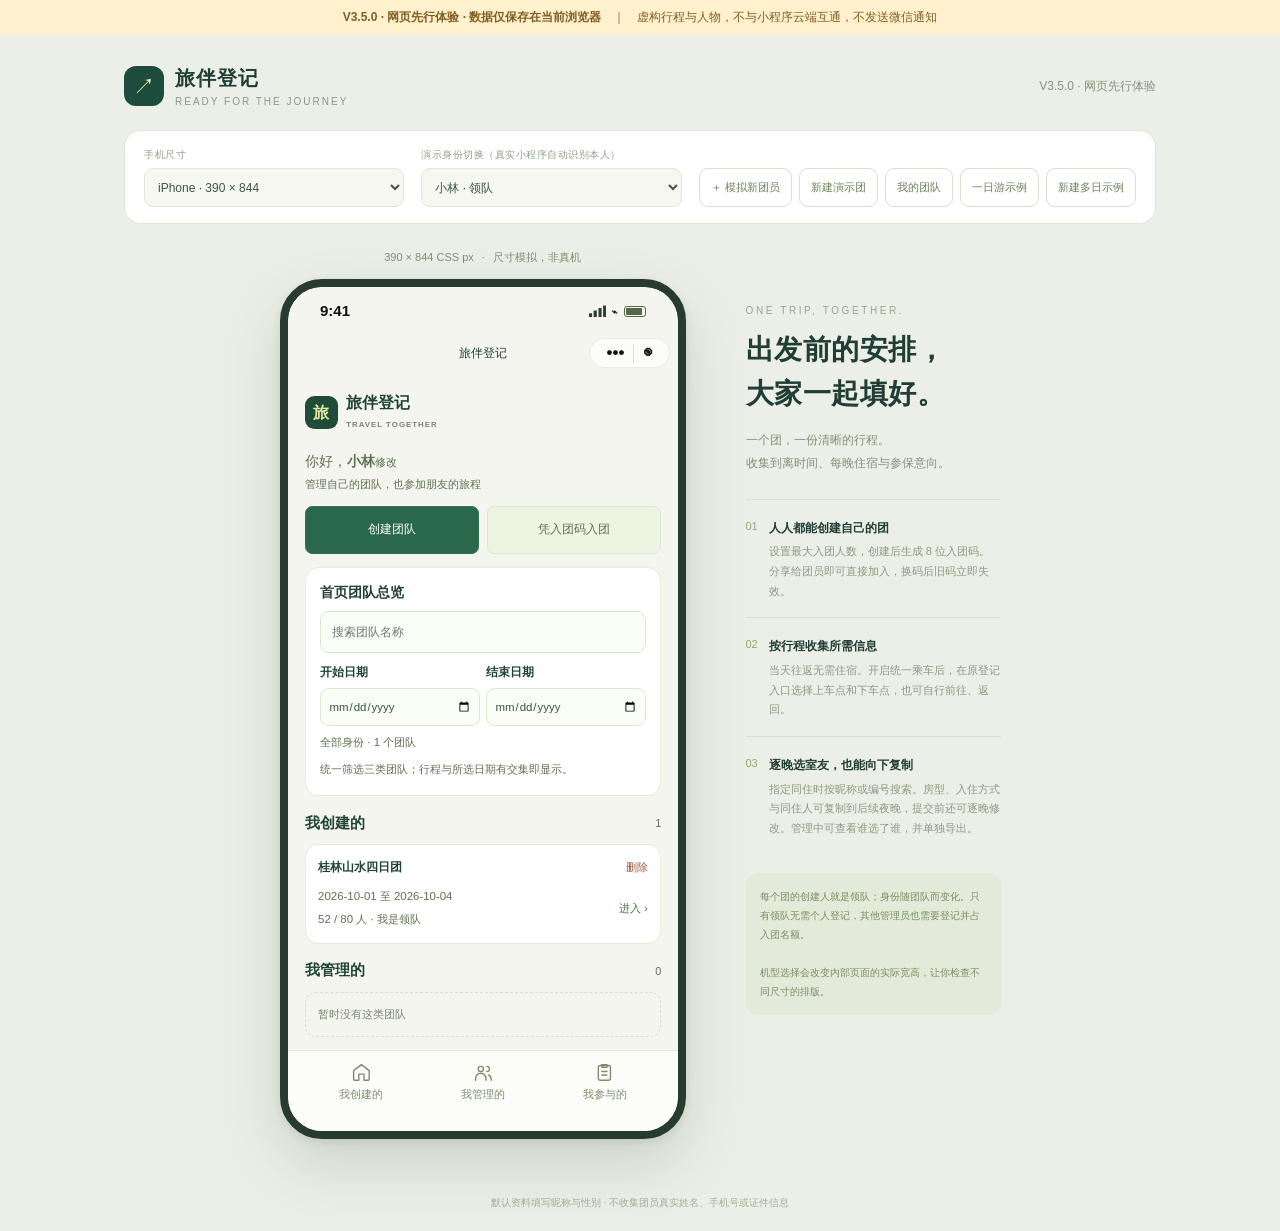
<file: lvban/index.html>
<!doctype html>
<html lang="zh-CN">
<head>
<meta charset="utf-8"><meta name="viewport" content="width=device-width,initial-scale=1"><meta name="theme-color" content="#173e36"><title>旅伴登记 V3.5.0 · 电脑体验版</title>
<style>
*{box-sizing:border-box}body{margin:0;background:#ecefe7;color:#203e35;font:14px/1.6 -apple-system,BlinkMacSystemFont,"PingFang SC","Microsoft YaHei",sans-serif}button,select{font:inherit}button{cursor:pointer}.demo-strip{background:#fff1ce;color:#825e22;text-align:center;font-size:12px;padding:8px 16px}.host-header{max-width:1080px;margin:auto;padding:27px 24px 20px;display:flex;justify-content:space-between;align-items:center;gap:20px}.host-brand{display:flex;gap:11px;align-items:center}.host-symbol{display:flex;align-items:center;justify-content:center;width:40px;height:40px;background:#1d4c3c;color:#e5efa9;font-size:22px;border-radius:12px}.host-brand strong{font-size:20px;letter-spacing:1px}.host-brand small{display:block;color:#8a9985;font-size:10px;letter-spacing:2px}.host-caption{font-size:12px;color:#86937e}.controls{max-width:1032px;margin:0 auto 25px;background:#fff;border:1px solid #dfe5d8;border-radius:17px;padding:16px 19px;display:flex;gap:17px;align-items:end;flex-wrap:wrap}.control-field{flex:1;min-width:185px}.control-field label{display:block;font-size:10px;color:#91a086;margin-bottom:5px;letter-spacing:.5px}.control-field select{width:100%;background:#f5f7f0;border:1px solid #dfe7d9;border-radius:9px;padding:9px;color:#3c5942;font-size:12px;height:39px}.host-actions{display:flex;gap:7px;flex-wrap:wrap}.host-button{border:1px solid #d7e0d0;background:white;color:#6c825a;border-radius:9px;font-size:11px;height:39px;padding:8px 11px}.host-button:hover{background:#f3f7ed}.preview-layout{display:flex;max-width:1032px;margin:0 auto;justify-content:center;gap:60px;align-items:start;padding:0 16px 46px}.phone-column{flex-shrink:0}.viewport-note{font-size:11px;color:#81916f;display:flex;justify-content:center;gap:8px;margin-bottom:12px}.phone-stage{position:relative;margin:0 auto}.phone-shell{position:absolute;left:0;top:0;transform-origin:0 0;background:#283b30;border:8px solid #283b30;border-radius:42px;box-shadow:0 25px 60px #2c452329,0 3px 8px #2538251a;overflow:hidden}.phone-shell iframe{display:block;border:0;background:#f4f5ef;border-radius:33px}.guide{width:255px;margin-top:54px}.guide-overline{font-size:10px;letter-spacing:2.6px;color:#97a785}.guide h1{font-size:28px;line-height:1.55;letter-spacing:.5px;margin:9px 0 14px;font-weight:650}.guide-intro{font-size:12px;line-height:1.9;color:#839278;margin-bottom:24px}.guide-step{display:flex;gap:11px;padding:16px 0;border-top:1px solid #d8e2cc}.guide-number{color:#94a875;font-size:11px;padding-top:2px}.guide-step strong{font-size:12px;font-weight:600}.guide-step p{margin:4px 0 0;color:#8c9a80;font-size:11px;line-height:1.8}.guide-note{background:#e3ead9;border-radius:12px;padding:14px;margin-top:18px;font-size:10px;color:#788f62;line-height:1.9}.host-toast{position:fixed;bottom:20px;left:50%;transform:translateX(-50%);background:#1c4b39;color:#fff;border-radius:10px;padding:10px 18px;font-size:12px;z-index:10;max-width:90vw}.host-foot{text-align:center;color:#a3af95;font-size:10px;margin:10px 0 20px}@media(max-width:760px){.host-header{padding:20px 17px 16px}.host-caption{display:none}.host-brand strong{font-size:18px}.host-symbol{width:36px;height:36px}.controls{margin:0 16px 20px;padding:13px;gap:11px}.control-field{min-width:130px}.control-field select{font-size:11px}.host-actions{flex-basis:100%;justify-content:flex-end}.host-button{font-size:10px;height:31px;padding:5px 11px}.demo-strip{font-size:10px;padding:8px 10px}.guide{display:none}.preview-layout{padding:0 16px 30px}.viewport-note{font-size:10px}.host-foot{font-size:9px}}
</style>
<meta name="description" content="旅伴登记 V3.5.0，支持一日游、上下车点登记与提交记录，网页先行体验。仅使用浏览器本地演示数据。">
<link rel="icon" type="image/svg+xml" href="data:image/svg+xml,%3Csvg%20xmlns%3D%22http%3A%2F%2Fwww.w3.org%2F2000%2Fsvg%22%20viewBox%3D%220%200%2032%2032%22%3E%3Crect%20width%3D%2232%22%20height%3D%2232%22%20rx%3D%228%22%20fill%3D%22%23214b38%22%2F%3E%3Cpath%20d%3D%22M8%2023%2017%209m-7%201%207-1%204%207%22%20fill%3D%22none%22%20stroke%3D%22%23e1eca4%22%20stroke-width%3D%223%22%20stroke-linecap%3D%22round%22%20stroke-linejoin%3D%22round%22%2F%3E%3C%2Fsvg%3E">
</head>
<body>
<div class="demo-strip"><strong>V3.5.0 · 网页先行体验 · 数据仅保存在当前浏览器</strong>　｜　虚构行程与人物，不与小程序云端互通，不发送微信通知</div>
<header class="host-header"><div class="host-brand"><span class="host-symbol" aria-hidden="true">↗</span><div><strong>旅伴登记</strong><small>READY FOR THE JOURNEY</small></div></div><div class="host-caption">V3.5.0 · 网页先行体验</div></header>
<section class="controls" aria-label="演示控制"><div class="control-field"><label for="phone-model">手机尺寸</label><select id="phone-model"><option value="375,667">iPhone SE · 375 × 667</option><option value="390,844" selected>iPhone · 390 × 844</option><option value="430,932">iPhone 大屏 · 430 × 932</option><option value="360,800">Android · 360 × 800</option><option value="412,915">Android 大屏 · 412 × 915</option></select></div><div class="control-field"><label for="demo-identity">演示身份切换（真实小程序自动识别本人）</label><select id="demo-identity" aria-label="演示身份"><option>正在载入…</option></select></div><div class="host-actions"><button class="host-button" id="add-guest">＋ 模拟新团员</button><button class="host-button" id="new-trip">新建演示团</button><button class="host-button" id="history-demo">我的团队</button><button class="host-button" id="day-trip-demo">一日游示例</button><button class="host-button" id="reset-demo">新建多日示例</button></div></section>
<div class="preview-layout"><div class="phone-column"><div class="viewport-note"><span id="dimension-note">390 × 844 CSS px</span><span>·</span><span>尺寸模拟，非真机</span></div><div class="phone-stage" id="phone-stage"><div class="phone-shell" id="phone-shell"><iframe id="phone-app" title="旅伴登记手机应用" width="390" height="844"></iframe></div></div></div><aside class="guide"><div class="guide-overline">ONE TRIP, TOGETHER.</div><h1>出发前的安排，<br>大家一起填好。</h1><p class="guide-intro">一个团，一份清晰的行程。<br>收集到离时间、每晚住宿与参保意向。</p><div class="guide-step"><span class="guide-number">01</span><div><strong>人人都能创建自己的团</strong><p>设置最大入团人数，创建后生成 8 位入团码。分享给团员即可直接加入，换码后旧码立即失效。</p></div></div><div class="guide-step"><span class="guide-number">02</span><div><strong>按行程收集所需信息</strong><p>当天往返无需住宿。开启统一乘车后，在原登记入口选择上车点和下车点，也可自行前往、返回。</p></div></div><div class="guide-step"><span class="guide-number">03</span><div><strong>逐晚选室友，也能向下复制</strong><p>指定同住时按昵称或编号搜索。房型、入住方式与同住人可复制到后续夜晚，提交前还可逐晚修改。管理中可查看谁选了谁，并单独导出。</p></div></div><div class="guide-note">每个团的创建人就是领队；身份随团队而变化。只有领队无需个人登记，其他管理员也需要登记并占入团名额。<br><br>机型选择会改变内部页面的实际宽高，让你检查不同尺寸的排版。</div></aside></div>
<div class="host-foot">默认资料填写昵称与性别 · 不收集团员真实姓名、手机号或证件信息</div><div id="host-toast"></div>
<script id="tour-domain-source">(function (root, factory) {
  if (typeof module === 'object' && module.exports) module.exports = factory();
  else root.TourDomain = factory();
}(typeof globalThis !== 'undefined' ? globalThis : this, function () {
  'use strict';
  var DAY = 86400000, SECTIONS = ['travel','lodging','insurance'];
  var own = function (obj,key) { return Object.prototype.hasOwnProperty.call(obj,key); };
  var copy = function (value) { return JSON.parse(JSON.stringify(value)); };
  var now = function () { return new Date().toISOString(); };
  function fail(message) { throw new Error(message); }
  function object(value,label) { if (!value || typeof value !== 'object' || Array.isArray(value)) fail(label+'格式错误'); return value; }
  function text(value,label,max,optional) {
    if (optional && (value === undefined || value === null)) return '';
    if (typeof value !== 'string') fail(label+'格式错误');
    var clean=value.trim();
    if ((!optional&&!clean)||clean.length>max||/[\u0000-\u0008\u000b\u000c\u000e-\u001f]/.test(clean)) fail(label+'不能为空且不能超过'+max+'字');
    return clean;
  }
  function genderValue(value) { if(!['male','female'].includes(value)) fail('请选择性别（男或女）'); return value; }
  function validId(id) { if (typeof id !== 'string'||!/^[A-Za-z0-9_-]{1,80}$/.test(id)||['__proto__','constructor','prototype'].includes(id)) fail('成员标识无效'); }
  function schema(trip) { if (!trip||trip.schemaVersion!==2) fail('此行程为旧版数据，请联系创建者新建 V2 行程；暂不支持自动迁移'); if(trip.deletedAt) fail('此旅行团已删除'); if(trip.rolesVersion!==3) migrateTrip(trip); }
  function dateValue(value) {
    if (typeof value!=='string'||!/^\d{4}-\d{2}-\d{2}$/.test(value)) fail('日期格式应为 YYYY-MM-DD');
    var valueMs=Date.parse(value+'T00:00:00.000Z');
    if (!Number.isFinite(valueMs)||new Date(valueMs).toISOString().slice(0,10)!==value) fail('日期不存在');
    return valueMs;
  }
  function datesBetween(start,end) {
    var first=dateValue(start), count=(dateValue(end)-first)/DAY;
    if(count<0||count>31) fail('行程需为 1 至 32 天（0 至 31 个住宿夜晚），结束日期不能早于开始日期');
    var dates=[]; for(var i=0;i<count;i++) dates.push(new Date(first+i*DAY).toISOString().slice(0,10)); return dates;
  }
  // Browser-first V3.5 data contract. Keep submitted stop snapshots immutable;
  // resolve against current stops only for current views, filtering and exports.
  function boardingConfig(trip) {
    var stored=trip&&trip.boarding||{};
    return {enabled:stored.enabled===true,outbound:Array.isArray(stored.outbound)?copy(stored.outbound):[],inbound:Array.isArray(stored.inbound)?copy(stored.inbound):[]};
  }
  function boardingStopId(id) {
    if(typeof id!=='string'||!/^[A-Za-z0-9_-]{1,40}$/.test(id)||['__proto__','constructor','prototype','all','self','unfilled'].includes(id))fail('上下车站点标识无效');
    return id;
  }
  function validateBoarding(input,start,end) {
    object(input,'上下车安排');
    if(Object.keys(input).some(function(key){return !['enabled','outbound','inbound'].includes(key);}))fail('上下车安排包含不支持的字段');
    if(typeof input.enabled!=='boolean')fail('请选择是否统一乘车');
    var result={enabled:input.enabled,outbound:[],inbound:[]},ids={};
    ['outbound','inbound'].forEach(function(direction){
      var stops=input[direction]===undefined?[]:input[direction],label=direction==='outbound'?'去程上车':'返程下车';
      if(!Array.isArray(stops)||stops.length>20||(input.enabled&&!stops.length))fail(label+'点需填写 1 至 20 个');
      result[direction]=stops.map(function(stop){
        object(stop,label+'点');
        if(Object.keys(stop).some(function(key){return !['id','name','date','time','unknown','note'].includes(key);}))fail(label+'点包含不支持的字段');
        var id=boardingStopId(stop.id);if(own(ids,id))fail('上下车站点标识不可重复');ids[id]=true;
        dateValue(stop.date);if(input.enabled&&(stop.date<start||stop.date>end))fail(label+'日期必须在团队行程日期内');
        if(stop.unknown!==undefined&&typeof stop.unknown!=='boolean')fail(label+'时间待定格式错误');
        var unknown=stop.unknown===true,time=unknown?'':stop.time;
        if(!unknown&&(typeof time!=='string'||!/^([01]\d|2[0-3]):[0-5]\d$/.test(time)))fail(label+'时间应为 HH:mm，或选择时间待定');
        return {id:id,name:text(stop.name,label+'点名称',80),date:stop.date,time:time,unknown:unknown,note:text(stop.note,label+'点具体位置备注',200)};
      });
    });return result;
  }
  function boardingStatus(trip) {
    var config=boardingConfig(trip),issues=[];
    if(config.enabled){try{validateBoarding(config,trip.startDate,trip.endDate);}catch(error){issues.push(error.message);}}
    return {enabled:config.enabled,ready:!issues.length,issues:issues};
  }
  function requireBoardingReady(trip) {
    var status=boardingStatus(trip);if(!status.ready)fail('请先完善上下车安排：'+status.issues.join('；'));
  }
  function currentBoardingStop(trip,direction,stopId) {return boardingConfig(trip)[direction].find(function(stop){return stop.id===stopId;});}
  function boardingStopValid(trip,stop) {
    if(!stop)return false;
    try{dateValue(stop.date);return stop.date>=trip.startDate&&stop.date<=trip.endDate&&!!text(stop.name,'站点名称',80)&&!!text(stop.note,'具体位置备注',200)&&(stop.unknown===true||typeof stop.time==='string'&&/^([01]\d|2[0-3]):[0-5]\d$/.test(stop.time));}catch(error){return false;}
  }
  function boardingPointFilled(trip,point,direction) {
    if(!boardingConfig(trip).enabled||!point)return false;
    if(point.type==='self')return true;
    return point.type==='stop'&&boardingStopValid(trip,currentBoardingStop(trip,direction,point.stopId));
  }
  function boardingTravelFilled(trip,value) {return !!(value&&value.mode==='boarding'&&boardingStatus(trip).ready&&boardingPointFilled(trip,value.outbound,'outbound')&&boardingPointFilled(trip,value.inbound,'inbound'));}
  function stopSnapshot(stop) {return {type:'stop',stopId:stop.id,name:stop.name,date:stop.date,time:stop.time||'',unknown:stop.unknown===true,note:stop.note};}
  function validateBoardingTravel(trip,value) {
    requireBoardingReady(trip);
    if(value.mode!=='boarding')fail('本团已启用统一乘车，请重新选择上下车安排');
    var result={mode:'boarding'};
    ['outbound','inbound'].forEach(function(direction){
      var point=object(value[direction],direction==='outbound'?'去程上车选择':'返程下车选择');
      if(point.type==='self'){result[direction]={type:'self'};return;}
      if(point.type!=='stop')fail('请选择领队提供的上下车点，或选择自行前往／返回');
      var stop=currentBoardingStop(trip,direction,point.stopId);if(!stop)fail('所选上下车点已取消或不存在，请重新选择');
      result[direction]=stopSnapshot(stop);
    });return result;
  }
  function resolveTravel(trip,value) {
    if(value===undefined||value===null)return value;
    var result=copy(value);if(result.mode!=='boarding')return result;
    if(!boardingConfig(trip).enabled)result.modeMismatch=true;
    ['outbound','inbound'].forEach(function(direction){
      var point=result[direction];if(!point||point.type!=='stop')return;
      var stop=currentBoardingStop(trip,direction,point.stopId);
      if(!stop){point.missing=true;return;}
      result[direction]=stopSnapshot(stop);if(!boardingStopValid(trip,stop))result[direction].invalid=true;
    });return result;
  }
  function submissionAnswer(value) {
    if(!value||value.mode!=='boarding')return value;
    var answer={mode:'boarding'};['outbound','inbound'].forEach(function(direction){var point=value[direction];answer[direction]=point&&point.type==='stop'?{type:'stop',stopId:point.stopId}:point&&{type:point.type};});return answer;
  }
  function adminOf(trip,id) { schema(trip); if(!own(trip.admins,id)) fail('仅管理员可操作'); return trip.admins[id]; }
  function memberOf(trip,id,active) {
    schema(trip); if(!own(trip.members,id)) fail('请先申请加入此旅行团');
    var member=trip.members[id];
    if(member.status==='removed') fail('你已被移出此团，请联系管理员恢复');
    if(active&&member.status!=='active') fail('请等待管理员通过入团申请'); return member;
  }
  function orderedMembers(trip,active) {
    return Object.keys(trip.members).map(function(id,index){return {member:trip.members[id],index:index};})
      .filter(function(entry){return !active||entry.member.status==='active';})
      .sort(function(a,b){return a.member.joinedAt.localeCompare(b.member.joinedAt)||a.index-b.index;})
      .map(function(entry){return entry.member;});
  }
  function nightFor(member,date) { return member.sections.lodging&&member.sections.lodging.find(function(night){return night.date===date;})||null; }
  function sectionName(section) { if(!SECTIONS.includes(section)) fail('登记阶段无效'); return section; }
  function lodgingReady(nights,alreadyOpen,purpose) {
    var placeholders=['待定','未定','待确认','未确认','待安排','暂未确定'];
    var missing=nights.filter(function(night){
      return !night.place.trim()||!night.hotel.trim()||placeholders.includes(night.hotel.replace(/\s/g,''));
    });
    if(missing.length) fail((purpose?purpose+'前，请先确定并填写每晚住宿地点和酒店；':(alreadyOpen?'住宿收集中不能清空地点或酒店、改为待定；请先关闭住宿收集。':'')+'请先确定并填写每晚住宿地点和酒店，再开放住宿收集；')+'尚未完成：'+missing.map(function(night){return night.date;}).join('、'));
  }
  function transportOptions(route) {
    route=route||{};
    if(Array.isArray(route.options)) return copy(route.options);
    if(!route.suggestion&&!route.saleAt) return [];
    return [{id:'legacy',type:'train',code:'',suggestion:route.suggestion||'',saleAt:route.saleAt||'',advanceMinutes:route.advanceMinutes===undefined?30:route.advanceMinutes}];
  }
  function transportRoute(route) {
    route=route||{};
    return {suggestion:route.suggestion||'',options:transportOptions(route),version:Number.isSafeInteger(route.version)&&route.version>=0?route.version:0};
  }
  function saleTime(value) {
    if(value===undefined) return '';
    if(typeof value!=='string'||(value!==''&&!/^\d{4}-\d{2}-\d{2}T([01]\d|2[0-3]):[0-5]\d$/.test(value))) fail('开售时间应为北京时间 YYYY-MM-DDTHH:mm');
    if(value) dateValue(value.slice(0,10));return value;
  }
  function advanceMinutes(value) {
    if(value===undefined) return 30;
    if(!Number.isInteger(value)||value<5||value>1440) fail('提醒提前量需为 5 至 1440 分钟');return value;
  }
  function validateTransportOptions(options) {
    if(!Array.isArray(options)||options.length>12) fail('每个方向最多填写 12 条交通推荐');
    var ids=new Set();
    return options.map(function(option){
      object(option,'交通推荐');
      if(Object.keys(option).some(function(key){return !['id','type','code','suggestion','saleAt','advanceMinutes'].includes(key);})) fail('交通推荐字段无效');
      if(typeof option.id!=='string'||!/^[A-Za-z0-9_-]{1,40}$/.test(option.id)||['__proto__','constructor','prototype'].includes(option.id)||ids.has(option.id)) fail('交通推荐标识无效或重复');
      ids.add(option.id);
      if(!['train','flight'].includes(option.type)) fail('交通类型请选择火车或飞机');
      var saleAt=saleTime(option.saleAt);
      if(option.type==='flight'&&saleAt) fail('机票建议不设置火车开售时间');
      return {id:option.id,type:option.type,code:text(option.code,'车次或航班',60,true),suggestion:text(option.suggestion,'交通建议',500,true),saleAt:saleAt,advanceMinutes:advanceMinutes(option.advanceMinutes)};
    });
  }
  function validateCharterVehicles(vehicles) {
    if(!Array.isArray(vehicles)||vehicles.length>20) fail('包车信息需为车辆列表，最多填写 20 辆车');
    var ids=new Set(),plates=new Set();
    return Array.from(vehicles).map(function(vehicle,index){
      object(vehicle,'包车信息');
      if(Object.keys(vehicle).some(function(key){return !['id','plate','driverName','driverPhone'].includes(key);})) fail('包车信息包含不支持的字段');
      if(typeof vehicle.id!=='string'||!/^[A-Za-z0-9_-]{1,40}$/.test(vehicle.id)||['__proto__','constructor','prototype'].includes(vehicle.id)||ids.has(vehicle.id)) fail('包车车辆标识无效或重复');
      var label='第 '+(index+1)+' 辆车：',plate=text(vehicle.plate,label+'车牌号',20).replace(/\s/g,'').toUpperCase();
      if(!plate||plate.length>20) fail(label+'车牌号不能为空且不能超过 20 字');
      if(plates.has(plate)) fail('车牌号重复，请核对包车信息');
      var driverName=text(vehicle.driverName,label+'司机姓名',32),driverPhone=text(vehicle.driverPhone,label+'司机电话',30);
      if(!/^\+?[0-9 ()-]+$/.test(driverPhone)||driverPhone.replace(/\D/g,'').length<6||driverPhone.replace(/\D/g,'').length>20) fail(label+'司机电话请填写有效的手机、座机或国际电话号码');
      ids.add(vehicle.id);plates.add(plate);
      return {id:vehicle.id,plate:plate,driverName:driverName,driverPhone:driverPhone};
    });
  }
  function validateTicketReminders(reminders) {
    if(!Array.isArray(reminders)||reminders.length>50) fail('门票预约提醒需为列表，最多填写 50 条');
    var ids=new Set();
    return Array.from(reminders).map(function(reminder,index){
      object(reminder,'门票预约提醒');
      if(Object.keys(reminder).some(function(key){return !['id','name','purchaseChannel','purchaseHint','advance','notes'].includes(key);})) fail('门票预约提醒包含不支持的字段');
      if(typeof reminder.id!=='string'||!/^[A-Za-z0-9_-]{1,40}$/.test(reminder.id)||['__proto__','constructor','prototype'].includes(reminder.id)||ids.has(reminder.id)) fail('门票预约提醒标识无效或重复');
      ids.add(reminder.id);var label='第 '+(index+1)+' 条门票提醒：';
      // Accept V2.9 clients without discarding either of their historical fields.
      // The 800-character limit preserves both old fields without truncation.
      var hint=own(reminder,'purchaseHint')?text(reminder.purchaseHint,label+'购买提示',800,true):[text(reminder.advance,label+'提前购买说明',120,true),text(reminder.notes,label+'重要提示',500,true)].filter(Boolean).join('\n');
      return {id:reminder.id,name:text(reminder.name,label+'门票名称',80),purchaseChannel:text(reminder.purchaseChannel,label+'购买渠道',300),purchaseHint:hint};
    });
  }
  function ticketReminderView(reminder) {
    var hint=own(reminder,'purchaseHint')?reminder.purchaseHint:[reminder.advance,reminder.notes].filter(function(value){return typeof value==='string'&&value.trim();}).map(function(value){return value.trim();}).join('\n');
    return {id:reminder.id,name:reminder.name,purchaseChannel:reminder.purchaseChannel,purchaseHint:typeof hint==='string'?hint:''};
  }
  var NOTICE_TEXT={basic:'团队信息已更新，请查看最新安排。',itinerary:'行程安排已更新，请查看最新安排。',hotels:'酒店信息已更新，请查看最新安排。',transport:'交通推荐已更新，请查看最新安排。',charter:'包车信息已更新，请查看最新安排。',tickets:'门票预约提醒已更新，请查看最新安排。'};
  var NOTICE_TITLE={basic:'团队信息已更新',itinerary:'行程安排已更新',hotels:'酒店信息已更新',transport:'交通推荐已更新',charter:'包车信息已更新',tickets:'门票预约提醒已更新'};
  var SECTION_LABEL={enrollment:'团员登记',travel:'到离时间',lodging:'住宿',insurance:'参保意向'};
  function announcementActor(trip,actorId) {
    schema(trip);validId(actorId);
    return actorId===trip.ownerId?adminOf(trip,actorId):memberOf(trip,actorId,true);
  }
  function announcementId(value) {
    if(typeof value!=='string'||!/^[A-Za-z0-9_-]{1,80}$/.test(value)||['__proto__','constructor','prototype'].includes(value))fail('公告标识无效');
    return value;
  }
  function announcementText(value,label,max) {
    if(typeof value!=='string')fail('请填写'+label);
    var clean=value.trim();
    if(!clean||Array.from(clean).length>max||/[\u0000-\u0008\u000b\u000c\u000e-\u001f]/.test(clean))fail(label+'需为 1 至 '+max+' 字');
    return clean;
  }
  function visibleAnnouncement(entry,actorId) {return !entry.recipientId||entry.recipientId===actorId;}
  // Receipts are generated from validated persisted fields within the same save.
  // A later save or retry cannot rewrite the before/after values of an old receipt.
  function noticeSnapshot(trip) {
    var out={basic:[],itinerary:[],hotels:[],transport:[],charter:[],tickets:[]};
    function add(category,field,label,value){out[category].push({field:field,label:label,value:value===undefined||value===null?'':String(value)});}
    add('basic','name','团队名称',trip.name);add('basic','startDate','开始日期',trip.startDate);add('basic','endDate','结束日期',trip.endDate);
    trip.itinerary.forEach(function(day){add('itinerary','itinerary.'+day.date,day.date+' 行程安排',day.plan);});
    trip.nights.forEach(function(night){[['place','住宿地点'],['hotel','酒店'],['address','酒店地址']].forEach(function(pair){add('hotels','nights.'+night.date+'.'+pair[0],night.date+' '+pair[1],night[pair[0]]);});});
    ['outbound','inbound'].forEach(function(direction){
      var route=transportRoute(trip.transport[direction]),label=direction==='outbound'?'去程':'返程';add('transport',direction+'.suggestion',label+'交通说明',route.suggestion);
      route.options.forEach(function(option,index){[['type','类型'],['code','车次／航班'],['suggestion','交通建议'],['saleAt','开售时间'],['advanceMinutes','提醒提前分钟']].forEach(function(pair){var value=option[pair[0]];if(pair[0]==='type')value=value==='flight'?'飞机':'火车';add('transport',direction+'.'+option.id+'.'+pair[0],label+'推荐 '+(index+1)+' '+pair[1],value);});});
    });
    (trip.charterVehicles||[]).forEach(function(vehicle,index){[['plate','车牌号'],['driverName','司机姓名'],['driverPhone','司机电话']].forEach(function(pair){add('charter','charter.'+vehicle.id+'.'+pair[0],'包车 '+(index+1)+' '+pair[1],vehicle[pair[0]]);});});
    var boarding=boardingConfig(trip);add('charter','boarding.enabled','往返登记方式',boarding.enabled?'统一乘车':'自主到达与离开');
    ['outbound','inbound'].forEach(function(direction){boarding[direction].forEach(function(stop,index){var label=(direction==='outbound'?'去程上车':'返程下车')+'点 '+(index+1);[['name','名称'],['date','日期'],['time','时间'],['note','具体位置备注']].forEach(function(pair){add('charter','boarding.'+direction+'.'+stop.id+'.'+pair[0],label+' '+pair[1],pair[0]==='time'&&stop.unknown?'待定':stop[pair[0]]);});});});
    (trip.ticketReminders||[]).map(ticketReminderView).forEach(function(ticket,index){[['name','门票名称'],['purchaseChannel','购买渠道'],['purchaseHint','购买提示']].forEach(function(pair){add('tickets','tickets.'+ticket.id+'.'+pair[0],'门票 '+(index+1)+' '+pair[1],ticket[pair[0]]);});});
    return out;
  }
  function changeView(receipt) {return {changeId:receipt.changeId,category:receipt.category,title:receipt.title,content:receipt.content,changes:copy(receipt.changes||[]),createdAt:receipt.createdAt};}
  function retainChange(trip,actorId,category,changes,content) {
    var changeId='c_'+sha256(JSON.stringify([trip.id,actorId,trip.revision,category])).slice(0,40),title=content||NOTICE_TITLE[category];
    var entry={changeId:changeId,actorId:actorId,revision:trip.revision,category:category,title:title,content:content||NOTICE_TEXT[category],changes:copy(changes),createdAt:now()};
    var receipts=(trip.announcementChanges||[]).concat(entry),bytes=JSON.stringify(receipts).length;
    // Expiry bounds internal drafts only; published historical snapshots remain intact.
    while(receipts.length>40||(bytes>180000&&receipts.length>1)){receipts.shift();bytes=JSON.stringify(receipts).length;}
    trip.announcementChanges=receipts;
  }
  function recordNoticeChanges(trip,actorId,before) {
    var after=noticeSnapshot(trip);
    Object.keys(after).forEach(function(category){
      var previous=before[category]||[],current=after[category],oldBy={},newBy={};previous.forEach(function(row){oldBy[row.field]=row;});current.forEach(function(row){newBy[row.field]=row;});
      var fields=Array.from(new Set(previous.concat(current).map(function(row){return row.field;}))),changes=[];
      fields.forEach(function(field){var old=oldBy[field],next=newBy[field],oldValue=old?old.value:'',nextValue=next?next.value:'';if(oldValue!==nextValue)changes.push({field:field,label:(next||old).label,before:oldValue,after:nextValue});});
      if(changes.length)retainChange(trip,actorId,category,changes,category==='charter'&&changes.some(function(change){return change.field.indexOf('boarding.')===0;})?'乘车安排已更新':undefined);
    });
  }
  function recordSwitchChange(trip,actorId,section,open) {retainChange(trip,actorId,section,[],(section==='travel'&&boardingConfig(trip).enabled?'上下车':SECTION_LABEL[section])+'信息已'+(open?'开放':'关闭')+'收集');}
  function announcementChangesSince(trip,actorId,revision) {
    adminOf(trip,actorId);
    return (trip.announcementChanges||[]).filter(function(receipt){return receipt.actorId===actorId&&receipt.revision>revision&&!receipt.publishedId;}).map(changeView);
  }
  function publicationSignature(entry) {
    if(entry.changeId)return sha256(JSON.stringify([entry.kind,entry.category,entry.changeId]));
    if(entry.source==='legacy'||!entry.source)return sha256(JSON.stringify([entry.kind,entry.category,entry.content]));
    return sha256(JSON.stringify([entry.kind,entry.category,entry.content,entry.title||'',entry.changeId||'']));
  }
  function publishAnnouncement(trip,actorId,input) {
    var actor=announcementActor(trip,actorId);object(input,'公告');
    if(Object.keys(input).some(function(key){return !['kind','category','title','content','changeId','clientRequestId'].includes(key);}))fail('公告包含不支持的字段');
    if(typeof input.clientRequestId!=='string'||!/^[A-Za-z0-9_-]{1,64}$/.test(input.clientRequestId)||['__proto__','constructor','prototype'].includes(input.clientRequestId))fail('发布请求标识无效，请重新提交');
    var content,title='',source='legacy',changes=[],change=null;
    var earlyKey=sha256(JSON.stringify([actorId,input.clientRequestId])),earlyReceipt=own(trip.announcementReceipts||{},earlyKey)?trip.announcementReceipts[earlyKey]:null;
    if(input.changeId&&earlyReceipt){
      adminOf(trip,actorId);announcementId(input.changeId);
      if(input.kind!=='notice'||input.content||input.title||earlyReceipt.signature!==sha256(JSON.stringify([input.kind,input.category,input.changeId])))fail('此发布请求已提交过不同内容，请重新发起');
      return trip;
    }
    if(input.kind==='notice') {
      adminOf(trip,actorId);
      if(input.category==='manual') {
        if(input.changeId)fail('手动公告不能关联修改记录');
        title=announcementText(input.title,'公告标题',60);content=announcementText(input.content,'公告内容',100);source='manual';
      } else {
        if((own(input,'content')&&input.content!==undefined&&input.content!=='')||(own(input,'title')&&input.title!==undefined&&input.title!==''))fail('系统变更公告由系统生成，请勿填写自定义内容');
        if(input.changeId) {
          announcementId(input.changeId);change=(trip.announcementChanges||[]).find(function(item){return item.changeId===input.changeId;});
          if(!change||change.actorId!==actorId||change.category!==input.category)fail('修改记录不存在或已过期，请查看最新信息后手动发布公告');
          content=change.content;title=change.title;changes=copy(change.changes);source='change';
        } else {
          if(typeof input.category!=='string'||!own(NOTICE_TEXT,input.category))fail('系统公告类型无效');
          content=NOTICE_TEXT[input.category];title=NOTICE_TITLE[input.category];
        }
      }
    } else if(input.kind==='request') {
      if(input.changeId||input.title)fail('团友信息不支持标题或修改记录');
      if(!['companion','carpool','other'].includes(input.category))fail('信息类型请选择约伴、约车或其他');
      content=announcementText(input.content,'公告内容',100);source='manual';
    } else fail('公告类型无效');
    var announcements=Array.isArray(trip.announcements)?trip.announcements:[],receipts=trip.announcementReceipts||{},key=sha256(JSON.stringify([actorId,input.clientRequestId]));
    var entry={kind:input.kind,category:input.category,title:title,content:content,source:source,changes:changes};if(change)entry.changeId=change.changeId;
    // Keep the V3.0 request signature so old request retries remain compatible.
    var signature=input.kind==='request'?sha256(JSON.stringify([input.kind,input.category,content])):publicationSignature(entry);
    var receipt=own(receipts,key)?receipts[key]:null,existing=announcements.find(function(item){return item.authorId===actorId&&item.clientRequestId===input.clientRequestId;});
    if(receipt||existing) {
      var priorSignature=receipt?receipt.signature:publicationSignature(existing);
      if(priorSignature!==signature)fail('此发布请求已提交过不同内容，请重新发起');
      return trip;
    }
    if(change&&change.publishedId)return trip;
    if(announcements.filter(function(item){return !item.recipientId;}).length>=200)fail('本团公告已达 200 条，请先删除不再需要的公告后重试');
    var id='a_'+sha256(JSON.stringify([trip.id,actorId,input.clientRequestId])).slice(0,40);
    Object.assign(entry,{id:id,authorId:actorId,authorName:actor.nickname,createdAt:now(),clientRequestId:input.clientRequestId});
    var nextReceipts=copy(receipts),reads=copy(trip.announcementReads||{}),mine=own(reads,actorId)&&Array.isArray(reads[actorId])?reads[actorId].slice():[];
    nextReceipts[key]={id:id,authorId:actorId,signature:signature};
    if(!mine.includes(id))mine.push(id);reads[actorId]=mine;
    trip.announcements=announcements.concat(entry);trip.announcementReceipts=nextReceipts;trip.announcementReads=reads;if(change){change.publishedId=id;change.changes=[];}trip.revision++;
    return trip;
  }
  function markAnnouncementsRead(trip,actorId,ids) {
    announcementActor(trip,actorId);
    if(!Array.isArray(ids)||ids.length>200)fail('已读公告列表格式错误');
    var clean=Array.from(ids).map(announcementId),announcements=Array.isArray(trip.announcements)?trip.announcements:[],existing=new Set(announcements.filter(function(item){return visibleAnnouncement(item,actorId);}).map(function(item){return item.id;})),reads=trip.announcementReads||{},mine=own(reads,actorId)&&Array.isArray(reads[actorId])?reads[actorId]:[],next=Array.from(new Set(mine.filter(function(id){return existing.has(id);}).concat(clean.filter(function(id){return existing.has(id);})))) ;
    if(JSON.stringify(next)!==JSON.stringify(mine)){var updated=copy(reads);updated[actorId]=next;trip.announcementReads=updated;}
    return trip;
  }
  function deleteAnnouncement(trip,actorId,id) {
    announcementActor(trip,actorId);announcementId(id);
    var announcements=Array.isArray(trip.announcements)?trip.announcements:[],entry=announcements.find(function(item){return item.id===id&&visibleAnnouncement(item,actorId);}),receipts=trip.announcementReceipts||{},receipt=!entry?Object.keys(receipts).map(function(key){return receipts[key];}).find(function(item){return item.id===id;}):null;
    if(!entry&&!receipt)fail('公告不存在或已删除');
    if(entry&&entry.source==='approval')fail('审批结果公告保留供本人查看');
    if(!own(trip.admins,actorId)&&(entry||receipt).authorId!==actorId)fail('仅发布者、领队或管理员可删除公告');
    if(!entry)return trip;
    var nextReceipts=copy(receipts),key=sha256(JSON.stringify([entry.authorId,entry.clientRequestId]));
    if(!own(nextReceipts,key))nextReceipts[key]={id:entry.id,authorId:entry.authorId,signature:entry.kind==='request'?sha256(JSON.stringify([entry.kind,entry.category,entry.content])):publicationSignature(entry)};
    var reads=copy(trip.announcementReads||{});Object.keys(reads).forEach(function(actor){if(Array.isArray(reads[actor]))reads[actor]=reads[actor].filter(function(value){return value!==id;});});
    trip.announcements=announcements.filter(function(item){return item.id!==id;});trip.announcementReceipts=nextReceipts;trip.announcementReads=reads;trip.revision++;
    return trip;
  }
  function approvalAnnouncement(trip,actorId,request) {
    var actor=trip.admins[actorId],role=actorId===trip.ownerId?'领队':'管理员',label=request.section==='travel'&&request.proposed&&request.proposed.mode==='boarding'?'上下车':SECTION_LABEL[request.section],decision=request.status==='approved'?'通过':'驳回',id='a_review_'+sha256(JSON.stringify([trip.id,request.id])).slice(0,40);
    var entries=Array.isArray(trip.announcements)?trip.announcements:[];if(entries.some(function(item){return item.id===id;}))return;
    var content=role+actor.nickname+'已'+decision+'你的'+label+'修改申请。'+(request.reviewNote?'\n'+(request.status==='rejected'?'驳回原因：':'审批说明：')+request.reviewNote:'');
    trip.announcements=entries.concat({id:id,kind:'notice',category:'approval',title:label+'修改申请已'+decision,content:content,source:'approval',changes:[],authorId:actorId,authorName:actor.nickname,recipientId:request.memberId,createdAt:request.reviewedAt,approval:{requestId:request.id,section:request.section,decision:request.status,reviewNote:request.reviewNote,actorRole:role}});
  }
  function announcementsView(trip,actorId,enabled) {
    if(!enabled)return [];
    var reads=trip.announcementReads||{},mine=own(reads,actorId)&&Array.isArray(reads[actorId])?reads[actorId]:[],isAdmin=own(trip.admins,actorId),visible=(Array.isArray(trip.announcements)?trip.announcements:[]).filter(function(item){return visibleAnnouncement(item,actorId);});
    var ordered=visible.filter(function(item){return item.kind!=='request';}).reverse().concat(visible.filter(function(item){return item.kind==='request';}).sort(function(a,b){return a.createdAt.localeCompare(b.createdAt);}));
    return ordered.map(function(item){var result={id:item.id,kind:item.kind,category:item.category,title:item.title||'',content:item.content,source:item.source||'legacy',changes:copy(item.changes||[]),authorId:item.authorId,authorName:item.authorName,createdAt:item.createdAt,isRead:mine.includes(item.id),canDelete:item.source!=='approval'&&(isAdmin||item.authorId===actorId)};if(item.approval)result.approval=copy(item.approval);return result;});
  }
  function pruneRequests(trip) {
    var terminal=trip.requests.filter(function(request){return request.status!=='pending';});
    var keep=new Set(terminal.slice(-300).map(function(request){return request.id;}));
    trip.requests=trip.requests.filter(function(request){return request.status==='pending'||keep.has(request.id);});
  }
  function supersede(trip,section,memberId) {
    trip.requests.forEach(function(request){ if(request.status==='pending'&&(!section||request.section===section)&&(!memberId||request.memberId===memberId)) { request.status='superseded'; request.reviewedAt=now(); } });
    Object.keys(trip.members).forEach(function(id){if(!memberId||id===memberId)reconcileSubmissionHistory(trip,trip.members[id]);});
    pruneRequests(trip);
  }
  function sha256(string) {
    var constants = [0x428a2f98,0x71374491,0xb5c0fbcf,0xe9b5dba5,0x3956c25b,0x59f111f1,0x923f82a4,0xab1c5ed5,0xd807aa98,0x12835b01,0x243185be,0x550c7dc3,0x72be5d74,0x80deb1fe,0x9bdc06a7,0xc19bf174,0xe49b69c1,0xefbe4786,0x0fc19dc6,0x240ca1cc,0x2de92c6f,0x4a7484aa,0x5cb0a9dc,0x76f988da,0x983e5152,0xa831c66d,0xb00327c8,0xbf597fc7,0xc6e00bf3,0xd5a79147,0x06ca6351,0x14292967,0x27b70a85,0x2e1b2138,0x4d2c6dfc,0x53380d13,0x650a7354,0x766a0abb,0x81c2c92e,0x92722c85,0xa2bfe8a1,0xa81a664b,0xc24b8b70,0xc76c51a3,0xd192e819,0xd6990624,0xf40e3585,0x106aa070,0x19a4c116,0x1e376c08,0x2748774c,0x34b0bcb5,0x391c0cb3,0x4ed8aa4a,0x5b9cca4f,0x682e6ff3,0x748f82ee,0x78a5636f,0x84c87814,0x8cc70208,0x90befffa,0xa4506ceb,0xbef9a3f7,0xc67178f2];
    var hash = [0x6a09e667,0xbb67ae85,0x3c6ef372,0xa54ff53a,0x510e527f,0x9b05688c,0x1f83d9ab,0x5be0cd19];
    // JSON.stringify escapes lone surrogates, so signatures are valid UTF-8.
    var bytes = unescape(encodeURIComponent(string)).split('').map(function (c) { return c.charCodeAt(0); });
    var bits = bytes.length * 8;
    bytes.push(128);
    while (bytes.length % 64 !== 56) bytes.push(0);
    for (var pad = 7; pad >= 0; pad--) bytes.push(pad >= 4 ? 0 : (bits >>> (pad * 8)) & 255);
    var rotate = function (n, count) { return (n >>> count) | (n << (32 - count)); };
    for (var block = 0; block < bytes.length; block += 64) {
      var words = [];
      for (var w = 0; w < 16; w++) words[w] = (bytes[block + w * 4] << 24) | (bytes[block + w * 4 + 1] << 16) | (bytes[block + w * 4 + 2] << 8) | bytes[block + w * 4 + 3];
      for (var j = 16; j < 64; j++) {
        var s0 = rotate(words[j - 15], 7) ^ rotate(words[j - 15], 18) ^ (words[j - 15] >>> 3);
        var s1 = rotate(words[j - 2], 17) ^ rotate(words[j - 2], 19) ^ (words[j - 2] >>> 10);
        words[j] = (words[j - 16] + s0 + words[j - 7] + s1) | 0;
      }
      var a=hash[0],b=hash[1],c=hash[2],d=hash[3],e=hash[4],f=hash[5],g=hash[6],h=hash[7];
      for (var round = 0; round < 64; round++) {
        var upper = rotate(e,6) ^ rotate(e,11) ^ rotate(e,25);
        var choice = (e & f) ^ (~e & g);
        var t1 = (h + upper + choice + constants[round] + words[round]) | 0;
        var lower = rotate(a,2) ^ rotate(a,13) ^ rotate(a,22);
        var majority = (a & b) ^ (a & c) ^ (b & c);
        var t2 = (lower + majority) | 0;
        h=g;g=f;f=e;e=(d+t1)|0;d=c;c=b;b=a;a=(t1+t2)|0;
      }
      [a,b,c,d,e,f,g,h].forEach(function (value, index) { hash[index] = (hash[index] + value) | 0; });
    }
    return hash.map(function (value) { return (value >>> 0).toString(16).padStart(8, '0'); }).join('');
  }
  function invalidate(trip) {
    Object.keys(trip.roomAssignments||{}).forEach(function(date){
      if(!trip.nights.some(function(night){return night.date===date;})){delete trip.roomAssignments[date];return;}
      var assignment=trip.roomAssignments[date],eligible=assignableMembers(trip,date).map(function(person){return person.id;});
      if(!assignment.pendingReasons)assignment.pendingReasons={};
      assignment.rooms=assignment.rooms.filter(function(room){
        if(room.memberIds.every(function(id){return eligible.includes(id);}))return true;
        room.memberIds.forEach(function(id){if(eligible.includes(id))assignment.pendingReasons[id]='原室友住宿情况已变化，待安排';});
        return false;
      });
    });
    Object.keys(trip.roomPairs||{}).forEach(function(date){
      if(!trip.nights.some(function(night){return night.date===date;})||trip.roomPairs[date].signature!==autoPoolSignature(trip,date))delete trip.roomPairs[date];
    });
    var confirmationDates=Object.keys(trip.confirmations);
    if(!confirmationDates.length)return;
    var companions=leaderCompanions(trip);
    confirmationDates.forEach(function(date){
      if(!trip.nights.some(function(night){return night.date===date;})||trip.confirmations[date].signature!==buildPlan(trip,date,companions).signature) delete trip.confirmations[date];
    });
  }
  function newMember(id,nickname,joinedAt,gender) {return {id:id,nickname:nickname,gender:gender,status:'active',joinedAt:joinedAt||now(),sections:{travel:null,lodging:null,insurance:null},sectionVersions:{travel:0,lodging:0,insurance:0}};}
  function activeCount(trip) {return Object.keys(trip.members).filter(function(id){return id!==trip.ownerId&&trip.members[id].status==='active';}).length;}
  function maximum(value,trip) {
    var count=trip?activeCount(trip):0,ceiling=Math.max(100,count);
    if(!Number.isSafeInteger(value)||value<1||value>ceiling) fail('最大入团人数需为 1 至 '+ceiling+' 的整数');
    if(value<count) fail('最大入团人数不能少于已入团人数（'+count+' 人）');return value;
  }
  function codeValue(code) {if(typeof code!=='string'||!/^\d{8}$/.test(code)) fail('入团码应为 8 位数字');return code;}
  function migrateTrip(trip,joinCode) {
    if(!trip||trip.schemaVersion!==2) fail('此行程为旧版数据，请联系创建者新建 V2 行程；暂不支持自动迁移');
    if(trip.deletedAt) fail('此旅行团已删除');
    if(joinCode!==undefined) codeValue(joinCode);
    var changed=false;
    if(trip.rolesVersion!==3) {
      Object.keys(trip.members).forEach(function(id){if(trip.members[id].status==='pending')trip.members[id].status='active';});
      Object.keys(trip.admins).forEach(function(id){
        if(id===trip.ownerId)return;
        if(!own(trip.members,id))trip.members[id]=newMember(id,trip.admins[id].nickname,trip.createdAt,trip.admins[id].gender);
        trip.members[id].status='active';trip.admins[id].nickname=trip.members[id].nickname;
      });
      trip.rolesVersion=3;trip.recordType='trip';
      trip.maxMembers=Math.max(Number.isSafeInteger(trip.maxMembers)&&trip.maxMembers>0?trip.maxMembers:100,activeCount(trip));
      trip.createdAt=trip.createdAt||now();changed=true;
    }
    if(!trip.joinCode&&joinCode!==undefined){trip.joinCode=joinCode;changed=true;}
    if(changed){trip.revision++;invalidate(trip);}return trip;
  }
  function setMaxMembers(trip,actorId,value) {adminOf(trip,actorId);var next=maximum(value,trip);if(trip.maxMembers!==next){trip.maxMembers=next;trip.revision++;}return trip;}
  function rotateJoinCode(trip,actorId,code) {adminOf(trip,actorId);codeValue(code);if(code===trip.joinCode)fail('新入团码不能与旧码相同');trip.joinCode=code;trip.revision++;return trip;}
  function deleteTrip(trip,actorId) {adminOf(trip,actorId);if(actorId!==trip.ownerId)fail('仅领队（创建者）可删除旅行团');trip.deletedAt=now();trip.enrollmentOpen=false;trip.adminInviteCode='';trip.revision++;return trip;}
  function setAdmin(trip,actorId,targetId,enabled) {
    adminOf(trip,actorId);validId(targetId);if(typeof enabled!=='boolean')fail('管理员设置格式错误');
    if(targetId===trip.ownerId)fail('不能更改领队（创建者）的身份');
    var member=memberOf(trip,targetId,true);
    if(own(trip.admins,targetId)===enabled)return trip;
    if(enabled)trip.admins[targetId]={id:targetId,nickname:member.nickname,gender:member.gender};else delete trip.admins[targetId];
    trip.revision++;return trip;
  }
  function createTrip(input,ownerId,tripId) {
    object(input,'行程'); validId(ownerId); validId(tripId);
    var dates=datesBetween(input.startDate,input.endDate), nickname=text(input.nickname,'微信昵称',32), gender=genderValue(input.gender), maxMembers=maximum(input.maxMembers), joinCode=codeValue(input.joinCode);
    var trip={schemaVersion:2,rolesVersion:3,recordType:'trip',createdAt:now(),maxMembers:maxMembers,joinCode:joinCode,id:tripId,name:text(input.name,'行程名称',80),startDate:input.startDate,endDate:input.endDate,ownerId:ownerId,
      leaderName:input.leaderName===undefined?nickname:text(input.leaderName,'领队称呼',32),admins:{},adminInviteCode:'',members:{},
      nights:dates.map(function(date){return {date:date,place:'',hotel:''};}),
      itinerary:dates.concat(input.endDate).map(function(date){return {date:date,plan:''};}),
      transport:{outbound:{suggestion:'',options:[],version:0},inbound:{suggestion:'',options:[],version:0}},charterVehicles:[],ticketReminders:[],announcements:[],announcementReads:{},
      enrollmentOpen:true,stages:{travel:'pending',lodging:'pending',insurance:'pending'},requests:[],confirmations:{},revision:0};
    trip.admins[ownerId]={id:ownerId,nickname:nickname,gender:gender};
    if(own(input,'initialUpdates')) {
      var initial=object(input.initialUpdates,'导入内容'),fields=Object.keys(initial);
      if(fields.some(function(key){return !['itinerary','nights','transport'].includes(key);})) fail('导入内容仅可包含行程安排、住宿设置和交通建议');
      // Apply the complete draft before returning; callers cannot persist a half-imported trip.
      if(fields.length) updateTrip(trip,ownerId,initial);
    }
    return trip;
  }
  function rename(trip,id,nickname,gender) {
    schema(trip);var clean=text(nickname,'微信昵称',32),cleanGender=genderValue(gender),person=id===trip.ownerId?adminOf(trip,id):memberOf(trip,id,false);
    if(person.nickname!==clean||person.gender!==cleanGender||(id===trip.ownerId&&trip.leaderName!==clean)){
      person.nickname=clean;person.gender=cleanGender;
      if(own(trip.admins,id)){trip.admins[id].nickname=clean;trip.admins[id].gender=cleanGender;}
      if(id===trip.ownerId)trip.leaderName=clean;trip.revision++;invalidate(trip);
    }return trip;
  }
  function joinTrip(trip,id,nickname,gender) {
    schema(trip);validId(id);var clean=text(nickname,'微信昵称',32),cleanGender=genderValue(gender);
    if(own(trip.admins,id)||own(trip.members,id)){if(id!==trip.ownerId)memberOf(trip,id,true);return trip;}
    if(trip.enrollmentOpen===false)fail('团员登记已关闭，请联系管理员开放登记');
    if(activeCount(trip)>=trip.maxMembers||activeCount(trip)>=100)fail('本团人数已满，请联系领队或管理员调整人数上限');
    trip.members[id]=newMember(id,clean,undefined,cleanGender);trip.revision++;invalidate(trip);return trip;
  }
  function setAdminInvite(trip,actorId,code) {
    adminOf(trip,actorId);
    if(typeof code!=='string'||!/^[A-Fa-f0-9]{24}$/.test(code))fail('管理员邀请码格式无效');
    trip.adminInviteCode=code.toUpperCase();trip.revision++;return trip;
  }
  function joinAdmin(trip,id,nickname,code,gender) {
    schema(trip);validId(id);var clean=text(nickname,'微信昵称',32),cleanGender=genderValue(gender);
    if(own(trip.admins,id)){if(id!==trip.ownerId)memberOf(trip,id,true);return trip;}
    if(typeof code!=='string'||!trip.adminInviteCode||code.toUpperCase()!==trip.adminInviteCode)fail('管理员邀请码无效或已使用');
    // Administrator access is additional to membership; existing registrations are retained.
    joinTrip(trip,id,clean,cleanGender);var member=memberOf(trip,id,true);trip.admins[id]={id:id,nickname:member.nickname,gender:member.gender};trip.adminInviteCode='';trip.revision++;return trip;
  }
  function removeAdmin(trip,actorId,targetId) {return setAdmin(trip,actorId,targetId,false);}
  function setMemberStatus(trip,actorId,memberId,status) {
    adminOf(trip,actorId);if(!['active','removed'].includes(status))fail('团员状态无效');
    if(!own(trip.members,memberId))fail('团员不存在');
    if(own(trip.admins,memberId))fail('请先取消该成员的管理员身份，再移出团员');
    var member=trip.members[memberId];if(member.status===status)return trip;
    if(status==='active'&&(activeCount(trip)>=trip.maxMembers||activeCount(trip)>=100))fail('本团人数已满，请先调整人数上限');
    member.status=status;if(status==='removed')supersede(trip,null,memberId);
    trip.revision++;invalidate(trip);return trip;
  }
  function setStage(trip,actorId,section,status) {
    adminOf(trip,actorId);sectionName(section);
    if(section==='lodging'&&!trip.nights.length)fail('本次行程无需住宿，不需要开放或关闭住宿收集');
    if(status==='open'&&section==='travel'&&boardingConfig(trip).enabled)requireBoardingReady(trip);
    if(!['open','closed'].includes(status)) fail('阶段状态无效');
    if(status==='closed') {
      if(trip.stages[section]!=='open') fail('只能关闭当前开放的阶段');
    } else {
      if(section==='lodging') lodgingReady(trip.nights);
      if(section==='lodging')delete trip.lodgingClosedForExpansion;
      if(trip.stages[section]==='open') return trip;
      supersede(trip,section,null);
    }
    trip.stages[section]=status;trip.revision++;recordSwitchChange(trip,actorId,section,status==='open');return trip;
  }
  function setEnrollment(trip,actorId,open) {
    adminOf(trip,actorId);
    if(typeof open!=='boolean') fail('团员登记开关格式错误');
    if((trip.enrollmentOpen!==false)===open) return trip;
    trip.enrollmentOpen=open;trip.revision++;recordSwitchChange(trip,actorId,'enrollment',open);return trip;
  }
  function travelPoint(value,label) {
    if(value===undefined||value===null) fail('请填写预计'+label+'日期和时间，或明确选择时间待定');object(value,label);
    if(typeof value.unknown!=='boolean') fail(label+'待定状态格式错误');
    if(value.unknown) return {unknown:true,date:'',time:''};dateValue(value.date);
    if(typeof value.time!=='string'||!/^([01]\d|2[0-3]):[0-5]\d$/.test(value.time)) fail(label+'时间格式应为 HH:mm');
    return {unknown:false,date:value.date,time:value.time};
  }
  function validateSection(trip,id,section,value) {
    sectionName(section);
    if(section==='travel') {
      object(value,'往返登记');
      if(boardingConfig(trip).enabled)return validateBoardingTravel(trip,value);
      if(value.mode==='boarding')fail('本团登记方式已调整，请按当前到达与离开要求重新填写');
      var arrival=travelPoint(value.arrival,'到达'),departure=travelPoint(value.departure,'离开');
      if(!arrival.unknown&&!departure.unknown&&arrival.date+'T'+arrival.time>departure.date+'T'+departure.time) fail('离开时间不能早于到达时间');
      return {arrival:arrival,departure:departure,note:text(value.note,'到离备注',500,true)};
    }
    if(section==='insurance') {if(!['yes','no'].includes(value)) fail('请选择参保或不参保');return value;}
    if(!trip.nights.length)fail('本次行程无需住宿，无需提交住宿登记');
    if(!Array.isArray(value)||value.length!==trip.nights.length) fail('请逐晚选择住宿情况');
    var mapped={};
    value.forEach(function(entry){
      object(entry,'住宿信息');
      if(!trip.nights.some(function(night){return night.date===entry.date;})||own(mapped,entry.date)) fail('住宿日期重复或不属于本行程');
      if(!['king','twin','self'].includes(entry.room)) fail('请逐晚选择大床房、双床房或自理住宿');
      var mode=entry.mode===undefined?'single':entry.mode,partnerId='',hotel='';
      if(!['single','designated','auto'].includes(mode)) fail('住宿方式无效');
      if(mode==='auto'&&entry.room!=='twin') fail('自动拼房仅适用于双床房');
      if(entry.room==='self') {if(mode!=='single') fail('住宿自理不能选择拼房');hotel=text(entry.hotel,'自理酒店',80,true);}
      else if(mode==='designated') {
        if(typeof entry.partnerId!=='string'||entry.partnerId===id||!own(trip.members,entry.partnerId)||trip.members[entry.partnerId].status!=='active') fail('请选择本团其他有效团员作为室友');
        partnerId=entry.partnerId;
      }
      mapped[entry.date]={date:entry.date,room:entry.room,mode:mode,partnerId:partnerId,hotel:hotel};
    });
    return trip.nights.map(function(night){return mapped[night.date];});
  }
  function insuranceValue(value) {return value==='yes'||value==='no'?value:null;}
  function lodgingValue(entry) {return {date:entry.date,room:entry.room,mode:entry.mode,partnerId:entry.partnerId||'',hotel:entry.hotel||''};}
  function sectionFilled(trip,member,section) {
    if(section==='insurance')return insuranceValue(member.sections.insurance)!==null;
    if(section==='lodging')return !trip.nights.length||Array.isArray(member.sections.lodging)&&trip.nights.every(function(night){return !!nightFor(member,night.date);});
    if(section==='travel'){
      var travel=member.sections.travel,config=boardingConfig(trip);
      if(config.enabled)return boardingTravelFilled(trip,travel);
      return travel!=null&&travel.mode!=='boarding';
    }
    return member.sections[section]!=null;
  }
  function commitSection(member,section,value) {
    var previous=member.sections[section],stamp=now(),changed,previousTimes=member.sectionTimes&&member.sectionTimes[section];
    if(section==='lodging') {
      value=value.map(function(entry){
        var old=Array.isArray(previous)&&previous.find(function(item){return item.date===entry.date;}),same=old&&JSON.stringify(lodgingValue(old))===JSON.stringify(lodgingValue(entry));
        return Object.assign({},entry,{firstSubmittedAt:old?(old.firstSubmittedAt||''):stamp,lastModifiedAt:same?(old.lastModifiedAt||''):stamp});
      });
      changed=JSON.stringify((previous||[]).map(lodgingValue))!==JSON.stringify(value.map(lodgingValue));
    } else changed=JSON.stringify(previous)!==JSON.stringify(value);
    var previouslyFilled=section==='insurance'?insuranceValue(previous)!==null:previous!=null;
    if(!member.sectionTimes)member.sectionTimes={};
    member.sectionTimes[section]={firstSubmittedAt:previousTimes?previousTimes.firstSubmittedAt||'':previouslyFilled?'':stamp,lastModifiedAt:changed?stamp:previousTimes&&previousTimes.lastModifiedAt||''};
    member.sections[section]=value;member.sectionVersions[section]++;
  }
  // In the cloud these bounded snapshots live in a separate per-member document.
  // Keeping the domain representation inline also supports the offline preview.
  function reconcileSubmissionHistory(trip,member) {
    if(!member||!member.submissionHistory)return;
    SECTIONS.forEach(function(section){
      (member.submissionHistory[section]||[]).forEach(function(entry){
        if(!entry.requestId)return;
        var request=trip.requests.find(function(item){return item.id===entry.requestId&&item.memberId===member.id;});
        if(request){entry.status=request.status;entry.reviewedAt=request.reviewedAt||'';entry.reviewNote=request.reviewNote||'';entry.reviewerId=request.reviewerId||'';entry.effectiveAt=request.status==='approved'?request.reviewedAt||'':'';}
        else if(entry.status==='pending'){entry.status='superseded';entry.reviewedAt='';}
      });
    });
  }
  function submissionNames(trip,value,section) {
    var names={};if(section!=='lodging')return names;
    value.forEach(function(pref){if(pref.partnerId&&trip.members[pref.partnerId])names[pref.partnerId]=trip.members[pref.partnerId].nickname+' · '+pref.partnerId.slice(-6);});return names;
  }
  function retainSubmission(member,section,entry) {
    if(!member.submissionHistory)member.submissionHistory={};
    if(!member.submissionHistoryOmitted)member.submissionHistoryOmitted={};
    var list=member.submissionHistory[section]||[];list.push(copy(entry));member.submissionHistory[section]=list;
    function remove(key){member.submissionHistory[key].shift();member.submissionHistoryOmitted[key]=(member.submissionHistoryOmitted[key]||0)+1;}
    while(list.length>20)remove(section);
    // A 31-night response with long hotel names can be much larger than a yes/no.
    // Bound total UTF-8 bytes as well as count; always retain each section's latest.
    while(unescape(encodeURIComponent(JSON.stringify(member.submissionHistory))).length>384*1024){
      var eligible=SECTIONS.filter(function(key){return (member.submissionHistory[key]||[]).length>1;});
      if(!eligible.length)break;
      eligible.sort(function(a,b){return member.submissionHistory[a][0].submittedAt.localeCompare(member.submissionHistory[b][0].submittedAt);});remove(eligible[0]);
    }
  }
  function submissionEntry(trip,member,section,value,stamp,id,request,clientRequestId,reason) {
    return {id:id,section:section,value:copy(value),names:submissionNames(trip,value,section),submittedAt:stamp,status:request?'pending':'submitted',effectiveAt:request?'':stamp,requestId:request?id:'',reason:reason||'',reviewedAt:'',reviewNote:'',reviewerId:'',clientRequestId:clientRequestId||''};
  }
  function retainLegacySubmission(trip,member,section) {
    if(member.sectionSubmissions&&member.sectionSubmissions[section])return;
    var current=member.sections[section];
    if(section==='insurance'?insuranceValue(current)===null:section==='lodging'?!Array.isArray(current)||!current.length:current==null)return;
    var value=section==='lodging'?current.map(lodgingValue):copy(current);
    var recorded=(member.submissionHistory&&member.submissionHistory[section]||[]).some(function(entry){
      return ['legacy','submitted','approved'].includes(entry.status)&&JSON.stringify(entry.value)===JSON.stringify(value);
    });
    if(recorded)return;
    var times=member.sectionTimes&&member.sectionTimes[section]||{};
    // Preserve the one effective result that is actually known before a new save.
    // Its original submission time and any earlier versions remain unknown.
    retainSubmission(member,section,{id:'legacy_'+section,section:section,status:'legacy',legacy:true,value:value,names:submissionNames(trip,value,section),submittedAt:'',effectiveAt:times.lastModifiedAt||'',requestId:'',reason:'',reviewedAt:'',reviewNote:'',reviewerId:'',clientRequestId:''});
  }
  function submitSection(trip,id,section,value,reason,clientRequestId) {
    var member=memberOf(trip,id,true);sectionName(section);
    if(section==='lodging'&&!trip.nights.length)fail('本次行程无需住宿，无需提交住宿登记');
    if(trip.stages[section]==='pending') fail('此阶段尚未开放');
    var proposed=validateSection(trip,id,section,value),cleanReason=text(reason,'修改原因',200,true);
    if(clientRequestId!==undefined&&clientRequestId!==null&&clientRequestId!==''){
      if(typeof clientRequestId!=='string'||!/^[A-Za-z0-9_-]{1,64}$/.test(clientRequestId))fail('提交请求标识无效，请重新提交');
      var duplicate=(member.submissionHistory&&member.submissionHistory[section]||[]).find(function(entry){return entry.clientRequestId===clientRequestId;});
      if(duplicate){if(JSON.stringify(submissionAnswer(duplicate.value))!==JSON.stringify(submissionAnswer(proposed))||(duplicate.reason||'')!==cleanReason)fail('此提交请求已提交过不同内容，请重新发起');return trip;}
    }
    var stamp=now(),entryId=(trip.stages[section]==='open'?'s_':'r_')+(trip.revision+1)+'_'+section;
    retainLegacySubmission(trip,member,section);
    supersede(trip,section,id);
    if(trip.stages[section]==='open') {
      commitSection(member,section,proposed);trip.revision++;invalidate(trip);
      if(!member.sectionSubmissions)member.sectionSubmissions={};member.sectionSubmissions[section]={id:entryId,submittedAt:stamp,effectiveAt:stamp};
      retainSubmission(member,section,submissionEntry(trip,member,section,proposed,stamp,entryId,false,clientRequestId,cleanReason));
    } else {
      trip.requests.push({id:entryId,memberId:id,section:section,proposed:proposed,baseVersion:member.sectionVersions[section],status:'pending',reason:cleanReason,reviewNote:'',createdAt:stamp,reviewedAt:'',reviewerId:''});
      retainSubmission(member,section,submissionEntry(trip,member,section,proposed,stamp,entryId,true,clientRequestId,cleanReason));
      trip.revision++;pruneRequests(trip);
    }
    return trip;
  }
  function reviewRequest(trip,actorId,requestId,decision,note) {
    adminOf(trip,actorId);if(!['approved','rejected'].includes(decision)) fail('审核结论无效');
    var request=trip.requests.find(function(item){return item.id===requestId;});
    if(!request||request.status!=='pending') fail('申请已处理或不存在，请刷新');
    var cleanNote=text(note,'审核说明',200,true);
    if(decision==='approved') {
      var member=memberOf(trip,request.memberId,true);
      if(trip.stages[request.section]!=='closed') fail('此阶段已重新开放，申请不能继续审批');
      if(member.sectionVersions[request.section]!==request.baseVersion) fail('正式登记已更新，请让团员重新提交申请');
      if(request.section==='insurance'&&insuranceValue(request.proposed)===null)fail('此历史参保意向申请为待确认，请团员重新选择参保或不参保后提交');
      var value=validateSection(trip,member.id,request.section,request.proposed);
      retainLegacySubmission(trip,member,request.section);
      commitSection(member,request.section,value);
    }
    request.status=decision;request.reviewNote=cleanNote;request.reviewedAt=now();request.reviewerId=actorId;
    if(decision==='approved'){
      if(!member.sectionSubmissions)member.sectionSubmissions={};member.sectionSubmissions[request.section]={id:request.id,submittedAt:request.createdAt||'',effectiveAt:request.reviewedAt};
    }
    reconcileSubmissionHistory(trip,trip.members[request.memberId]);
    trip.revision++;invalidate(trip);pruneRequests(trip);approvalAnnouncement(trip,actorId,request);return trip;
  }
  function dateResizeUpdates(trip,actorId,start,end,dates) {
    var days=dates.concat(end),oldDays=trip.itinerary.map(function(item){return item.date;}),oldNights=trip.nights.map(function(item){return item.date;});
    var removedDays=oldDays.filter(function(date){return !days.includes(date);}),removedNights=oldNights.filter(function(date){return !dates.includes(date);});
    var history={changedAt:now(),actorId:actorId,before:{startDate:trip.startDate,endDate:trip.endDate},after:{startDate:start,endDate:end},addedDays:days.filter(function(date){return !oldDays.includes(date);}),removedDays:removedDays,addedNights:dates.filter(function(date){return !oldNights.includes(date);}),removedNights:removedNights,
      removed:{itinerary:copy(trip.itinerary.filter(function(item){return removedDays.includes(item.date);})),nights:copy(trip.nights.filter(function(item){return removedNights.includes(item.date);})),lodgingByMember:{},roomAssignments:{},roomPairs:{},confirmations:{}}};
    var updates={startDate:start,endDate:end,
      itinerary:days.map(function(date){return copy(trip.itinerary.find(function(item){return item.date===date;})||{date:date,plan:''});}),
      nights:dates.map(function(date){return copy(trip.nights.find(function(item){return item.date===date;})||{date:date,place:'',hotel:''});})};
    Object.keys(trip.members).forEach(function(id){
      var member=trip.members[id],lodging=member.sections.lodging;
      if(!Array.isArray(lodging))return;
      var removed=lodging.filter(function(pref){return !dates.includes(pref.date);});
      if(!removed.length)return;
      history.removed.lodgingByMember[id]=copy(removed);
      if(!updates.members)updates.members=copy(trip.members);
      updates.members[id].sections.lodging=copy(lodging.filter(function(pref){return dates.includes(pref.date);}));
      updates.members[id].sectionVersions.lodging++;
    });
    ['roomAssignments','roomPairs','confirmations'].forEach(function(key){
      var entries=trip[key]||{};
      Object.keys(entries).forEach(function(date){
        if(dates.includes(date))return;
        history.removed[key][date]=copy(entries[date]);
        if(!updates[key])updates[key]=copy(entries);
        delete updates[key][date];
      });
    });
    updates.dateHistory=(trip.dateHistory||[]).concat(history);
    return {updates:updates,addedNights:history.addedNights};
  }
  function updateTrip(trip,actorId,input) {
    adminOf(trip,actorId);object(input,'行程设置');var noticeBefore=noticeSnapshot(trip);
    var allowed=['name','leaderName','itinerary','nights','transport','charterVehicles','boarding','ticketReminders','startDate','endDate','maxMembers','expandDates','resizeDates'];
    if(Object.keys(input).some(function(key){return !allowed.includes(key);})) fail('行程设置包含不支持的字段');
    if(own(input,'expandDates')&&typeof input.expandDates!=='boolean')fail('扩展日期确认格式错误');
    if(own(input,'resizeDates')&&typeof input.resizeDates!=='boolean')fail('日期调整确认格式错误');
    var start=own(input,'startDate')?input.startDate:trip.startDate,end=own(input,'endDate')?input.endDate:trip.endDate,expanded=start!==trip.startDate||end!==trip.endDate;
    if(expanded&&input.resizeDates!==true&&input.expandDates!==true)fail('未确认前不可修改日期；请先确认调整团队时间');
    var dates=datesBetween(start,end);
    if(input.resizeDates!==true&&(start>trip.startDate||end<trip.endDate))fail('仅支持扩大团队时间；缩短或平移请先确认日期调整');
    // Validate a copy before committing so direct domain calls are atomic, too.
    var resize=expanded?dateResizeUpdates(trip,actorId,start,end,dates):null,updates=resize?resize.updates:{},addedNights=resize?resize.addedNights:[];
    if(own(input,'maxMembers'))updates.maxMembers=maximum(input.maxMembers,trip);
    if(own(input,'name')) updates.name=text(input.name,'行程名称',80);
    if(own(input,'leaderName')) updates.leaderName=text(input.leaderName,'领队称呼',32);
    if(own(input,'charterVehicles')) updates.charterVehicles=validateCharterVehicles(input.charterVehicles);
    if(own(input,'boarding'))updates.boarding=validateBoarding(input.boarding,start,end);
    if(own(input,'ticketReminders')) updates.ticketReminders=validateTicketReminders(input.ticketReminders);
    if(own(input,'itinerary')) {
      var days=dates.concat(end),byDay={};
      if(!Array.isArray(input.itinerary)||input.itinerary.length!==days.length) fail('每日行程需包含出发至结束的全部日期');
      input.itinerary.forEach(function(item){object(item,'每日行程');if(!days.includes(item.date)||own(byDay,item.date)) fail('行程日期重复或不匹配');byDay[item.date]={date:item.date,plan:text(item.plan,'每日行程',500,true)};});
      updates.itinerary=days.map(function(date){return byDay[date];});
    }
    if(own(input,'nights')) {
      var nights={};if(!Array.isArray(input.nights)||input.nights.length!==dates.length) fail('住宿设置需包含全部夜晚');
      input.nights.forEach(function(item){
        object(item,'住宿设置');if(!dates.includes(item.date)||own(nights,item.date)) fail('住宿日期重复或不匹配');
        var previous=trip.nights.find(function(night){return night.date===item.date;}),next={date:item.date,place:text(item.place,'住宿地点',80,true),hotel:text(item.hotel,'酒店',80,true)};
        if(own(item,'address'))next.address=text(item.address,'酒店地址',200,true);
        // Older clients omit address. Preserve it only while the same hotel is
        // retained; a different hotel must never inherit the old hotel's address.
        else if(previous&&own(previous,'address'))next.address=previous.hotel===next.hotel?text(previous.address,'酒店地址',200,true):'';
        nights[item.date]=next;
      });
      updates.nights=dates.map(function(date){return nights[date];});
      if(trip.stages.lodging==='open'&&!addedNights.length) lodgingReady(updates.nights,true);
    }
    if(own(input,'transport')) {
      object(input.transport,'交通建议');updates.transport=copy(trip.transport);
      if(Object.keys(input.transport).some(function(key){return !['outbound','inbound'].includes(key);})) fail('交通方向无效');
      Object.keys(input.transport).forEach(function(direction){
        var entry=object(input.transport[direction],'交通建议'),stored=trip.transport[direction],current=transportRoute(stored),next=copy(current);
        if(Object.keys(entry).some(function(key){return !['suggestion','options','saleAt','advanceMinutes','version'].includes(key);})) fail('交通建议字段无效');
        if(own(entry,'suggestion')) next.suggestion=text(entry.suggestion,'交通建议',500,true);
        if(own(entry,'options')) next.options=validateTransportOptions(entry.options);
        if(own(entry,'saleAt')||own(entry,'advanceMinutes')) {
          // Older clients can finish a draft only against the original single-route format.
          if(Array.isArray(stored.options)||own(entry,'options')) fail('请在具体火车推荐中设置开售时间');
          var legacy={id:'legacy',type:'train',code:'',suggestion:next.suggestion,saleAt:own(entry,'saleAt')?entry.saleAt:stored.saleAt,advanceMinutes:own(entry,'advanceMinutes')?entry.advanceMinutes:stored.advanceMinutes};
          next.options=validateTransportOptions([legacy]);
        }
        var changed=next.suggestion!==current.suggestion||JSON.stringify(next.options)!==JSON.stringify(current.options);
        if(changed) next.version=current.version+1;
        // An unchanged legacy route keeps its persisted shape and existing reminder records.
        updates.transport[direction]=changed?next:copy(stored);
      });
    }
    var closeLodging=false,closedForExpansion=false;
    if(addedNights.length){try{lodgingReady(updates.nights);}catch(error){closeLodging=true;}}
    Object.keys(updates).forEach(function(key){trip[key]=updates[key];});
    if(!dates.length){trip.stages.lodging='pending';delete trip.lodgingClosedForExpansion;}
    if(expanded){supersede(trip,'lodging',null);if(closeLodging&&trip.stages.lodging==='open'){trip.stages.lodging='closed';trip.lodgingClosedForExpansion=true;closedForExpansion=true;}}
    trip.revision++;invalidate(trip);recordNoticeChanges(trip,actorId,noticeBefore);if(closedForExpansion)recordSwitchChange(trip,actorId,'lodging',false);return trip;
  }
  function autoPoolMembers(trip,date) {
    return orderedMembers(trip,true).filter(function(member){var pref=nightFor(member,date);return pref&&pref.room==='twin'&&pref.mode==='auto';}).sort(function(a,b){
      var ap=nightFor(a,date),bp=nightFor(b,date);
      // Historical registrations without timestamps precede tracked submissions;
      // joined time and ID are a stable fallback, never invented submission times.
      return (ap.firstSubmittedAt||'').localeCompare(bp.firstSubmittedAt||'')||a.joinedAt.localeCompare(b.joinedAt)||a.id.localeCompare(b.id);
    });
  }
  function autoPoolSignature(trip,date) {
    // Manual pair choices belong to this exact eligible pool. Hotel or nickname
    // changes revoke confirmation, but must not silently discard an admin's work.
    return sha256(JSON.stringify([date,autoPoolMembers(trip,date).map(function(member){return member.id;}).sort()]));
  }
  function validRoomPairs(pairs,ids) {
    if(!Array.isArray(pairs)||pairs.length!==Math.ceil(ids.length/2))fail('请为全部双床拼房团员安排两人一间');
    var required=ids.concat(ids.length%2?['@leader']:[]),used=new Set();
    pairs.forEach(function(pair){
      if(!Array.isArray(pair)||pair.length!==2)fail('双床拼房每间需要两人');
      pair.forEach(function(id){if(typeof id!=='string'||!required.includes(id)||used.has(id))fail('配对只能包含当晚双床拼房团员，且每人只能出现一次');used.add(id);});
    });
    if(used.size!==required.length)fail('请为全部双床拼房团员安排房间');
    return copy(pairs);
  }
  function assignableMembers(trip,date) {
    var people=orderedMembers(trip,true).filter(function(member){var pref=nightFor(member,date);return pref&&pref.room!=='self';}).map(function(member){
      return {id:member.id,memberId:member.id,nickname:member.nickname,gender:member.gender,isLeader:false};
    });
    var leader=trip.admins[trip.ownerId];
    people.push({id:'@leader',memberId:'@leader',nickname:trip.leaderName||leader.nickname,gender:leader.gender,isLeader:true});
    return people;
  }
  function setRoomAssignments(trip,actorId,date,rooms) {
    adminOf(trip,actorId);if(!trip.nights.some(function(night){return night.date===date;}))fail('此日期不在行程内');
    var ids=assignableMembers(trip,date).map(function(person){return person.id;}),used=new Set(),roomIds=new Set();
    if(!Array.isArray(rooms)||rooms.length>ids.length)fail('住宿安排格式错误');
    var clean=rooms.map(function(room,index){
      object(room,'房间');
      if(Object.keys(room).some(function(key){return !['id','room','memberIds'].includes(key);}))fail('房间包含不支持的字段');
      if(!['king','twin'].includes(room.room))fail('房型请选择大床房或双床房');
      if(!Array.isArray(room.memberIds)||room.memberIds.length<1||room.memberIds.length>2)fail('每间房需安排 1 至 2 人');
      room.memberIds.forEach(function(id){if(typeof id!=='string'||!ids.includes(id)||used.has(id))fail('只能安排当晚统一住宿人员，且每人只能出现一次');used.add(id);});
      var roomId=room.id===undefined?'manual_'+(index+1):room.id;
      if(typeof roomId!=='string'||!/^[A-Za-z0-9_-]{1,80}$/.test(roomId)||['__proto__','constructor','prototype'].includes(roomId)||roomIds.has(roomId))fail('房间标识无效或重复');
      roomIds.add(roomId);return {id:roomId,room:room.room,memberIds:room.memberIds.slice()};
    });
    var prior=buildPlan(trip,date),pendingReasons={};
    ids.filter(function(id){return !used.has(id);}).forEach(function(id){
      var old=prior.rooms.find(function(room){return room.room!=='self'&&room.memberIds.includes(id);});
      var existing=prior.pending.find(function(item){return item.memberId===id;});
      pendingReasons[id]=old&&old.memberIds.length===2?'原室友已调走，待安排':existing&&existing.reason||'尚未安排房间';
    });
    if(!trip.roomAssignments)trip.roomAssignments={};
    trip.roomAssignments[date]={rooms:clean,pendingReasons:pendingReasons,updatedAt:now()};
    if(trip.roomPairs)delete trip.roomPairs[date];
    delete trip.confirmations[date];trip.revision++;invalidate(trip);return trip;
  }
  function setRoomPairs(trip,actorId,date,pairs) {
    adminOf(trip,actorId);if(!trip.nights.some(function(night){return night.date===date;}))fail('此日期不在行程内');
    var pool=autoPoolMembers(trip,date).map(function(member){return member.id;}),clean=validRoomPairs(pairs,pool);
    if(!clean.length)fail('当晚没有双床拼房团员');
    var plan=buildPlan(trip,date),rooms=plan.rooms.filter(function(room){return room.room!=='self'&&!room.memberIds.some(function(id){return pool.includes(id)||id==='@leader';});}).map(function(room){return {room:room.room,memberIds:room.memberIds};});
    clean.forEach(function(pair){rooms.push({room:'twin',memberIds:pair});});
    if(!clean.some(function(pair){return pair.includes('@leader');}))rooms.push({room:'king',memberIds:['@leader']});
    return setRoomAssignments(trip,actorId,date,rooms);
  }
  function resetRoomPairs(trip,actorId,date) {
    adminOf(trip,actorId);if(!trip.nights.some(function(night){return night.date===date;}))fail('此日期不在行程内');
    if(trip.roomPairs&&trip.roomPairs[date]||trip.roomAssignments&&trip.roomAssignments[date]){
      if(trip.roomPairs)delete trip.roomPairs[date];if(trip.roomAssignments)delete trip.roomAssignments[date];
      delete trip.confirmations[date];trip.revision++;invalidate(trip);
    }return trip;
  }
  // Plan every night in order, but only choose a leader roommate on nights with
  // an odd same-gender automatic pool. Even pools must remain ordinary pairs.
  // Manual overrides are intentionally excluded: adjusting one date cannot
  // silently reshuffle or revoke a confirmed room on another date.
  function leaderCompanions(trip) {
    var dates=trip.nights.map(function(night){return night.date;}),gender=trip.admins[trip.ownerId].gender,pools=dates.map(function(date){return autoPoolMembers(trip,date).filter(function(member){return member.gender===gender;});}),chosen={},previous='';
    dates.forEach(function(date,index){
      var pool=pools[index];
      if(pool.length%2===0){chosen[date]='';previous='';return;}
      var ids=pool.map(function(member){return member.id;}),candidate='';
      if(previous&&ids.includes(previous))candidate=previous;
      else {
        var best=-1;
        ids.forEach(function(id){
          var run=1;
          for(var next=index+1;next<dates.length;next++){
            if(pools[next].length%2===0||!pools[next].some(function(member){return member.id===id;}))break;
            run++;
          }
          // Later entries win a tie, preserving the last-submission fallback.
          if(run>=best){best=run;candidate=id;}
        });
      }
      chosen[date]=candidate;previous=candidate;
    });
    return chosen;
  }
  function buildPlan(trip,date,companions) {
    schema(trip);var night=trip.nights.find(function(item){return item.date===date;});if(!night) fail('此日期不在行程内');
    var members=orderedMembers(trip,true),used=new Set(),rooms=[],pending=[],auto=[],selections=[];
    var names={king:'大床房',twin:'双床房',self:'住宿自理'},sources={single:'单住',designated:'指定室友',auto:'自动拼房',manual:'手动拼房',leader:'领队补位',self:'自理'};
    function displayName(member) {
      if(!member||member.status!=='active') return '已移出';
      return member.nickname+(members.some(function(other){return other.id!==member.id&&other.nickname===member.nickname;})?'（'+member.id.slice(-6)+'）':'');
    }
    members.forEach(function(member){
      var pref=nightFor(member,date);if(!pref||pref.mode!=='designated') return;
      var partner=own(trip.members,pref.partnerId)?trip.members[pref.partnerId]:null,partnerActive=!!partner&&partner.status==='active',other=partnerActive?nightFor(partner,date):null;
      var otherSelected=other&&other.mode==='designated'?other.partnerId:'',mutual=!!other&&otherSelected===member.id,status,reason;
      if(!partnerActive){status='partner_missing';reason='指定室友已移出，请重新选择';}
      else if(!other){status='partner_unsubmitted';reason=displayName(partner)+' 尚未提交当晚住宿登记';}
      else if(!mutual){
        status='partner_other';
        if(otherSelected) reason=displayName(partner)+' 选择了 '+displayName(own(trip.members,otherSelected)?trip.members[otherSelected]:null)+'，尚未互选';
        else reason=displayName(partner)+' 选择了'+(other.room==='self'?'住宿自理':other.mode==='auto'?'自动拼房':'单住')+'，尚未互选';
        if(other.room!==pref.room) reason+='；双方房型不一致';
      }
      else if(other.room!==pref.room){status='room_mismatch';reason='双方已互选，但房型不一致（'+names[pref.room]+' / '+names[other.room]+'）';}
      else {status='matched';reason='双方已互选且房型一致';}
      selections.push({memberId:member.id,partnerId:pref.partnerId,partnerSelectedId:otherSelected,room:pref.room,partnerRoom:other?other.room:'',partnerActive:partnerActive,mutual:mutual,status:status,reason:reason});
    });
    function addRoom(room,ids,source,hotel) {
      ids.forEach(function(id){if(used.has(id)) fail('同一成员重复分房');used.add(id);});
      rooms.push({id:'room_'+sha256(JSON.stringify([date,room,ids.slice().sort()])).slice(0,20),room:room,memberIds:ids,label:room==='self'&&hotel?'住宿自理 · '+hotel:names[room]+' · '+sources[source],source:source});
    }
    var assignment=trip.roomAssignments&&trip.roomAssignments[date],people=assignableMembers(trip,date),eligible=people.map(function(person){return person.id;});
    members.forEach(function(member){
      if(used.has(member.id)) return;var pref=nightFor(member,date);
      if(!pref){pending.push({memberId:member.id,reason:'尚未提交住宿登记'});return;}
      if(pref.room==='self'){addRoom('self',[member.id],'self',pref.hotel);return;}
      if(assignment)return;
      if(pref.mode==='single'){addRoom(pref.room,[member.id],'single');return;}
      if(pref.mode==='designated') {
        var selection=selections.find(function(item){return item.memberId===member.id;});
        if(selection.status==='matched'&&!used.has(pref.partnerId)) addRoom(pref.room,[member.id,pref.partnerId],'designated');
        else pending.push(copy(selection));
      }
    });
    var pool=autoPoolMembers(trip,date),autoPool=pool.map(function(member){var pref=nightFor(member,date);return {id:member.id,memberId:member.id,nickname:member.nickname,gender:member.gender,firstSubmittedAt:pref.firstSubmittedAt||'',lastModifiedAt:pref.lastModifiedAt||''};});
    if(assignment){
      var disconnected=new Set();
      assignment.rooms.forEach(function(room){
        // A later departure or self-arranged registration must not silently turn
        // the abandoned roommate into a confirmed single room.
        if(room.memberIds.some(function(id){return !eligible.includes(id);})){room.memberIds.forEach(function(id){if(eligible.includes(id))disconnected.add(id);});return;}
        addRoom(room.room,room.memberIds.slice(),'manual');rooms[rooms.length-1].id=room.id;
      });
      eligible.forEach(function(id){if(!used.has(id))pending.push({memberId:id,status:'unassigned',reason:disconnected.has(id)?'原室友住宿情况已变化，待安排':assignment.pendingReasons&&assignment.pendingReasons[id]||'尚未安排房间'});});
    } else {
      var companion=(companions||leaderCompanions(trip))[date];
      ['male','female'].forEach(function(gender){
        var auto=pool.filter(function(member){return member.gender===gender&&member.id!==companion;}).map(function(member){return member.id;});
        while(auto.length>=2)addRoom('twin',[auto.shift(),auto.shift()],'auto');
        if(auto.length)addRoom('twin',[auto.shift()],'single');
      });
      if(companion)addRoom('twin',[companion,'@leader'],'leader');
      else addRoom('king',['@leader'],'single');
    }
    var address=typeof night.address==='string'?night.address:'',signatureData=[date,night.place,night.hotel,address,trip.leaderName,trip.admins[trip.ownerId].gender,members.map(function(member){var pref=nightFor(member,date);return [member.id,member.nickname,pref?member.gender:null,pref?[pref.room,pref.mode,pref.partnerId,pref.hotel]:null];}),rooms.map(function(room){return [room.id,room.room,room.memberIds,room.source];}),pending.map(function(item){return item.memberId;})];
    var signature=sha256(JSON.stringify(signatureData));
    return {date:date,place:night.place,hotel:night.hotel,address:address,rooms:rooms,pending:pending,selections:selections,autoPool:autoPool,assignableMembers:people,manual:!!assignment,confirmed:!!trip.confirmations[date]&&trip.confirmations[date].signature===signature,signature:signature};
  }
  function confirmPlan(trip,actorId,date) {
    adminOf(trip,actorId);if(!trip.nights.length)fail('本次行程无需住宿，无需确认房间');var plan=buildPlan(trip,date);
    lodgingReady([trip.nights.find(function(night){return night.date===date;})],false,'确认住宿');
    if(plan.pending.length)fail('当晚仍有待安排人员，请完成全部住宿安排后再确认');
    trip.confirmations[date]={signature:plan.signature,rooms:copy(plan.rooms),confirmedAt:now()};trip.revision++;return trip;
  }
  function roommateName(trip,id) { return id==='@leader'?(trip.leaderName||'领队'):trip.members[id].nickname; }
  function roommateGender(trip,id) {return id==='@leader'?trip.admins[trip.ownerId].gender:trip.members[id].gender;}
  function genderLabel(value) {return value==='male'?'男':value==='female'?'女':'';}
  function memberView(member) {
    var result=copy(member);if(!result.sections)return result;
    result.sections.insurance=insuranceValue(result.sections.insurance);
    if(result.sections.travel)result.sections.travel.note=result.sections.travel.note||'';
    result.sectionTimes=result.sectionTimes||{};
    SECTIONS.forEach(function(section){if(!result.sectionTimes[section])result.sectionTimes[section]={firstSubmittedAt:'',lastModifiedAt:''};});
    if(Array.isArray(result.sections.lodging))result.sections.lodging.forEach(function(pref){pref.firstSubmittedAt=pref.firstSubmittedAt||'';pref.lastModifiedAt=pref.lastModifiedAt||'';});
    return result;
  }
  function viewTrip(trip,id) {
    schema(trip);var isAdmin=own(trip.admins,id),isOwner=id===trip.ownerId,me=isOwner?trip.admins[id]:memberOf(trip,id,false),canRegister=!isOwner&&me.status==='active';
    var members=orderedMembers(trip,true),companions=leaderCompanions(trip),plans=trip.nights.map(function(night){return buildPlan(trip,night.date,companions);}),myRooms=[];
    if(canRegister) plans.forEach(function(plan){if(!plan.confirmed)return;plan.rooms.forEach(function(room){if(room.memberIds.includes(id))myRooms.push({date:plan.date,room:room.room,label:room.label,hotel:room.room==='self'?(nightFor(me,plan.date).hotel||''):plan.hotel,address:room.room==='self'?'':plan.address,roommateNames:room.memberIds.filter(function(other){return other!==id;}).map(function(other){return roommateName(trip,other);}),confirmed:true});});});
    var result={schemaVersion:2,rolesVersion:3,joinCode:trip.joinCode||'',maxMembers:trip.maxMembers,activeCount:members.length,canRegister:canRegister,role:isOwner?'leader':isAdmin?'admin':'member',id:trip.id,name:trip.name,startDate:trip.startDate,endDate:trip.endDate,leaderName:trip.leaderName,nights:copy(trip.nights),itinerary:copy(trip.itinerary),transport:{outbound:transportRoute(trip.transport.outbound),inbound:transportRoute(trip.transport.inbound)},enrollmentOpen:trip.enrollmentOpen!==false,stages:copy(trip.stages),revision:trip.revision,isAdmin:isAdmin,isOwner:id===trip.ownerId,me:copy(me),members:members.map(function(member){return {id:member.id,nickname:member.nickname};}),myRooms:myRooms,myRequests:!canRegister?[]:copy(trip.requests.filter(function(request){return request.memberId===id;}))};
    result.me=memberView(me);result.lodgingClosedForExpansion=!!trip.lodgingClosedForExpansion;
    result.charterVehicles=copy(Array.isArray(trip.charterVehicles)?trip.charterVehicles:[]);
    result.boarding=boardingConfig(trip);result.boardingStatus=boardingStatus(trip);
    result.nights.forEach(function(night){night.address=(isAdmin||canRegister)&&typeof night.address==='string'?night.address:'';});
    result.ticketReminders=((isAdmin||canRegister)&&Array.isArray(trip.ticketReminders)?trip.ticketReminders:[]).map(ticketReminderView);
    result.announcements=announcementsView(trip,id,isOwner||canRegister);result.announcementUnreadCount=result.announcements.filter(function(item){return !item.isRead;}).length;
    if(isAdmin){result.ownerId=trip.ownerId;result.admins=Object.keys(trip.admins).map(function(key){return copy(trip.admins[key]);});result.adminInviteCode=trip.adminInviteCode;result.registrations=orderedMembers(trip,false).map(function(member){var item=memberView(member);delete item.submissionHistory;delete item.submissionHistoryOmitted;return item;});result.requests=copy(trip.requests);result.plans=plans;}
    return result;
  }
  function csvCell(value) {
    var string=value===undefined||value===null?'':String(value);
    if(/^[\s\uFEFF]*[=+\-@]/.test(string)||/^[\t\r\n]/.test(string)) string="'"+string;
    return '"'+string.replace(/"/g,'""')+'"';
  }
  function memberFilters(filters) {
    if(filters===undefined) filters={};object(filters,'筛选条件');
    if(Object.keys(filters).some(function(key){return !['search','travel','lodging','insurance','insuranceStatus','boardingOutbound','boardingInbound'].includes(key);})) fail('筛选字段无效');
    var result={search:'',travel:'all',lodging:'all',insurance:'all',insuranceStatus:'all',boardingOutbound:'all',boardingInbound:'all'};
    if(own(filters,'search')) {
      if(typeof filters.search!=='string'||filters.search.length>80||/[\u0000-\u001f]/.test(filters.search)) fail('搜索内容应为不超过 80 字的昵称或成员编号');
      result.search=filters.search.trim().toLowerCase();
    }
    SECTIONS.forEach(function(section){
      if(own(filters,section)) {if(!['all','filled','unfilled'].includes(filters[section])) fail('登记完成情况筛选无效');result[section]=filters[section];}
    });
    if(own(filters,'insuranceStatus')) {if(!['all','yes','no','unfilled'].includes(filters.insuranceStatus)) fail('参保意向筛选无效');result.insuranceStatus=filters.insuranceStatus;}
    ['boardingOutbound','boardingInbound'].forEach(function(key){if(own(filters,key)){var v=filters[key];if(typeof v!=='string'||!v||v.length>40||!/^[A-Za-z0-9_-]+$/.test(v)||['__proto__','constructor','prototype'].includes(v))fail('上下车站点筛选无效');result[key]=v;}});
    return result;
  }
  function filterMembers(trip,filters,rosterStatus) {
    schema(trip);var values=memberFilters(filters),status=rosterStatus===undefined?'active':rosterStatus;
    if(!['active','pending','removed'].includes(status)) fail('团员名单状态无效');
    return orderedMembers(trip,false).filter(function(member){
      if(member.status!==status) return false;
      if(values.search&&!member.nickname.toLowerCase().includes(values.search)&&!member.id.toLowerCase().includes(values.search)) return false;
      if(!SECTIONS.every(function(section){var filled=sectionFilled(trip,member,section);return values[section]==='all'||(values[section]==='filled'?filled:!filled);})) return false;
      if(!['outbound','inbound'].every(function(direction){var filter=values[direction==='outbound'?'boardingOutbound':'boardingInbound'];if(filter==='all')return true;var travel=member.sections.travel,point=travel&&travel.mode==='boarding'?travel[direction]:null,valid=boardingPointFilled(trip,point,direction);if(filter==='unfilled')return !valid;return valid&&(filter==='self'?point.type==='self':point.type==='stop'&&point.stopId===filter);}))return false;
      return values.insuranceStatus==='all'||(values.insuranceStatus==='unfilled'?insuranceValue(member.sections.insurance)===null:member.sections.insurance===values.insuranceStatus);
    });
  }
  function finalLodgingCSV(trip,options) {
    if(options.section!=='lodging')fail('最终住宿名单仅支持住宿模块');
    if(!trip.nights.length)fail('本次行程无需住宿，无需导出最终住宿名单');
    var filters=memberFilters(options.filters);
    if(filters.search||SECTIONS.some(function(section){return filters[section]!=='all';})||filters.insuranceStatus!=='all'||filters.boardingOutbound!=='all'||filters.boardingInbound!=='all')fail('最终住宿名单需包含全体住户，请清除筛选条件');
    var companions=leaderCompanions(trip),plans=trip.nights.map(function(night){return buildPlan(trip,night.date,companions);});
    lodgingReady(trip.nights,false,'导出最终住宿名单');
    if(plans.some(function(plan){return plan.pending.length;}))fail('仍有待安排人员，请完成全部住宿安排后导出最终名单');
    if(plans.some(function(plan){return !plan.confirmed;}))fail('请先确认每晚住宿安排，再导出最终住宿名单');
    var labels={king:'大床房',twin:'双床房',self:'住宿自理'},lines=[['住宿日期','住宿地点','安排酒店','酒店地址','房间编号','房型','安排方式','成员编号','微信昵称','性别','同住人编号','同住人','同住人性别','确认时间（北京时间）']];
    plans.forEach(function(plan){
      plan.rooms.forEach(function(room,index){
        room.memberIds.forEach(function(id){
          var peers=room.memberIds.filter(function(other){return other!==id;}),pref=id==='@leader'?null:nightFor(trip.members[id],plan.date),stamp=trip.confirmations[plan.date].confirmedAt;
          var confirmedAt=new Date(Date.parse(stamp)+8*3600000).toISOString().slice(0,19).replace('T',' ');
          lines.push([plan.date,plan.place,room.room==='self'?(pref&&pref.hotel||''):plan.hotel,room.room==='self'?'':plan.address,room.room==='self'?'':String(index+1),labels[room.room],room.label,id,roommateName(trip,id),genderLabel(roommateGender(trip,id)),peers.join('、'),peers.map(function(other){return roommateName(trip,other);}).join('、'),peers.map(function(other){return genderLabel(roommateGender(trip,other));}).join('、'),confirmedAt]);
        });
      });
    });
    return '\uFEFF'+lines.map(function(line){return line.map(csvCell).join(',');}).join('\r\n');
  }
  function toCSV(trip,options) {
    schema(trip);if(options===undefined) options={};object(options,'导出选项');
    if(Object.keys(options).some(function(key){return !['section','filters','final'].includes(key);})) fail('导出字段无效');
    if(own(options,'final')&&typeof options.final!=='boolean')fail('最终名单选项格式错误');
    if(options.final)return finalLodgingCSV(trip,options);
    var section=own(options,'section')?options.section:'all';if(!['all','travel','lodging','insurance'].includes(section)) fail('导出模块无效');
    var members=filterMembers(trip,options.filters),headers={
      all:['成员编号','微信昵称','往返登记','到达时间','离开时间','住宿登记','参保意向登记','参保意向','住宿日期','住宿地点','安排酒店','酒店地址','住宿类型','住宿方式','指定室友','自理酒店','分房状态','确认房间','确认室友','到离备注','到离首次提交确认时间（北京时间）','到离最后修改时间（北京时间）','参保意向首次提交确认时间（北京时间）','参保意向最后修改时间（北京时间）','住宿首次提交确认时间（北京时间）','住宿最后修改时间（北京时间）','当晚首次提交确认时间（北京时间）','当晚最后修改时间（北京时间）'],
      travel:['成员编号','微信昵称','到离登记','预计到达时间','预计离开时间','备注','首次提交确认时间（北京时间）','最后修改时间（北京时间）'],
      insurance:['成员编号','微信昵称','参保意向登记','参保意向','首次提交确认时间（北京时间）','最后修改时间（北京时间）'],
      lodging:['成员编号','微信昵称','住宿登记','住宿日期','住宿地点','安排酒店','酒店地址','住宿类型','住宿方式','指定室友编号','指定室友','对方选择编号','对方选择','拼房核对','自理酒店','分房状态','确认房间','确认室友','首次提交确认时间（北京时间）','最后修改时间（北京时间）','当晚首次提交确认时间（北京时间）','当晚最后修改时间（北京时间）']
    },lines=[headers[section]];
    var roomNames={king:'大床房',twin:'双床房',self:'住宿自理'},modeNames={single:'单住',designated:'指定室友',auto:'自动拼房'},insuranceNames={yes:'参保',no:'不参保'},plans={};
    var companions=leaderCompanions(trip);
    if(section==='all'||section==='lodging') trip.nights.forEach(function(night){plans[night.date]=buildPlan(trip,night.date,companions);});
    function travelLabel(point){return !point?'未填写':point.unknown?'待定':point.date+' '+point.time;}
    function partnerName(id){return id&&own(trip.members,id)&&trip.members[id].status==='active'?trip.members[id].nickname:id?'已移出':'';}
    function timeLabel(value,filled){var ms=value&&Date.parse(value);return Number.isFinite(ms)?new Date(ms+8*3600000).toISOString().slice(0,19).replace('T',' '):filled?'历史未记录':'';}
    function times(value,filled){return [timeLabel(value&&value.firstSubmittedAt,filled),timeLabel(value&&value.lastModifiedAt,filled)];}
    function sectionTimes(member,section){return times(member.sectionTimes&&member.sectionTimes[section],section==='insurance'?insuranceValue(member.sections[section])!==null:member.sections[section]!=null);}
    members.forEach(function(member){
      var travel=member.sections.travel,insurance=insuranceValue(member.sections.insurance);
      if(section==='travel'){lines.push([member.id,member.nickname,sectionFilled(trip,member,'travel')?'已填写':'未填写',travel&&travel.mode==='boarding'?'':travelLabel(travel&&travel.arrival),travel&&travel.mode==='boarding'?'':travelLabel(travel&&travel.departure),travel&&travel.note||''].concat(sectionTimes(member,'travel')));return;}
      if(section==='insurance'){lines.push([member.id,member.nickname,insurance!=null?'已填写':'未填写',insuranceNames[insurance]||'未填写'].concat(sectionTimes(member,'insurance')));return;}
      (section==='all'&&!trip.nights.length?[null]:trip.nights).forEach(function(night){
      if(!night){var row=Array(headers.all.length).fill('');row[0]=member.id;row[1]=member.nickname;row[2]=sectionFilled(trip,member,'travel')?'已提交':'未提交';row[3]=travel&&travel.mode==='boarding'?'':travelLabel(travel&&travel.arrival);row[4]=travel&&travel.mode==='boarding'?'':travelLabel(travel&&travel.departure);row[5]='无需住宿';row[6]=insurance===null?'未提交':'已提交';row[7]=insuranceNames[insurance]||'未填写';row[12]='无需住宿';row[16]='无需住宿';row[19]=travel&&travel.note||'';var tt=sectionTimes(member,'travel'),it=sectionTimes(member,'insurance');row[20]=tt[0];row[21]=tt[1];row[22]=it[0];row[23]=it[1];lines.push(row);return;}
      var pref=nightFor(member,night.date),plan=plans[night.date],room=plan.confirmed&&plan.rooms.find(function(entry){return entry.memberIds.includes(member.id);});
      if(section==='lodging'){
        var selection=plan.selections.find(function(entry){return entry.memberId===member.id;});
        lines.push([member.id,member.nickname,sectionFilled(trip,member,'lodging')?'已填写':'未填写',night.date,night.place,night.hotel,night.address||'',pref?roomNames[pref.room]:'未填写',pref&&pref.room!=='self'?modeNames[pref.mode]:'',pref&&pref.partnerId||'',partnerName(pref&&pref.partnerId),selection&&selection.partnerSelectedId||'',partnerName(selection&&selection.partnerSelectedId),selection?selection.reason:'',pref?pref.hotel:'',room?'已确认':'待安排',room?room.label:'',room?room.memberIds.filter(function(other){return other!==member.id;}).map(function(other){return roommateName(trip,other);}).join('、'):''].concat(sectionTimes(member,'lodging'),times(pref,!!pref)));return;
      }
      lines.push([member.id,member.nickname,sectionFilled(trip,member,'travel')?'已提交':'未提交',travel&&travel.mode==='boarding'?'':travelLabel(travel&&travel.arrival),travel&&travel.mode==='boarding'?'':travelLabel(travel&&travel.departure),sectionFilled(trip,member,'lodging')?'已提交':'未提交',insurance===null?'未提交':'已提交',insuranceNames[insurance]||'未填写',night.date,night.place,night.hotel,night.address||'',pref?roomNames[pref.room]:'未填写',pref&&pref.room!=='self'?modeNames[pref.mode]:'',pref&&pref.partnerId?(trip.members[pref.partnerId]?trip.members[pref.partnerId].nickname:'室友已移出'):'',pref?pref.hotel:'',room?'已确认':'待安排',room?room.label:'',room?room.memberIds.filter(function(other){return other!==member.id;}).map(function(other){return roommateName(trip,other);}).join('、'):'',travel&&travel.note||''].concat(sectionTimes(member,'travel'),sectionTimes(member,'insurance'),sectionTimes(member,'lodging'),times(pref,!!pref)));
    });});
    if(section==='all'||section==='lodging'){
      lines[0].push('性别','确认室友性别');
      var row=1;members.forEach(function(member){(section==='all'&&!trip.nights.length?[null]:trip.nights).forEach(function(night){var plan=night?plans[night.date]:null,room=plan&&plan.confirmed&&plan.rooms.find(function(entry){return entry.memberIds.includes(member.id);});lines[row++].push(genderLabel(member.gender),room?room.memberIds.filter(function(id){return id!==member.id;}).map(function(id){return genderLabel(roommateGender(trip,id));}).join('、'):'');});});
    }
    if(section==='all'||section==='travel'){
      lines[0].push('去程类型','去程上车点','去程日期','去程时间','去程具体位置备注','返程类型','返程下车点','返程日期','返程时间','返程具体位置备注');
      var boardingRow=1;members.forEach(function(member){
        var value=resolveTravel(trip,member.sections.travel),cells=[];
        ['outbound','inbound'].forEach(function(direction){
          var point=value&&value.mode==='boarding'&&value[direction],selfLabel=direction==='outbound'?'自行前往':'自行返回';
          if(!point){cells.push('','','','','');return;}
          var valid=boardingPointFilled(trip,point,direction)&&!value.modeMismatch;
          if(point.type==='self'){cells.push(valid?selfLabel:selfLabel+'（原登记方式已变更）','','','','');return;}
          cells.push(valid?'统一乘车':value.modeMismatch?'原登记（方式已变更）':'待重选',point.name||'',point.date||'',point.unknown?'待定':point.time||'',point.note||'');
        });
        var count=section==='travel'?1:Math.max(1,trip.nights.length);for(var index=0;index<count;index++){lines[boardingRow].push.apply(lines[boardingRow],cells);boardingRow++;}
      });
    }
    return '\uFEFF'+lines.map(function(line){return line.map(csvCell).join(',');}).join('\r\n');
  }
  return {boardingConfig:boardingConfig,boardingStatus:boardingStatus,resolveTravel:resolveTravel,reconcileSubmissionHistory:reconcileSubmissionHistory,migrateTrip:migrateTrip,setMaxMembers:setMaxMembers,rotateJoinCode:rotateJoinCode,setAdmin:setAdmin,deleteTrip:deleteTrip,activeCount:activeCount,datesBetween:datesBetween,transportOptions:transportOptions,createTrip:createTrip,joinTrip:joinTrip,joinAdmin:joinAdmin,setAdminInvite:setAdminInvite,removeAdmin:removeAdmin,setMemberStatus:setMemberStatus,setStage:setStage,setEnrollment:setEnrollment,submitSection:submitSection,reviewRequest:reviewRequest,updateTrip:updateTrip,rename:rename,buildPlan:buildPlan,confirmPlan:confirmPlan,setRoomPairs:setRoomPairs,setRoomAssignments:setRoomAssignments,resetRoomPairs:resetRoomPairs,sectionFilled:sectionFilled,viewTrip:viewTrip,filterMembers:filterMembers,toCSV:toCSV,announcementChangesSince:announcementChangesSince,publishAnnouncement:publishAnnouncement,markAnnouncementsRead:markAnnouncementsRead,deleteAnnouncement:deleteAnnouncement};
}));
</script>
<script id="tour-importer-source" type="text/plain">(function (root, factory) {
  if (typeof module === 'object' && module.exports) module.exports = factory();
  else root.TourImporter = factory();
}(typeof globalThis !== 'undefined' ? globalThis : this, function () {
  'use strict';
  var DAY = 86400000;
  var MAX_SOURCE = 20000;
  var SAMPLE = '9月24日\n\n18:46-21:21 北京北-朔州东（9月10日12:00 开售）\n\n19:25-21:59 清河-朔州东（9月10日16:00开售）\n\n9月25日\n\n07:09-07:25-09:50 北京北-清河-朔州东（北站9月11日12:00开售，清河16:00开售，不参加崇福寺行程）\n\n09:00 去崇福寺（国三）\n\n10:30 所有人崇福寺集合\n\n11:30 代县午餐 办理入住\n\n13:00 阿育王塔（国五）-边靖楼（国五）-代州文庙（国六）\n\n15:00 雁门关（国五）\n\n18:30 中秋茶话会\n\n9月26日\n\n08:00 去佛光寺\n\n09:30 佛光寺（国一）\n\n11:00 五台县午餐\n\n12:30 延庆寺（国六）\n\n14:20 南禅寺（国一）\n\n15:40 洪福寺（国五）\n\n16:15 定襄关王庙（待定）（国六）\n\n17:30 入住定襄县\n\n\n9月27日\n\n09:00 去原平惠济寺（国七）\n\n10:50 原平普济桥（待定）（国八）\n\n12:00 忻州午餐\n\n14:00 金洞寺（国六）\n\n15:30 忻州古城\n\n18:21-21:55 忻州西-北京北（9月13日15:00开售）';
  function fail(message) { throw new Error(message); }
  function warn(warnings, message) { if (warnings.indexOf(message) === -1) warnings.push(message); }
  function pad(n) { return String(n).padStart(2, '0'); }
  function validYear(value) {
    if (!/^[0-9]{4}$/.test(String(value)) || +value < 1900 || +value > 2199) fail('请选择 1900—2199 年之间的四位年份');
    return +value;
  }
  function dateValue(year, month, day) {
    var value = String(year) + '-' + pad(month) + '-' + pad(day), ms = Date.parse(value + 'T00:00:00Z');
    if (!Number.isFinite(ms) || new Date(ms).toISOString().slice(0, 10) !== value) fail('日期不存在：' + value);
    return value;
  }
  function clock(value) {
    var match = /^(\d{1,2})[:：](\d{2})$/.exec(value.trim());
    if (!match || +match[1] > 23 || +match[2] > 59) return '';
    return pad(match[1]) + ':' + match[2];
  }
  function dateToken(value) {
    var m = /(?:(\d{4})年)?(\d{1,2})月(\d{1,2})日/.exec(value);
    if (m) return { year: m[1] ? +m[1] : null, month: +m[2], day: +m[3], index: m.index, length: m[0].length };
    m = /(\d{4})-(\d{1,2})-(\d{1,2})/.exec(value);
    return m ? { year: +m[1], month: +m[2], day: +m[3], index: m.index, length: m[0].length } : null;
  }
  function heading(value) {
    var clean = value.trim().replace(/(?:[（(](?:周|星期)[一二三四五六日天][）)]|\s+(?:周|星期)[一二三四五六日天])$/, '').trim();
    var token = dateToken(clean);
    return token && token.index === 0 && token.length === clean.length ? token : null;
  }
  // Web V3.5: a day may begin on the same line as its first timed activity.
  // Keep date-like prose conservative, so sale hints never become extra days.
  function inlineHeading(value) {
    var clean = value.trim(), token = dateToken(clean);
    if (!token || token.index !== 0) return null;
    var rest = clean.slice(token.length).replace(/^\s*(?:[（(](?:周|星期)[一二三四五六日天][）)]|(?:周|星期)[一二三四五六日天])\s*/, '').trim();
    if (!/^\d{1,2}[:：]\d{2}(?!\d)/.test(rest)) return null;
    return { day: token, rest: rest };
  }
  function activityLines(line) {
    if (!/^\s*\d{1,2}[:：]\d{2}(?!\d)/.test(line)) return [line];
    var expression = /\d{1,2}[:：]\d{2}(?!\d)/g, cuts = [], match, depth = 0, scanned = 0;
    while ((match = expression.exec(line))) {
      for (var index = scanned; index < match.index; index++) {
        if (/[（(]/.test(line[index])) depth += 1;
        else if (/[）)]/.test(line[index])) depth = Math.max(0, depth - 1);
      }
      scanned = expression.lastIndex;
      var prefix = line.slice(0, match.index).trimEnd();
      // Do not split railway time chains or booking dates, or any parenthesis.
      if (!prefix || depth || /[-—–~～至→]$/.test(prefix) || /(?:\d{1,2}月\d{1,2}日|\d{4}-\d{1,2}-\d{1,2})$/.test(prefix)) continue;
      cuts.push(match.index);
    }
    if (!cuts.length) return [line];
    var start = 0, result = [];
    cuts.forEach(function (index) { result.push(line.slice(start, index).trimEnd()); start = index; });
    result.push(line.slice(start));
    return result;
  }
  function hash(value) {
    var h = 2166136261;
    for (var i = 0; i < value.length; i++) { h ^= value.charCodeAt(i); h = Math.imul(h, 16777619); }
    return (h >>> 0).toString(36);
  }
  function brief(line) { return line.length > 48 ? line.slice(0, 48) + '…' : line; }
  function checkLength(value, label, max) {
    if (value.length > max) fail(label + '超过 ' + max + ' 字，请缩短原文后重新识别；未截断内容');
    return value;
  }
  function station(value) { return value.replace(/\s/g, '').replace(/(?:火车站|高铁站|站)$/, ''); }
  function matchStop(label, departures) {
    var normalized = station(label.replace(/^[：:\s]+|[：:\s]+$/g, ''));
    if (!normalized) return -1;
    var direct = departures.map(station).map(function (value, i) { return value === normalized ? i : -1; }).filter(function (i) { return i >= 0; });
    if (direct.length === 1) return direct[0];
    // The sample uses “北站” for 北京北. A suffix alias is accepted only when unique.
    if (/站$/.test(label.trim())) {
      var aliases = departures.map(station).map(function (value, i) { return value.endsWith(normalized) ? i : -1; }).filter(function (i) { return i >= 0; });
      if (aliases.length === 1) return aliases[0];
    }
    return -1;
  }
  function saleTimes(line, travelDate, departures, warnings) {
    var results = departures.map(function () { return ''; }), seen = {}, invalid = {};
    var groups = [], pattern = /[（(]([^（）()]*)[）)]/g, match;
    while ((match = pattern.exec(line))) if (/开售|起售|售票/.test(match[1])) groups.push(match[1]);
    // Outside-parenthesis sale hints are supported without carrying a date from another parenthesis.
    var outside = line.replace(/[（(][^（）()]*[）)]/g, '');
    if (/开售|起售|售票/.test(outside)) groups.push(outside.replace(/^.*?(?:开售时间|起售时间|售票时间)\s*[:：]?\s*/, ''));
    groups.forEach(function (group) {
      var inheritedDate = '';
      group.split(/[，,；;]/).forEach(function (segment) {
        if (!/开售|起售|售票/.test(segment)) return;
        var token = dateToken(segment), timeMatches = segment.match(/\d{1,2}[:：]\d{2}/g) || [], time = timeMatches.length === 1 ? clock(timeMatches[0]) : '';
        var saleDate = inheritedDate;
        if (token) {
          var year = token.year || +travelDate.slice(0, 4);
          if (!token.year && +travelDate.slice(5, 7) <= 2 && token.month >= 11) year -= 1;
          try { saleDate = dateValue(validYear(year), token.month, token.day); inheritedDate = saleDate; }
          catch (error) { saleDate = ''; inheritedDate = ''; warn(warnings, travelDate + ' 开售日期无效，已留空：' + brief(segment)); }
        }
        var before = token ? token.index : segment.search(/\d{1,2}[:：]\d{2}/);
        var label = before < 0 ? '' : segment.slice(0, before).trim().replace(/(?:预计|开售时间|起售时间|售票时间|于|：|:)\s*/g, '').trim();
        var stopIndex = matchStop(label, departures);
        if (stopIndex < 0 && departures.length === 1 && /^(?:火车票|车票|高铁票|动车票|列车|火车|高铁|动车|\s)*$/.test(label)) stopIndex = 0;
        if (stopIndex < 0) { warn(warnings, travelDate + ' 开售信息无法对应到唯一出发站，开售时间未自动填写：' + brief(segment)); return; }
        if (!saleDate || !time) { warn(warnings, travelDate + ' ' + departures[stopIndex] + ' 开售日期或时间不完整，已留空，请核对原文'); invalid[stopIndex] = true; return; }
        var saleAt = saleDate + 'T' + time;
        if (seen[stopIndex] && seen[stopIndex] !== saleAt) { invalid[stopIndex] = true; warn(warnings, travelDate + ' ' + departures[stopIndex] + ' 有冲突的开售时间，已留空'); return; }
        seen[stopIndex] = saleAt; results[stopIndex] = saleAt;
        if (saleDate > travelDate) warn(warnings, travelDate + ' ' + departures[stopIndex] + ' 的开售日期晚于乘车日期，请核对');
      });
    });
    departures.forEach(function (_, index) { if (invalid[index]) results[index] = ''; });
    return results;
  }
  function routesFor(line, date, endDate, warnings) {
    var isFlight = /航班|机票|飞机|航空/.test(line);
    var trainCode = /(?:^|[\s：:（(])([GCDZTKSYL]\d{1,5})(?=$|[\s：:）)])/i.exec(line);
    var explicitTrain = /火车|高铁|动车|列车/.test(line) || !!trainCode;
    var trainHint = explicitTrain || /开售|起售/.test(line);
    if (!isFlight && !trainHint) return [];
    var hasReturn = /回程|返程|返京|返回/.test(line), hasOutbound = /去程|出发/.test(line);
    var direction = hasReturn ? 'inbound' : hasOutbound ? 'outbound' : date === endDate ? 'inbound' : 'outbound';
    if (hasReturn && hasOutbound) warn(warnings, date + ' 同一条交通建议同时出现去程和回程，暂放回程，请在确认页调整方向：' + brief(line));
    if (!/回程|返程|返京|返回|去程|出发/.test(line)) warn(warnings, '部分推荐交通按所在日期暂分为去程或回程，请在确认页核对方向');
    var timeChain = /\d{1,2}[:：]\d{2}(?:\s*[-—–~～至→]\s*\d{1,2}[:：]\d{2})+/.exec(line);
    var routeText = timeChain ? line.slice(timeChain.index + timeChain[0].length).trim() : line;
    routeText = routeText.split(/[（(，,；;]/)[0].replace(/^[：:\s]+/, '')
      .replace(/^(?:(?:推荐|建议|去程|回程|返程|机票|航班|飞机|航空|火车|高铁|动车|列车)\s*[:：]?\s*)+/, '');
    var route = /([\u3400-\u9fffA-Za-z][\u3400-\u9fffA-Za-z0-9·]{0,29}(?:\s*[-—–→至]\s*[\u3400-\u9fffA-Za-z][\u3400-\u9fffA-Za-z0-9·]{0,29})+)/.exec(routeText);
    var stops = route ? route[1].split(/\s*[-—–→至]\s*/) : [];
    var times = timeChain ? timeChain[0].split(/\s*[-—–~～至→]\s*/).map(clock) : [];
    var validStops = stops.length >= 2 && stops.every(function (name) { return name.length <= 30; });
    if (!isFlight && !explicitTrain && !(timeChain && validStops)) {
      warn(warnings, date + ' 出现开售信息，但无法确认为火车建议，仅保留在每日行程：' + brief(line));
      return [];
    }
    var type = isFlight ? 'flight' : 'train';
    var code = isFlight ? (/(?:^|[\s：:（(])([A-Z0-9]{2}\s?\d{3,4})(?=$|[\s：:）)])/i.exec(line) || [])[1] : trainCode && trainCode[1];
    var description = date + ' ' + line;
    var departures = validStops ? stops.slice(0, -1) : [];
    var canSplit = type === 'train' && validStops && times.length === stops.length && times.every(Boolean);
    if (timeChain && times.some(function (value) { return !value; })) warn(warnings, date + ' 交通时间格式有误，请核对：' + brief(line));
    if (!canSplit || type === 'flight') {
      if (type === 'train' && (!validStops || (stops.length > 2 && times.length !== stops.length))) warn(warnings, date + ' 未能可靠拆分出发站和时间，已保留整条交通建议，请手动核对：' + brief(line));
      var unsplitCode = code || (validStops ? stops.join('-') : '');
      var unsplitSale = type === 'train' && departures.length === 1 ? saleTimes(line, date, departures, warnings)[0] : '';
      if (type === 'train' && !unsplitSale) warn(warnings, date + ' 部分火车建议未识别出可靠开售时间，请手动补充');
      return [{ direction: direction, option: { id: 'imp_' + hash(date + '|' + line + '|whole'), type: type, code: checkLength(unsplitCode, '交通站点或车次', 60), suggestion: checkLength(description, date + ' 交通建议', 500), saleAt: unsplitSale, advanceMinutes: 30 } }];
    }
    var sales = saleTimes(line, date, departures, warnings);
    if (sales.some(function (sale) { return !sale; })) warn(warnings, date + ' 部分火车建议未识别出可靠开售时间，请手动补充');
    return departures.map(function (departure, index) {
      var stationPair = departure + '-' + stops[stops.length - 1];
      var suggestion = date + ' ' + times[index] + '-' + times[times.length - 1] + ' ' + stationPair + '\n原文：' + line;
      return { direction: direction, option: { id: 'imp_' + hash(date + '|' + line + '|' + index), type: type, code: checkLength(code || stationPair, '交通站点或车次', 60), suggestion: checkLength(suggestion, date + ' 交通建议', 500), saleAt: sales[index], advanceMinutes: 30 } };
    });
  }
  function lodgingPlace(lines, date, warnings) {
    var places = [], uncertain = false;
    lines.forEach(function (line) {
      if (!/入住|住宿/.test(line)) return;
      if (/(?:不|未|无需|不用|取消|不再|暂不)(?:安排|办理|需要)?\s*(?:入住|住宿)|(?:入住|住宿).*(?:或|待定|待确认|未定)|(?:可能|也许|待定|待确认|未定).*?(?:入住|住宿)/.test(line)) {
        warn(warnings, date + ' 入住地点存在否定、待定或多个备选，未自动填写：' + brief(line));
        uncertain = true;
        return;
      }
      var after = /(?:入住|住宿(?:于|在)?)\s*(?:在)?\s*([\u3400-\u9fff]{1,20}?(?:自治县|自治州|县|市|区|镇|乡|村|旗|州))(?=$|[\s，,。；;（(]|酒店|宾馆|旅馆|民宿)/.exec(line);
      var before = /([\u3400-\u9fff]{1,20}?(?:自治县|自治州|县|市|区|镇|乡|村|旗|州))\s*(?:午餐|晚餐|早餐|用餐|酒店|宾馆|民宿)?\s*(?:办理)?\s*入住/.exec(line);
      var value = after ? after[1] : before ? before[1] : '';
      value = value.replace(/^(?:抵达|到达|前往|在|去|到|于)/, '');
      if (value && places.indexOf(value) < 0) places.push(value);
    });
    if (places.length === 1 && !uncertain) return places[0];
    warn(warnings, date + (places.length > 1 ? ' 出现多个入住地点，住宿地点已留空，请确认' : ' 未明确住宿地点，已留空，请补充'));
    return '';
  }
  function parse(source, options) {
    var year = validYear(options && options.year);
    if (typeof source !== 'string' || !source.trim()) fail('请先粘贴行程说明');
    if (source.length > MAX_SOURCE) fail('行程原文超过 20000 字，请分段整理后导入');
    if (/[\u0000-\u0008\u000b\u000c\u000e-\u001f]/.test(source)) fail('行程原文含有无法识别的控制字符，请清理后重试');
    var warnings = [], days = [], current = null, preamble = [], previousDate = '', rollingYear = year;
    source.replace(/^\uFEFF/, '').replace(/\r\n?/g, '\n').split('\n').forEach(function (line) {
      var inline = inlineHeading(line), day = heading(line) || inline && inline.day;
      if (!day) {
        if (/^\s*(?:(?:\d{4}年)?\d{1,2}月\d{1,2}|\d{4}[-/.]\d{1,2}[-/.]\d{1,2}|\d{1,2}[-/.]\d{1,2})(?:日|\b|\s|[（(]|$)/.test(line)) fail('日期标题请单独一行填写，例如“9月24日”；请将说明移到下一行：' + line.trim());
        var target = current ? current.lines : preamble;
        (current ? activityLines(line) : [line]).forEach(function (entry) { target.push(entry); });
        return;
      }
      var thisYear = day.year || rollingYear;
      if (!day.year && previousDate && +previousDate.slice(5, 7) === 12 && day.month === 1) {
        thisYear += 1;
        warn(warnings, '识别到跨年行程，1 月日期使用下一年，请核对');
      }
      var date = dateValue(validYear(thisYear), day.month, day.day);
      if (previousDate && date <= previousDate) fail('日期标题需要按时间顺序排列且不能重复：' + date);
      if (day.year && day.year !== year) warn(warnings, '原文含明确年份 ' + day.year + '，对应日期按原文保留，请核对所选年份');
      rollingYear = thisYear; previousDate = date;
      current = { date: date, lines: inline ? activityLines(inline.rest) : [] }; days.push(current);
    });
    if (!days.length) fail('未识别到日期标题，请使用独立一行的“9月24日”或“2026-09-24”');
    var startDate = days[0].date, endDate = days[days.length - 1].date;
    var count = (Date.parse(endDate + 'T00:00:00Z') - Date.parse(startDate + 'T00:00:00Z')) / DAY;
    if (count < 0 || count > 31) fail('行程需为 1 至 32 天（0 至 31 个住宿夜晚），请核对起止日期');
    if (preamble.join('\n').trim()) {
      days[0].lines = preamble.concat([''], days[0].lines);
      warn(warnings, '日期标题之前的文字已保留在首日行程，请核对归属');
    }
    var byDate = {}, itinerary = [], nights = [];
    var transport = { outbound: { suggestion: '', options: [] }, inbound: { suggestion: '', options: [] } };
    days.forEach(function (day) { byDate[day.date] = day; });
    for (var index = 0; index <= count; index++) {
      var date = new Date(Date.parse(startDate + 'T00:00:00Z') + index * DAY).toISOString().slice(0, 10);
      var lines = byDate[date] ? byDate[date].lines : [];
      if (!byDate[date]) warn(warnings, date + ' 缺少行程原文，已添加空白日期，请补充');
      itinerary.push({ date: date, plan: checkLength(lines.join('\n').trim(), date + ' 每日行程', 500) });
      if (index < count) nights.push({ date: date, place: lodgingPlace(lines, date, warnings), hotel: '', address: '' });
      lines.forEach(function (line) {
        routesFor(line.trim(), date, endDate, warnings).forEach(function (entry) {
          var target = transport[entry.direction].options;
          // Duplicate text must remain visible in the daily plan; one identical booking option is sufficient.
          if (target.some(function (option) { return option.id === entry.option.id && option.suggestion === entry.option.suggestion; })) return;
          if (target.some(function (option) { return option.id === entry.option.id; })) entry.option.id += '_' + target.length;
          target.push(entry.option);
          if (target.length > 12) fail((entry.direction === 'outbound' ? '去程' : '回程') + '交通建议超过 12 条，请合并或减少后重新识别；未截断内容');
        });
      });
    }
    if (!transport.outbound.options.length && !transport.inbound.options.length) warn(warnings, '未识别到明确的火车或飞机建议，原文已保留在每日行程，可在确认页手动补充');
    if (nights.length) warn(warnings, '酒店名称不会自动确定；所有新识别的酒店留空，填齐确认后才能开放住宿收集');
    return { year: +startDate.slice(0, 4), startDate: startDate, endDate: endDate, sourceDates: days.map(function (day) { return day.date; }), itinerary: itinerary, nights: nights, transport: transport, warnings: warnings };
  }
  function mergeExisting(parsed, trip, options) {
    var result = JSON.parse(JSON.stringify(parsed));
    var replaceDates = options && options.replaceDates === true;
    var startDate = replaceDates ? parsed.startDate : parsed.startDate < trip.startDate ? parsed.startDate : trip.startDate;
    var endDate = replaceDates ? parsed.endDate : parsed.endDate > trip.endDate ? parsed.endDate : trip.endDate;
    var count = (Date.parse(endDate + 'T00:00:00Z') - Date.parse(startDate + 'T00:00:00Z')) / DAY;
    if (!Number.isInteger(count) || count < 0 || count > 31) fail((replaceDates ? '调整' : '扩展') + '后的行程需为 1 至 32 天（0 至 31 个住宿夜晚），请调整原文日期');
    result.resizedDates = startDate !== trip.startDate || endDate !== trip.endDate;
    result.expandedDates = startDate < trip.startDate || endDate > trip.endDate;
    result.sourceStartDate = parsed.startDate; result.sourceEndDate = parsed.endDate;
    result.startDate = startDate; result.endDate = endDate; result.year = +startDate.slice(0, 4);
    result.itinerary = []; result.nights = [];
    var sourceDates = parsed.sourceDates || parsed.itinerary.map(function (day) { return day.date; });
    for (var index = 0; index <= count; index++) {
      var date = new Date(Date.parse(startDate + 'T00:00:00Z') + index * DAY).toISOString().slice(0, 10);
      var incomingDay = parsed.itinerary.find(function (day) { return day.date === date; });
      var oldDay = (trip.itinerary || []).find(function (day) { return day.date === date; });
      result.itinerary.push({date: date, plan: incomingDay && sourceDates.indexOf(date) >= 0 ? incomingDay.plan : oldDay ? oldDay.plan : ''});
      if (index < count) {
        var incomingNight = parsed.nights.find(function (night) { return night.date === date; });
        var oldNight = (trip.nights || []).find(function (night) { return night.date === date; });
        result.nights.push({date: date, place: incomingNight && incomingNight.place || oldNight && oldNight.place || '', hotel: oldNight && oldNight.hotel || '', address: oldNight && oldNight.address || ''});
      }
    }
    return result;
  }
  return { parse: parse, mergeExisting: mergeExisting, SAMPLE: SAMPLE };
}));
</script>
<script id="tour-submission-source" type="text/plain">(function (root, factory) {
  if (typeof module === 'object' && module.exports) module.exports = factory();
  else root.TourSubmission = factory();
}(typeof globalThis !== 'undefined' ? globalThis : this, function () {
  'use strict';
  var collectionNames={pending:'未开放',open:'登记中',closed:'已截止'};
  var outcomeNames={submitted:'已提交',pending:'待审批',approved:'审批通过',rejected:'已驳回',superseded:'已失效',legacy:'历史登记'};
  var roomNames={king:'大床房',twin:'双床房',self:'自行安排'},modeNames={single:'独住整间',designated:'指定同住人',auto:'自动拼房'};
  function clone(value){return value===undefined?null:JSON.parse(JSON.stringify(value));}
  function formatTimestamp(value) {
    if(!value)return '历史未记录';
    var stamp=Date.parse(value);return Number.isFinite(stamp)?new Date(stamp+8*3600000).toISOString().slice(0,16).replace('T',' '):'历史未记录';
  }
  function normalized(section,value) {
    if(section==='insurance')return value==='yes'||value==='no'?value:null;
    if(value==null)return null;
    if(section==='lodging')return Array.isArray(value)?value.map(function(item){return {date:item.date,room:item.room||'',mode:item.room==='self'?'single':item.mode||'single',partnerId:item.mode==='designated'?item.partnerId||'':'',hotel:item.room==='self'?item.hotel||'':''};}).sort(function(a,b){return a.date.localeCompare(b.date);}):null;
    if(value.mode==='boarding'){
      // A member selects a direction and a stable stop ID. Manager-maintained
      // time/position snapshots are receipt content, not unsaved member edits.
      function choice(item){return !item?null:item.type==='self'?{type:'self'}:{type:item.type||'',stopId:item.stopId||''};}
      return {mode:'boarding',outbound:choice(value.outbound),inbound:choice(value.inbound)};
    }
    function point(item){if(!item)return null;return item.unknown?{unknown:true,date:'',time:''}:{unknown:false,date:item.date||'',time:item.time||''};}
    return {arrival:point(value.arrival),departure:point(value.departure),note:value.note||''};
  }
  function sameValue(section,a,b){return JSON.stringify(normalized(section,a))===JSON.stringify(normalized(section,b));}
  function travelText(value){return !value?'未填写':value.unknown?'时间待定':[value.date,value.time].filter(Boolean).join(' ');}
  function boardingRows(direction,point) {
    var label=direction==='outbound'?'去程上车':'返程下车';
    if(!point)return [{label:label,value:'尚未选择'}];
    if(point.type==='self')return [{label:label,value:direction==='outbound'?'自行前往':'自行返回'}];
    if(point.type!=='stop')return [{label:label,value:'尚未选择'}];
    var rows=[{label:label,value:(point.name||'原站点')+(point.missing?'（已取消，请重新选择）':'')}];
    rows.push({label:direction==='outbound'?'上车时间':'预计下车时间',value:[point.date,point.unknown?(direction==='outbound'?'时间待定':'预计时间待定'):point.time].filter(Boolean).join(' ')||'时间待定'});
    if(point.note)rows.push({label:direction==='outbound'?'上车位置':'下车位置',value:point.note});
    return rows;
  }
  function validStopDate(trip,date) {
    if(typeof date!=='string'||!/^\d{4}-\d{2}-\d{2}$/.test(date))return false;
    var stamp=Date.parse(date+'T00:00:00Z');
    return Number.isFinite(stamp)&&new Date(stamp).toISOString().slice(0,10)===date&&(!trip.startDate||date>=trip.startDate)&&(!trip.endDate||date<=trip.endDate);
  }
  function travelValidity(trip,value) {
    var config=trip.boarding||{},enabled=config.enabled===true,issues=[],resolved=clone(value);
    if(!value)return {complete:false,value:null,issues:[]};
    if(enabled!==(value.mode==='boarding'))return {complete:false,value:resolved,issues:['登记方式已调整，请按当前方式重新登记。']};
    if(!enabled)return {complete:true,value:resolved,issues:[]};
    ['outbound','inbound'].forEach(function(direction){
      var list=Array.isArray(config[direction])?config[direction]:[],label=direction==='outbound'?'去程上车':'返程下车',point=value[direction];
      if(!list.length||list.some(function(stop){return !stop||!stop.id||!String(stop.name||'').trim()||!String(stop.note||'').trim()||!validStopDate(trip,stop.date)||(!stop.unknown&&!/^([01]\d|2[0-3]):[0-5]\d$/.test(stop.time||''));}))issues.push('乘车站点安排未完成或日期超出团期，请等待管理员修正。');
      if(point&&point.type==='self')return;
      if(!point||point.type!=='stop'||!point.stopId){issues.push('请重新选择'+label+'安排。');return;}
      var stop=list.find(function(item){return item&&item.id===point.stopId;});
      if(!stop){resolved[direction]=Object.assign({},point,{missing:true});issues.push('已选'+label+'点已取消，请重新选择。');return;}
      resolved[direction]={type:'stop',stopId:stop.id,name:stop.name,date:stop.date,time:stop.unknown?'':stop.time||'',unknown:!!stop.unknown,note:stop.note||''};
      if(!validStopDate(trip,stop.date))issues.push('已选'+label+'点日期超出团期，请等待管理员修正后重新确认。');
    });
    return {complete:issues.length===0,value:resolved,issues:issues.filter(function(issue,index){return issues.indexOf(issue)===index;})};
  }
  function summary(section,value,names) {
    names=names||{};
    if(section==='insurance')return [{label:'参保意向',value:value==='yes'?'参保':value==='no'?'不参保':'尚未登记'}];
    if(value==null||section==='lodging'&&(!Array.isArray(value)||!value.length))return [{label:'登记情况',value:'尚未登记'}];
    if(section==='travel')return value.mode==='boarding'?boardingRows('outbound',value.outbound).concat(boardingRows('inbound',value.inbound)):[{label:'到达',value:travelText(value.arrival)},{label:'离开',value:travelText(value.departure)}].concat(value.note?[{label:'备注',value:value.note}]:[]);
    return value.map(function(night){return {label:night.date,value:(roomNames[night.room]||'未选择')+(night.room==='self'?(night.hotel?' · '+night.hotel:''):' · '+(modeNames[night.mode]||''))+(night.partnerId?' · 室友：'+(names[night.partnerId]||'原室友已不在本团'):'')};});
  }
  function namesFor(trip) {
    var names={},members=trip.members||[];
    (Array.isArray(members)?members:Object.keys(members).map(function(id){return members[id];})).concat(trip.registrations||[]).forEach(function(member){names[member.id]=member.nickname+' · '+member.id.slice(-6);});
    names['@leader']=trip.leaderName||'领队';return names;
  }
  function entryView(section,entry,names) {
    var result=clone(entry);result.statusLabel=outcomeNames[result.status]||'已提交';
    result.submittedAt=result.submittedAt||'';result.submittedAtLabel=formatTimestamp(result.submittedAt);
    result.effectiveAt=result.effectiveAt||'';result.effectiveAtLabel=formatTimestamp(result.effectiveAt);
    result.reviewedAt=result.reviewedAt||'';result.reviewedAtLabel=formatTimestamp(result.reviewedAt);
    result.reason=result.reason||'';result.reviewNote=result.reviewNote||'';result.legacy=!!result.legacy;
    result.rows=summary(section,result.value,Object.assign({},names,result.names||{}));return result;
  }
  function buildSubmissionState(trip,member,section) {
    trip=trip||{};member=member||{};
    var names=namesFor(trip),value=member.sections?clone(member.sections[section]):null;
    if(section==='insurance'&&value!=='yes'&&value!=='no')value=null;
    var nights=trip.nights||[],filledNights=section==='lodging'&&Array.isArray(value)?nights.filter(function(night){return value.some(function(item){return item.date===night.date;});}).length:0;
    if(section==='lodging'&&!nights.length){
      // No required nights is an exemption, never a fabricated empty submission.
      return {notApplicable:true,collectionLabel:'无需登记',status:'notApplicable',statusLabel:'无需登记',complete:true,hasEffective:false,title:'本次行程无需住宿',progressLabel:'',effective:null,pending:null,latest:null,history:[],historyNote:'',message:'本次行程无需住宿，无需提交住宿登记。',travelIssues:[]};
    }
    var hasEffective=section==='lodging'?Array.isArray(value)&&value.length>0:value!=null;
    var complete=section==='lodging'?hasEffective&&filledNights===nights.length:hasEffective;
    var travel=section==='travel'?travelValidity(trip,value):null;
    if(travel)complete=hasEffective&&travel.complete;
    var stage=(trip.stages||{})[section]||'pending',requests=(trip.myRequests||trip.requests||[]).filter(function(request){return request.memberId===member.id&&request.section===section;});
    var records=clone(member.submissionHistory&&member.submissionHistory[section]||[]);
    var known={};records.forEach(function(entry){known[entry.requestId||entry.id]=entry;});
    requests.forEach(function(request){
      var entry=known[request.id];
      if(!entry){entry={id:request.id,requestId:request.id,section:section,value:clone(request.proposed),submittedAt:request.createdAt||'',reason:request.reason||''};records.push(entry);known[request.id]=entry;}
      entry.status=request.status;entry.reviewNote=request.reviewNote||'';entry.reviewedAt=request.reviewedAt||'';entry.effectiveAt=request.status==='approved'?request.reviewedAt||'':'';
    });
    records.forEach(function(entry){
      if(entry.status==='pending'&&(stage!=='closed'||!requests.some(function(request){return request.id===(entry.requestId||entry.id)&&request.status==='pending';}))){entry.status='superseded';entry.reviewedAt='';entry.effectiveAt='';}
    });
    var metadata=member.sectionSubmissions&&member.sectionSubmissions[section];
    var effectiveRecord=metadata&&records.find(function(entry){return entry.id===metadata.id;});
    if(!metadata&&hasEffective){
      var candidates=records.filter(function(entry){return (entry.status==='submitted'||entry.status==='approved'||entry.status==='legacy')&&sameValue(section,entry.value,value);});
      effectiveRecord=candidates.sort(function(a,b){return (b.effectiveAt||b.submittedAt||'').localeCompare(a.effectiveAt||a.submittedAt||'');})[0]||null;
    }
    var legacy=hasEffective&&!metadata&&(!effectiveRecord||effectiveRecord.legacy||effectiveRecord.status==='legacy');
    var times=member.sectionTimes&&member.sectionTimes[section]||{};
    var effective=hasEffective?{value:travel?travel.value:value,rows:summary(section,travel?travel.value:value,names),submittedAt:metadata?metadata.submittedAt||'':effectiveRecord?effectiveRecord.submittedAt||'':'',effectiveAt:metadata?metadata.effectiveAt||'':effectiveRecord?effectiveRecord.effectiveAt||'':times.lastModifiedAt||'',legacy:legacy}:null;
    if(effective){effective.submittedAtLabel=formatTimestamp(effective.submittedAt);effective.effectiveAtLabel=formatTimestamp(effective.effectiveAt);}
    if(legacy&&!effectiveRecord)records.push({id:'legacy_'+section,status:'legacy',legacy:true,value:clone(value),submittedAt:'',effectiveAt:effective.effectiveAt,reason:'',reviewNote:''});
    records=records.map(function(entry,index){entry._order=index;return entry;}).sort(function(a,b){return (b.submittedAt||b.effectiveAt||'').localeCompare(a.submittedAt||a.effectiveAt||'')||b._order-a._order;}).map(function(entry){delete entry._order;return entryView(section,entry,names);});
    var pending=records.find(function(entry){return entry.status==='pending';})||null;
    var hiddenCount=Math.max(0,records.length-20);records=records.slice(0,20);
    var status=pending?'pending':hasEffective&&!complete?'partial':complete?'submitted':'unsubmitted';
    var statusLabel={pending:'待审批',partial:'待补全',submitted:'已提交',unsubmitted:'待提交'}[status];
    var latest=records[0]||null,omitted=member.submissionHistoryOmitted&&member.submissionHistoryOmitted[section]||0;
    var message='';
    if(pending)message=hasEffective&&complete?'审批通过前，原登记继续有效。':hasEffective?'原登记已不符合当前安排，修改申请审批通过后才计入正式登记。':'审批通过后才计入正式登记。';
    else if(!complete&&hasEffective)message=travel?travel.issues.join(' '):'住宿日期有变化，请补全新增日期后提交。';
    else if(latest&&latest.status==='rejected')message=hasEffective?'修改申请已驳回，原登记继续有效。':'申请已驳回，请修改后重新提交。';
    else if(latest&&latest.status==='superseded')message=stage==='open'?'收集已重新开放，请按需重新提交。':'此前申请已失效，请按当前登记要求重新提交。';
    else if(complete)message='';
    else message=stage==='pending'?'此项收集尚未开放。':'请填写并提交此项登记。';
    return {notApplicable:false,collectionLabel:collectionNames[stage],status:status,statusLabel:statusLabel,complete:complete,hasEffective:hasEffective,title:pending?'申请已提交，待审批':complete?'提交完成':hasEffective?'待补全':'待提交',progressLabel:section==='lodging'&&hasEffective?'已提交'+filledNights+'/'+nights.length+'晚':'',effective:effective,pending:pending,latest:latest,history:records,historyNote:omitted?'最多保留最近20次提交记录；较早的 '+omitted+' 条记录不再保留。':legacy?'升级前的完整提交过程未记录；历史登记的原提交时间无法确定。':hiddenCount?'仅展示最近20次提交记录。':'每项最多保留最近20次提交记录。',message:message,travelIssues:travel?travel.issues:[]};
  }
  return {buildSubmissionState:buildSubmissionState,summary:summary,formatTimestamp:formatTimestamp,sameValue:sameValue};
}));
</script>
<script id="mobile-style" type="text/plain">
:root{--bg:#f3f5ee;--card:#fff;--ink:#214337;--muted:#607151;--line:#e4eadc;--green:#2a684b;--pale:#edf4e5;--lime:#e1eca4;--orange:#9c7838;--warn:#fff6df;--red:#a25e48}*{box-sizing:border-box}body{margin:0;background:var(--bg);font:13px/1.65 -apple-system,BlinkMacSystemFont,"PingFang SC","Microsoft YaHei",sans-serif;color:var(--ink);padding-bottom:85px}button,input,select,textarea{font:inherit}button{cursor:pointer;border:0}button:disabled{cursor:not-allowed;opacity:.44}button:focus-visible,input:focus-visible,textarea:focus-visible,select:focus-visible{outline:2px solid #579161;outline-offset:2px}h1,h2,h3,p{margin:0}svg{display:block}input,select,textarea{width:100%;min-width:0;border:1px solid #dce5d4;border-radius:9px;padding:10px 11px;background:#fff;color:#36533d;min-height:42px;font-size:12px}input:disabled{background:#eef2e7;color:#607151}textarea{min-height:76px;resize:vertical;line-height:1.75}input[type=checkbox]{width:15px;height:15px;min-height:15px;accent-color:#497840;margin:0}.status-bar{display:flex;justify-content:space-between;align-items:center;padding:13px 24px 7px;font-size:11px;font-weight:600;color:#213b2d;background:#f3f5ee}.status-icons{display:flex;align-items:center;gap:5px}.status-signal{width:14px;height:9px;background:linear-gradient(to top,#293f30 0 100%);clip-path:polygon(0 100%,0 65%,18% 65%,18% 100%,27% 100%,27% 42%,46% 42%,46% 100%,56% 100%,56% 22%,74% 22%,74% 100%,83% 100%,83% 0,100% 0,100% 100%)}.status-battery{height:8px;width:17px;border:1px solid #536749;border-radius:2px;position:relative;padding:1px}.status-battery:after{content:'';display:block;height:100%;width:90%;background:#536749;border-radius:1px}.app-header{display:flex;justify-content:space-between;align-items:center;padding:10px 19px 14px;background:var(--bg)}.brand{font-size:16px;font-weight:700;letter-spacing:1px;display:flex;gap:7px;align-items:center}.brand-icon{background:#244b36;color:#e5efa9;border-radius:7px;padding:4px}.wechat-capsule{display:flex;gap:11px;align-items:center;border:1px solid #dae3d1;border-radius:22px;padding:5px 12px;color:#516746;font-weight:700;background:#fafcf6;font-size:13px}.capsule-line{height:12px;border-left:1px solid #d9e1d0}.main{padding:0 17px}.greeting{display:flex;justify-content:space-between;gap:10px;align-items:center;margin:3px 0 15px}.greeting-title{font-size:12px;color:#607151}.greeting-name{font-weight:600;color:#3c6241}.role-badge{font-size:11px;border:1px solid #dce6cd;border-radius:16px;padding:3px 8px;color:#607151;background:#f8fbf3;white-space:nowrap}.hero{position:relative;border-radius:18px;background:#214b38;overflow:hidden;padding:24px 20px;color:white;min-height:215px}.hero:before{content:'';position:absolute;right:-25px;bottom:-1px;width:235px;height:145px;background:#365e3b;clip-path:polygon(0 100%,33% 18%,56% 65%,73% 35%,100% 100%)}.hero:after{content:'';position:absolute;right:8px;bottom:-1px;width:160px;height:110px;background:#537340;clip-path:polygon(0 100%,50% 5%,100% 100%)}.hero-content{position:relative;z-index:1}.hero-overline{font-size:11px;color:#bfd0a5;letter-spacing:2px}.hero h1{font-size:26px;font-weight:600;line-height:1.45;margin:10px 0 8px;max-width:270px;overflow-wrap:anywhere}.hero-dates{font-size:11px;color:#cedbbc}.hero-bottom{display:flex;gap:17px;margin-top:25px;align-items:center}.avatar-group{display:flex;padding-left:0}.avatar{width:26px;height:26px;border:2px solid #214b38;border-radius:50%;background:#dce9b4;display:flex;align-items:center;justify-content:center;color:#607151;font-size:11px;margin-left:-6px}.avatar:first-child{margin-left:0}.avatar:nth-child(2){background:#ede3bc}.avatar:nth-child(3){background:#bed5bf}.hero-count{font-size:11px;color:#e1e9d3}.overview-stats{display:grid;grid-template-columns:repeat(3,1fr);gap:8px;margin:13px 0 22px}.overview-stat{background:#fff;border:1px solid var(--line);border-radius:12px;padding:13px 7px;text-align:center}.overview-stat strong{font-size:20px;line-height:1;font-weight:600}.overview-stat small{font-size:11px;margin-left:2px;color:#607151}.overview-stat span{display:block;font-size:11px;color:#607151;margin-top:5px}.section-heading{display:flex;gap:10px;justify-content:space-between;align-items:center;margin:22px 0 12px}.section-heading h2{font-size:15px;letter-spacing:.2px;font-weight:650}.tiny{font-size:11px;color:#607151}.text-button{background:transparent;color:#607151;font-size:11px;padding:2px 0}.card{background:#fff;border:1px solid var(--line);border-radius:14px;padding:17px;margin:12px 0}.card-title{font-size:13px;font-weight:650}.card-header{display:flex;justify-content:space-between;gap:10px;align-items:center;margin-bottom:13px}.pill{display:inline-block;font-size:11px;padding:3px 8px;border-radius:13px;line-height:1.5;background:#edf3e3;color:#607151;white-space:nowrap}.pill.open{background:#e8f3df;color:#607151}.pill.closed{background:#eff0e9;color:#607151}.pill.pending{background:#fff4d9;color:#805d34}.pill.removed{background:#faeee5;color:#805d34}.pill.rejected{background:#fbeee8;color:#805d34}.pill.approved{background:#e9f2df;color:#607151}.pill.superseded{background:#f1f2ec;color:#607151}.stages{display:flex;gap:8px}.stage-mini{flex:1;background:#f6f8f1;border-radius:9px;padding:10px 5px;text-align:center}.stage-mini strong{display:block;font-size:11px;font-weight:600}.stage-mini span{display:block;font-size:11px;color:#607151;margin-top:3px}.stage-mini.open{background:#edf5e4}.stage-mini.open span{color:#607151}.journey{padding:5px 0}.day{position:relative;display:grid;grid-template-columns:38px 1fr;gap:10px;padding-bottom:19px}.day:last-child{padding-bottom:0}.day:not(:last-child):before{content:'';position:absolute;left:17px;top:35px;height:calc(100% - 33px);border-left:1px dashed #d0ddb9}.day-num{width:35px;height:35px;background:#f1f5e8;border-radius:10px;text-align:center;padding-top:3px;line-height:1.2;color:#607151}.day-num small{font-size:8px;display:block}.day-num strong{font-size:14px}.day-date{font-size:11px;color:#607151;margin-top:1px}.day-plan{font-size:12px;line-height:1.85;color:#536e48;margin-top:4px;white-space:pre-wrap;overflow-wrap:anywhere}.day-hotel{display:flex;gap:5px;align-items:start;font-size:11px;color:#607151;margin-top:6px;line-height:1.8}.day-hotel svg{margin-top:3px;flex-shrink:0}.transport-heading{display:flex;gap:9px;align-items:center}.icon-tile{background:#f0f5e6;color:#607151;padding:8px;border-radius:10px}.transport-direction{font-size:12px;font-weight:600}.transport-caption{font-size:11px;color:#607151;margin-top:2px}.transport-suggestion{font-size:11px;line-height:1.9;color:#607151;margin:12px 0;white-space:pre-wrap;overflow-wrap:anywhere}.sale-row{display:flex;justify-content:space-between;gap:8px;border-top:1px solid #edf1e6;padding-top:11px;align-items:center}.sale-time{font-size:11px;color:#607151}.sale-time strong{display:block;font-size:11px;color:#607151;font-weight:500;margin-top:3px}.reminder-button{border:1px solid #dce8cc;background:#f6faef;border-radius:8px;color:#607151;padding:7px 9px;font-size:11px}.local-note{font-size:11px;color:#607151;text-align:center;margin:12px 0 22px;line-height:1.8}.page-heading{margin:5px 0 18px}.page-heading h1{font-size:24px;font-weight:650;letter-spacing:.3px}.page-heading p{color:#607151;font-size:11px;margin-top:5px;line-height:1.9}.segmented{display:flex;border:1px solid #e1e8d6;background:#eaf0e0;border-radius:11px;padding:4px;gap:4px;margin:15px 0}.segment{flex:1;min-width:0;padding:9px 3px;background:transparent;border-radius:8px;color:#607151;font-size:11px;white-space:nowrap}.segment.active{background:#fff;color:#547843;box-shadow:0 2px 5px #536c3010;font-weight:600}.segment small{display:inline-block;font-size:8px;margin-left:3px;color:#607151}.notice{font-size:11px;line-height:1.9;color:#607151;background:#eef5e4;border:1px solid #dfebcc;border-radius:11px;padding:12px 13px;margin:12px 0}.notice.warn{background:#fff7e7;border-color:#f0e7ce;color:#805d34}.notice.gray{background:#f0f2eb;border-color:#e2e7d8;color:#607151}.field{margin:13px 0}.field:first-child{margin-top:0}.field:last-child{margin-bottom:0}.field-label{font-size:11px;font-weight:600;display:block;margin-bottom:7px}.field-label .optional{font-size:11px;font-weight:400;color:#607151;margin-left:5px}.field-hint{font-size:11px;color:#607151;line-height:1.8;margin-top:7px}.nickname-row{display:flex;align-items:center;gap:13px}.nickname-row label{font-size:11px;white-space:nowrap;color:#607151}.nickname-row input{height:39px;min-height:39px;background:#fafcf6}.travel-part+.travel-part{border-top:1px solid #edf1e7;padding-top:19px;margin-top:19px}.travel-title{display:flex;justify-content:space-between;gap:10px;align-items:center;margin-bottom:11px}.travel-title strong{font-size:12px;font-weight:600}.unknown-label{display:flex;gap:6px;align-items:center;color:#607151;font-size:11px}.date-time{display:grid;grid-template-columns:1.35fr 1fr;gap:8px}.date-time input{padding:10px 7px;font-size:11px}.night+.night{border-top:1px solid #e9efdf;margin-top:20px;padding-top:18px}.night-heading{display:flex;gap:8px;justify-content:space-between;align-items:center;margin-bottom:5px}.night-date{font-size:12px;font-weight:600}.night-hotel{font-size:11px;color:#607151;line-height:1.8;margin-bottom:12px;overflow-wrap:anywhere}.room-options{display:grid;grid-template-columns:repeat(3,1fr);gap:7px}.room-option{border:1px solid #e0e8d4;border-radius:9px;padding:10px 5px;font-size:11px;color:#607151;background:#fff}.room-option.active{border-color:#98b47c;background:#f0f7e6;color:#607151;font-weight:600}.night-extra{padding:12px;background:#f7f9f2;border-radius:10px;margin-top:10px}.night-extra .field{margin:10px 0}.night-extra .field:first-child{margin-top:0}.night-extra .field:last-child{margin-bottom:0}.night-extra select,.night-extra input{font-size:11px;min-height:38px;padding:8px 9px}.night-help{font-size:11px;color:#607151;line-height:1.9;margin-top:8px}.insurance-options{display:grid;gap:10px}.insurance-option{background:#fff;border:1px solid #e0e8d6;border-radius:11px;padding:14px;display:flex;align-items:center;gap:11px;text-align:left;color:#607151}.insurance-option.active{border-color:#94b179;background:#f0f7e6}.radio{width:15px;height:15px;border:1px solid #c5d5b5;border-radius:50%;flex-shrink:0}.insurance-option.active .radio{border:5px solid #6f9951}.insurance-option strong{font-size:12px;font-weight:600}.insurance-option small{display:block;color:#607151;font-size:11px;margin-top:3px}.submit{width:100%;display:flex;gap:8px;justify-content:center;align-items:center;background:#2c684a;color:#fff;border-radius:11px;padding:13px;font-size:12px;font-weight:600;min-height:44px;margin-top:16px}.submit.secondary{background:#edf4e3;border:1px solid #dce8cc;color:#607151}.small-button{display:inline-flex;align-items:center;justify-content:center;gap:5px;background:#edf5e2;border:1px solid #dbe8cb;color:#607151;border-radius:8px;padding:7px 10px;font-size:11px;white-space:nowrap}.small-button.primary{background:#35734f;border-color:#35734f;color:#fff}.small-button.danger{color:#805d34;background:#faf3e8;border-color:#eadcc7}.summary-lines{display:grid;gap:7px;font-size:11px;color:#607151;line-height:1.85}.summary-line{display:flex;gap:10px;justify-content:space-between;align-items:start}.summary-line strong{font-weight:500;color:#607151;text-align:right;overflow-wrap:anywhere;max-width:76%}.summary-stack{color:#607151;font-size:11px;line-height:1.9;white-space:pre-wrap;overflow-wrap:anywhere}.effective-title{font-size:11px;color:#607151;margin-bottom:9px}.request-mini{font-size:11px;color:#607151;line-height:1.9}.request-mini+.request-mini{border-top:1px solid #eaf0df;margin-top:10px;padding-top:10px}.request-mini-title{display:flex;justify-content:space-between;gap:8px;margin-bottom:5px}.readonly-state{text-align:center;padding:36px 19px}.empty-icon{display:inline-flex;background:#edf4e2;color:#607151;padding:17px;border-radius:50%;margin-bottom:15px}.readonly-state h2{font-size:17px;font-weight:600}.readonly-state p{font-size:11px;color:#607151;line-height:1.9;margin-top:9px}.bottom-nav{position:fixed;bottom:0;left:0;right:0;z-index:20;display:flex;justify-content:space-around;background:#ffffffed;backdrop-filter:blur(12px);border-top:1px solid #e1e8d7;padding:9px 12px 18px}.nav-item{flex:1;display:flex;gap:3px;flex-direction:column;align-items:center;padding:4px;background:transparent;color:#607151;font-size:11px;position:relative}.nav-item.active{color:#4f7a40;font-weight:600}.nav-icon{padding:5px 12px;border-radius:12px}.nav-item.active .nav-icon{background:#eff5e5}.nav-dot{position:absolute;width:5px;height:5px;background:#cdb179;border-radius:50%;left:calc(50% + 11px);top:8px}.admin-metrics{display:grid;grid-template-columns:repeat(3,1fr);gap:8px;margin:16px 0}.metric{background:#fff;border:1px solid var(--line);border-radius:12px;padding:13px 7px;text-align:center}.metric strong{font-size:23px;font-weight:600;line-height:1.2;color:#607151}.metric span{display:block;font-size:11px;color:#607151;margin-top:4px}.roster-filter{display:flex;gap:9px;align-items:center;flex-wrap:wrap;margin:12px 0}.filter{background:transparent;color:#607151;font-size:11px;padding:5px 10px;border:1px solid transparent;border-radius:15px}.filter.active{background:#f8fbf2;border-color:#dce7cd;color:#607151}.member-row{border-top:1px solid #edf1e6;padding:15px 0}.member-row:first-child{border:0;padding-top:0}.member-row:last-child{padding-bottom:0}.member-top{display:flex;justify-content:space-between;gap:10px;align-items:center}.member-name{font-size:12px;font-weight:600;color:#597648}.member-meta{font-size:11px;color:#607151;margin-top:4px}.member-stages{display:flex;gap:7px;margin-top:10px}.member-stage{background:#f4f7ee;border-radius:5px;padding:3px 6px;font-size:11px;color:#607151}.member-stage.done{background:#edf4e2;color:#607151}.member-detail{border-top:1px dashed #e6eeda;margin-top:11px;padding-top:10px}.member-detail summary{font-size:11px;color:#607151;cursor:pointer}.member-detail .summary-stack{margin-top:8px}.stage-full{position:relative}.stage-full-head{display:flex;gap:10px;align-items:center;margin-bottom:10px}.stage-index{width:26px;height:26px;background:#f0f5e7;display:flex;align-items:center;justify-content:center;border-radius:8px;color:#607151;font-size:11px}.stage-full-head h3{font-size:13px;font-weight:600;flex:1}.stage-text{font-size:11px;color:#607151;line-height:1.9}.stage-actions{display:flex;justify-content:space-between;align-items:center;margin-top:13px;gap:10px}.stage-progress{font-size:11px;color:#607151}.request-card-title{display:flex;gap:8px;justify-content:space-between;align-items:center}.request-card-title strong{font-size:12px;font-weight:600}.request-section{font-size:11px;color:#607151;margin-top:4px}.compare{display:grid;gap:8px;margin-top:14px}.compare-box{padding:11px;border:1px solid #e8eede;background:#f7faf2;border-radius:9px}.compare-box.after{background:#f0f7e6;border-color:#dfedcd}.compare-label{font-size:11px;color:#607151;letter-spacing:.2px;margin-bottom:5px}.compare-box.after .compare-label{color:#607151}.review-reason{font-size:11px;color:#607151;line-height:1.8;margin-top:10px;white-space:pre-wrap}.review-buttons{display:flex;gap:8px;margin-top:12px}.review-buttons .small-button{flex:1;min-height:35px}.settings-row{display:flex;justify-content:space-between;gap:10px;align-items:center;padding:14px 0;border-top:1px solid #eef2e6}.settings-row:first-child{border:0;padding-top:0}.settings-row:last-child{padding-bottom:0}.settings-row strong{font-size:12px;font-weight:600}.settings-row p{font-size:11px;color:#607151;margin-top:3px;line-height:1.8}.settings-row button{flex-shrink:0}.admin-person{display:flex;justify-content:space-between;gap:8px;align-items:center;font-size:11px;margin:11px 0;color:#607151}.invite-code{background:#f4f8ec;border:1px dashed #cadcbc;border-radius:9px;padding:13px;letter-spacing:1px;font-size:12px;color:#607151;word-break:break-all;margin-top:12px}.night-tabs{display:flex;gap:7px;overflow-x:auto;padding-bottom:4px;margin:15px 0}.night-tab{flex:1;min-width:91px;padding:11px 9px;text-align:left;background:#edf2e3;border:1px solid #e0e8d2;color:#607151;border-radius:10px}.night-tab.active{background:#f8fcf0;border-color:#a8c38c;color:#607151}.night-tab strong{display:block;font-size:11px;font-weight:600}.night-tab span{font-size:11px;display:block;max-width:130px;overflow:hidden;text-overflow:ellipsis;white-space:nowrap;margin-top:3px}.room-grid{display:grid;grid-template-columns:1fr 1fr;gap:9px}.room-card{padding:13px 11px;background:#fff;border:1px solid var(--line);border-radius:11px}.room-card.topical{background:#f3f9e9;border-color:#dfedcf}.room-card-head{display:flex;justify-content:space-between;gap:8px;font-size:11px;color:#607151}.room-names{font-size:12px;font-weight:600;color:#607151;line-height:1.8;margin-top:7px;overflow-wrap:anywhere}.room-source{font-size:11px;color:#607151;line-height:1.9;margin-top:4px}.room-card.topical .room-source{color:#607151}.room-info{font-size:11px;color:#607151;line-height:1.9;display:flex;justify-content:space-between;gap:9px;align-items:center;margin:11px 0 14px}.room-hotel{font-size:11px;color:#607151;line-height:1.9;margin-bottom:13px}.pending-person{font-size:11px;line-height:1.9;margin-top:7px;color:#805d34}.confirmed-room{display:flex;justify-content:space-between;gap:12px;align-items:start}.confirmed-room h3{font-size:13px;font-weight:600;color:#607151}.confirmed-room p{font-size:11px;line-height:1.9;color:#607151;margin-top:5px}.modal-backdrop{position:fixed;inset:0;background:#233e305c;z-index:50;display:flex;align-items:flex-end;padding:12px;backdrop-filter:blur(3px)}.modal{width:100%;max-height:calc(100dvh - 48px);overflow:auto;background:#fff;border-radius:18px;padding:21px 18px;box-shadow:0 -5px 35px #233e3012}.modal h2{font-size:18px;line-height:1.5;font-weight:600;color:#547443}.modal-intro{font-size:11px;line-height:1.9;color:#607151;margin:8px 0 17px}.modal-actions{display:flex;gap:8px;margin-top:17px}.modal-actions button{flex:1;margin-top:0}.cancel{background:#f4f7ee;color:#607151;border:1px solid #e2ead7;border-radius:10px;padding:12px;font-size:11px}.modal-section{padding-top:17px;margin-top:17px;border-top:1px solid #e8efdf}.modal-section-title{font-size:11px;font-weight:600;color:#607151;margin-bottom:12px}.date-pair{display:grid;grid-template-columns:1fr 1fr;gap:9px}.date-pair input{padding:9px 7px;font-size:11px}.toast{position:fixed;z-index:90;left:20px;right:20px;bottom:96px;max-width:430px;margin:auto;border-radius:11px;background:#2e6244;color:white;padding:13px 16px;font-size:11px;line-height:1.8;box-shadow:0 5px 30px #29503220;pointer-events:none}.toast.error{background:#987950}.sr-only{position:absolute;left:-9999px;width:1px;height:1px;overflow:hidden}.footnote{font-size:11px;color:#607151;text-align:center;margin:18px 0 25px;line-height:1.9}.empty-list{text-align:center;font-size:11px;color:#607151;padding:22px 7px}.admin-only-note{font-size:11px;color:#607151;line-height:1.8;text-align:center;padding:7px 0 0}.compact-info{font-size:11px;color:#607151;line-height:1.9;margin-top:10px}@media(max-width:375px){.main{padding:0 14px}.card{padding:15px}.hero{padding:23px 18px}.hero h1{font-size:24px}.date-time{grid-template-columns:1.25fr 1fr}.date-time input{font-size:11px;padding:10px 6px}.segment{font-size:11px}.room-card{padding:12px 10px}.room-names{font-size:11px}.night-tab{min-width:84px}.night-tab strong{font-size:11px}.date-pair{grid-template-columns:1fr}.app-header{padding-left:17px;padding-right:17px}.page-heading h1{font-size:23px}.request-card-title strong{font-size:11px}}@media(min-width:420px){.main{padding:0 21px}.card{padding:19px}.hero{padding:26px 22px}.hero h1{font-size:28px}.room-card{padding:15px 13px}.room-names{font-size:13px}}

.hero-overline{font-size:9px}.day-num small{font-size:8px}.status-bar{font-size:11px}.wechat-capsule{font-size:13px}.day-hotel,.field-hint,.night-help,.room-source,.room-hotel,.compact-info,.stage-text,.request-section,.transport-caption,.transport-suggestion,.local-note,.footnote{color:#607151}.night-tab span,.stage-mini span,.member-meta,.member-stage,.stage-progress,.tiny{color:#607151}.room-card.topical .room-source{color:#607151}.member-stages{flex-wrap:wrap}.room-info{flex-wrap:wrap}.pill{white-space:normal}.room-card-head{align-items:start}.nav-item{font-size:11px}

.admin-editors{display:grid;gap:9px;margin:15px 0}.editor-entry{display:flex;align-items:center;gap:11px;padding:14px 13px;background:#fff;border:1px solid #dce6d2;border-radius:13px;text-align:left;color:var(--ink);min-width:0;width:100%}.editor-entry>span:nth-child(2){flex:1;min-width:0}.editor-entry strong{font-size:13px;display:block;font-weight:650}.editor-entry small{display:block;font-size:11px;line-height:1.8;color:#607151;margin-top:3px;overflow-wrap:anywhere}.editor-icon{flex-shrink:0;background:#eef5e5;border-radius:10px;padding:9px;color:#426c41}.editor-arrow{color:#6d8556;font-size:18px}.transport-option{border-top:1px solid #e5ebdd;padding-top:13px;margin-top:14px}.transport-option-head{display:flex;justify-content:space-between;align-items:start;gap:10px}.transport-option-head strong{font-size:12px;overflow-wrap:anywhere;min-width:0}.route-editor{background:#f7f9f2;border:1px solid #e0e9d6;border-radius:12px;padding:13px;margin:14px 0}.route-editor .transport-option-head{align-items:center;margin-bottom:9px}.route-add{display:flex;flex-wrap:wrap;gap:8px;align-items:center}.route-editor .field-label{line-height:1.7}.sale-row{flex-wrap:wrap}.sale-time span{font-size:11px;color:#607151}.reminder-button{white-space:normal}.modal input[type=datetime-local]{max-width:100%;font-size:11px}.settings-row>div{min-width:0}.settings-row p{overflow-wrap:anywhere}@media(max-width:375px){.editor-entry{padding:12px 11px;gap:9px}.editor-icon{padding:8px}.modal{padding:19px 15px}.route-editor{padding:11px}.segmented{gap:2px}.segment{padding:9px 2px}}

.inline-actions{display:flex;align-items:center;gap:12px;flex-wrap:wrap}.setup-hint{display:flex;align-items:center;justify-content:space-between;gap:10px}.night-summary+.night-summary{border-top:1px solid #e3e8dc;padding-top:12px;margin-top:12px}.night-summary strong{font-size:13px}.night-summary p{margin:4px 0 0;color:#607151;font-size:12px}.import-source{min-height:230px!important}.import-choices{display:flex;flex-direction:column;gap:9px;margin:15px 0}.import-choices label{display:flex;gap:9px;align-items:center;font-size:13px}.import-choices input{width:17px!important;height:17px!important}.import-warning-list{margin:5px 0;padding-left:20px;font-size:12px}.import-meta{font-size:12px;line-height:1.8}.import-review .modal-section{margin-top:18px}.import-inactive{opacity:.6}.import-option-actions{display:flex;gap:8px;flex-wrap:wrap;margin-top:8px}.import-year-note{font-weight:600;color:#294c37}.import-date-summary{padding:12px;border:1px solid #dce5d1;border-radius:10px;margin:12px 0}.modal-actions{flex-wrap:wrap}.modal-actions button{flex:1;min-width:95px}.host-actions{flex-wrap:wrap}

.manage-tabs{display:grid;grid-template-columns:repeat(4,minmax(0,1fr));gap:5px}.manage-tabs .segment{white-space:normal;line-height:1.5;min-height:39px}.stages{display:grid;grid-template-columns:repeat(2,minmax(0,1fr))}.search-row{display:flex;gap:8px;align-items:center}.search-row input{min-width:0;flex:1}.search-row button{min-height:42px}.filter-selects{display:flex;gap:8px;flex-wrap:wrap;margin-top:12px}.filter-selects label{flex:1;min-width:78px;font-size:11px}.filter-selects select{padding:8px 6px;margin-top:5px;font-size:11px}.report-count{font-size:12px;color:#607151;margin:12px 3px}.choice-row{border-top:1px solid #e4eadc;padding:13px 0}.choice-row:last-child{padding-bottom:0}.choice-line{display:flex;flex-wrap:wrap;gap:9px;align-items:center;font-size:13px;overflow-wrap:anywhere}.choice-arrow{color:#507347;font-size:18px}.choice-ids{font-size:10px;color:#607151;margin:4px 0 6px;overflow-wrap:anywhere}.choice-status{font-size:11px;line-height:1.8;border-radius:7px;padding:7px 9px}.choice-status.conflict{background:#fff4df;color:#805d34}.choice-status.matched{background:#edf5e6}.export-scroll{max-width:100%;overflow:auto;border:1px solid #dfe7d7;border-radius:9px;max-height:48vh}.export-table{border-collapse:collapse;font-size:11px;width:max-content;min-width:100%;max-width:none}.export-table th,.export-table td{padding:9px 10px;text-align:left;border-bottom:1px solid #e2e8dc;border-right:1px solid #e2e8dc;max-width:240px;min-width:85px;overflow-wrap:anywhere;white-space:pre-wrap;vertical-align:top}.export-table th{background:#edf4e4;position:sticky;top:0;z-index:1}.export-actions{display:flex;gap:8px;flex-wrap:wrap;margin:13px 0}.export-actions button{flex:1;min-width:100px;min-height:40px}.export-source{min-height:125px;font-size:11px;margin-top:8px}.export-count{font-size:12px;color:#607151;margin:9px 0}.export-note{font-size:11px;color:#805d34;line-height:1.8}.member-top>div{min-width:0}.member-name{overflow-wrap:anywhere}
.version-badge{font-size:10px;letter-spacing:0;color:#53754a;background:#e7efd9;border-radius:5px;padding:2px 5px}.collection-panel{padding:13px 15px}.collection-panel .card-header{margin-bottom:4px}.collection-row{display:flex;align-items:center;justify-content:space-between;gap:12px;padding:10px 0;border-bottom:1px solid #eef1e9}.collection-row strong{display:block;font-size:12px;font-weight:600}.collection-row small{display:block;font-size:10px;color:#607151;margin-top:2px}.collection-switch{width:44px;height:26px;min-width:44px;border-radius:16px;background:#c9d1c5;padding:3px;flex-shrink:0;transition:background .15s}.collection-switch span{display:block;width:20px;height:20px;background:#fff;border-radius:50%;box-shadow:0 1px 3px #244b3628;transition:transform .15s}.collection-switch[aria-checked=true]{background:#39704f}.collection-switch[aria-checked=true] span{transform:translateX(18px)}.collection-gate{background:#fff6e4;border-radius:8px;padding:8px 10px;font-size:10px;color:#805d34;line-height:1.7;margin-top:9px}.collection-gate .text-button{display:block;color:#805d34;margin-top:3px}.collection-hint{font-size:10px;color:#607151;line-height:1.7;margin-top:9px}
.home-actions{display:flex;gap:8px;flex-wrap:wrap;margin:12px 0}.home-actions button{flex:1;min-width:90px;white-space:normal}.person-select,.person-result{display:flex;align-items:center;justify-content:space-between;gap:12px;width:100%;padding:12px;background:#fff;border:1px solid #dce5d4;border-radius:9px;text-align:left;color:var(--ink)}.person-select small,.person-result small{display:block;font-size:10px;color:var(--muted);margin-top:3px}.person-result{border:0;border-bottom:1px solid var(--line);border-radius:0}.people-results{max-height:48vh;overflow:auto;margin-top:9px}.copy-night{margin-top:13px;white-space:normal}.team-card .submit{margin-top:10px}.invite-code{user-select:all;overflow-wrap:anywhere}.bottom-nav{padding-left:4px;padding-right:4px}.nav-item{font-size:10px}.team-card strong{overflow-wrap:anywhere}.home-actions .danger{color:var(--red)}
.overview-shortcuts{display:grid;grid-template-columns:repeat(3,1fr);gap:8px;margin:18px 0}.overview-shortcuts button{background:#e3edda;color:#34573f;border:1px solid #cdddbe;border-radius:10px;padding:12px 3px;font-weight:650;font-size:12px}.greeting-title{display:flex;gap:8px;align-items:center;flex-wrap:wrap}.role-badge{background:#dceacb;color:#2c563c;font-weight:700}.transport-heading{padding:14px;margin:-17px -17px 14px;background:#dfecd3;border-radius:13px 13px 0 0;border-bottom:2px solid #a3bd89}.transport-direction{font-size:17px;font-weight:750;color:#284a36}.modal-section-title{font-size:16px;color:#294d36}.compact-report{padding:11px 13px;margin:8px 0}.compact-member{display:flex;align-items:center;gap:8px}.compact-member strong{min-width:0;overflow-wrap:anywhere;font-size:12px}.compact-member .pill{margin-left:auto;font-size:10px}.compact-member .tiny{font-size:9px;white-space:nowrap}.travel-summary-line{display:flex;gap:8px;justify-content:space-between;font-size:10px;margin-top:6px}.report-note{font-size:11px;color:var(--muted);overflow-wrap:anywhere;margin-top:4px}.room-actions{display:flex;gap:8px;margin:12px 0}.room-actions .submit{margin:0;padding:10px 5px;font-size:11px}.pair-slot{display:block;width:100%;padding:9px;border:1px solid #dae6d1;border-radius:8px;background:#f6f9f1;color:#36543d;text-align:left;margin-top:6px}.pair-slot small{display:block;font-size:10px;color:var(--muted)}.plan-time{display:block;font-size:9px;color:var(--muted);line-height:1.8;margin-top:5px}.room-pair-grid{display:grid;grid-template-columns:1fr 1fr;gap:8px}.team-card .card-header strong{min-width:0}.home-actions button{min-height:44px}.home-actions{flex-wrap:nowrap}.home-actions button{min-width:0}
.charter-vehicle+.charter-vehicle{border-top:1px solid var(--line);margin-top:13px;padding-top:13px}.charter-vehicle-head{display:flex;gap:9px;align-items:center;flex-wrap:wrap}.charter-vehicle-head strong{font-size:16px;letter-spacing:.8px;overflow-wrap:anywhere}.charter-driver{display:flex;gap:9px;align-items:center;flex-wrap:wrap;margin-top:8px;color:var(--muted);font-size:12px}.charter-driver a{color:#2a684b;text-decoration:none;font-weight:650;overflow-wrap:anywhere}.charter-editor{scroll-margin-top:14px}.charter-editor .transport-option-head{margin-bottom:12px}.charter-add{display:flex;gap:10px;align-items:center;margin-top:14px}.charter-add button{flex:1}.charter-empty{background:#f6f8f1;border:1px dashed #d5dfca;border-radius:10px;padding:20px 14px;text-align:center;font-size:12px;color:var(--muted)}
.hotel-address{font-size:11px;color:var(--muted);line-height:1.8;margin-top:5px;white-space:pre-wrap;overflow-wrap:anywhere;user-select:text}.ticket-card .card-title{font-size:15px;overflow-wrap:anywhere}.ticket-detail{margin-top:12px}.ticket-detail strong{display:block;font-size:11px;color:var(--muted);margin-bottom:4px}.ticket-detail p{font-size:12px;white-space:pre-wrap;overflow-wrap:anywhere;user-select:text}.ticket-detail .text-button{margin-top:5px}.ticket-editor{scroll-margin-top:14px}.ticket-editor .transport-option-head{margin-bottom:12px}
.announcement-title{font-size:14px;line-height:1.65;margin:10px 0 5px;white-space:pre-wrap;overflow-wrap:anywhere}.announcement-change-link,.announcement-private{display:block;margin-top:10px;font-size:11px;color:#557449}.announcement-change{margin-top:16px}.announcement-change h3{font-size:12px}.announcement-change .compare{margin-top:7px}.notice-preview+.notice-preview{border-top:1px solid #e5ebdf;margin-top:18px;padding-top:6px}.announcement-entry{display:inline-flex;align-items:center;gap:4px;border:1px solid #dce6cd;background:#f8fbf3;color:#607151;border-radius:18px;font-size:11px;padding:5px 8px;white-space:nowrap;flex-shrink:0}.announcement-entry.unread{background:#fff0d2;border-color:#e1bc75;color:#865b21}.announcement-count{display:inline-flex;align-items:center;justify-content:center;min-width:18px;height:18px;background:#b86639;border-radius:12px;color:#fff;font-size:10px;padding:0 4px}.greeting-title .text-button{margin-left:7px}.announcement-card{display:block;width:100%;text-align:left;cursor:pointer;color:var(--ink)}.announcement-card.unread{border-left:3px solid #bd8745;background:#fffcf4}.announcement-meta{display:flex;justify-content:space-between;align-items:center;gap:8px;font-size:10px;color:var(--muted);margin-bottom:8px}.announcement-content{white-space:pre-wrap;overflow-wrap:anywhere;font-size:13px;line-height:1.8}.announcement-toolbar{display:flex;align-items:center;justify-content:space-between;gap:10px;margin:14px 0}.announcement-category{display:flex;gap:8px;margin:12px 0}.announcement-category button{flex:1}.announcement-category button.active{background:#2c684a;color:#fff;border-color:#2c684a}.announcement-footer{display:flex;justify-content:space-between;gap:10px;margin-top:10px;color:var(--muted);font-size:10px}.announcement-detail .announcement-content{font-size:14px}.announcement-compose-count{text-align:right;font-size:11px;color:var(--muted);margin-top:5px}.announcement-compose-count.over-limit{color:#a14d35}
.transport-card.inbound .transport-heading{background:#e2ebef;border-bottom-color:#abc3cd}.transport-card.inbound .transport-direction{color:#30576a}.transport-card.inbound .icon-tile{background:#f0f5f8;color:#527889}

/* V3.5.0: readable announcement metadata on phone screens. */
.announcement-meta,.announcement-footer,.announcement-compose-count,.announcement-change-link,.announcement-private{font-size:12px;line-height:1.8;color:#596b4e}
.announcement-meta,.announcement-footer,.announcement-toolbar{flex-wrap:wrap;overflow-wrap:anywhere}
.announcement-compose-count.over-limit{color:#a14d35}
#modal-form .field-hint{font-size:12px;color:#596b4e}
.editor-menu{display:grid;grid-template-columns:repeat(6,minmax(0,1fr));gap:10px;margin:16px 0}.editor-menu-button{grid-column:span 2;min-width:0;display:flex;flex-direction:column;align-items:flex-start;gap:8px;text-align:left;background:#fff;color:#214337;border:1px solid var(--line);border-radius:12px;padding:16px 11px;min-height:118px}.editor-menu-button:nth-child(n+4){grid-column:span 3;min-height:100px}.editor-menu-button strong{font-size:13px;line-height:1.5}.editor-menu-button small{font-size:11px;line-height:1.7;color:#607151;overflow-wrap:anywhere}.editor-menu-button .icon-tile{padding:6px}.date-impact{overflow-wrap:anywhere}.date-impact p+p{margin-top:8px}.date-impact strong{display:block}.basic-date-note{margin-top:8px}

/* Native phone parity. Values mirror the mini-program's 750-rpx layout.
   This stylesheet is embedded in the phone iframe only, never the desktop shell. */
:root{--rpx:calc(100vw / 750);--bg:#f3f5ee;--ink:#214337;--muted:#607151;--line:#e4eadc}
html{max-width:100%;scroll-padding-top:calc(20 * var(--rpx))}
body{background:var(--bg);color:var(--ink);font-family:-apple-system,BlinkMacSystemFont,"PingFang SC","Microsoft YaHei",sans-serif;font-size:calc(24 * var(--rpx));line-height:1.65;margin:0;padding-bottom:calc(calc(160 * var(--rpx)) + max(env(safe-area-inset-bottom),18px));overflow-wrap:break-word}
*,*::before,*::after{box-sizing:border-box}
input,select,textarea,button{font-family:inherit;max-width:100%}
button{touch-action:manipulation}
input,select,textarea{font-size:calc(24 * var(--rpx));color:#36533d;min-height:calc(82 * var(--rpx));padding:calc(18 * var(--rpx)) calc(20 * var(--rpx));border:calc(1 * var(--rpx)) solid #dce5d4;border-radius:calc(17 * var(--rpx));background:#fafcf6}
input[type=date],input[type=time],input[type=datetime-local]{display:block;min-width:0;max-width:100%;font-size:calc(23 * var(--rpx))}
input[type=checkbox]{width:calc(28 * var(--rpx));height:calc(28 * var(--rpx));min-height:0;padding:0}
textarea{min-height:calc(165 * var(--rpx));line-height:1.8;resize:vertical}
.status-bar{height:44px;padding:12px 32px 7px;align-items:center;font-size:15px;font-weight:600;color:#111;background:var(--bg)}
.status-icons{gap:6px}.status-signal{width:17px;height:12px}.status-battery{width:22px;height:11px;border-radius:3px}
.app-header{height:44px;position:relative;justify-content:center;padding:0 96px;background:var(--bg);margin:0}
.app-header .brand,.app-header .app-title,.app-header .native-page-title{display:block;min-width:0;margin:0;font-size:17px;font-weight:600;line-height:1.4;text-align:center;color:#111;white-space:nowrap;overflow:hidden;text-overflow:ellipsis}
.app-header .brand-icon{display:none}
.app-header .wechat-capsule{position:absolute;right:8px;top:7px;height:30px;min-width:81px;display:flex;align-items:center;justify-content:center;padding:4px 10px;gap:9px;border:1px solid #e8ece2;border-radius:18px;background:#fcfdf9;color:#111;font-size:17px}
.app-header .capsule-line{height:19px;background:#e8ece2}
.app-header .native-back,.app-header .header-back{position:absolute;left:12px;top:5px;display:flex;align-items:center;justify-content:center;width:34px;height:34px;margin:0;padding:0;background:transparent;border:0;color:#203e35;font-size:25px;line-height:1}
.main{padding:calc(24 * var(--rpx)) calc(32 * var(--rpx)) 0;min-width:0}
.card{padding:calc(28 * var(--rpx));margin:calc(22 * var(--rpx)) 0;border:calc(1 * var(--rpx)) solid #e4eadc;border-radius:calc(26 * var(--rpx));background:#fff;min-width:0;overflow:hidden}
.card-title,.card h2.card-title{font-size:calc(26 * var(--rpx));line-height:1.65;font-weight:650;margin:0 0 calc(12 * var(--rpx));color:#214337}
.card-header{gap:calc(16 * var(--rpx));min-width:0}.card-header>h2,.card-header>strong,.card-header>div{min-width:0}
.card-header .card-title{margin-bottom:0}
.page-heading{margin:0 0 calc(26 * var(--rpx))}.page-heading h1{font-size:calc(44 * var(--rpx));font-weight:650;line-height:1.4;margin:0 0 calc(9 * var(--rpx));letter-spacing:0}
.page-heading p{font-size:calc(22 * var(--rpx));line-height:1.9;color:#607151;margin:0}
.section-heading{display:flex;align-items:center;justify-content:space-between;gap:calc(16 * var(--rpx));margin:calc(32 * var(--rpx)) 0 calc(18 * var(--rpx));padding:0}
.section-heading h2,.section-title{flex:1;min-width:0;font-size:calc(28 * var(--rpx));font-weight:650;line-height:1.5;color:#214337}
.tiny{font-size:calc(21 * var(--rpx));line-height:1.7;color:#607151}
.small-title{font-size:calc(24 * var(--rpx));line-height:1.7;font-weight:600}
.field-label{font-size:calc(23 * var(--rpx));font-weight:600;line-height:1.7;margin:calc(24 * var(--rpx)) 0 calc(12 * var(--rpx))}
.field-hint,.compact-info,.muted{font-size:calc(22 * var(--rpx));line-height:1.85;color:#607151;white-space:normal}
.field-hint{margin-top:calc(12 * var(--rpx))}.footnote,.local-note,.admin-only-note{font-size:calc(21 * var(--rpx));line-height:1.9;color:#6e7f60;margin:calc(30 * var(--rpx)) calc(6 * var(--rpx));text-align:center}
.text-button{display:inline-flex;align-items:center;justify-content:center;min-width:0;width:auto;max-width:100%;padding:calc(8 * var(--rpx)) 0;margin:0;background:transparent;color:#54734b;font-size:calc(22 * var(--rpx));font-weight:400;line-height:1.6;white-space:nowrap;flex-shrink:0}
.submit{display:flex;align-items:center;justify-content:center;gap:calc(12 * var(--rpx));width:100%;min-width:0;padding:calc(22 * var(--rpx)) calc(24 * var(--rpx));margin:calc(20 * var(--rpx)) 0 0;border:0;border-radius:calc(18 * var(--rpx));background:#2a684b;color:#fff;font-size:calc(24 * var(--rpx));font-weight:600;line-height:1.6;white-space:normal}
.submit.secondary,.small-button.secondary{background:#eaf2df;color:#45693e}
.small-button{min-width:0;padding:calc(16 * var(--rpx)) calc(18 * var(--rpx));border-radius:calc(14 * var(--rpx));font-size:calc(22 * var(--rpx));line-height:1.6;white-space:normal}
.small-button.primary{background:#2a684b;color:#fff}.danger,.text-button.danger{color:#975738}
.pill{padding:calc(6 * var(--rpx)) calc(15 * var(--rpx));border-radius:999px;background:#edf4e5;color:#607151;font-size:calc(21 * var(--rpx));line-height:1.6;flex-shrink:0;max-width:100%}
.notice{font-size:calc(22 * var(--rpx));line-height:1.9;color:#607151;background:#eef5e4;border:calc(1 * var(--rpx)) solid #dfebcc;border-radius:calc(20 * var(--rpx));padding:calc(20 * var(--rpx)) calc(23 * var(--rpx));margin:calc(20 * var(--rpx)) 0}
.notice.warn{background:#fff7e7;border-color:#f0e7ce;color:#805d34}.notice.gray{background:#f0f2eb;border-color:#e2e7d8;color:#607151}
.summary-stack{font-size:calc(23 * var(--rpx));line-height:1.8;white-space:pre-wrap;overflow-wrap:anywhere}
/* Greeting, hero and overview match form/form.wxss. */
.greeting{display:flex;align-items:center;justify-content:space-between;gap:calc(14 * var(--rpx));margin:0 0 calc(26 * var(--rpx));color:#607151;font-size:calc(22 * var(--rpx));min-width:0}
.greeting-title,.greeting-identity{display:flex;align-items:center;flex-wrap:wrap;gap:0 calc(8 * var(--rpx));flex:1;min-width:0;font-size:calc(22 * var(--rpx));color:#607151}
.greeting-name{font-weight:600;color:#3c6241;overflow-wrap:anywhere}
.greeting-title .text-button{font-size:calc(20 * var(--rpx));margin:0 0 0 calc(6 * var(--rpx));padding:calc(8 * var(--rpx));line-height:1.6}
.announcement-entry{display:inline-flex;align-items:center;gap:calc(9 * var(--rpx));flex-shrink:0;width:auto;padding:calc(10 * var(--rpx)) calc(18 * var(--rpx));margin:0;min-height:calc(54 * var(--rpx));border:calc(1 * var(--rpx)) solid #dce6cd;border-radius:calc(28 * var(--rpx));background:#f8fbf3;color:#607151;font-size:calc(22 * var(--rpx));line-height:1.5;white-space:nowrap}
.announcement-entry.unread{color:#8a531c;border-color:#e9c781;background:#fff2d7}
.announcement-count{font-size:calc(19 * var(--rpx));line-height:1.5;font-weight:650;min-width:calc(30 * var(--rpx));height:auto;padding:0 calc(5 * var(--rpx));border-radius:calc(20 * var(--rpx));background:#b4642a;color:#fff}
.hero{position:relative;overflow:hidden;background:#214b38;border-radius:calc(32 * var(--rpx));padding:calc(34 * var(--rpx)) calc(34 * var(--rpx)) calc(40 * var(--rpx));color:#fff;min-height:calc(350 * var(--rpx))}
.hero::before{right:calc(-70 * var(--rpx));bottom:0;width:calc(450 * var(--rpx));height:calc(230 * var(--rpx));clip-path:polygon(0 100%,50% 0,100% 100%);background:#365e3b}
.hero::after{right:calc(28 * var(--rpx));bottom:0;width:calc(240 * var(--rpx));height:calc(170 * var(--rpx));clip-path:polygon(0 100%,50% 0,100% 100%);background:#4f703f}
.hero-content{position:relative;z-index:1}.hero-top{display:flex;align-items:center;justify-content:space-between;gap:calc(12 * var(--rpx))}
.hero-overline{font-size:calc(18 * var(--rpx));letter-spacing:calc(3 * var(--rpx));color:#bfcea6}
.hero h1{font-size:calc(48 * var(--rpx));font-weight:600;line-height:1.45;margin:calc(20 * var(--rpx)) 0 calc(14 * var(--rpx));max-width:calc(580 * var(--rpx));word-break:break-all}
.hero-dates{font-size:calc(23 * var(--rpx));color:#cedbbc;line-height:1.7}
.hero-bottom{display:flex;align-items:center;gap:calc(22 * var(--rpx));margin-top:calc(42 * var(--rpx))}.avatar-group{display:flex;padding-left:calc(8 * var(--rpx));flex-shrink:0}
.avatar{width:calc(48 * var(--rpx));height:calc(48 * var(--rpx));border:calc(4 * var(--rpx)) solid #214b38;border-radius:50%;background:#dce9b4;color:#607151;font-size:calc(20 * var(--rpx));margin-left:calc(-8 * var(--rpx))}
.avatar:first-child{margin-left:0}.avatar:nth-child(2){background:#ede3bc}.avatar:nth-child(3){background:#bed5bf}
.hero-count{font-size:calc(22 * var(--rpx));color:#e1e9d3;min-width:0}
.hero-edit{width:auto;flex-shrink:0;padding:calc(6 * var(--rpx)) 0 calc(6 * var(--rpx)) calc(14 * var(--rpx));margin:0;background:transparent;color:#dae6c9;font-size:calc(21 * var(--rpx));line-height:1.7;white-space:nowrap}
.overview-stats{display:flex;gap:calc(14 * var(--rpx));margin:calc(22 * var(--rpx)) 0 calc(36 * var(--rpx))}
.overview-stat{flex:1;min-width:0;padding:calc(22 * var(--rpx)) calc(8 * var(--rpx));border:calc(1 * var(--rpx)) solid #e4eadc;border-radius:calc(22 * var(--rpx));background:#fff;text-align:center}
.overview-stat strong{font-size:calc(38 * var(--rpx));line-height:1.15;font-weight:600}.overview-stat small{font-size:calc(22 * var(--rpx));color:#607151;margin-left:calc(5 * var(--rpx))}.overview-stat span{display:block;font-size:calc(21 * var(--rpx));color:#607151;margin-top:calc(9 * var(--rpx))}
.stage-card{padding:calc(18 * var(--rpx))}.stage-card .stage-row{display:flex;gap:calc(12 * var(--rpx));margin:0}
.stage-chip{display:block;flex:1;min-width:0;width:auto;margin:0;padding:calc(16 * var(--rpx)) calc(6 * var(--rpx));text-align:center;border:0;border-radius:calc(16 * var(--rpx));background:#f6f8f1;color:#607151;font-size:calc(21 * var(--rpx));line-height:1.65}
.stage-chip.open{background:#edf5e4;color:#507347}.stage-chip.closed{background:#eff0e9;color:#718060}
.stage-chip>div:first-child{white-space:nowrap}.stage-label{display:block;margin-top:calc(5 * var(--rpx));font-size:calc(20 * var(--rpx));font-weight:400;line-height:1.65;white-space:nowrap}
.stage-chip .stage-label span{display:inline}.stage-chip:focus-visible{outline:2px solid #579161;outline-offset:2px}
.overview-shortcuts{display:flex;gap:calc(12 * var(--rpx));margin:calc(26 * var(--rpx)) 0 calc(30 * var(--rpx))}
.overview-shortcuts button{flex:1;min-width:0;padding:calc(20 * var(--rpx)) calc(5 * var(--rpx));margin:0;border:calc(1 * var(--rpx)) solid #d7e3cb;border-radius:calc(16 * var(--rpx));background:#eef5e5;color:#4b6e3e;font-size:calc(23 * var(--rpx));font-weight:600;line-height:1.5;white-space:nowrap}
.journey{padding:0}.day{position:relative;display:grid;grid-template-columns:calc(62 * var(--rpx)) minmax(0,1fr);gap:calc(18 * var(--rpx));padding-bottom:calc(32 * var(--rpx))}.day:last-child{padding-bottom:0}
.day:not(:last-child)::before{left:calc(30 * var(--rpx));top:calc(64 * var(--rpx));bottom:0;height:auto;border-left:calc(1 * var(--rpx)) dashed #d0ddb9}
.day-num{width:calc(62 * var(--rpx));height:calc(62 * var(--rpx));border-radius:calc(17 * var(--rpx));background:#f1f5e8;padding-top:calc(5 * var(--rpx));color:#607151;line-height:1.25}
.day-num small{font-size:calc(15 * var(--rpx));line-height:1.25}.day-num strong{font-size:calc(27 * var(--rpx));line-height:1.3;font-weight:600}.day-date{font-size:calc(21 * var(--rpx));line-height:1.5;margin-top:0}.day-plan{font-size:calc(23 * var(--rpx));line-height:1.9;margin-top:calc(9 * var(--rpx));color:#536e48;white-space:pre-wrap;word-break:break-all}
.invitation-card .code{font-size:calc(27 * var(--rpx));font-weight:650;letter-spacing:calc(2 * var(--rpx));overflow-wrap:anywhere}.invite-code-row{display:flex;align-items:center;justify-content:space-between;gap:calc(16 * var(--rpx));min-width:0}
.hotel-address{font-size:calc(22 * var(--rpx));line-height:1.8;white-space:pre-wrap;word-break:break-all;color:#66765c;margin:calc(8 * var(--rpx)) 0 calc(14 * var(--rpx))}
.transport-direction{font-size:calc(30 * var(--rpx));line-height:1.5;font-weight:650}.transport-heading{gap:calc(16 * var(--rpx))}.transport-heading .tiny,.transport-caption{font-size:calc(21 * var(--rpx));line-height:1.7}.transport-suggestion{font-size:calc(22 * var(--rpx));line-height:1.9;margin:calc(20 * var(--rpx)) 0}.transport-option{margin-top:calc(22 * var(--rpx));padding-top:calc(22 * var(--rpx))}.sale-row{gap:calc(14 * var(--rpx));padding-top:calc(18 * var(--rpx))}.sale-time,.sale-label,.sale-note{font-size:calc(21 * var(--rpx));line-height:1.8}.sale-value{font-size:calc(23 * var(--rpx))}.reminder-button{font-size:calc(21 * var(--rpx));padding:calc(13 * var(--rpx)) calc(15 * var(--rpx));border-radius:calc(15 * var(--rpx));line-height:1.5}
.charter-vehicle+.charter-vehicle{margin-top:calc(24 * var(--rpx));padding-top:calc(24 * var(--rpx))}.charter-number{font-size:calc(21 * var(--rpx));padding:calc(6 * var(--rpx)) calc(14 * var(--rpx));border-radius:calc(10 * var(--rpx))}.charter-plate{font-size:calc(28 * var(--rpx))}.charter-driver,.charter-phone{font-size:calc(23 * var(--rpx));line-height:1.8}.charter-driver{margin-top:calc(14 * var(--rpx))}
.ticket-name{font-size:calc(27 * var(--rpx));line-height:1.6}.ticket-label{font-size:calc(20 * var(--rpx));line-height:1.6;margin-bottom:calc(4 * var(--rpx))}.ticket-value{font-size:calc(23 * var(--rpx));line-height:1.9}.ticket-detail{margin-top:calc(18 * var(--rpx))}
/* Native tabs and registration form. */
.segmented{display:flex;gap:calc(8 * var(--rpx));padding:calc(7 * var(--rpx));margin:calc(26 * var(--rpx)) 0;border:calc(1 * var(--rpx)) solid #e1e8d6;border-radius:calc(20 * var(--rpx));background:#eaf0e0}
.segment{flex:1;min-width:0;border-radius:calc(14 * var(--rpx));padding:calc(16 * var(--rpx)) calc(4 * var(--rpx));margin:0;background:transparent;color:#607151;font-size:calc(22 * var(--rpx));line-height:1.5;white-space:nowrap}
.segment.active{background:#fff;color:#547843;font-weight:600;box-shadow:0 calc(3 * var(--rpx)) calc(9 * var(--rpx)) #536c3010}
.readonly-state{text-align:center;padding:calc(54 * var(--rpx)) calc(24 * var(--rpx))}.readonly-state h2{font-size:calc(30 * var(--rpx))}.readonly-state p{font-size:calc(22 * var(--rpx));line-height:1.95;margin-top:calc(12 * var(--rpx))}.empty-icon{width:calc(96 * var(--rpx));height:calc(96 * var(--rpx));margin:0 auto calc(24 * var(--rpx))}
.travel-part+.travel-part{padding-top:calc(30 * var(--rpx));margin-top:calc(30 * var(--rpx))}.travel-heading{margin-bottom:calc(16 * var(--rpx));gap:calc(12 * var(--rpx))}.travel-heading strong{font-size:calc(25 * var(--rpx))}.unknown-toggle{font-size:calc(21 * var(--rpx))}.date-time,.date-pair{display:grid;grid-template-columns:1.3fr minmax(0,1fr);gap:calc(14 * var(--rpx))}
.date-pair input{font-size:calc(22 * var(--rpx));padding:calc(18 * var(--rpx)) calc(14 * var(--rpx));min-height:calc(76 * var(--rpx))}.travel-footnote{margin-top:calc(28 * var(--rpx))}
.night-date{font-size:calc(24 * var(--rpx));line-height:1.75}.night-hotel{font-size:calc(22 * var(--rpx));line-height:1.8;margin:calc(6 * var(--rpx)) 0 calc(20 * var(--rpx))}.room-options{gap:calc(12 * var(--rpx))}
.room-option{flex:1;min-width:0;padding:calc(18 * var(--rpx)) calc(5 * var(--rpx));margin:0;border:calc(1 * var(--rpx)) solid #e0e8d4;border-radius:calc(16 * var(--rpx));background:#fff;color:#607151;font-size:calc(22 * var(--rpx));line-height:1.5;white-space:nowrap}.room-option.active{background:#f0f7e6;border-color:#98b47c;font-weight:600}
.night-extra{padding:calc(20 * var(--rpx));margin-top:calc(18 * var(--rpx));border-radius:calc(18 * var(--rpx))}.night-extra .field-label{font-size:calc(22 * var(--rpx))}.night-extra input,.night-extra select{font-size:calc(22 * var(--rpx));min-height:calc(72 * var(--rpx));padding:calc(16 * var(--rpx))}
.insurance-options{display:flex;flex-direction:column;gap:calc(18 * var(--rpx))}.insurance-option{display:flex;align-items:center;gap:calc(20 * var(--rpx));width:100%;padding:calc(24 * var(--rpx));margin:0;border:calc(1 * var(--rpx)) solid #e0e8d6;border-radius:calc(20 * var(--rpx));background:#fff;color:#607151;line-height:1.65;text-align:left}.insurance-option.active{border-color:#94b179;background:#f0f7e6}
.insurance-option strong{display:block;font-size:calc(24 * var(--rpx));font-weight:600}.insurance-option small{display:block;font-size:calc(21 * var(--rpx));line-height:1.65;color:#607151;margin-top:calc(5 * var(--rpx))}.insurance-option .radio{width:calc(28 * var(--rpx));height:calc(28 * var(--rpx));flex-shrink:0;border:calc(2 * var(--rpx)) solid #c5d5b5;border-radius:50%}.insurance-option.active .radio{border:calc(9 * var(--rpx)) solid #6f9951}
/* Submitted receipts and visible pending changes. No inferred status in CSS. */
.submission-receipt .receipt-heading{display:flex;align-items:center;justify-content:space-between;gap:calc(16 * var(--rpx));flex-wrap:wrap}.receipt-heading h2{min-width:0;margin:0;font-size:calc(26 * var(--rpx));line-height:1.65}.receipt-time{font-size:calc(21 * var(--rpx));color:#607151;line-height:1.8;margin-top:calc(12 * var(--rpx))}.receipt-result{margin-top:calc(18 * var(--rpx))}.receipt-note{font-size:calc(22 * var(--rpx));line-height:1.85;color:#607151;margin-top:calc(12 * var(--rpx))}.receipt-proposed,.receipt-effective{margin-top:calc(18 * var(--rpx));padding:calc(18 * var(--rpx));border-radius:calc(16 * var(--rpx));background:#f3f7ed;min-width:0}.receipt-proposed{background:#fff7e7}.receipt-proposed .mini-label,.receipt-effective .mini-label{font-size:calc(21 * var(--rpx));color:#607151;margin-bottom:calc(8 * var(--rpx))}.submission-receipt.pending{background:#fffdfa;border-color:#e8d9b8}
.submission-dirty{margin:calc(18 * var(--rpx)) 0}.submission-dirty[hidden]{display:none!important}.history-toggle{display:flex;align-items:center;justify-content:space-between;gap:calc(14 * var(--rpx));width:100%;padding:0;margin:0;background:transparent;color:#214337;font-size:calc(26 * var(--rpx));font-weight:650;line-height:1.7;text-align:left}.submission-record{padding-top:calc(22 * var(--rpx));margin-top:calc(22 * var(--rpx));border-top:calc(1 * var(--rpx)) solid #e4eadc;font-size:calc(22 * var(--rpx));line-height:1.85;overflow-wrap:anywhere}.submission-record:first-child{padding-top:0;margin-top:0;border-top:0}.submission-record .pill{font-size:calc(20 * var(--rpx))}.submission-record time{font-size:calc(21 * var(--rpx));color:#607151}
/* Management, inline editors, rooms. */
.manage-tabs{display:grid;grid-template-columns:repeat(4,minmax(0,1fr));gap:calc(8 * var(--rpx));padding:calc(8 * var(--rpx));margin:calc(26 * var(--rpx)) 0;border-radius:calc(20 * var(--rpx))}
.manage-tabs .segment{display:flex;align-items:center;justify-content:center;gap:calc(5 * var(--rpx));min-height:calc(74 * var(--rpx));padding:calc(15 * var(--rpx)) calc(4 * var(--rpx));font-size:calc(22 * var(--rpx));white-space:nowrap}
.settings-editor-tabs{display:grid;grid-template-columns:repeat(6,minmax(0,1fr));gap:calc(6 * var(--rpx));padding:calc(7 * var(--rpx));margin:calc(24 * var(--rpx)) 0;border:calc(1 * var(--rpx)) solid #e1e8d6;border-radius:calc(20 * var(--rpx));background:#eaf0e0}
.settings-editor-tabs .editor-tab{grid-column:span 2;min-width:0;padding:calc(17 * var(--rpx)) calc(3 * var(--rpx));margin:0;border:0;border-radius:calc(14 * var(--rpx));background:transparent;color:#607151;font-size:calc(22 * var(--rpx));line-height:1.5;white-space:nowrap;text-align:center}
.settings-editor-tabs .optional-editor-tab,.settings-editor-tabs .editor-tab:nth-child(n+4){grid-column:span 3}.settings-editor-tabs .editor-tab.active{background:#fff;color:#547843;font-weight:600;box-shadow:0 calc(3 * var(--rpx)) calc(10 * var(--rpx)) #536c3010}
#inline-editor{min-width:0;scroll-margin-top:calc(24 * var(--rpx))}.inline-editor{position:static;max-height:none;overflow:visible;width:100%;box-shadow:none}.inline-editor .card-title{font-size:calc(26 * var(--rpx));margin-bottom:calc(12 * var(--rpx))}.inline-editor .modal-intro{font-size:calc(22 * var(--rpx));line-height:1.85;margin:calc(12 * var(--rpx)) 0 calc(20 * var(--rpx))}.inline-editor .modal-section{padding-top:calc(24 * var(--rpx));margin-top:calc(24 * var(--rpx))}.inline-editor .modal-section-title{font-size:calc(26 * var(--rpx));line-height:1.6;margin-bottom:calc(16 * var(--rpx))}.inline-editor .modal-actions{display:flex;gap:calc(14 * var(--rpx));margin-top:calc(20 * var(--rpx));flex-wrap:wrap}.inline-editor .modal-actions button{flex:1;min-width:0;padding:calc(22 * var(--rpx)) calc(18 * var(--rpx));margin:0;font-size:calc(24 * var(--rpx));line-height:1.6;border-radius:calc(18 * var(--rpx))}.inline-editor input,.inline-editor select,.inline-editor textarea{min-width:0}.inline-editor .field{min-width:0}
.filter-panel,.report-panel-card{margin:calc(22 * var(--rpx)) 0}.filter-selects{gap:calc(12 * var(--rpx))}.filter-selects label{min-width:0}.filter-selects label span{font-size:calc(21 * var(--rpx));line-height:1.6;margin:calc(18 * var(--rpx)) 0 calc(8 * var(--rpx))}.filter-selects select{font-size:calc(22 * var(--rpx));min-height:calc(72 * var(--rpx));padding:calc(16 * var(--rpx)) calc(10 * var(--rpx))}.search-row{gap:calc(12 * var(--rpx));min-width:0}.search-row input{flex:1;min-width:0}.search-row button{flex-shrink:0;padding:calc(16 * var(--rpx));font-size:calc(22 * var(--rpx))}.report-search{margin-top:calc(20 * var(--rpx))}.report-count,.report-count-row,.insurance-counts{font-size:calc(22 * var(--rpx));line-height:1.8;color:#607151}.report-count-row{display:flex;justify-content:space-between;align-items:center;gap:calc(14 * var(--rpx));margin-top:calc(16 * var(--rpx));flex-wrap:wrap}.insurance-counts{margin-top:calc(12 * var(--rpx))}
.compact-report{padding:calc(20 * var(--rpx)) calc(24 * var(--rpx));margin:calc(14 * var(--rpx)) 0}.compact-member{gap:calc(14 * var(--rpx));min-width:0}.compact-member strong{font-size:calc(24 * var(--rpx));min-width:0;overflow:hidden;text-overflow:ellipsis;white-space:nowrap}.compact-member .tiny{font-size:calc(20 * var(--rpx));flex-shrink:0}.compact-member .pill{font-size:calc(21 * var(--rpx));margin-left:auto;background:transparent;padding:0;color:#946837}.compact-member .pill.approved{color:#3e7157}.travel-summary-line{font-size:calc(22 * var(--rpx));line-height:1.65;gap:calc(16 * var(--rpx));margin-top:calc(12 * var(--rpx))}.report-note{font-size:calc(21 * var(--rpx));line-height:1.7;margin-top:calc(8 * var(--rpx));color:#78866a}
.member-row{padding:calc(24 * var(--rpx)) 0}.member-name{font-size:calc(25 * var(--rpx));line-height:1.7}.member-meta{font-size:calc(22 * var(--rpx));line-height:1.8}.member-stages{gap:calc(10 * var(--rpx));margin-top:calc(17 * var(--rpx))}.member-stage{font-size:calc(20 * var(--rpx));padding:calc(5 * var(--rpx)) calc(10 * var(--rpx));border-radius:calc(8 * var(--rpx))}.member-detail{font-size:calc(22 * var(--rpx));margin-top:calc(18 * var(--rpx))}.member-detail summary{font-size:calc(22 * var(--rpx));line-height:1.8}
.collection-row{padding:calc(19 * var(--rpx)) 0;gap:calc(18 * var(--rpx))}.collection-row strong{font-size:calc(24 * var(--rpx));line-height:1.65}.collection-row small{font-size:calc(20 * var(--rpx));line-height:1.65;margin-top:calc(4 * var(--rpx))}.collection-switch{width:calc(82 * var(--rpx));height:calc(48 * var(--rpx));flex-shrink:0}.collection-switch span{width:calc(40 * var(--rpx));height:calc(40 * var(--rpx));top:calc(4 * var(--rpx));left:calc(4 * var(--rpx))}.collection-switch[aria-checked=true] span{transform:translateX(calc(34 * var(--rpx)))}.collection-hint,.collection-gate{font-size:calc(20 * var(--rpx));line-height:1.7}
.night-tabs{display:flex;gap:calc(12 * var(--rpx));overflow-x:auto;padding-bottom:calc(7 * var(--rpx));margin:calc(22 * var(--rpx)) 0 calc(18 * var(--rpx));min-width:0}.night-tab{flex:1 0 calc(175 * var(--rpx));min-width:calc(175 * var(--rpx));max-width:calc(260 * var(--rpx));padding:calc(20 * var(--rpx)) calc(18 * var(--rpx));border:calc(1 * var(--rpx)) solid #e0e8d2;border-radius:calc(18 * var(--rpx));font-size:calc(21 * var(--rpx))}.night-tab strong{font-size:calc(22 * var(--rpx))}.night-tab small{font-size:calc(21 * var(--rpx));margin-top:calc(5 * var(--rpx))}.room-info{font-size:calc(22 * var(--rpx));line-height:1.8;margin:calc(24 * var(--rpx)) 0}.room-grid{display:grid;grid-template-columns:repeat(2,minmax(0,1fr));gap:calc(16 * var(--rpx))}.room-card{padding:calc(24 * var(--rpx)) calc(20 * var(--rpx));border-radius:calc(20 * var(--rpx));min-width:0}.room-card-head{font-size:calc(21 * var(--rpx));gap:calc(10 * var(--rpx))}.room-names{font-size:calc(23 * var(--rpx));line-height:1.8;margin-top:calc(13 * var(--rpx))}.room-source,.room-hotel,.leader-note{font-size:calc(21 * var(--rpx));line-height:1.8;margin-top:calc(8 * var(--rpx))}.pending-list{font-size:calc(23 * var(--rpx));padding:calc(24 * var(--rpx));border-radius:calc(20 * var(--rpx));margin-top:calc(22 * var(--rpx))}.pending-person{font-size:calc(23 * var(--rpx));line-height:1.8}.pending-reason{font-size:calc(21 * var(--rpx));line-height:1.8}
.assignment-room{padding:calc(20 * var(--rpx));margin-top:calc(22 * var(--rpx));border:calc(1 * var(--rpx)) solid #dce6d2;border-radius:calc(20 * var(--rpx));background:#fafcf6;min-width:0}.assignment-room select{min-height:calc(60 * var(--rpx));padding:calc(10 * var(--rpx)) calc(14 * var(--rpx));font-size:calc(22 * var(--rpx))}.assignment-person{display:flex;align-items:center;justify-content:space-between;gap:calc(12 * var(--rpx));padding:calc(16 * var(--rpx)) 0;border-bottom:calc(1 * var(--rpx)) solid #e7eedf;font-size:calc(23 * var(--rpx));min-width:0}.assignment-person>div,.assignment-person-identity{min-width:0;flex:1;overflow-wrap:anywhere}.assignment-pending{border:calc(1 * var(--rpx)) solid #e8dab9;border-radius:calc(18 * var(--rpx));background:#fff9ef;padding:calc(20 * var(--rpx));margin-top:calc(24 * var(--rpx))}.assignment-pending-person{font-size:calc(23 * var(--rpx));border-top:calc(1 * var(--rpx)) solid #e8dab9;margin-top:calc(16 * var(--rpx));padding-top:calc(16 * var(--rpx))}.assignment-room .small-button,.assignment-pending .small-button{font-size:calc(21 * var(--rpx));min-width:0}
.route-editor{padding:calc(22 * var(--rpx));border:calc(1 * var(--rpx)) solid #dee7d9;border-radius:calc(20 * var(--rpx));background:#f7f9f2;margin-top:calc(24 * var(--rpx))}.route-editor .field-label{font-size:calc(23 * var(--rpx))}.route-editor select{font-size:calc(22 * var(--rpx));padding:calc(16 * var(--rpx)) calc(10 * var(--rpx))}.route-add{gap:calc(14 * var(--rpx))}.route-add button{font-size:calc(22 * var(--rpx));min-width:0}.editor-date-range{display:grid;grid-template-columns:repeat(2,minmax(0,1fr));gap:calc(16 * var(--rpx))}.charter-editor-vehicle,.ticket-editor-item{margin-top:calc(26 * var(--rpx));padding-top:calc(24 * var(--rpx))}
/* Team list matches the native entry page. */
.home-brand{display:flex;align-items:center;gap:calc(16 * var(--rpx));margin:calc(8 * var(--rpx)) 0 calc(28 * var(--rpx))}.brand-mark{display:flex;align-items:center;justify-content:center;width:calc(64 * var(--rpx));height:calc(64 * var(--rpx));border-radius:calc(18 * var(--rpx));background:#214b38;color:#e1eca4;font-size:calc(30 * var(--rpx));font-weight:600;flex-shrink:0}.brand-name{font-size:calc(30 * var(--rpx));line-height:1.4;font-weight:650}.home-brand .eyebrow{font-size:calc(15 * var(--rpx));letter-spacing:calc(2 * var(--rpx))}.home-greeting{font-size:calc(26 * var(--rpx));line-height:1.8;color:#607151;margin-bottom:calc(24 * var(--rpx))}.nickname{font-weight:650;color:#214b38}.edit-name{display:inline-block;padding:calc(8 * var(--rpx)) 0 calc(8 * var(--rpx)) calc(16 * var(--rpx));font-size:calc(21 * var(--rpx));color:#54734b;background:transparent}.home-actions{display:flex;gap:calc(16 * var(--rpx));margin-bottom:calc(24 * var(--rpx))}.home-actions button{flex:1;min-width:0;margin:0;font-size:calc(24 * var(--rpx));line-height:1.6;padding:calc(25 * var(--rpx)) calc(10 * var(--rpx))}
.home-filter-card{margin-top:calc(30 * var(--rpx))}.filter-dates{display:flex;gap:calc(12 * var(--rpx));align-items:center;margin-top:calc(16 * var(--rpx))}.filter-dates label,.filter-dates input{min-width:0;flex:1}.filter-dates input{font-size:calc(22 * var(--rpx));min-height:calc(72 * var(--rpx));padding:calc(14 * var(--rpx))}.range-divider{font-size:calc(22 * var(--rpx));color:#7a866f;flex-shrink:0}.filter-summary{margin-top:calc(14 * var(--rpx))}.filter-help{font-size:calc(20 * var(--rpx));line-height:1.7;color:#829174;margin-top:calc(8 * var(--rpx))}.trip-group{margin-top:calc(30 * var(--rpx))}.group-heading{display:flex;align-items:center;gap:calc(12 * var(--rpx))}.group-label{font-size:calc(27 * var(--rpx));font-weight:650}.group-count{font-size:calc(20 * var(--rpx));background:#e7eedb;border-radius:calc(12 * var(--rpx));padding:calc(2 * var(--rpx)) calc(12 * var(--rpx));color:#607151}.group-empty{border:calc(1 * var(--rpx)) dashed #d7e1cc;border-radius:calc(20 * var(--rpx));color:#7a866f;padding:calc(24 * var(--rpx));font-size:calc(22 * var(--rpx));margin-top:calc(16 * var(--rpx))}.team-card{padding:calc(24 * var(--rpx));margin:calc(16 * var(--rpx)) 0}.team-title-row{display:flex;align-items:flex-start;justify-content:space-between;gap:calc(18 * var(--rpx))}.team-title-row>div{min-width:0;flex:1}.recent{display:flex;align-items:center;justify-content:space-between;gap:calc(18 * var(--rpx));margin-top:calc(10 * var(--rpx))}.recent-detail{flex:1;min-width:0;overflow-wrap:anywhere}.enter-arrow{flex-shrink:0;font-size:calc(22 * var(--rpx));color:#54734b;background:transparent}.team-card .small-title{font-size:calc(25 * var(--rpx))}
/* Announcements and export retain legible native supporting text. */
.announcement-page-top{display:flex;align-items:center;justify-content:space-between;gap:calc(18 * var(--rpx));margin-bottom:calc(26 * var(--rpx))}.announcement-native-heading{display:flex;align-items:flex-start;justify-content:space-between;gap:calc(18 * var(--rpx))}.announcement-native-heading>div{flex:1;min-width:0}.announcement-trip-name{font-size:calc(31 * var(--rpx));line-height:1.5;font-weight:600;overflow-wrap:anywhere;margin-top:calc(8 * var(--rpx))}.announcement-toolbar{gap:calc(18 * var(--rpx));flex-wrap:wrap;margin:calc(28 * var(--rpx)) 0 calc(18 * var(--rpx))}.announcement-category{gap:calc(10 * var(--rpx));margin:calc(24 * var(--rpx)) 0}.announcement-category button{flex:1;min-width:0;padding:calc(14 * var(--rpx)) calc(6 * var(--rpx));border:0;border-radius:calc(16 * var(--rpx));background:#f4f6ef;color:#647557;font-size:calc(22 * var(--rpx));line-height:1.6}.announcement-category button.active{background:#e8f1dd;color:#315f43;box-shadow:inset 0 0 0 calc(2 * var(--rpx)) #c5d8b4;font-weight:650}.announcement-card{border-radius:calc(26 * var(--rpx));margin:calc(18 * var(--rpx)) 0}.announcement-card.unread{border:calc(1 * var(--rpx)) solid #dccb9d;box-shadow:inset calc(5 * var(--rpx)) 0 0 #c99843;background:#fff}.announcement-open{padding:calc(25 * var(--rpx)) calc(26 * var(--rpx)) calc(20 * var(--rpx))}.announcement-card .announcement-title{font-size:calc(28 * var(--rpx));font-weight:650;line-height:1.7;margin:calc(18 * var(--rpx)) 0 0;white-space:pre-wrap}.announcement-content,.announcement-detail .announcement-content{font-size:calc(26 * var(--rpx));line-height:1.9;margin:calc(17 * var(--rpx)) 0;white-space:pre-wrap;overflow-wrap:anywhere}.announcement-meta,.announcement-footer,.announcement-compose-count,.announcement-change-link,.announcement-private{font-size:calc(24 * var(--rpx));line-height:1.8;color:#596b4e;gap:calc(16 * var(--rpx))}.announcement-meta,.announcement-footer{flex-wrap:wrap}.announcement-change-details{border-top:calc(1 * var(--rpx)) solid #e7edde;padding:calc(20 * var(--rpx)) calc(26 * var(--rpx))}.announcement-change{margin-top:calc(20 * var(--rpx))}.announcement-change h3{font-size:calc(24 * var(--rpx));line-height:1.65;margin-bottom:calc(10 * var(--rpx))}.compare-box{font-size:calc(23 * var(--rpx));line-height:1.8;border-radius:calc(12 * var(--rpx));padding:calc(14 * var(--rpx)) calc(16 * var(--rpx))}.compare-label{font-size:calc(21 * var(--rpx))}.delete-row{border-top:calc(1 * var(--rpx)) solid #edf0e6;padding:calc(9 * var(--rpx)) calc(26 * var(--rpx)) calc(12 * var(--rpx));text-align:right}.delete-row button{font-size:calc(22 * var(--rpx))}.admin-candidate{padding:calc(20 * var(--rpx)) 0;display:flex;align-items:center;justify-content:space-between;gap:calc(16 * var(--rpx));border-top:calc(1 * var(--rpx)) solid #e4eadc}.admin-candidate>div{min-width:0;flex:1}
.export-preview,.export-table-wrap{width:100%;overflow:auto;border:calc(1 * var(--rpx)) solid #dee6d8;border-radius:calc(16 * var(--rpx));margin-top:calc(18 * var(--rpx));background:#fff}.export-preview table,.export-table{border-collapse:collapse}.export-preview th,.export-preview td,.export-table th,.export-table td{font-size:calc(24 * var(--rpx));line-height:1.65;padding:calc(19 * var(--rpx)) calc(16 * var(--rpx));min-width:calc(180 * var(--rpx));max-width:calc(300 * var(--rpx));white-space:pre-wrap;overflow-wrap:anywhere;border:calc(1 * var(--rpx)) solid #e5ebe0}.export-preview th,.export-table th{background:#eaf0e4;font-weight:650}
/* System dialogs are still dialogs; page editors never receive this shell. */
.modal-backdrop{padding:0;background:rgba(27,44,30,.42);backdrop-filter:none}.modal{width:100%;max-height:calc(100dvh - 24px);padding:calc(28 * var(--rpx)) calc(28 * var(--rpx)) calc(calc(26 * var(--rpx)) + max(env(safe-area-inset-bottom),12px));border-radius:calc(30 * var(--rpx)) calc(30 * var(--rpx)) 0 0;box-shadow:none}.modal h2{font-size:calc(30 * var(--rpx));line-height:1.5;color:#214337}.modal-intro{font-size:calc(22 * var(--rpx));line-height:1.85;margin:calc(12 * var(--rpx)) 0 calc(20 * var(--rpx))}.modal-section{padding-top:calc(24 * var(--rpx));margin-top:calc(24 * var(--rpx))}.modal-section-title{font-size:calc(26 * var(--rpx));line-height:1.6}.modal-actions{gap:calc(14 * var(--rpx));margin-top:calc(24 * var(--rpx))}.modal-actions button{flex:1;min-width:0;font-size:calc(24 * var(--rpx));padding:calc(22 * var(--rpx)) calc(18 * var(--rpx));border-radius:calc(18 * var(--rpx));line-height:1.6}.modal input[type=datetime-local]{font-size:calc(23 * var(--rpx))}.modal .people-results{max-height:46vh;overflow:auto}.modal .person-result{font-size:calc(25 * var(--rpx));padding:calc(20 * var(--rpx)) calc(14 * var(--rpx))}.modal .person-result small{font-size:calc(20 * var(--rpx))}
/* Bottom navigation matches native icon size, label size and safe-area rhythm. */
.bottom-nav{position:fixed;left:0;right:0;bottom:0;z-index:20;display:flex;align-items:stretch;justify-content:space-around;gap:0;background:#fcfdf9;border-top:calc(1 * var(--rpx)) solid #e3eadb;padding:calc(12 * var(--rpx)) calc(24 * var(--rpx)) calc(calc(12 * var(--rpx)) + max(env(safe-area-inset-bottom),18px));backdrop-filter:none}
.bottom-nav .nav-item{position:relative;display:flex;flex:1;min-width:0;flex-direction:column;align-items:center;justify-content:center;gap:calc(6 * var(--rpx));margin:0;padding:calc(10 * var(--rpx)) calc(4 * var(--rpx)) calc(8 * var(--rpx));border:0;border-radius:0;background:transparent;color:#7d8d6e;font-size:calc(21 * var(--rpx));font-weight:400;line-height:1.5;white-space:nowrap}
.bottom-nav .nav-item.active{color:#3f703f;font-weight:600}.bottom-nav .nav-icon,.bottom-nav .nav-item.active .nav-icon{display:flex;align-items:center;justify-content:center;width:calc(40 * var(--rpx));height:calc(40 * var(--rpx));padding:0;border-radius:0;background:transparent}.bottom-nav .nav-icon svg{width:calc(40 * var(--rpx));height:calc(40 * var(--rpx))}
@media(max-width:350px){.main{padding-left:calc(26 * var(--rpx));padding-right:calc(26 * var(--rpx))}.card{padding-left:calc(25 * var(--rpx));padding-right:calc(25 * var(--rpx))}.stage-card{padding:calc(18 * var(--rpx))}.manage-tabs .segment,.settings-editor-tabs .editor-tab{font-size:calc(21 * var(--rpx))}.stage-label{font-size:calc(19 * var(--rpx))}.room-card{padding:calc(21 * var(--rpx)) calc(17 * var(--rpx))}.room-names{font-size:calc(22 * var(--rpx))}.greeting-title .text-button{margin-left:0;padding-left:calc(4 * var(--rpx));padding-right:calc(4 * var(--rpx))}.app-header{padding-left:72px;padding-right:72px}.app-header .native-page-title{font-size:16px}}

/* Final aliases for native-aligned renderers and two-row registration cards. */
.eyebrow{font-size:calc(20 * var(--rpx));line-height:1.7;letter-spacing:calc(3 * var(--rpx));color:#78876c;font-weight:600}
.page-title{font-size:calc(44 * var(--rpx));line-height:1.4;font-weight:650;margin:calc(10 * var(--rpx)) 0 calc(12 * var(--rpx));overflow-wrap:anywhere}
.page-subtitle{font-size:calc(23 * var(--rpx));color:#607151;line-height:1.8;overflow-wrap:anywhere}
.home-brand-mark{display:flex;align-items:center;justify-content:center;width:calc(64 * var(--rpx));height:calc(64 * var(--rpx));border-radius:calc(18 * var(--rpx));background:#214b38;color:#e1eca4;font-size:calc(30 * var(--rpx));font-weight:600;flex-shrink:0}
.home-brand-name{font-size:calc(30 * var(--rpx));line-height:1.4;font-weight:650}
.inline-editor-actions,.export-actions{display:flex;gap:calc(14 * var(--rpx));flex-wrap:wrap;margin-top:calc(20 * var(--rpx))}.inline-editor-actions button,.export-actions button{flex:1;min-width:0;margin:0;padding:calc(22 * var(--rpx)) calc(18 * var(--rpx));border-radius:calc(18 * var(--rpx));font-size:calc(24 * var(--rpx));line-height:1.6}
.insurance-totals{display:flex;gap:calc(12 * var(--rpx));flex-wrap:wrap;font-size:calc(22 * var(--rpx));color:#607151;line-height:1.8;margin-top:calc(12 * var(--rpx))}.insurance-total{white-space:nowrap}
.announcement-trip-heading{font-size:calc(31 * var(--rpx));font-weight:600;line-height:1.5;word-break:break-all;margin:calc(8 * var(--rpx)) 0 calc(24 * var(--rpx))}
button.announcement-open{display:block;width:100%;min-width:0;margin:0;background:transparent;border:0;border-radius:0;text-align:left;color:inherit;font:inherit}
.announcement-details{border-top:calc(1 * var(--rpx)) solid #e7edde;padding:calc(20 * var(--rpx)) calc(26 * var(--rpx));min-width:0}
.export-scroll{width:100%;overflow:auto;border:calc(1 * var(--rpx)) solid #dee6d8;border-radius:calc(16 * var(--rpx));background:#fff;margin-top:calc(18 * var(--rpx))}.export-table{border-collapse:collapse}.export-table th,.export-table td{min-width:calc(230 * var(--rpx));padding:calc(19 * var(--rpx)) calc(16 * var(--rpx));font-size:calc(24 * var(--rpx));line-height:1.65;white-space:pre-wrap;word-break:break-all;border:calc(1 * var(--rpx)) solid #e5ebe0}.export-table th{background:#eaf0e4;font-weight:650}.export-note{font-size:calc(22 * var(--rpx));line-height:1.8;color:#607151;margin-top:calc(18 * var(--rpx))}.export-source{display:block;min-height:calc(230 * var(--rpx));font-size:calc(22 * var(--rpx));margin-top:calc(18 * var(--rpx))}.export-summary .small-title{font-size:calc(25 * var(--rpx));line-height:1.7;overflow-wrap:anywhere}
.stage-card{padding:calc(16 * var(--rpx))}.stage-card .stage-row{display:flex;gap:calc(10 * var(--rpx));margin:0}.stage-card button.stage-chip{display:block;flex:1;min-width:0;width:0;margin:0;padding:calc(18 * var(--rpx)) calc(3 * var(--rpx));border:0;border-radius:calc(15 * var(--rpx));background:#f1f3eb;color:#607151;font-size:calc(21 * var(--rpx));line-height:1.55;text-align:center}.stage-card button.stage-chip.open{background:#edf5e4}.stage-card .stage-title{font-size:calc(21 * var(--rpx));white-space:nowrap}.stage-card .stage-label{font-size:calc(21 * var(--rpx));line-height:1.6;font-weight:400;margin-top:calc(6 * var(--rpx));white-space:nowrap}.stage-card button.stage-chip:active{background:#e1edcf}
/* Persistent server-confirmed submission receipts. */
.submission-receipt{border:calc(1 * var(--rpx)) solid #dce7ce}.receipt-heading{display:flex;align-items:center;justify-content:space-between;gap:calc(14 * var(--rpx))}.receipt-title{font-size:calc(29 * var(--rpx));font-weight:650;color:#315b41;line-height:1.5}.receipt-progress{font-size:calc(21 * var(--rpx));color:#8a632c;white-space:nowrap}.receipt-message{font-size:calc(22 * var(--rpx));line-height:1.8;color:#6e805e;margin-top:calc(10 * var(--rpx));white-space:pre-wrap;word-break:break-all}.receipt-time{font-size:calc(20 * var(--rpx));line-height:1.8;color:#7b896d;margin-top:calc(6 * var(--rpx));word-break:break-all}.receipt-caption{font-size:calc(23 * var(--rpx));line-height:1.7;font-weight:600;color:#48613d;margin-top:calc(15 * var(--rpx))}.receipt-row{display:flex;align-items:flex-start;gap:calc(18 * var(--rpx));margin-top:calc(14 * var(--rpx));font-size:calc(23 * var(--rpx));line-height:1.85}.receipt-key{flex:0 0 calc(136 * var(--rpx));color:#7b896d;word-break:break-all}.receipt-value{flex:1;min-width:0;color:#3c5b37;white-space:pre-wrap;word-break:break-all}.receipt-note{margin-top:calc(14 * var(--rpx));font-size:calc(21 * var(--rpx));line-height:1.8;color:#7b896d;white-space:pre-wrap;word-break:break-all}.receipt-effective.has-proposal{padding:calc(20 * var(--rpx));margin-top:calc(24 * var(--rpx));border-radius:calc(15 * var(--rpx));background:#f3f6ed}.receipt-effective.has-proposal .receipt-caption{margin-top:0}.receipt-outcome{border-top:calc(1 * var(--rpx)) solid #e7ecdf;margin-top:calc(20 * var(--rpx));padding-top:calc(5 * var(--rpx))}.is-pending .receipt-title{color:#95652f}.receipt-edit{margin-top:calc(24 * var(--rpx))}.submission-actions{display:flex;gap:calc(14 * var(--rpx));margin:calc(22 * var(--rpx)) 0}.submission-actions button{flex:1;min-width:0;margin:0;font-size:calc(24 * var(--rpx));line-height:1.7;padding:calc(20 * var(--rpx)) calc(12 * var(--rpx))}.submission-dirty{margin-bottom:calc(18 * var(--rpx))}.submission-history .history-toggle,.submission-history .history-entry-heading{display:flex;align-items:center;justify-content:space-between;gap:calc(16 * var(--rpx));width:100%;margin:0;padding:0;background:transparent;border:0;border-radius:0;color:#4b6b3e;font-size:calc(23 * var(--rpx));line-height:1.8;text-align:left}.history-toggle::after,.history-entry-heading::after{border:0}.history-toggle>span:last-child{font-size:calc(21 * var(--rpx));color:#7b896d}.history-entry{border-top:calc(1 * var(--rpx)) solid #e5ecdb;margin-top:calc(20 * var(--rpx));padding-top:calc(16 * var(--rpx))}.history-entry-heading>div{flex:1;min-width:0}.history-entry-heading .receipt-caption{margin-top:0}.submission-history .receipt-row{font-size:calc(22 * var(--rpx))}.submission-history .receipt-key{flex-basis:calc(130 * var(--rpx))}@media(max-width:350px){.receipt-row{gap:calc(12 * var(--rpx))}.receipt-key{flex-basis:calc(118 * var(--rpx))}}

/* Inline capacity and collaboration rows mirror manage/manage.wxss. */
.capacity-row{display:flex;align-items:center;gap:calc(16 * var(--rpx));min-width:0}
.capacity-row input{width:calc(150 * var(--rpx));flex:0 1 calc(150 * var(--rpx));min-width:calc(80 * var(--rpx))}
.capacity-row button{width:auto;min-width:0;flex-shrink:0;margin:0;font-size:calc(22 * var(--rpx));white-space:nowrap}
.capacity-row button[hidden]{display:none}
.admin-person{display:block;padding:calc(24 * var(--rpx)) 0;border-top:calc(1 * var(--rpx)) solid #e4eadc;margin-top:calc(24 * var(--rpx));min-width:0}
.admin-person .card-header>span:first-child{flex:1;min-width:0;overflow-wrap:anywhere}
.admin-person strong{font-size:calc(24 * var(--rpx));line-height:1.7;font-weight:600}
.admin-person small{display:block;font-size:calc(22 * var(--rpx));line-height:1.8;color:#607151;margin-top:calc(4 * var(--rpx))}
.admin-person>.small-button{margin-top:calc(20 * var(--rpx))}
.admin-candidate{display:flex;align-items:center;justify-content:space-between;gap:calc(16 * var(--rpx));min-width:0}
.admin-candidate>div{display:flex;flex-direction:column;flex:1;min-width:0}
.admin-candidate strong{font-size:calc(24 * var(--rpx));line-height:1.7;overflow-wrap:anywhere}
.admin-candidate .tiny{margin-top:calc(4 * var(--rpx))}
.admin-candidate>.text-button{flex-shrink:0}

/* Paired date fields share a row; standalone field margins must not offset them. */
.date-pair>.field{min-width:0;margin:0}

/* Home markup uses HTML date fields and button-based team entry rows. */
#home-filters .date-pair{grid-template-columns:repeat(2,minmax(0,1fr));align-items:start;gap:calc(12 * var(--rpx));margin-top:calc(16 * var(--rpx))}
#home-filters .date-pair>.field{min-width:0;margin:0}
#home-filters .date-pair .field-label{margin:0 0 calc(12 * var(--rpx))}
#home-filters .date-pair input{width:100%;min-width:0;min-height:calc(72 * var(--rpx));padding:calc(14 * var(--rpx));font-size:calc(22 * var(--rpx))}
.team-card .card-header{align-items:flex-start;gap:calc(18 * var(--rpx));margin-bottom:0}
.team-card .team-title,.team-card .team-enter{appearance:none;-webkit-appearance:none;background:transparent;border:0;border-radius:0;box-shadow:none;color:#214337;text-align:left}
.team-card .team-title{display:block;flex:1;min-width:0;margin:0;padding:0;font-size:calc(24 * var(--rpx));font-weight:600;line-height:1.7;white-space:normal;overflow-wrap:anywhere}
.team-card .card-header>.danger{padding-top:calc(2 * var(--rpx))}
.team-card .team-enter{display:flex;align-items:center;justify-content:space-between;gap:calc(18 * var(--rpx));width:100%;min-width:0;margin:calc(10 * var(--rpx)) 0 0;padding:0;font-weight:400;line-height:1.85}
.team-card .team-enter>span:first-child{display:block;flex:1;min-width:0;overflow-wrap:anywhere}
.team-card .team-enter .tiny{display:block;font-size:calc(22 * var(--rpx));line-height:1.85}
.team-card .team-enter .field-hint{display:block;margin-top:calc(4 * var(--rpx))}
.team-card .team-enter>span:last-child{display:block;flex-shrink:0;font-size:calc(22 * var(--rpx));color:#54734b;white-space:nowrap}

/* V3.5 browser-first: shared boarding stops and same-day journeys. */
.boarding-group{margin-bottom:24px}.boarding-group:last-of-type{margin-bottom:14px}.boarding-group-heading,.boarding-stat-title{display:flex;align-items:center;justify-content:space-between;gap:12px;margin-bottom:10px}.boarding-group h3,.boarding-editor-direction h3,.boarding-stat-direction h3{font-size:15px;margin:0 0 12px;color:#214337}.boarding-option{display:flex;align-items:flex-start;gap:10px;width:100%;text-align:left;border:1px solid #dce5d5;border-radius:13px;background:#fff;padding:14px 12px;margin:9px 0;color:#36503e;line-height:1.55}.boarding-option.active{background:#edf4e5;border-color:#60854c;box-shadow:0 0 0 1px #60854c}.boarding-option:disabled{opacity:.6}.boarding-radio{width:17px;height:17px;border:1.5px solid #a6b69a;border-radius:50%;flex:0 0 17px;margin-top:3px}.boarding-option.active .boarding-radio{border:5px solid #4b7243;background:#fff}.boarding-option-body{display:flex;flex-direction:column;gap:4px;min-width:0;flex:1}.boarding-option strong{font-size:15px;font-weight:650}.boarding-when{font-size:13px;color:#50723d}.boarding-note{font-size:12px;color:#6d7865;white-space:pre-wrap;overflow-wrap:anywhere}.boarding-self .boarding-option-body{gap:3px}.boarding-settings-entry{border:1px solid #dce6cf;background:#f2f6eb;border-radius:13px;padding:15px;margin-bottom:20px}.boarding-settings-entry>div p{font-size:12px;color:#718265;margin:5px 0 12px}.boarding-settings-entry .field-hint{margin-bottom:0}.boarding-editor-direction{padding-top:22px}.boarding-stop-editor{margin-top:12px}.boarding-stop-editor .date-time{align-items:start;grid-template-columns:minmax(0,1fr) minmax(0,.85fr)}.boarding-stop-editor .date-time .field{min-width:0}.boarding-unknown{margin-top:0;margin-bottom:14px}.boarding-fixed-option{background:#f2f5ed;padding:11px 12px;border-radius:10px;font-size:12px;color:#52664a}.boarding-fixed-option span{display:block;color:#7a8970;font-size:11px;margin-top:3px}.boarding-timeline{display:grid;gap:14px;margin-top:14px}.day-content{min-width:0;flex:1}.timeline-event{display:grid;grid-template-columns:46px minmax(0,1fr);gap:7px;font-size:13px;line-height:1.65}.timeline-event>div{min-width:0;overflow-wrap:anywhere}.timeline-time{font-size:12px;font-variant-numeric:tabular-nums;font-weight:600;color:#60764f;padding-top:1px}.timeline-event strong{display:block;font-size:14px;color:#315739;font-weight:600}.timeline-event p{margin:4px 0 0;font-size:12px;line-height:1.65;color:#77836c;white-space:pre-wrap}.boarding-tag{display:inline-block;font-size:10px;line-height:1.8;background:#eaf1de;color:#58733e;border-radius:5px;padding:1px 6px;margin-bottom:4px}.boarding-stat-direction{margin-top:20px}.boarding-stat-row{padding:12px 0;border-top:1px solid #e8eddf}.boarding-stat-title{margin:0 0 3px;font-size:13px}.boarding-stat-title span{font-weight:600;color:#4d713c;white-space:nowrap}.boarding-stat-note,.boarding-stat-names{font-size:12px;margin:5px 0 0;line-height:1.7;overflow-wrap:anywhere;color:#6a775e}.boarding-stat-names{color:#3f5944}.filter-selects label{min-width:0}.filter-selects select{max-width:100%}.overview-shortcuts{display:flex;gap:8px}.overview-shortcuts button{flex:1;min-width:0}.stage-row{display:flex}.stage-chip{flex:1;min-width:0}.stage-label{white-space:nowrap;font-size:12px}.overview-stat strong{font-size:27px}.boarding-settings-entry .small-button{white-space:normal}.boarding-stop-editor input,.boarding-stop-editor textarea{max-width:100%;min-width:0}.boarding-stop-editor textarea{min-height:84px}
@media(max-width:375px){.boarding-option{padding:12px 10px}.timeline-event{grid-template-columns:40px minmax(0,1fr);gap:5px}.timeline-time{font-size:11px}.stage-label{font-size:11px}.boarding-stop-editor{padding:12px}.boarding-stop-editor .date-time{gap:8px}}

</script>
<script id="mobile-code" type="text/plain">
(function(){
'use strict';
var D=window.TourDomain,I=window.TourImporter,S=window.TourSubmission,KEY='tour-miniapp-preview-v3.2',state,drafts={},page='home',section='travel',manageTab='members',memberFilter='active',planDate='',modalKind='',modalData={},toastTimer;
var submissionEditing={},submissionHistoryOpen={},exportState=null;
var pageHistory={entries:[],index:-1,actor:'',session:'',browser:false,restoring:false,bounce:null,allowPop:false};
var homeFilters={search:'',startDate:'',endDate:'',role:''};
var announcementTab='notice',announcementFilter='all',announcementVisibleIds=[];
var announcementCategories={companion:'约伴',carpool:'约车',other:'其他'},noticeCategories={basic:'团队信息已更新',itinerary:'行程安排已更新',hotels:'酒店信息已更新',transport:'交通推荐已更新',charter:'包车信息已更新',tickets:'门票预约提醒已更新'};
var reportFilters={members:{search:'',travel:'all',lodging:'all',insurance:'all'},travel:{search:'',travel:'all'},insurance:{search:'',insuranceStatus:'all'}};
var sections=['travel','lodging','insurance'],sectionNames={travel:'到达与离开',lodging:'住宿登记',insurance:'参保意向'},stageNames={pending:'尚未开始',open:'正在收集',closed:'已关闭'},roomNames={king:'大床房',twin:'双床房',self:'自行安排'},modeNames={single:'独住整间',designated:'指定同住',auto:'双床拼房'},statusNames={pending:'待迁移',active:'正式团员',removed:'已移出'},insuranceNames={yes:'参保',no:'不参保',unknown:'未填写'},requestNames={pending:'待审核',approved:'已通过',rejected:'已拒绝',superseded:'已失效'};
function esc(v){return String(v==null?'':v).replace(/[&<>"']/g,function(c){return {'&':'&amp;','<':'&lt;','>':'&gt;','"':'&quot;',"'":'&#39;'}[c]})}
function clone(v){return JSON.parse(JSON.stringify(v))}
function icon(name,size){var p={mountain:'<path d="m3 20 7-15 4 8 3-5 5 12H3Zm4-8 3 3 3-3"/>',home:'<path d="m3 10 9-7 9 7v11H3V10Zm6 11v-7h6v7"/>',form:'<rect x="5" y="3" width="14" height="18" rx="2"/><path d="M9 7h6M9 11h6M9 15h3"/>',people:'<circle cx="9" cy="8" r="3"/><path d="M3 21v-3a6 6 0 0 1 12 0v3m1-16a3 3 0 0 1 0 6m3 10v-3a6 6 0 0 0-2-4"/>',bed:'<path d="M3 18v3m18-3v3M3 18V7h18v11H3Zm0-6h18M7 8v4m10-4v4"/>',train:'<rect x="5" y="3" width="14" height="15" rx="3"/><path d="M5 11h14M12 3v8m-4 7-3 4m11-4 3 4M8 15h1m6 0h1"/>',bell:'<path d="M5 17h14l-2-4V9a5 5 0 0 0-10 0v4l-2 4Zm5 3h4"/>',check:'<path d="m5 12 4 4L19 6"/>',clock:'<circle cx="12" cy="12" r="9"/><path d="M12 6v6l4 2"/>',shield:'<path d="m12 3 8 3v6c0 5-8 9-8 9s-8-4-8-9V6l8-3Z"/><path d="m8 12 3 3 5-6"/>',lock:'<rect x="5" y="10" width="14" height="11" rx="2"/><path d="M8 10V7a4 4 0 0 1 8 0v3m-4 4v3"/>',arrow:'<path d="M4 12h15m-6-6 6 6-6 6"/>',download:'<path d="M12 3v12m-5-5 5 5 5-5M5 17v4h14v-4"/>',edit:'<path d="m4 16 12-12 4 4L8 20H4v-4ZM13 7l4 4"/>',pin:'<path d="M19 10c0 5-7 11-7 11S5 15 5 10a7 7 0 0 1 14 0Z"/><circle cx="12" cy="10" r="2"/>'};return '<svg width="'+(size||17)+'" height="'+(size||17)+'" viewBox="0 0 24 24" fill="none" stroke="currentColor" stroke-width="1.6" stroke-linecap="round" stroke-linejoin="round" aria-hidden="true">'+(p[name]||p.check)+'</svg>'}
function shortDate(d){return d?Number(d.slice(5,7))+'月'+Number(d.slice(8,10))+'日':'—'}
function nameOf(id){if(id==='@leader')return state.trip.leaderName||'领队';var m=state.trip.members[id]||state.trip.admins[id];if(!m)return '已移出 / '+String(id||'未选择').slice(-8);var dup=Object.values(state.trip.members).filter(function(x){return x.status==='active'&&x.nickname===m.nickname}).length>1;return m.nickname+(dup?' · '+m.id.slice(-8):'')+(m.status==='removed'?'（已移出）':'')}
function memberLabel(m){return m.nickname+' · '+m.id.slice(-8)}
function tripDays(){return state.trip.itinerary.length}
function activeMembers(){return Object.values(state.trip.members).filter(function(m){return m.status==='active'})}
function toast(message,error){clearTimeout(toastTimer);document.getElementById('toast').innerHTML='<div class="toast'+(error?' error':'')+'" role="status">'+esc(message)+'</div>';toastTimer=setTimeout(function(){document.getElementById('toast').innerHTML=''},4000)}
function error(e){toast(e&&e.message?e.message:String(e),true)}
function readStored(key,fallback){try{var v=JSON.parse(localStorage.getItem(key));return v||fallback}catch(e){return fallback}}
function allTrips(){var seen={},items=[];if(state&&state.trip)items.push(state);demoHistory().forEach(function(x){items.push(x)});return items.filter(function(x){if(!x.trip||x.trip.deletedAt||seen[x.trip.id])return false;seen[x.trip.id]=true;return true})}
function belongs(t,id){return !!t.admins[id]||!!(t.members[id]&&t.members[id].status==='active')}
function profiles(){var map={};allTrips().slice().reverse().forEach(function(x){Object.values(x.trip.members).concat(Object.values(x.trip.admins)).forEach(function(m){map[m.id]={id:m.id,nickname:m.nickname,gender:m.gender}})});readStored(KEY+'-people',[]).forEach(function(x){map[x.id]=x});if(state&&state.profile)map[state.profile.id]=state.profile;return Object.values(map)}
function saveProfiles(){localStorage.setItem(KEY+'-people',JSON.stringify(profiles()))}
function currentProfile(){return profiles().find(function(x){return x.id===state.activeId})||{id:state.activeId,nickname:'',gender:''}}
function rememberCodes(t){var list=readStored(KEY+'-codes',[]);if(t.joinCode)list.push(t.joinCode);(t.usedJoinCodes||[]).forEach(function(c){list.push(c)});localStorage.setItem(KEY+'-codes',JSON.stringify(Array.from(new Set(list))))}
function capacityField(name,value){return field('最大入团人数',''+name,value,'number','min="1" max="100" step="1" required placeholder="请设置，例如 30"')+'<p class="field-hint">包括管理员，不包括领队；创建后可调整，不能少于已入团人数。当前版本支持 1–100 人。</p>'}
function inlineEditorContext(kind){return ['basic','hotels','transport','charter','boarding','tickets'].indexOf(kind)>=0?'settings':['newTrip','guest','profile'].indexOf(kind)>=0?'home':kind==='roomPairs'?'rooms':kind==='announcementEdit'?'announcements':''}
function inlineEditorKey(kind){return (state.trip?state.trip.id:'home')+'|'+state.activeId+'|'+kind+(kind==='roomPairs'?'|'+planDate:'')}
function activeEditorForm(){return document.getElementById('modal-form')||document.getElementById('inline-form')}
function captureInlineEditor(){var ui=inlineEditorMarkup.state;if(!ui||modalKind!==ui.kind)return;var f=document.getElementById('inline-form');if(!f||f.dataset.editorKind!==ui.kind)return;if(ui.kind==='basic')captureBasic(f);else if(ui.kind==='transport')captureTransport(f);else if(ui.kind==='charter')captureCharter(f);else if(ui.kind==='boarding')captureBoarding(f);else if(ui.kind==='tickets')captureTickets(f);else if(ui.kind==='hotels')modalData.nights=hotelFormNights(f);else if(ui.kind==='announcementEdit')captureAnnouncement(f);else if(ui.kind==='newTrip')['tripName','startDate','endDate','adminNickname','teamGender','maxMembers'].forEach(function(key){if(f.elements[key])modalData[key]=f.elements[key].value});else if(ui.kind==='guest')['joinCode','newNickname','newGender'].forEach(function(key){if(f.elements[key])modalData[key]=f.elements[key].value});else if(ui.kind==='profile')['profileNickname','profileGender'].forEach(function(key){if(f.elements[key])modalData[key]=f.elements[key].value});ui.data=modalData;(inlineEditorMarkup.cache||(inlineEditorMarkup.cache={}))[ui.key]={data:clone(modalData),baseline:ui.baseline};}
function inlineEditorMarkup(context){var ui=inlineEditorMarkup.state;if(!ui||inlineEditorContext(ui.kind)!==context)return '';if(modalKind===ui.kind)showModal(ui.kind,ui.data,true);return inlineEditorMarkup.state.markup;}
function clearInlineEditor(discard){var ui=inlineEditorMarkup.state;if(ui&&discard&&inlineEditorMarkup.cache)delete inlineEditorMarkup.cache[ui.key];inlineEditorMarkup.state=null;}
function finishInlineSave(kind){var source={basicDates:'basic',charterClear:'charter',ticketsClear:'tickets',boardingConfirm:'boarding'}[kind]||kind;if(inlineEditorContext(source)){if(inlineEditorMarkup.cache)delete inlineEditorMarkup.cache[inlineEditorKey(source)];clearInlineEditor(false);modalKind='';modalData={};}}
function inlineEditorDirty(){captureInlineEditor();var ui=inlineEditorMarkup.state;if(!ui)return false;if(ui.kind==='announcementEdit')return false;return JSON.stringify(ui.data)!==ui.baseline;}
function guardInlineNavigation(next){if(inlineEditorDirty()){showModal('leaveEditor',{next:next});return false}clearInlineEditor(false);modalKind='';modalData={};document.getElementById('modal').innerHTML='';next();return true;}
function capacityDraftValue(v){var key=state.trip.id+'|'+state.activeId;if(teamSettings.capacityKey!==key){teamSettings.capacityKey=key;teamSettings.capacityValue=null}return teamSettings.capacityValue===null||teamSettings.capacityValue===undefined?String(v.maxMembers):teamSettings.capacityValue}
function captureCapacityDraft(f){if(f&&f.elements.maxMembers)teamSettings.capacityValue=f.elements.maxMembers.value;var changed=String(teamSettings.capacityValue)!==String(state.trip.maxMembers),save=document.getElementById('save-capacity'),cancel=document.getElementById('cancel-capacity');if(save)save.disabled=!changed;if(cancel)cancel.hidden=!changed;}
function saveCapacityForm(f){try{captureCapacityDraft(f);var next=clone(state.trip);D.setMaxMembers(next,state.activeId,Number(teamSettings.capacityValue));state.trip=next;teamSettings.capacityValue=null;persist();render();toast('人数上限已保存')}catch(e){error(e)}}
function reportFilterFields(scope){var f=reportFilters[scope];if(scope==='travel'&&boardingEnabled(state.trip)){if(!f.boardingOutbound)f.boardingOutbound='all';if(!f.boardingInbound)f.boardingInbound='all'}var keys=scope==='members'?sections:scope==='insurance'?[]:[scope];return '<label class="sr-only" for="member-search">搜索昵称或团员编号</label><input type="search" id="member-search" name="search" maxlength="80" value="'+esc(f.search)+'" placeholder="搜索昵称或团员编号"><div class="filter-selects">'+keys.map(function(k){return '<label><span>'+(scope==='travel'?'填写情况':sectionNames[k])+'</span><select name="'+k+'" data-filter="'+k+'">'+[['all','全部'],['filled','已填'],['unfilled','未填']].map(function(o){return '<option value="'+o[0]+'"'+(f[k]===o[0]?' selected':'')+'>'+o[1]+'</option>'}).join('')+'</select></label>'}).join('')+(scope==='insurance'?'<label><span>参保意向</span><select name="insuranceStatus" data-filter="insuranceStatus">'+[['all','全部'],['yes','参保'],['no','不参保'],['unfilled','未填写']].map(function(o){return '<option value="'+o[0]+'"'+(f.insuranceStatus===o[0]?' selected':'')+'>'+o[1]+'</option>'}).join('')+'</select></label>':'')+(scope==='travel'&&boardingEnabled(state.trip)?boardingFilterFields(f):'')+'</div><button class="sr-only" type="submit">筛选</button>'}
function adminCandidateMarkup(query){var list=peopleMatches('admin',query);return list.length?list.map(function(m){return '<div class="admin-candidate"><div><strong>'+esc(m.nickname)+'</strong><span class="tiny">'+esc(m.id.slice(-8))+'</span></div><button class="text-button" type="button" data-action="set-admin" data-id="'+esc(m.id)+'">设为管理员</button></div>'}).join(''):'<p class="empty-list">没有符合条件的团员</p>'}
function homePage(){var p=currentProfile(),editing=inlineEditorMarkup.state&&inlineEditorMarkup.state.kind==='profile',count=allTrips().filter(function(x){var t=x.trip;return belongs(t,state.activeId)&&(!homeFilters.search||t.name.toLowerCase().indexOf(homeFilters.search.toLowerCase())>=0)&&(!homeFilters.startDate||t.endDate>=homeFilters.startDate)&&(!homeFilters.endDate||t.startDate<=homeFilters.endDate)&&(!homeFilters.role||(t.ownerId===state.activeId?'owner':t.admins[state.activeId]?'admin':'member')===homeFilters.role)}).length;return '<div class="home-brand"><span class="home-brand-mark">旅</span><div><div class="home-brand-name">旅伴登记</div><span class="eyebrow">TRAVEL TOGETHER</span></div></div>'+(!editing?'<div class="home-greeting"><div>你好，<strong>'+esc(p.nickname)+'</strong><button class="text-button" data-action="edit-profile">修改</button></div><p class="tiny">管理自己的团队，也参加朋友的旅程</p></div>':'')+'<div class="home-actions"><button class="small-button primary" data-action="new-team">创建团队</button><button class="small-button" data-action="join-team">凭入团码入团</button></div>'+inlineEditorMarkup('home')+'<form id="home-filters" class="card filter-card"><h2 class="card-title">首页团队总览</h2><label class="sr-only" for="team-search">搜索团队名称</label><input id="team-search" name="search" type="search" value="'+esc(homeFilters.search)+'" placeholder="搜索团队名称"><div class="date-pair">'+field('开始日期','filterStart',homeFilters.startDate,'date')+field('结束日期','filterEnd',homeFilters.endDate,'date')+'</div><div class="inline-actions"><span class="field-hint">'+(homeFilters.role?'按当前身份查看':'全部身份')+' · '+count+' 个团队</span>'+((homeFilters.search||homeFilters.startDate||homeFilters.endDate)?'<button class="text-button" type="button" data-action="clear-home-filter">清除筛选</button>':'')+'</div><p class="field-hint">统一筛选三类团队；行程与所选日期有交集即显示。</p><button class="sr-only" type="submit">筛选</button></form>'+teamGroups()+'<p class="local-note">每个团队的身份独立，登记详情仅本人和管理员可见。</p>'}
function teamGroups(){var items=allTrips().filter(function(x){var t=x.trip;return belongs(t,state.activeId)&&(!homeFilters.search||t.name.toLowerCase().indexOf(homeFilters.search.toLowerCase())>=0)&&(!homeFilters.startDate||t.endDate>=homeFilters.startDate)&&(!homeFilters.endDate||t.startDate<=homeFilters.endDate)});return [['owner','我创建的'],['admin','我管理的'],['member','我参与的']].filter(function(g){return !homeFilters.role||g[0]===homeFilters.role}).map(function(g){var list=items.filter(function(x){var t=x.trip;return (t.ownerId===state.activeId?'owner':t.admins[state.activeId]?'admin':'member')===g[0]});return '<div class="section-heading"><h2>'+g[1]+'</h2><span class="tiny">'+list.length+'</span></div>'+(list.length?list.map(function(x){var t=x.trip,count=Object.values(t.members).filter(function(m){return m.status==='active'}).length;return '<section class="card team-card"><div class="card-header"><button class="text-button team-title" data-action="restore-demo" data-id="'+esc(t.id)+'">'+esc(t.name)+'</button>'+(g[0]==='owner'?'<button class="text-button danger" data-action="delete-team" data-id="'+esc(t.id)+'">删除</button>':'')+'</div><button class="team-enter" type="button" data-action="restore-demo" data-id="'+esc(t.id)+'"><span><span class="tiny">'+esc(t.startDate)+' 至 '+esc(t.endDate)+'</span><span class="field-hint">'+count+' / '+(t.maxMembers||Math.max(100,count))+' 人 · '+(g[0]==='owner'?'我是领队':g[0]==='admin'?'我是管理员':'我是团员')+'</span></span><span>进入 ›</span></button></section>'}).join(''):'<div class="group-empty">'+(homeFilters.search||homeFilters.startDate||homeFilters.endDate?'没有符合筛选条件的团队':'暂时没有这类团队')+'</div>')}).join('')}
function teamSettings(v){var capacity=capacityDraftValue(v),dirty=capacity!==String(v.maxMembers),removed=(v.registrations||[]).filter(function(m){return m.status==='removed'}).length;return '<section class="card invite-card"><h2 class="card-title">入团与名额</h2>'+enrollmentControl(v)+'<div class="card-header"><div><span class="tiny">当前 8 位入团码</span><div class="invite-code">'+esc(v.joinCode)+'</div></div><button class="text-button" data-action="copy-code">复制</button></div><button class="small-button" data-action="rotate-code">重新生成入团码</button><p class="field-hint">已入团 '+v.members.length+' / '+v.maxMembers+' 人 · 已移除 '+removed+' 人。管理员计入人数并填写登记，领队不占名额。</p><form id="capacity-inline-form"><label class="field-label" for="capacity-value">最大入团人数</label><div class="capacity-row"><input id="capacity-value" name="maxMembers" type="number" value="'+esc(capacity)+'" min="1" max="100" step="1" required><button id="save-capacity" class="small-button" type="submit"'+(dirty?'':' disabled')+'>保存名额</button><button id="cancel-capacity" class="text-button" type="button" data-action="cancel-capacity"'+(dirty?'':' hidden')+'>取消</button></div></form><p class="field-hint">1–100 人，不能少于当前已入团人数。</p><p class="field-hint">持有效码直接入团，无需审批。换码后旧码立即失效。关闭团员登记不影响已有团员填写。</p>'+(memberFilter==='active'?'<button class="text-button" data-action="export" data-section="all" data-scope="members">导出筛选结果</button>':'')+'</section>'}
function peopleMatches(kind,query){var q=String(query||'').trim().toLowerCase();return activeMembers().filter(function(m){return m.id!==state.activeId&&(kind!=='admin'||!state.trip.admins[m.id])&&(!q||m.nickname.toLowerCase().indexOf(q)>=0||m.id.toLowerCase().indexOf(q)>=0)})}
function peopleResults(kind,query){var list=peopleMatches(kind,query);return '<p class="field-hint">找到 '+list.length+' 人'+(list.length>20?'，先显示前 20 人，请输入昵称或编号缩小范围':'')+'</p>'+list.slice(0,20).map(function(m){return '<button type="button" class="person-result" data-action="select-person" data-id="'+esc(m.id)+'"><span>'+esc(m.nickname)+'<small>'+esc(m.id.slice(-8))+'</small></span><span>选择</span></button>'}).join('')+(!list.length?'<p class="empty-list">没有匹配的团员</p>':'')}
function peoplePicker(kind){return '<input id="people-query" type="search" placeholder="搜索昵称或团员编号" aria-label="搜索团员" autocomplete="off"><div id="people-results" class="people-results">'+peopleResults(kind,'')+'</div>'}
function copyLater(index){var d=getDraft(),source=d.value[index];if(!source||!source.room)throw new Error('请先选择本晚房型');if(source.mode==='designated'&&!source.partnerId)throw new Error('请先选择本晚同住人');for(var i=index+1;i<d.value.length;i++){var old=d.value[i];d.value[i]={date:old.date,room:source.room,mode:source.mode,partnerId:source.partnerId||'',hotel:source.room==='self'&&old.room==='self'?old.hotel||'':''}}closeModal();render();toast('已复制到后续夜晚，请检查后保存登记')}
function joinWithCode(code,nickname,gender,newIdentity){if(!/^\d{8}$/.test(code))throw new Error('请输入完整的 8 位数字入团码');var item=allTrips().find(function(x){return x.trip.joinCode===code});if(!item)throw new Error('入团码无效或已失效，请向领队索取新码');var id=newIdentity?uid('demo-member'):state.activeId,t=clone(item.trip);if(t.members[id]&&t.members[id].status==='removed')throw new Error('你已被移出此团，请联系管理员恢复资格');D.joinTrip(t,id,nickname,gender);archiveCurrent();state={trip:t,activeId:id,profile:newIdentity?{id:id,nickname:nickname,gender:gender}:currentProfile()};drafts={};page='overview'}
function deleteCurrent(id){var item=allTrips().find(function(x){return x.trip.id===id});if(!item)throw new Error('团队已不存在');var trip=clone(item.trip);D.deleteTrip(trip,state.activeId);rememberCodes(trip);saveProfiles();localStorage.setItem(KEY+'-history',JSON.stringify(demoHistory().filter(function(x){return x.trip.id!==id})));if(state.trip&&state.trip.id===id)state.trip=null;drafts={};page='home';persist();closeModal();render();toast('团队已删除，所有成员将不再看到此团，旧入团码已失效')}

function persist(){try{if(state.trip)rememberCodes(state.trip);localStorage.setItem(KEY,JSON.stringify(state));saveProfiles()}catch(e){toast('当前浏览器无法持久保存，刷新后修改可能丢失',true)}notifyHost()}
function notifyHost(){var people=profiles();parent.postMessage({type:'tour-identities',identities:people.map(function(m){var t=state.trip,role=t&&t.ownerId===m.id?'领队':t&&t.admins[m.id]?'管理员 · 需登记':t&&t.members[m.id]?statusNames[t.members[m.id].status]:'演示用户';return {id:m.id,label:m.nickname+' · '+role+(t&&t.members[m.id]&&t.members[m.id].status==='active'&&!t.members[m.id].sections.travel?(boardingEnabled(t)?' · 上下车未填写':' · 到离未填写'):'')}}),activeId:state.activeId},'*')}
function mutate(fn,message){var next=clone(state.trip);fn(next);state.trip=next;persist();render();if(message)toast(message)}
function seed(){
var t=D.createTrip({name:'桂林山水四日团',startDate:'2026-10-01',endDate:'2026-10-04',nickname:'小林',gender:'male',leaderName:'小林',maxMembers:80,joinCode:randomCode()},'admin-lin','DEMO20261001');
D.joinTrip(t,'admin-yue','小悦','female');D.setAdmin(t,'admin-lin','admin-yue',true);
D.updateTrip(t,'admin-lin',{itinerary:[{date:'2026-10-01',plan:'抵达桂林，下午象鼻山集合\n傍晚两江四湖自由漫步（示例）'},{date:'2026-10-02',plan:'漓江风光 · 兴坪古镇\n下午到阳朔，沿遇龙河慢行（示例）'},{date:'2026-10-03',plan:'前往龙脊，走进山间梯田\n日落前在观景台集合（示例）'},{date:'2026-10-04',plan:'早餐后下山，送站返程\n建议预留充足转乘时间（示例）'}],nights:[{date:'2026-10-01',place:'桂林',hotel:'江畔假日酒店（示例）'},{date:'2026-10-02',place:'阳朔',hotel:''},{date:'2026-10-03',place:'龙脊',hotel:''}],transport:{outbound:{suggestion:'建议 10月1日 12:00 前抵达桂林北站，领队在出站口集合。以下车次与开售时间均为演示，请以实际售票信息为准。',options:[{id:'train-a',type:'train',code:'G1234（示例）',suggestion:'广州南 → 桂林北，约 11:20 抵达，适合上午集合。',saleAt:'2026-09-17T10:00',advanceMinutes:30},{id:'train-b',type:'train',code:'D5678（示例）',suggestion:'广州南 → 桂林北，约 11:45 抵达，可作为备选车次。',saleAt:'2026-09-17T11:00',advanceMinutes:30}]},inbound:{suggestion:'10月4日早餐后下山，返程请预留充足转乘时间。',options:[{id:'flight-a',type:'flight',code:'桂林两江机场 → 出发城市',suggestion:'建议选择 19:00 后起飞的航班。先比较机票和机场接驳时间，再按个人安排购票。（示例）',saleAt:'',advanceMinutes:30}]}}});
[['m-zhou','小周','male'],['m-chen','小陈','male'],['m-xu','小许','female'],['m-tang','小唐','female'],['m-luo','小罗','male']].forEach(function(p){D.joinTrip(t,p[0],p[1],p[2])});D.joinTrip(t,'m-he','小禾','female');for(var k=1;k<=45;k++)D.joinTrip(t,'demo-guest-'+String(k).padStart(3,'0'),'旅伴'+String(k).padStart(2,'0'),k%2?'male':'female');
D.setStage(t,'admin-lin','travel','open');D.setStage(t,'admin-lin','insurance','open');
['m-zhou','m-chen','m-xu','m-tang','m-luo'].map(function(id){return t.members[id]}).forEach(function(m,i){if(i<4)D.submitSection(t,m.id,'travel',{arrival:{unknown:false,date:'2026-10-01',time:['11:20','11:20','12:00','10:35','11:45'][i]},departure:{unknown:i===2,date:i===2?'':'2026-10-04',time:i===2?'':['18:00','18:00','','17:30','19:00'][i]}});if(i<2)D.submitSection(t,m.id,'insurance',['yes','no'][i])});
// Mixed-gender fictional registrations show parity, leader continuity and single rooms.
D.updateTrip(t,'admin-lin',{nights:t.nights.map(function(n){return {date:n.date,place:n.place,hotel:n.hotel||n.place+'示例酒店'}})});D.setStage(t,'admin-lin','lodging','open');
['m-zhou','m-chen','m-xu','m-tang','m-luo','m-he'].forEach(function(id){D.submitSection(t,id,'lodging',t.nights.map(function(n,j){return {date:n.date,room:id==='m-luo'&&j===0?'self':'twin',mode:id==='m-luo'&&j===0?'single':'auto',partnerId:'',hotel:id==='m-luo'&&j===0?'自行预订酒店':''}}))});
D.submitSection(t,'admin-yue','lodging',t.nights.map(function(n){return {date:n.date,room:'king',mode:'single',partnerId:'',hotel:''}}));
for(var lodgingGuest=1;lodgingGuest<=45;lodgingGuest++){var lodgingId='demo-guest-'+String(lodgingGuest).padStart(3,'0');D.submitSection(t,lodgingId,'lodging',t.nights.map(function(n){return {date:n.date,room:lodgingGuest<=2?'king':'self',mode:lodgingGuest<=2?'designated':'single',partnerId:lodgingGuest<=2?'demo-guest-'+String(lodgingGuest===1?2:1).padStart(3,'0'):'',hotel:lodgingGuest<=2?'':'自行安排（示例）'}}))}
D.setStage(t,'admin-lin','lodging','closed');
return {trip:t,activeId:'admin-lin',profile:{id:'admin-lin',nickname:'小林',gender:'male'}};
}
function load(){var s;try{s=JSON.parse(localStorage.getItem(KEY))}catch(e){}if(s&&s.activeId&&(s.trip===null||s.trip&&s.trip.schemaVersion===2)){if(s.trip){rememberCodes(s.trip);D.migrateTrip(s.trip,s.trip.joinCode||randomCode())}return s}var created=seed();return created}
function effective(id,key){var m=state.trip.members[id];return m&&m.sections?m.sections[key]:null}
function blank(key){if(key==='travel'&&boardingEnabled(state.trip))return {mode:'boarding',outbound:null,inbound:null};if(key==='travel')return {arrival:{unknown:false,date:'',time:''},departure:{unknown:false,date:'',time:''},note:''};if(key==='insurance')return '';return state.trip.nights.map(function(n){return {date:n.date,room:'',mode:'single',partnerId:'',hotel:''}})}
function draftKey(){return state.trip.id+':'+state.activeId+':'+section}
function getDraft(){var key=draftKey();if(!drafts[key]){var m=state.trip.members[state.activeId],pending=state.trip.requests.filter(function(r){return r.memberId===state.activeId&&r.section===section&&r.status==='pending'}).slice(-1)[0],value=pending?pending.proposed:m.sections[section];drafts[key]={value:clone(value==null||section==='insurance'&&value==='unknown'?blank(section):value),reason:pending?pending.reason||'':''}}var d=drafts[key];if(section==='travel'&&((d.value.mode==='boarding')!==boardingEnabled(state.trip))){d.value=blank('travel');d.baseline=null}if(section==='lodging')d.value=state.trip.nights.map(function(n){var old=d.value.find(function(x){return x.date===n.date});return {date:n.date,room:old&&old.room||'',mode:old&&old.mode||'single',partnerId:old&&old.partnerId||'',hotel:old&&old.hotel||''}});if(!d.baseline)d.baseline={value:clone(d.value),reason:d.reason||''};return d}
function capture(){var f=document.getElementById('section-form');if(!f)return;var d=getDraft();if(f.elements.reason)d.reason=f.elements.reason.value;if(section==='travel'&&!boardingEnabled(state.trip)){['arrival','departure'].forEach(function(k){d.value[k]={unknown:f.elements[k+'Unknown'].checked,date:f.elements[k+'Date'].value,time:f.elements[k+'Time'].value}});d.value.note=f.elements.travelNote?f.elements.travelNote.value:''}else if(section==='lodging'){d.value.forEach(function(n,i){if(f.elements['mode'+i])n.mode=f.elements['mode'+i].value;if(f.elements['partner'+i])n.partnerId=f.elements['partner'+i].value;if(f.elements['hotel'+i])n.hotel=f.elements['hotel'+i].value})}updateSubmissionDirty()}
function statePill(status){return '<span class="pill '+esc(status)+'">'+esc(stageNames[status]||statusNames[status]||requestNames[status]||status)+'</span>'}
function nav(view){var nativeIcons={"home":"<svg aria-hidden=\"true\" xmlns=\"http://www.w3.org/2000/svg\" width=\"24\" height=\"24\" viewBox=\"0 0 24 24\" fill=\"none\" stroke=\"currentColor\" stroke-width=\"1.6\" stroke-linecap=\"round\" stroke-linejoin=\"round\"><path d=\"m3 10 9-7 9 7v10a1 1 0 0 1-1 1h-5v-7H9v7H4a1 1 0 0 1-1-1z\"/></svg>","people":"<svg aria-hidden=\"true\" xmlns=\"http://www.w3.org/2000/svg\" width=\"24\" height=\"24\" viewBox=\"0 0 24 24\" fill=\"none\" stroke=\"currentColor\" stroke-width=\"1.6\" stroke-linecap=\"round\" stroke-linejoin=\"round\"><circle cx=\"9\" cy=\"8\" r=\"3\"/><path d=\"M3 21v-2a6 6 0 0 1 12 0v2M16 5a3 3 0 0 1 0 6m2 4a5 5 0 0 1 3 4v2\"/></svg>","form":"<svg aria-hidden=\"true\" xmlns=\"http://www.w3.org/2000/svg\" width=\"24\" height=\"24\" viewBox=\"0 0 24 24\" fill=\"none\" stroke=\"currentColor\" stroke-width=\"1.6\" stroke-linecap=\"round\" stroke-linejoin=\"round\"><rect x=\"5\" y=\"4\" width=\"14\" height=\"17\" rx=\"2\"/><path d=\"M9 3h6v3H9zm0 8h6m-6 4h6\"/></svg>","bed":"<svg aria-hidden=\"true\" xmlns=\"http://www.w3.org/2000/svg\" width=\"24\" height=\"24\" viewBox=\"0 0 24 24\" fill=\"none\" stroke=\"currentColor\" stroke-width=\"1.6\" stroke-linecap=\"round\" stroke-linejoin=\"round\"><path d=\"M3 18V7m18 11V11a2 2 0 0 0-2-2H3m0 6h18M3 18v3m18-3v3\"/><rect x=\"5\" y=\"10\" width=\"5\" height=\"4\" rx=\"1\"/></svg>"},items;if(!view){items=[['owner','home','我创建的'],['admin','people','我管理的'],['member','form','我参与的']];return '<nav class="bottom-nav" aria-label="团队身份筛选">'+items.map(function(x){return '<button class="nav-item'+(homeFilters.role===x[0]?' active':'')+'" data-action="home-role" data-value="'+x[0]+'"><span class="nav-icon">'+(nativeIcons[x[1]]||icon(x[1],19))+'</span>'+x[2]+'</button>'}).join('')+'</nav>'}items=[['home','home','首页团队总览'],['overview','home','行程概览']];if(view.isAdmin)items.push(['manage','people','团务管理']);if(view.canRegister)items.push(['form','form','我的登记']);else if(view.isOwner&&view.nights.length)items.push(['rooms','bed','住宿安排']);return '<nav class="bottom-nav" aria-label="主要功能">'+items.map(function(x){return '<button class="nav-item'+(page===x[0]||page==='announcements'&&x[0]==='overview'?' active':'')+'" data-action="page" data-value="'+x[0]+'"><span class="nav-icon">'+(nativeIcons[x[1]]||icon(x[1],19))+'</span>'+x[2]+'</button>'}).join('')+'</nav>'}

function heading(title,sub){return '<header class="page-heading"><h1>'+esc(title)+'</h1><p>'+esc(sub)+'</p></header>'}
function hotelReadiness(nights){var missing=nights.filter(function(n){return !String(n.place||'').trim()||!String(n.hotel||'').trim()||/^(待定|未定|待确认|未确认|待安排|暂未确定)$/.test(String(n.hotel).replace(/\s/g,''))});return {ready:nights.length-missing.length,total:nights.length,missing:missing}}
function readinessText(nights){if(!nights.length)return '当天往返，无需住宿';var r=hotelReadiness(nights);return '已确定 '+r.ready+' / '+r.total+' 晚酒店'+(r.missing.length?' · 待补充：'+r.missing.map(function(n){return shortDate(n.date)+' '+(n.place||'住宿地点未填')}).join('、'):' · 可开放住宿收集')}
function quickEditors(v){var missing=[];if(!v.itinerary.some(function(d){return String(d.plan||'').trim()}))missing.push(['itinerary','补充行程']);if(!['outbound','inbound'].some(function(dir){var r=v.transport[dir];return String(r.suggestion||'').trim()||transportOptions(r).length}))missing.push(['transport','补充交通']);var hotels=hotelReadiness(v.nights);if(hotels.missing.length)missing.push(['hotels','补充 '+hotels.missing.length+' 晚酒店']);return missing.length?'<div class="notice gray setup-hint"><span>待完善</span><div class="inline-actions">'+missing.map(function(x){return '<button class="text-button" data-action="edit-meta" data-value="'+x[0]+'">'+x[1]+' ↗</button>'}).join('')+'</div></div>':''}
function inlineEdit(kind){return '<button class="text-button" data-action="edit-meta" data-value="'+kind+'">编辑</button>'}
function hotelAddress(n){return n&&String(n.address||'').trim()?'<div class="hotel-address">地址：'+esc(n.address)+'</div>':''}
function ticketOverview(v){var items=Array.isArray(v.ticketReminders)?v.ticketReminders:[];if(!items.length)return '';return '<div class="section-heading" id="overview-tickets"><h2>门票预约提醒</h2>'+(v.isAdmin?inlineEdit('tickets'):'<span class="tiny">出行前请核对</span>')+'</div>'+items.map(function(item){return '<section class="card ticket-card"><h3 class="card-title">'+esc(item.name)+'</h3><div class="ticket-detail"><strong>哪里购买</strong><p>'+esc(item.purchaseChannel)+'</p><button class="text-button" type="button" data-action="copy-ticket-channel" data-id="'+esc(item.id)+'">复制购买渠道</button></div>'+(ticketPurchaseHint(item)?'<div class="ticket-detail"><strong>购买提示</strong><p>'+esc(ticketPurchaseHint(item))+'</p></div>':'')+'</section>'}).join('')}
function charterOverview(v){var vehicles=Array.isArray(v.charterVehicles)?v.charterVehicles:[];if(!vehicles.length)return '';return '<div class="section-heading" id="overview-charter"><h2>包车信息</h2>'+(v.isAdmin?inlineEdit('charter'):'<span class="tiny">'+vehicles.length+' 辆包车</span>')+'</div><section class="card charter-overview">'+vehicles.map(function(vehicle,i){return '<div class="charter-vehicle"><div class="charter-vehicle-head"><span class="pill">'+(i+1)+' 号车</span><strong>'+esc(vehicle.plate)+'</strong></div><div class="charter-driver"><span>司机：'+esc(vehicle.driverName)+'</span><a href="tel:'+esc(vehicle.driverPhone.replace(/[^0-9+*#(),;-]/g,''))+'" aria-label="拨打司机'+esc(vehicle.driverName)+'的电话">'+esc(vehicle.driverPhone)+'</a></div></div>'}).join('')+'</section>'}
function detailsSections(v){var managerOverview=v.isAdmin&&!v.canRegister;return '<div class="section-heading" id="overview-itinerary"><h2>每日行程安排</h2>'+(managerOverview?inlineEdit('itinerary'):'<span class="tiny">计划可随实际情况调整</span>')+'</div><section class="card"><div class="journey">'+v.itinerary.map(function(day,i){return '<div class="day"><div class="day-num"><small>DAY</small><strong>'+String(i+1).padStart(2,'0')+'</strong></div><div class="day-content"><div class="day-date">'+shortDate(day.date)+'</div>'+dailyJourney(day,v)+'</div></div>'}).join('')+'</div></section>'+(v.nights.length?'<div class="section-heading" id="overview-hotels"><h2>每晚住宿酒店</h2>'+(managerOverview?inlineEdit('hotels'):'<span class="tiny">统一住宿</span>')+'</div><section class="card">'+v.nights.map(function(n){return '<div class="night-summary"><strong>'+shortDate(n.date)+' · '+esc(n.place||'住宿地点待确认')+'</strong><p>'+esc(n.hotel||'酒店待定')+'</p>'+hotelAddress(n)+'</div>'}).join('')+'</section>':'')+(hasTransport(v)?'<div class="section-heading" id="overview-transport"><h2>往返交通推荐</h2>'+(managerOverview?inlineEdit('transport'):'<span class="tiny">领队建议</span>')+'</div>'+transportCards(v)+'<p class="local-note">交通推荐供自行购票参考。上下车地点以每日行程的乘车安排为准。</p>':'')}

function stageSummary(v){var links=[['itinerary','行程安排']];if(v.nights.length)links.push(['hotels','酒店安排']);if(hasTransport(v))links.push(['transport','交通推荐']);return '<div class="overview-shortcuts">'+links.map(function(x){return '<button data-action="overview-anchor" data-value="'+x[0]+'">'+x[1]+' ↓</button>'}).join('')+'</div>'}

function transportOptions(route){return D.transportOptions?D.transportOptions(route):(route.options||[])}
function transportCards(v){return ['outbound','inbound'].filter(function(dir){var route=v.transport[dir];return String(route.suggestion||'').trim()||transportOptions(route).length}).map(function(dir){var t=v.transport[dir],opts=transportOptions(t);return '<section class="card transport-card '+dir+'" aria-label="'+(dir==='outbound'?'去程推荐':'返程推荐')+'"><div class="transport-heading"><span class="icon-tile">'+icon('train',18)+'</span><div><div class="transport-direction">'+(dir==='outbound'?'去程 · 前往集合地':'返程 · 从旅程回家')+'</div><div class="transport-caption">'+(opts.length?opts.length+' 项车次 / 航班建议':'整体出行建议')+' · 以实际交通信息为准</div></div></div><p class="transport-suggestion">'+esc(t.suggestion||'管理员尚未补充整体建议')+'</p>'+opts.map(function(o,i){return '<div class="transport-option"><div class="transport-option-head"><strong>'+esc(o.code||(o.type==='train'?'推荐车次':'机票建议')+' '+(i+1))+'</strong><span class="pill">'+(o.type==='train'?'火车':'飞机')+'</span></div><p class="transport-suggestion">'+esc(o.suggestion||'暂无补充说明')+'</p>'+(o.type==='train'?'<div class="sale-row"><div class="sale-time">开售时间 · 北京时间<strong>'+esc(o.saleAt?o.saleAt.replace('T',' '):'尚未设置')+'</strong>'+(o.saleAt?'<span>提前 '+o.advanceMinutes+' 分钟提醒</span>':'')+'</div><button type="button" class="reminder-button" data-action="reminder-info" data-direction="'+dir+'" data-id="'+esc(o.id)+'">查看此车次提醒</button></div>':'')+'</div>'}).join('')+'</section>'}).join('')}
function overview(v){var names=v.members.slice(0,3),total=v.members.length,participant=!!v.canRegister,labels=sectionNames,statuses={pending:'未开放',open:'登记中',closed:'已截止'};var registration=participant?'<div class="section-heading"><h2>出发前，填好这些</h2><button type="button" class="text-button" data-action="page" data-value="form">去登记 ↗</button></div><section class="card stage-card" aria-label="登记收集状态"><div class="stage-row">'+sections.map(function(key){var receipt=S.buildSubmissionState(v,v.me,key);return '<button type="button" class="stage-chip '+esc(v.stages[key])+'" data-action="register-section" data-value="'+key+'"><div>'+labels[key]+'</div><div class="stage-label">'+esc(receipt.collectionLabel)+' · '+esc(receipt.statusLabel)+'</div></button>'}).join('')+'</div></section>':'';var invitation=participant&&v.joinCode?'<section class="card invitation-card"><div class="invite-code-row"><div><div class="tiny">8 位入团码</div><div class="code">'+esc(v.joinCode)+'</div></div><button type="button" class="text-button" data-action="copy-code">复制</button></div><button type="button" class="submit secondary" data-action="copy-code">邀请同行团员</button><p class="field-hint">凭有效入团码即可加入，人数满额或登记关闭后暂停入团。请仅分享给同行团员。</p><p class="local-note">网页体验版通过复制入团码邀请，数据仅在当前浏览器内演示。</p></section>':'';return '<div class="greeting"><span class="greeting-title">你好，'+(v.isOwner?'领队':v.isAdmin?'管理员':'团员')+' <span class="greeting-name">'+esc(v.me.nickname)+'</span><button type="button" class="text-button greeting-edit" data-action="rename-team">修改本团资料</button></span>'+announcementEntry(v)+'</div>'+(!participant&&v.isAdmin?quickEditors(v):'')+(v.isAdmin&&boardingEnabled(v)&&!D.boardingStatus(v).ready?'<div class="notice warn">上下车点需要维护：'+esc(D.boardingStatus(v).issues.join('；'))+'<br><button class="text-button" data-action="edit-meta" data-value="boarding">维护乘车安排 ›</button></div>':'')+'<section class="hero"><div class="hero-content"><div class="hero-top"><div class="hero-overline">OUR NEXT JOURNEY</div>'+(!participant&&v.isAdmin?'<button type="button" class="hero-edit" data-action="edit-meta" data-value="basic">编辑信息</button>':'')+'</div><h1>'+esc(v.name)+'</h1><p class="hero-dates">'+v.startDate.slice(0,4)+'年 '+shortDate(v.startDate)+' — '+(v.startDate.slice(0,4)!==v.endDate.slice(0,4)?v.endDate.slice(0,4)+'年 ':'')+shortDate(v.endDate)+'</p><div class="hero-bottom">'+(names.length?'<div class="avatar-group">'+names.map(function(m){return '<span class="avatar">'+esc(Array.from(m.nickname||'旅伴').slice(-1)[0])+'</span>'}).join('')+'</div>':'')+'<span class="hero-count">'+total+' 位团员，一起出发</span></div></div></section><div class="overview-stats"><div class="overview-stat"><strong>'+tripDays()+'</strong><small>天</small><span>旅程时长</span></div><div class="overview-stat"><strong>'+(v.nights.length||'当天')+'</strong><small>'+(v.nights.length?'晚':'往返')+'</small><span>'+(v.nights.length?'住宿安排':'无需住宿')+'</span></div><div class="overview-stat"><strong>'+total+'</strong><small>人</small><span>正式团员</span></div></div>'+registration+stageSummary(v)+charterOverview(v)+detailsSections(v)+invitation+ticketOverview(v)+'<p class="footnote">'+(participant?'基础资料需填写昵称和性别，用于团队登记与住宿安排；登记详情仅本人和管理员可见。':'登记内容仅本人和管理员可见。')+'</p>'}
function announcementEntry(v){var count=Number(v.announcementUnreadCount||0);return '<button type="button" class="announcement-entry'+(count?' unread':'')+'" data-action="open-announcements" aria-label="公告'+(count?'，'+count+' 条未读':'，无未读')+'">公告'+(count?'<span class="announcement-count">'+count+'</span>':'')+'</button>'}
function announcementDraftKey(suffix){return KEY+'-'+(suffix||'announcement-draft')+'-'+state.trip.id+'-'+state.activeId}
function announcementStorageKey(kind){return announcementDraftKey(kind==='notice'?'system-announcement-draft':'announcement-draft')}
function saveAnnouncementDraft(){try{localStorage.setItem(announcementStorageKey(modalData.kind),JSON.stringify(modalData))}catch(e){/* A disabled/full draft cache must not prevent submission. */}}
function currentAnnouncementList(){return D.viewTrip(state.trip,state.activeId).announcements||[]}
function announcementById(id){var item=currentAnnouncementList().find(function(x){return x.id===id});if(!item)throw new Error('公告已删除或你已无权查看');return item}
function demandDraft(kind){kind=kind==='notice'?'notice':'request';var old=readStored(announcementStorageKey(kind),null);return old&&(kind==='notice'||announcementCategories[old.category])?Object.assign({},old,{kind:kind}):{kind:kind,category:kind==='notice'?'manual':'companion',title:'',content:'',clientRequestId:uid(kind)}}
function captureAnnouncement(f){if(modalKind!=='announcementEdit'||!f||!f.elements.announcementContent)return;var content=f.elements.announcementContent.value,title=f.elements.announcementTitle?f.elements.announcementTitle.value:'';if(content!==modalData.content||title!==modalData.title){modalData.clientRequestId=uid(modalData.kind||'request');modalData.content=content;modalData.title=title}saveAnnouncementDraft()}
function announcementListPage(v){var all=v.announcements||[],isSystem=announcementTab==='notice',items=all.filter(function(x){return x.kind===(isSystem?'notice':'request')&&(!isSystem&&announcementFilter!=='all'?x.category===announcementFilter:true)});if(!isSystem)items.sort(function(a,b){return String(a.createdAt).localeCompare(String(b.createdAt))||(state.trip.announcements||[]).findIndex(function(x){return x.id===a.id})-(state.trip.announcements||[]).findIndex(function(x){return x.id===b.id})});announcementVisibleIds=items.filter(function(x){return !x.isRead}).map(function(x){return x.id});return '<div class="inline-actions"><button class="text-button" type="button" data-action="page" data-value="overview">‹ 返回</button><span class="tiny">'+(all.filter(function(x){return !x.isRead}).length?'未读 '+all.filter(function(x){return !x.isRead}).length+' 条':'暂无未读公告')+'</span></div><div class="announcement-trip-heading"><div><span class="eyebrow">团队公告</span><h1>'+esc(v.name)+'</h1></div>'+(!isSystem||v.isAdmin?'<button type="button" class="small-button primary" data-action="new-announcement" data-kind="'+(isSystem?'notice':'request')+'">'+(isSystem?'发布公告':'发布信息')+'</button>':'')+'</div><div class="segmented" role="group" aria-label="公告分类">'+[['notice','团队系统公告'],['request','团友信息发布']].map(function(x){return '<button type="button" class="segment'+(announcementTab===x[0]?' active':'')+'" data-action="announcement-tab" data-value="'+x[0]+'">'+x[1]+'</button>'}).join('')+'</div>'+inlineEditorMarkup('announcements')+(!isSystem?'<div class="announcement-category" role="group" aria-label="团友信息分类筛选">'+[['all','全部'],['companion','约伴'],['carpool','约车'],['other','其他']].map(function(x){return '<button type="button" class="small-button'+(announcementFilter===x[0]?' active':'')+'" data-action="announcement-filter" data-value="'+x[0]+'" aria-pressed="'+(announcementFilter===x[0])+'">'+x[1]+'</button>'}).join('')+'</div>':'')+'<div class="announcement-toolbar"><span class="tiny">'+(isSystem?'团队公告与个人审批结果':'按发布时间从早到晚')+' · '+items.length+' 条</span>'+(announcementVisibleIds.length?'<button type="button" class="text-button" data-action="mark-announcements-read">'+(!isSystem&&announcementFilter!=='all'?'当前分类':'本栏')+'全部已读</button>':'')+'</div>'+items.map(function(item){var expanded=announcementListPage.expandedId===item.id;return '<section class="card announcement-card'+(!item.isRead?' unread':'')+'"><button class="announcement-open" type="button" data-action="open-announcement" data-id="'+esc(item.id)+'"><span class="announcement-meta"><span class="pill">'+(item.source==='approval'?'个人审批结果':item.kind==='notice'?'团队系统公告':esc(announcementCategories[item.category]||'其他'))+'</span><span>'+(!item.isRead?'● 未读':'已读')+'</span></span>'+(item.title?'<h2 class="announcement-title">'+esc(item.title)+'</h2>':'')+'<span class="announcement-content">'+esc(item.content)+'</span>'+(item.source==='approval'?'<span class="announcement-private">仅你可见</span>':'')+'<span class="announcement-footer">'+esc(item.authorName||'团员')+' · '+esc(formatStamp(item.createdAt))+' · 北京时间</span>'+(item.changes&&item.changes.length?'<span class="announcement-change-link">'+(expanded?'收起修改对比 ↑':'查看修改前与修改后 ↓')+'</span>':item.source==='legacy'?'<span class="field-hint">历史公告未记录修改前后内容</span>':!item.isRead?'<span class="announcement-change-link">点击标为已读</span>':'')+'</button>'+(expanded&&item.changes&&item.changes.length?'<div class="announcement-details"><p class="field-hint">以下为本次修改时记录的内容</p>'+announcementChangesMarkup(item.changes)+'</div>':'')+(expanded&&item.approval&&item.approval.reviewNote?'<div class="review-reason">审批说明：'+esc(item.approval.reviewNote)+'</div>':'')+(item.canDelete?'<div class="announcement-delete"><button class="text-button danger" type="button" data-action="delete-announcement" data-id="'+esc(item.id)+'">'+(item.kind==='notice'?'删除公告':'删除信息')+'</button></div>':'')+'</section>'}).join('')+(!items.length?'<section class="card empty-list">'+(isSystem?'还没有团队系统公告。':announcementFilter==='all'?'还没有团友信息，你可以发布第一条。':'当前分类暂无信息，可切换到全部查看。')+'</section>':'')}
function announcementComposer(data){var system=data.kind==='notice';return (system?field('公告标题','announcementTitle',data.title||'','text','maxlength="60" required placeholder="填写公告标题"'):'<div class="announcement-category" role="group" aria-label="信息类别">'+Object.keys(announcementCategories).map(function(key){return '<button class="small-button'+(data.category===key?' active':'')+'" type="button" data-action="announcement-category" data-value="'+key+'" aria-pressed="'+(data.category===key)+'">'+announcementCategories[key]+'</button>'}).join('')+'</div>')+'<div class="field"><label class="field-label" for="announcementContent">'+(system?'公告正文':'信息内容')+' · 100 字以内</label><textarea id="announcementContent" name="announcementContent" maxlength="200" required placeholder="'+(system?'填写公告内容':data.category==='other'?'自由填写你想发布的内容':'填写时间、地点及你的需求')+'">'+esc(data.content||'')+'</textarea><div id="announcement-count" class="announcement-compose-count">'+Array.from(data.content||'').length+' / 100</div></div><p class="field-hint">全团成员均可查看。取消后保留草稿，可继续编辑。</p>'}
function announcementChangesMarkup(changes){return (changes||[]).map(function(change){return '<section class="announcement-change"><h3>'+esc(change.label||change.field||'修改内容')+'</h3><div class="compare"><div class="compare-box"><div class="compare-label">修改前</div><div class="summary-stack">'+esc(change.before||'未填写')+'</div></div><div class="compare-box after"><div class="compare-label">修改后</div><div class="summary-stack">'+esc(change.after||'未填写')+'</div></div></div></section>'}).join('')}
function openAnnouncement(id){var item=announcementById(id);captureInlineEditor();announcementListPage.expandedId=announcementListPage.expandedId===id?'':id;if(!item.isRead)mutate(function(t){D.markAnnouncementsRead(t,state.activeId,[id])});else render()}
function publishDemand(f){captureAnnouncement(f);var data=modalData,content=String(data.content||'').trim(),system=data.kind==='notice',title=String(data.title||'').trim();if(system&&!state.trip.admins[state.activeId])throw new Error('只有领队或管理员可以发布团队系统公告');if(system&&!title)throw new Error('请填写公告标题');if(system&&Array.from(title).length>60)throw new Error('公告标题不能超过 60 字');if(!content)throw new Error('请填写'+(system?'公告正文':'信息内容'));if(Array.from(content).length>100)throw new Error('内容不能超过 100 字');var next=clone(state.trip);D.publishAnnouncement(next,state.activeId,{kind:system?'notice':'request',category:system?'manual':data.category,title:title,content:content,clientRequestId:data.clientRequestId});state.trip=next;persist();try{localStorage.removeItem(announcementStorageKey(data.kind))}catch(e){}clearInlineEditor(true);modalKind='';closeModal();page='announcements';announcementTab=system?'notice':'request';announcementFilter='all';render();toast((system?'公告':'信息')+'已发布，全团可见')}
function offerNotice(before){if(!state.trip.admins[state.activeId]||!before||before.id!==state.trip.id)return;var changes=D.announcementChangesSince(state.trip,state.activeId,before.revision);if(!changes.length)return;showModal('noticePrompt',{notices:changes.map(function(change){return Object.assign({},change,{clientRequestId:uid('notice')})})})}
function publishNotice(){var data=modalData,next=clone(state.trip);try{data.notices.forEach(function(change){D.publishAnnouncement(next,state.activeId,{kind:'notice',category:change.category,changeId:change.changeId,clientRequestId:change.clientRequestId})});state.trip=next;persist();closeModal();render();toast('公告已发布，全团可见')}catch(e){error(new Error('信息已保存，公告暂未发布：'+e.message+'。可重试或取消。'))}}
function summarize(s,value){if(s==='insurance')return insuranceNames[value]||'未填写';if(value===null||value===undefined)return '尚未登记';if(s==='travel'&&value.mode==='boarding')return boardingSummary(value,false);if(s==='travel')return ['arrival','departure'].map(function(k){var x=value[k];return (k==='arrival'?'到达：':'离开：')+(x.unknown?'时间待定':shortDate(x.date)+' '+x.time)}).join('\n')+(value.note?'\n备注：'+value.note:'');return value.map(function(n){return shortDate(n.date)+' '+(roomNames[n.room]||'未选房型')+(n.room==='self'?(n.hotel?' · '+n.hotel:''):' · '+(modeNames[n.mode]||'未选择')+(n.mode==='designated'?' · '+nameOf(n.partnerId):''))}).join('\n')}
function travelFields(d){if(boardingEnabled(state.trip))return boardingFields(d);return ['arrival','departure'].map(function(k){var x=d.value[k],label=k==='arrival'?'预计到达':'预计离开';return '<div class="travel-part"><div class="travel-title"><strong>'+label+'</strong><label class="unknown-label"><input type="checkbox" name="'+k+'Unknown"'+(x.unknown?' checked':'')+'>时间待定</label></div><div class="date-time"><label class="sr-only" for="'+k+'Date">'+label+'日期</label><input id="'+k+'Date" name="'+k+'Date" type="date" value="'+esc(x.date)+'"'+(x.unknown?' disabled':' required')+'><label class="sr-only" for="'+k+'Time">'+label+'时间</label><input id="'+k+'Time" name="'+k+'Time" type="time" value="'+esc(x.time)+'"'+(x.unknown?' disabled':' required')+'></div><p class="field-hint">'+(x.unknown?'已明确选择时间待定':'请选择日期与时间')+'</p></div>'}).join('')+textarea('备注（选填）','travelNote',d.value.note||'',500)+'<p class="field-hint">可补充车次、航班、车站或接送说明，最多 500 字。按行程当地时间填写。</p>'}
function lodgingFields(d,v){return d.value.map(function(n,i){var loc=v.nights[i];return '<div class="night"><div class="night-heading"><span class="night-date">'+shortDate(n.date)+' · '+esc(loc.place||'地点待确认')+'</span><span class="pill">第 '+(i+1)+' 晚</span></div><p class="night-hotel">'+esc(loc.hotel||'统一酒店待确认')+'</p>'+hotelAddress(loc)+'<div class="room-options" role="group" aria-label="'+shortDate(n.date)+'住宿选择">'+Object.keys(roomNames).map(function(r){return '<button type="button" class="room-option'+(n.room===r?' active':'')+'" data-action="room-choice" data-index="'+i+'" data-value="'+r+'" aria-pressed="'+(n.room===r)+'">'+roomNames[r]+'</button>'}).join('')+'</div>'+(!n.room?'<p class="night-help">请为当晚选择一种住宿安排。</p>':n.room==='self'?'<div class="night-extra"><label class="field-label" for="hotel'+i+'">自订住宿地点<span class="optional">选填</span></label><input id="hotel'+i+'" name="hotel'+i+'" maxlength="80" value="'+esc(n.hotel)+'" placeholder="例如：自订酒店或亲友家"></div>':'<div class="night-extra"><div class="field"><label class="field-label" for="mode'+i+'">入住方式</label><select id="mode'+i+'" name="mode'+i+'">'+[['single','独住整间'],['designated','指定同住人']].concat(n.room==='twin'?[['auto','双床拼房']]:[]).map(function(m){return '<option value="'+m[0]+'"'+(n.mode===m[0]?' selected':'')+'>'+m[1]+'</option>'}).join('')+'</select></div>'+(n.mode==='designated'?'<div class="field"><label class="field-label">当晚同住人 · 必选</label><button class="person-select" type="button" data-action="pick-roommate" data-index="'+i+'"><span>'+(n.partnerId?esc(nameOf(n.partnerId))+'<small>'+esc(n.partnerId.slice(-8))+'</small>':'搜索昵称或团员编号')+'</span><span>⌕</span></button></div>':'')+'<p class="night-help">'+(n.mode==='single'?'独占整间，不参与拼房。':n.mode==='designated'?'每晚可选择不同的人。双方需房型相同且互选才安排同住，允许异性同住。':'同性团员自动拼房；同性落单由领队补位，异性落单单住。管理员确认后生效。')+'</p></div>')+(n.room&&i<d.value.length-1?'<button class="small-button copy-night" type="button" data-action="copy-lodging" data-index="'+i+'">复制本晚安排到后续 '+(d.value.length-i-1)+' 晚 ↓</button>':'')+'</div>'}).join('')}
function insuranceFields(d){return '<div class="field-label">是否参加本团统一投保？</div><div class="insurance-options">'+[['yes','参保','需要本团统一购买保险'],['no','不参保','不参加本团统一投保']].map(function(s){return '<button type="button" class="insurance-option'+(d.value===s[0]?' active':'')+'" data-action="insurance-choice" data-value="'+s[0]+'" aria-pressed="'+(d.value===s[0])+'"><span class="radio"></span><span><strong>'+s[1]+'</strong><small>'+s[2]+'</small></span></button>'}).join('')+'</div><p class="field-hint" style="margin-top:13px">此处仅收集投保意向，不代表已完成投保。</p>'}
function submissionModel(v,key){return S.buildSubmissionState(v,v.me,key||section)}
function submissionRows(rows){return '<div class="receipt-result summary-stack">'+(rows||[]).map(function(row){return '<div class="receipt-row"><span class="receipt-label">'+esc(row.label)+'：</span><span>'+esc(row.value)+'</span></div>'}).join('')+'</div>'}
function submissionDirty(){var d=drafts[draftKey()];return !!d&&(!S.sameValue(section,d.baseline.value,d.value)||d.baseline.reason!==(d.reason||''))}
function submissionDirtyText(receipt){return submissionDirty()?(receipt.hasEffective?'有修改待提交，原登记仍有效':'有内容待提交，尚未完成登记'):''}
function updateSubmissionDirty(){var box=document.getElementById('submission-dirty');if(!box||!state.trip||!state.trip.members[state.activeId])return;var v=D.viewTrip(state.trip,state.activeId),message=submissionDirtyText(submissionModel(v));box.textContent=message;box.hidden=!message}
function receiptOutcome(entry){if(!entry)return '';return '<div class="receipt-note"><strong>'+esc(entry.statusLabel)+'</strong>'+(entry.reviewedAt?'<span> · '+esc(entry.reviewedAtLabel)+'（北京时间）</span>':'')+(entry.reviewNote?'<div>审批说明：'+esc(entry.reviewNote)+'</div>':'')+'</div>'}
function submissionReceipt(v,receipt){var pending=receipt.pending,effective=receipt.effective,latest=receipt.latest,body='';if(pending){body='<div class="receipt-proposed"><div class="effective-title">本次申请内容</div><p class="receipt-time">提交时间：'+esc(pending.submittedAtLabel)+'（北京时间）</p>'+submissionRows(pending.rows)+(pending.reason?'<div class="receipt-note">申请说明：'+esc(pending.reason)+'</div>':'')+'</div><div class="receipt-effective"><div class="effective-title">当前生效信息</div>'+submissionRows(effective?effective.rows:[{label:'登记情况',value:'尚未登记'}])+'<p class="receipt-note">申请通过后才会更新当前生效登记。</p></div>'}else if(receipt.hasEffective){body=(receipt.progressLabel?'<p class="receipt-note">'+esc(receipt.progressLabel)+'</p>':'')+'<p class="receipt-time">提交时间：'+esc(effective.submittedAtLabel)+'（北京时间）</p>'+submissionRows(effective.rows)+(effective.effectiveAt&&effective.effectiveAt!==effective.submittedAt?'<p class="receipt-time">生效时间：'+esc(effective.effectiveAtLabel)+'（北京时间）</p>':'')+(latest&&latest.status==='approved'?receiptOutcome(latest):'')}else body='<p class="receipt-note">尚未提交'+esc(sectionNames[section])+'，填写后请点击提交。</p>';if(latest&&(latest.status==='rejected'||latest.status==='superseded'))body+=receiptOutcome(latest);if(receipt.message)body+='<p class="receipt-note">'+esc(receipt.message)+'</p>';return '<section class="card submission-receipt '+esc(receipt.status)+'"><div class="receipt-heading"><h2 class="card-title">'+esc(receipt.title)+'</h2><span class="pill '+esc(receipt.status)+'">'+esc(receipt.statusLabel)+'</span></div>'+body+'</section>'}
function requestHistory(v){var receipt=submissionModel(v),open=!!submissionHistoryOpen[draftKey()];if(!receipt.history.length)return '';return '<section class="card submission-history"><button type="button" class="history-toggle" data-action="toggle-submission-history" aria-expanded="'+open+'"><span>查看提交记录 · '+receipt.history.length+' 条</span><span>'+(open?'收起 ↑':'展开 ↓')+'</span></button>'+(open?receipt.history.map(function(entry,index){return '<div class="submission-record"><div class="request-mini-title"><strong>'+(index===0?'最近一次提交':'提交记录')+'</strong><span class="pill '+esc(entry.status)+'">'+esc(entry.statusLabel)+'</span></div><p class="receipt-time">提交时间：'+esc(entry.submittedAtLabel)+'（北京时间）</p>'+submissionRows(entry.rows)+(entry.reason?'<p class="receipt-note">申请说明：'+esc(entry.reason)+'</p>':'')+(entry.effectiveAt&&entry.effectiveAt!==entry.submittedAt?'<p class="receipt-time">生效时间：'+esc(entry.effectiveAtLabel)+'（北京时间）</p>':'')+(entry.reviewNote?'<p class="receipt-note">审批说明：'+esc(entry.reviewNote)+'</p>':'')+'</div>'}).join('')+(receipt.historyNote?'<p class="field-hint">'+esc(receipt.historyNote)+'</p>':''):'')+'</section>'}
function formPage(v){var status=v.stages[section],receipt=submissionModel(v),showEditor=status!=='pending'&&(!!submissionEditing[draftKey()]||!receipt.hasEffective&&!receipt.pending),d=showEditor?getDraft():null,dirty=showEditor?submissionDirtyText(receipt):'';return '<div class="greeting"><span class="greeting-title">你好，'+(v.isAdmin?'管理员':'团员')+' <span class="greeting-name">'+esc(v.me.nickname)+'</span><button type="button" class="text-button greeting-edit" data-action="rename-team">修改本团资料</button></span></div>'+heading('我的出行登记',v.isAdmin?'你是本团管理员，也需要填写自己的出行安排。':'各项登记分别提交，可随时查看提交结果。')+'<div class="segmented" role="group" aria-label="登记阶段">'+sections.map(function(key){return '<button class="segment'+(section===key?' active':'')+'" data-action="section" data-value="'+key+'">'+sectionNames[key]+'</button>'}).join('')+'</div><div class="card-header form-section-heading"><strong class="card-title">'+sectionNames[section]+'</strong><span class="pill '+esc(status)+'">'+esc(receipt.collectionLabel)+'</span></div>'+submissionReceipt(v,receipt)+(status==='pending'?'<section class="card readonly-state"><span class="empty-icon">'+icon('clock',29)+'</span><h2>这一阶段还没有开始</h2><p>开放后即可填写；已提交的信息仍可在上方查看。</p></section>':'<div class="notice '+(status==='closed'?'warn':'')+'">'+(status==='closed'?'当前登记已截止。仍可提交修改申请，管理员通过后才更新生效。':'当前登记中，提交后即可生效；需要调整时可修改登记。')+'</div>'+(showEditor?'<form id="section-form"><div id="submission-dirty" class="notice warn submission-dirty"'+(dirty?'':' hidden')+'>'+esc(dirty)+'</div><section class="card">'+(section==='travel'?travelFields(d):section==='lodging'?lodgingFields(d,v):insuranceFields(d))+'</section>'+(status==='closed'?'<section class="card"><label class="field-label" for="reason">修改原因<span class="optional">选填</span></label><textarea id="reason" name="reason" maxlength="200" placeholder="简单说明调整原因，方便管理员确认">'+esc(d.reason)+'</textarea></section>':'')+'<div class="registration-actions">'+(receipt.hasEffective||receipt.pending?'<button type="button" class="submit secondary" data-action="cancel-submission-edit">取消修改</button>':'')+'<button class="submit" type="submit">'+icon(status==='closed'?'form':'check',16)+(status==='closed'?'提交修改申请':'提交'+sectionNames[section])+'</button></div><p class="footnote">'+(status==='closed'?'申请通过前，当前生效信息保持原值。':'你的详细登记仅本人和管理员可见。')+'</p></form>':'<button type="button" class="submit secondary" data-action="edit-submission">'+(receipt.pending?'修改申请内容':receipt.status==='partial'?'补全登记':'修改登记')+'</button>'))+requestHistory(v)+(section==='lodging'?myRoomsPanel(v):'')+'<p class="footnote">提交时间均为北京时间。登记详情仅本人和管理员可见。</p>'}

function countSubmitted(v,s){return v.registrations.filter(function(m){return m.status==='active'&&D.sectionFilled(state.trip,m,s)}).length}
function filterControls(scope){return '<form id="filters-form" data-scope="'+scope+'" class="card filter-panel">'+reportFilterFields(scope)+(scope==='members'?'<p class="field-hint">筛选条件同时生效；已提交的待定也算已填，待审批修改不计入。</p>':'')+'</form>'}
function applyFilters(form){try{var scope=form.dataset.scope,fields=clone(reportFilters[scope]);Object.keys(fields).forEach(function(k){if(form.elements[k])fields[k]=form.elements[k].value.trim()});D.filterMembers(state.trip,fields,scope==='members'?memberFilter:'active');reportFilters[scope]=fields;render()}catch(e){error(e)}}
function exportButton(section,scope,label){return '<button class="submit secondary" data-action="export" data-section="'+section+'" data-scope="'+(scope||'')+'">'+icon('download',15)+(label||'预览并导出')+'</button>'}
function memberList(v){var list=D.filterMembers(state.trip,reportFilters.members,memberFilter);return teamSettings(v)+filterControls('members')+'<div class="roster-filter">'+[['active','正式团员'],['removed','已移出']].map(function(x){return '<button class="filter'+(memberFilter===x[0]?' active':'')+'" data-action="member-filter" data-value="'+x[0]+'">'+x[1]+'</button>'}).join('')+'</div><p class="field-hint">符合当前筛选 '+list.length+' 人</p>'+(list.length?list.map(function(m){var manager=!!state.trip.admins[m.id];return '<section class="card member-card"><div class="member-top"><div><div class="member-name">'+esc(m.nickname)+' · '+genderText(m.gender)+(manager?'<span class="member-role"> · 管理员</span>':'')+'</div><div class="member-meta">'+esc(m.id.slice(-8))+'</div></div><span class="pill '+(m.status==='active'?'':'pending')+'">'+statusNames[m.status]+'</span></div><div class="member-stages">'+sections.map(function(s){return '<span class="member-stage'+(D.sectionFilled(state.trip,m,s)?' done':'')+'">'+sectionNames[s]+' · '+(D.sectionFilled(state.trip,m,s)?'已填':'未填')+'</span>'}).join('')+'</div>'+(!manager?'<div class="inline-actions"><button class="small-button '+(m.status==='active'?'danger':'primary')+'" data-action="member-status" data-id="'+esc(m.id)+'" data-value="'+(m.status==='active'?'removed':'active')+'">'+(m.status==='active'?'移除':'恢复入团')+'</button></div>':'<p class="field-hint">如需移出团队，请先在人员协作中撤销管理权限。</p>')+'<details class="member-detail"><summary>查看登记</summary>'+sections.map(function(s){return '<div class="compact-info">'+sectionNames[s]+' · 正式记录</div><div class="summary-stack">'+esc(summarize(s,s==='travel'?D.resolveTravel(state.trip,m.sections[s]):m.sections[s]))+'</div>'}).join('')+'</details></section>'}).join(''):'<section class="card empty-list">没有符合条件的团员。</section>')}
function reportPanel(v,key){if(key==='travel'&&boardingEnabled(v))return boardingReport(v);var list=D.filterMembers(state.trip,reportFilters[key]),all=(v.registrations||[]).filter(function(m){return m.status==='active'}),yes=all.filter(function(m){return m.sections.insurance==='yes'}).length,no=all.filter(function(m){return m.sections.insurance==='no'}).length;return '<form id="filters-form" data-scope="'+key+'" class="card filter-panel"><h2 class="card-title">'+sectionNames[key]+'</h2><p class="field-hint">仅显示有效团员的正式登记，待审批修改不计入。</p>'+(key==='insurance'?'<p class="field-hint insurance-counts">参保 '+yes+' 人 · 不参保 '+no+' 人 · 未填写 '+(all.length-yes-no)+' 人</p><p class="field-hint">此处仅收集投保意向，不代表已完成投保。</p>':'')+reportFilterFields(key)+'<div class="inline-actions"><span class="field-hint">符合当前筛选 '+list.length+' / '+v.members.length+' 人</span><button class="text-button" type="button" data-action="export" data-section="'+key+'" data-scope="'+key+'">预览导出</button></div></form>'+list.map(function(m){var value=m.sections[key],filled=D.sectionFilled(state.trip,m,key),label=key==='insurance'?(filled?insuranceNames[value]:'未填写'):(filled?'已填写':'未填写');return '<section class="card compact-report"><div class="compact-member"><strong>'+esc(m.nickname)+'</strong><span class="tiny">'+esc(m.id.slice(-8))+'</span><span class="pill '+(filled?'approved':'pending')+'">'+label+'</span></div>'+(key==='travel'?'<div class="travel-summary-line">'+(value&&value.mode!=='boarding'?['arrival','departure'].map(function(k){var x=value[k];return '<span>'+(k==='arrival'?'到达：':'离开：')+esc(x.unknown?'时间待定':shortDate(x.date)+' '+x.time)+'</span>'}).join(''):'<span>'+(value?'原上下车登记已保留，请按到达与离开重新填写':'到达：未填写　离开：未填写')+'</span>')+'</div><div class="report-note">备注：'+esc(value&&value.note||'—')+'</div>':'')+'</section>'}).join('')+(!list.length?'<section class="card empty-list">没有符合条件的团员。</section>':'')}
function switchControl(label,checked,action,attrs,disabled){return '<button type="button" role="switch" class="collection-switch" aria-label="'+label+'" aria-checked="'+checked+'" data-action="'+action+'" '+attrs+(disabled?' disabled aria-describedby="lodging-gate"':'')+'><span></span></button>'}
function enrollmentControl(v){var open=v.enrollmentOpen!==false;return '<div class="collection-row"><div><strong>团员登记</strong><small>'+(open?'已开启 · 凭入团码直接加入':'已关闭 · 已入团成员不受影响')+'</small></div>'+switchControl('团员登记',open,'enrollment-status','data-value="'+(open?'closed':'open')+'"',false)+'</div>'}
function stagesPanel(v){var busStatus=D.boardingStatus(state.trip),ready=hotelReadiness(v.nights),enrollment=v.enrollmentOpen!==false;return '<section class="card collection-panel" aria-label="登记开关"><div class="card-header"><h2 class="card-title">登记开关</h2><span class="tiny">各项独立，可同时开放</span></div><div class="collection-row"><div><strong>团员登记</strong><small>'+(enrollment?'已开启 · 凭入团码直接加入':'已关闭 · 已入团成员不受影响')+'</small></div>'+switchControl('团员登记',enrollment,'enrollment-status','data-value="'+(enrollment?'closed':'open')+'"',false)+'</div>'+sections.map(function(key){var status=v.stages[key],opened=status==='open',blocked=!opened&&(key==='lodging'&&ready.missing.length||key==='travel'&&busStatus.enabled&&!busStatus.ready);return '<div class="collection-row"><div><strong>'+sectionNames[key]+'</strong><small>'+(opened?'收集中':status==='closed'?'已截止 · 修改需审批':'未开放')+' · 已填 '+countSubmitted(v,key)+'/'+v.members.length+'</small></div>'+switchControl(sectionNames[key],opened,'stage-status','data-section="'+key+'" data-value="'+(opened?'closed':'open')+'"',blocked)+'</div>'}).join('')+(ready.missing.length?'<div class="collection-gate" id="lodging-gate"><span>住宿暂不可开启：'+esc(readinessText(v.nights))+'</span><button class="text-button" data-action="edit-meta" data-value="hotels">填写酒店 ›</button></div>':'')+(busStatus.enabled&&!busStatus.ready?'<div class="collection-gate"><span>乘车安排需补全：'+esc(busStatus.issues.join('；'))+'</span><button class="text-button" data-action="edit-meta" data-value="boarding">维护上下车点 ›</button></div>':'')+'<p class="collection-hint">关闭个人登记收集后，修改需管理员审批。</p></section>'}

function requestsPanel(v){var list=v.requests.slice().sort(function(a,b){return (a.status==='pending'?0:1)-(b.status==='pending'?0:1)||b.createdAt.localeCompare(a.createdAt)});return '<div class="notice gray">修改通过前，排房和导出仍使用当前生效数据。拒绝申请不会改动原登记。</div>'+(list.length?list.map(function(r){var current=effective(r.memberId,r.section);return '<section class="card"><div class="request-card-title"><strong>'+esc(nameOf(r.memberId))+' · '+sectionNames[r.section]+'</strong><span class="pill '+r.status+'">'+requestNames[r.status]+'</span></div><div class="request-section">'+(r.status==='pending'?'待管理员确认':'已处理的申请记录')+'</div><div class="compare">'+(r.status==='pending'?'<div class="compare-box"><div class="compare-label">修改前 · 当前生效</div><div class="summary-stack">'+esc(summarize(r.section,r.section==='travel'?D.resolveTravel(state.trip,current):current))+'</div></div>':'')+'<div class="compare-box after"><div class="compare-label">'+(r.status==='pending'?'申请修改为':'申请内容')+'</div><div class="summary-stack">'+esc(summarize(r.section,r.proposed))+'</div></div></div>'+(r.reason?'<p class="review-reason">原因：'+esc(r.reason)+'</p>':'')+(r.reviewNote?'<p class="review-reason">审核说明：'+esc(r.reviewNote)+'</p>':'')+(r.status==='pending'?'<div class="field"><label class="sr-only" for="review-'+esc(r.id)+'">审核备注</label><input id="review-'+esc(r.id)+'" maxlength="200" placeholder="审核说明（选填）"></div><div class="review-buttons"><button class="small-button danger" data-action="review" data-id="'+esc(r.id)+'" data-value="rejected">拒绝申请</button><button class="small-button primary" data-action="review" data-id="'+esc(r.id)+'" data-value="approved">通过并更新</button></div>':'')+'</section>'}).join(''):'<section class="card empty-list">暂时没有修改申请。</section>')}
function settingsPanel(v){if(!inlineEditorMarkup.state||inlineEditorContext(inlineEditorMarkup.state.kind)!=='settings')showModal(settingsPanel.active||'basic',undefined,true);var active=inlineEditorMarkup.state&&inlineEditorMarkup.state.kind||settingsPanel.active||'basic';return '<div class="settings-editor-tabs" aria-label="行程编辑入口">'+[['basic','基本信息'],['transport','推荐交通'],['hotels','住宿安排'],['charter','包车信息'],['tickets','门票安排']].map(function(item){var saved=inlineEditorMarkup.cache&&inlineEditorMarkup.cache[inlineEditorKey(item[0])],dirty=saved&&JSON.stringify(saved.data)!==saved.baseline;return '<button type="button" class="editor-tab'+((active===item[0]||active==='boarding'&&item[0]==='charter')?' active':'')+(item[0]==='charter'||item[0]==='tickets'?' optional-editor-tab':'')+'" data-action="edit-meta" data-value="'+item[0]+'">'+item[1]+(dirty?' ·':'')+'</button>'}).join('')+'</div>'+inlineEditorMarkup('settings')+'<p class="field-hint">各项独立保存，其他页面未保存的修改会保留。</p>'}
function adminsPanel(v){return '<section class="card"><h2 class="card-title">领队与管理员</h2><p class="field-hint">领队是团队创建人，只有领队可删除整个团。管理员可执行其他管理操作，同时填写自己的到离、住宿和参保意向。</p>'+v.admins.map(function(a){return '<div class="admin-person"><div class="card-header"><span><strong>'+esc(a.nickname)+'</strong><small>'+esc(a.id.slice(-8))+'</small></span><span class="pill">'+(a.id===state.trip.ownerId?'领队':'管理员')+'</span></div>'+(a.id!==state.trip.ownerId?'<button class="small-button danger" data-action="remove-admin" data-id="'+esc(a.id)+'">撤销管理权限</button>':'')+'</div>'}).join('')+'</section><section class="card"><h2 class="card-title">从团员中添加管理员</h2><p class="field-hint">协作人员先用入团码加入，再在这里设置。已有登记会完整保留。</p><input id="admin-candidate-query" type="search" aria-label="搜索昵称或团员编号" maxlength="80" placeholder="搜索昵称或团员编号" value="'+esc(adminsPanel.query||'')+'"><div id="admin-candidate-results">'+adminCandidateMarkup(adminsPanel.query||'')+'</div></section>'}
function managePage(v){var requests=v.requests.filter(function(r){return r.status==='pending'}).length;var tabs='<div class="segmented manage-tabs">'+[['members','团员情况'],['stages','登记开关'],['travel',boardingEnabled(v)?'上下车统计':'到离时间'],['rooms','住宿安排'],['insurance','参保意向'],['settings','行程编辑'],['requests','团务审批'],['admins','人员协作']].map(function(t){return '<button class="segment'+(manageTab===t[0]?' active':'')+'" data-action="manage-tab" data-value="'+t[0]+'">'+t[1]+(t[0]==='requests'&&requests?'<small>'+requests+'</small>':'')+'</button>'}).join('')+'</div>';return heading('团务管理',v.name+' · '+(v.isOwner?'我是领队':'你是管理员，也需要完成个人登记。'))+tabs+(manageTab==='members'?memberList(v):manageTab==='stages'?stagesPanel(v):manageTab==='travel'||manageTab==='insurance'?reportPanel(v,manageTab):manageTab==='rooms'?roomsPage(v):manageTab==='requests'?requestsPanel(v):manageTab==='admins'?adminsPanel(v):settingsPanel(v))}
function choiceReason(x){var partner=nameOf(x.partnerId);if(x.status==='matched')return '双方互选，房型一致';if(x.status==='partner_missing')return partner+'已不在正式名单中';if(x.status==='partner_unsubmitted')return partner+'尚未填写当晚住宿';if(x.status==='room_mismatch')return partner+'选择了'+(roomNames[x.partnerRoom]||'其他房型')+'，双方房型不一致'+(x.partnerSelectedId?'；'+partner+' → '+nameOf(x.partnerSelectedId):'');return x.partnerSelectedId?partner+'选择了'+nameOf(x.partnerSelectedId)+'，没有互选':partner+'没有指定此团员，尚未互选'}
function selectionPanel(p){var list=p.selections||[];return '<section class="card"><div class="card-header"><h2 class="card-title">同住选择 · 谁选了谁</h2><span class="tiny">'+list.length+' 条</span></div><p class="field-hint">箭头从选择人指向被选人。仅双方互选且房型一致才会安排同住。</p>'+(list.length?list.map(function(x){return '<div class="choice-row"><div class="choice-line"><strong>'+esc(nameOf(x.memberId))+'</strong><span class="choice-arrow">→</span><strong>'+esc(nameOf(x.partnerId))+'</strong></div><p class="choice-ids">'+esc(x.memberId.slice(-8))+' → '+esc(x.partnerId.slice(-8))+' · '+roomNames[x.room]+'</p><div class="choice-status '+(x.status==='matched'?'matched':'conflict')+'">'+esc(choiceReason(x))+'</div></div>'}).join(''):'<div class="empty-list">当晚暂无指定同住选择。</div>')+'</section>'}
function roomSource(r){return {single:'独住整间',designated:'双方已互相指定',manual:'管理员调整住宿',auto:'同性按首次提交时间拼房',leader:'同性落单 · 领队补位',leader_single:'领队单住',auto_single:'异性落单 · 单独一间',self:r.label}[r.source]||r.label||''}
function myRoomsPanel(v){var rooms=(v.myRooms||[]).filter(function(room){return room.confirmed});return '<div class="lodging-confirmations"><div class="section-heading"><h2>我的住宿确认</h2><span class="tiny">管理员确认后展示</span></div>'+(rooms.length?rooms.map(function(r){var n=v.nights.find(function(n){return n.date===r.date}),own=(v.me.sections.lodging||[]).find(function(p){return p.date===r.date});return '<section class="card"><div class="confirmed-room"><div><h3>'+shortDate(r.date)+' · '+esc(n?n.place||'住宿地点待确认':'住宿地点待确认')+'</h3><p>'+esc(r.label||roomNames[r.room])+'<br>'+esc(r.room==='self'?(own&&own.hotel||'自行安排住宿'):n?n.hotel||'酒店待确认':'酒店待确认')+'</p>'+(r.room==='self'?'':hotelAddress(n))+'</div><span class="pill approved">已确认</span></div><div class="notice" style="margin-bottom:0">'+(r.roommateNames.length?'同住人：'+esc(r.roommateNames.join('、')):'本晚安排无需与其他团员同住')+'</div></section>'}).join(''):'<div class="notice gray">管理员尚未确认房间安排，确认后会在这里显示你的每晚住宿和同住人。</div>')+'<p class="footnote">这里只显示本人的已确认住宿，其他团员的登记不会公开。</p></div>'}
function finalLodgingExport(v){var confirmed=v.plans.filter(function(p){return p.confirmed&&!p.pending.length}).length,ready=v.plans.length>0&&confirmed===v.plans.length;return '<button type="button" class="submit secondary" data-action="export-final-lodging" aria-describedby="final-lodging-hint"'+(ready?'':' disabled')+'>'+icon('download',14)+'导出最终住宿名单</button><p id="final-lodging-hint" class="field-hint">'+(ready?'全部 '+v.plans.length+' 晚住宿已确认，名单包含领队、性别及同住关系。':'已确认 '+confirmed+' / '+v.plans.length+' 晚；请先处理待安排人员并确认全部夜晚，再导出最终住宿名单。')+'</p>'}
function roomsPage(v){if(!v.nights.length)return '<section class="card readonly-state"><h2>本次行程无需住宿</h2><p>当天往返，不需要住宿登记或房间安排。</p></section>';if(!v.isAdmin)return myRoomsPanel(v);if(!v.plans.length)return heading('住宿安排','本次行程没有过夜住宿。');if(!planDate||!v.plans.some(function(p){return p.date===planDate}))planDate=v.plans[0].date;var editing=!!inlineEditorMarkup('rooms'),p=v.plans.find(function(x){return x.date===planDate}),count=p.rooms.filter(function(r){return r.room!=='self'}).length;return heading('逐晚确认，安心入住','自动双床拼房按性别与首次提交时间安排；领队仅补同性落单，连续同住优先。没有同性落单时，领队单住。')+'<div class="room-actions"><button class="submit secondary" data-action="export" data-section="lodging"'+(editing?' disabled':'')+'>'+icon('download',14)+'导出登记情况</button><button class="submit" data-action="confirm-plan"'+(editing||p.confirmed||!p.rooms.length||p.pending.length?' disabled':'')+'>'+icon('check',14)+(p.confirmed?'本晚已确认':'确认安排房间')+'</button></div>'+(editing?'':finalLodgingExport(v))+'<div class="night-tabs">'+v.plans.map(function(x){return '<button class="night-tab'+(x.date===planDate?' active':'')+'" data-action="plan-date" data-value="'+x.date+'"><strong>'+shortDate(x.date)+(x.confirmed?' ✓':'')+'</strong><span>'+esc(x.place||'地点待确认')+'</span></button>'}).join('')+'</div><p class="room-hotel">'+esc(p.hotel||'统一酒店待确认')+'</p>'+hotelAddress(v.nights.find(function(n){return n.date===p.date}))+inlineEditorMarkup('rooms')+(editing?'':'<div class="room-info"><span>'+count+' 间统一安排 · '+p.pending.length+' 人待处理</span><span class="pill '+(p.confirmed?'approved':'pending')+'">'+(p.confirmed?'已确认':p.manual?'手动调整 · 待确认':'自动方案 · 待确认')+'</span></div>'+((p.assignableMembers||[]).length?'<div class="inline-actions"><button class="small-button" data-action="edit-room-pairs">调整住宿安排</button>'+(p.manual?'<button class="text-button" data-action="reset-room-pairs">恢复自动安排</button>':'')+'</div>':'')+'<div class="room-grid">'+p.rooms.map(function(r){return '<div class="room-card'+(r.source==='leader'?' topical':'')+'"><div class="room-card-head"><span>'+roomNames[r.room]+'</span><span>'+r.memberIds.length+' 人</span></div><div class="room-names">'+r.memberIds.map(function(id){var m=state.trip.members[id],pref=m&&m.sections.lodging&&m.sections.lodging.find(function(x){return x.date===p.date});return '<div>'+esc(nameOf(id))+' · '+genderText(personGender(id))+(id==='@leader'?'':'<small class="plan-time">首次确认：'+esc(formatStamp(pref&&pref.firstSubmittedAt))+'<br>最后修改：'+esc(formatStamp(pref&&pref.lastModifiedAt))+'</small>')+'</div>'}).join('')+'</div><div class="room-source">'+esc(roomSource(r))+'</div></div>'}).join('')+'</div>'+(!p.rooms.length?'<section class="card empty-list">暂无可安排的房间，等待团员填写住宿。</section>':'')+(p.pending.length?'<div class="notice warn"><strong>仍待安排 · '+p.pending.length+' 人</strong>'+p.pending.map(function(x){return '<div class="pending-person">'+esc(nameOf(x.memberId))+'：'+esc(x.reason)+'</div>'}).join('')+'</div>':'')+selectionPanel(p)+'<p class="field-hint">时间均为北京时间。管理员可调整大床房、双床房及同住组合，允许异性同住。所有待安排人员处理完成后，才能确认本晚住宿；全部夜晚确认后可导出最终住宿名单。</p>')}
function formatStamp(value){if(!value)return '历史未记录';var d=new Date(value);if(!Number.isFinite(d.getTime()))return '历史未记录';return new Date(d.getTime()+8*60*60*1000).toISOString().slice(0,19).replace('T',' ')}
function roomDraft(p){return {date:p.date,rooms:p.rooms.filter(function(r){return r.room!=='self'}).map(function(r,i){return {id:r.id||'room-'+i,room:r.room,memberIds:r.memberIds.slice()}}),people:clone(p.assignableMembers||[]),detached:{}}}
function draftAssigned(data,id){return data.rooms.find(function(r){return r.memberIds.indexOf(id)>=0})}
function pairEditor(data){var pending=data.people.filter(function(m){return !draftAssigned(data,m.memberId||m.id)});return '<p class="field-hint">允许男女同住。移动人员不会自动交换室友；原来的室友将变为待安排，请继续配对或明确安排单住。只影响本晚，保存后需重新确认。</p>'+data.rooms.map(function(r,i){return '<div class="modal-section"><label class="field-label" for="room-type-'+i+'">房间 '+(i+1)+' · '+r.memberIds.length+' 人</label><select id="room-type-'+i+'" data-room-type="'+esc(r.id)+'"><option value="twin"'+(r.room==='twin'?' selected':'')+'>双床房</option><option value="king"'+(r.room==='king'?' selected':'')+'>大床房</option></select><div class="room-pair-grid">'+r.memberIds.map(function(id){return '<button class="pair-slot" type="button" data-action="move-room-person" data-id="'+esc(id)+'">'+esc(nameOf(id))+' · '+genderText(personGender(id))+'<small>移动到其他房间 / 安排单住</small></button>'}).join('')+'</div></div>'}).join('')+'<div class="modal-section"><strong>待安排 · '+pending.length+' 人</strong>'+pending.map(function(m){var id=m.memberId||m.id;return '<button class="person-result" type="button" data-action="move-room-person" data-id="'+esc(id)+'"><span>'+esc(nameOf(id))+' · '+genderText(m.gender)+'<small>'+(data.detached[id]?'原室友已调走，待安排':'请选择同住房间，或单独一间')+'</small></span><span>安排</span></button>'}).join('')+(!pending.length?'<p class="field-hint">所有住户均已安排。</p>':'')+'</div>'}
function roomMoveFields(data){var draft=data.draft,source=draftAssigned(draft,data.memberId);return '<div class="notice">'+esc(nameOf(data.memberId))+' · '+genderText(personGender(data.memberId))+'</div><div class="field"><label class="field-label" for="roomDestination">安排到</label><select id="roomDestination" name="roomDestination" required><option value="">请选择房间</option><option value="@new">单独一间新房</option>'+draft.rooms.filter(function(r){return r!==source&&r.memberIds.length<2}).map(function(r){return '<option value="'+esc(r.id)+'">与 '+esc(r.memberIds.map(nameOf).join('、'))+' 同住 · '+roomNames[r.room]+'</option>'}).join('')+'</select></div><div class="field"><label class="field-label" for="newRoomType">新房房型（选择单独一间时使用）</label><select id="newRoomType" name="newRoomType"><option value="twin">双床房</option><option value="king">大床房</option></select></div>'+(source&&source.memberIds.length===2?'<div class="notice warn">移动后，原室友 '+esc(source.memberIds.filter(function(id){return id!==data.memberId}).map(nameOf).join('、'))+' 将变为待安排。</div>':'')}
function moveRoomPerson(data,destination,roomType){var draft=data.draft,source=draftAssigned(draft,data.memberId),target=destination==='@new'?null:draft.rooms.find(function(r){return r.id===destination});if(!destination||destination!=='@new'&&!target)throw new Error('请选择有效房间');if(target&&(target===source||target.memberIds.length>=2))throw new Error('该房间不可接收更多住户');if(source){source.memberIds.forEach(function(id){if(id!==data.memberId)draft.detached[id]=true});draft.rooms=draft.rooms.filter(function(r){return r!==source})}if(target)target.memberIds.push(data.memberId);else draft.rooms.push({id:uid('room'),room:roomType,memberIds:[data.memberId]});delete draft.detached[data.memberId];showModal('roomPairs',draft)}
function applyHomeFilters(f){var start=f.elements.filterStart.value,end=f.elements.filterEnd.value;if(start&&end&&start>end)throw new Error('筛选开始日期不能晚于结束日期');homeFilters.search=f.elements.search.value.trim();homeFilters.startDate=start;homeFilters.endDate=end;render()}

// Keep the phone application's page stack in step with the browser's native Back gesture.
// Browser entries contain route identifiers only; registration data stays in the existing store.
function pageRoute(){return {page:page,tripId:state.trip?state.trip.id:'',actor:state.activeId,section:section,manageTab:manageTab,memberFilter:memberFilter,planDate:planDate,announcementTab:announcementTab,announcementFilter:announcementFilter,homeFilters:clone(homeFilters),reportFilters:clone(reportFilters),settingsEditor:settingsPanel.active||'basic',exportState:page==='export'&&exportState?clone(exportState):null,scroll:0};}
function pageRouteKey(route){return route.actor+'|'+route.page+'|'+(route.page==='home'?'':route.tripId);}
function writePageHistory(method){if(!pageHistory.browser)return;try{window.history[method]({tourPreview:pageHistory.session,entry:pageHistory.index},'');}catch(ignore){pageHistory.browser=false;}}
function trackPageHistory(){var route=pageRoute(),current=pageHistory.entries[pageHistory.index];if(pageHistory.actor!==state.activeId||pageHistory.index<0){pageHistory.actor=state.activeId;pageHistory.session=String(Date.now())+'_'+Math.random().toString(36).slice(2);pageHistory.entries=[route];pageHistory.index=0;pageHistory.browser=!!(window.history&&typeof window.history.pushState==='function'&&typeof window.history.replaceState==='function'&&typeof window.history.go==='function');writePageHistory('replaceState');return;}if(pageHistory.restoring||current&&pageRouteKey(current)===pageRouteKey(route)){route.scroll=current&&current.scroll||0;pageHistory.entries[pageHistory.index]=route;return;}pageHistory.entries=pageHistory.entries.slice(0,pageHistory.index+1);pageHistory.entries.push(route);pageHistory.index++;writePageHistory('pushState');}
function rememberPageScroll(){if(pageHistory.restoring)return;var current=pageHistory.entries[pageHistory.index];if(current)current.scroll=Number(window.scrollY)||0;}
function restorePageHistory(index){var route=pageHistory.entries[index];if(!route||route.actor!==state.activeId)return;capture();captureInlineEditor();clearInlineEditor(false);modalKind='';modalData={};document.getElementById('modal').innerHTML='';if(route.page!=='home'&&(!state.trip||route.tripId!==state.trip.id)){var saved=allTrips().find(function(item){return item.trip.id===route.tripId&&belongs(item.trip,state.activeId)});if(saved){archiveCurrent();state.trip=clone(saved.trip);persist();}else route=Object.assign({},route,{page:'home'});}pageHistory.index=index;pageHistory.restoring=true;page=route.page;section=route.section;manageTab=route.manageTab;memberFilter=route.memberFilter;planDate=route.planDate;announcementTab=route.announcementTab;announcementFilter=route.announcementFilter;homeFilters=clone(route.homeFilters);reportFilters=clone(route.reportFilters);settingsPanel.active=route.settingsEditor;if(route.exportState)exportState=clone(route.exportState);try{render();window.scrollTo(0,route.scroll||0);}finally{pageHistory.restoring=false;}}
function movePageHistory(index){if(index<0||index>=pageHistory.entries.length||index===pageHistory.index)return;rememberPageScroll();if(pageHistory.browser){pageHistory.allowPop=true;try{window.history.go(index-pageHistory.index);return;}catch(ignore){pageHistory.browser=false;pageHistory.allowPop=false;}}restorePageHistory(index);}
function navigatePreviewPage(destination){var target={page:destination,tripId:state.trip?state.trip.id:'',actor:state.activeId};for(var i=pageHistory.index-1;i>=0;i--){if(pageRouteKey(pageHistory.entries[i])===pageRouteKey(target)){movePageHistory(i);return;}}page=destination;if(page==='manage')manageTab='members';render();window.scrollTo(0,0);}
function previousPreviewPage(){capture();captureInlineEditor();if(document.getElementById('modal').innerHTML){cancelModal();return;}guardInlineNavigation(function(){if(pageHistory.index>0)movePageHistory(pageHistory.index-1);else if(page!=='home'){page='home';render();window.scrollTo(0,0);}});}
function handlePagePop(event){var entry=event.state;if(!entry||entry.tourPreview!==pageHistory.session||!Number.isInteger(entry.entry)||!pageHistory.entries[entry.entry])return;var target=entry.entry;if(pageHistory.bounce){var bounce=pageHistory.bounce;if(target===bounce.index){pageHistory.bounce=null;bounce.next();}return;}if(target===pageHistory.index)return;capture();captureInlineEditor();var modalOpen=!!document.getElementById('modal').innerHTML,dirty=inlineEditorDirty();if(!pageHistory.allowPop&&(modalOpen||dirty)){var stay=pageHistory.index;pageHistory.bounce={index:stay,next:function(){if(modalOpen){cancelModal();return;}guardInlineNavigation(function(){movePageHistory(target);});}};try{window.history.go(stay-target);}catch(ignore){pageHistory.browser=false;pageHistory.bounce=null;if(modalOpen)cancelModal();else guardInlineNavigation(function(){restorePageHistory(target);});}return;}pageHistory.allowPop=false;rememberPageScroll();restorePageHistory(target);}
window.addEventListener('popstate',function(event){try{handlePagePop(event);}catch(problem){error(problem);}});
// Web-first day trips and shared boarding configuration.
function boardingEnabled(t){return !!(t&&t.boarding&&t.boarding.enabled)}
function hasTransport(t){return ['outbound','inbound'].some(function(dir){var r=t.transport&&t.transport[dir];return r&&(String(r.suggestion||'').trim()||transportOptions(r).length)})}
function syncTripSections(){var t=state&&state.trip;sections=t&&!t.nights.length?['travel','insurance']:['travel','lodging','insurance'];sectionNames.travel=boardingEnabled(t)?'上下车登记':'到达与离开';if(sections.indexOf(section)<0)section='travel';if(t&&!t.nights.length)reportFilters.members.lodging='all';if(!boardingEnabled(t)){delete reportFilters.travel.boardingOutbound;delete reportFilters.travel.boardingInbound}else{var config=D.boardingConfig(t);['outbound','inbound'].forEach(function(dir){var key=dir==='outbound'?'boardingOutbound':'boardingInbound',value=reportFilters.travel[key];if(value&&['all','self','unfilled'].indexOf(value)<0&&!config[dir].some(function(stop){return stop.id===value}))reportFilters.travel[key]='all'})}}
function boardingDirection(dir){return dir==='outbound'?'去程上车':'返程下车'}
function boardingSelf(dir){return dir==='outbound'?'自行前往':'自行返回'}
function stopWhen(stop){return (stop.date?shortDate(stop.date)+' ':'')+(stop.unknown?'时间待定':stop.time||'时间未填写')}
function boardingSummary(value,current){if(!value||value.mode!=='boarding')return '尚未完成上下车登记';var resolved=current?D.resolveTravel(state.trip,value):value;return ['outbound','inbound'].map(function(dir){var x=resolved[dir];return boardingDirection(dir)+'：'+(!x?'待选择':x.type==='self'?boardingSelf(dir):(x.name||'原站点')+' · '+stopWhen(x)+(x.missing||x.invalid?'（站点已取消或失效，请重新选择）':'')+(x.note?'\n具体位置：'+x.note:''))}).join('\n')}
function boardingFields(d){var config=D.boardingConfig(state.trip),status=D.boardingStatus(state.trip);return (!status.ready?'<div class="notice warn">领队需补全乘车安排：'+esc(status.issues.join('；'))+'</div>':'')+['outbound','inbound'].map(function(dir){var selected=d.value[dir],stops=config[dir],selectedExists=selected&&selected.type==='stop'&&stops.some(function(stop){return stop.id===selected.stopId&&stop.date>=state.trip.startDate&&stop.date<=state.trip.endDate});return '<div class="boarding-group"><div class="boarding-group-heading"><h3>'+boardingDirection(dir)+'</h3><span class="tiny">请选择一项</span></div>'+(selected&&selected.type==='stop'&&!selectedExists?'<div class="notice warn">原选择已失效，请重新选择。</div>':'')+stops.map(function(stop){var invalid=stop.date<state.trip.startDate||stop.date>state.trip.endDate,checked=selected&&selected.type==='stop'&&selected.stopId===stop.id;return '<button type="button" class="boarding-option'+(checked?' active':'')+'" data-action="boarding-choice" data-direction="'+dir+'" data-value="'+esc(stop.id)+'" aria-pressed="'+!!checked+'"'+(invalid?' disabled':'')+'><span class="boarding-radio"></span><span class="boarding-option-body"><strong>'+esc(stop.name||'地点待补充')+'</strong><span class="boarding-when">'+esc(stopWhen(stop))+(invalid?' · 日期超出行程':'')+'</span><span class="boarding-note">'+esc(stop.note||'具体位置待领队补充')+'</span></span></button>'}).join('')+'<button type="button" class="boarding-option boarding-self'+(selected&&selected.type==='self'?' active':'')+'" data-action="boarding-choice" data-direction="'+dir+'" data-value="self" aria-pressed="'+!!(selected&&selected.type==='self')+'"><span class="boarding-radio"></span><span class="boarding-option-body"><strong>'+boardingSelf(dir)+'</strong><span class="boarding-note">'+(dir==='outbound'?'自行到达活动地点，不乘坐去程车辆':'自行安排离开，不乘坐返程车辆')+'</span></span></button></div>'}).join('')+'<p class="field-hint">每个方向分别选择。具体上车位置、下车位置和时间以领队更新的安排为准。</p>'}
function dailyJourney(day,v){var config=D.boardingConfig(v),stops=[];if(config.enabled)['outbound','inbound'].forEach(function(dir){config[dir].forEach(function(stop){if(stop.date===day.date)stops.push({stop:stop,direction:dir,time:stop.unknown?'99:99':stop.time||'99:99'})})});if(!stops.length)return '<div class="day-plan">'+esc(day.plan||'行程待管理员补充')+'</div>';var entries=String(day.plan||'').split(/\n+/).filter(Boolean).map(function(line,index){var match=line.match(/^\s*(\d{1,2}[:：]\d{2})\s*(.*)$/),time=match?match[1].replace('：',':').padStart(5,'0'):'';return {text:match?match[2]:line,time:time,index:index}}).filter(function(entry){return !stops.some(function(item){var exact=(item.stop.name+(item.direction==='outbound'?'上车':'下车')).replace(/\s/g,'');return entry.time===item.time&&entry.text.replace(/\s/g,'')===exact})});stops.forEach(function(item,index){entries.push({stop:item.stop,direction:item.direction,time:item.time,index:1000+index})});entries.sort(function(a,b){return (a.time||'00:00').localeCompare(b.time||'00:00')||a.index-b.index});return '<div class="boarding-timeline">'+entries.map(function(item){return item.stop?'<div class="timeline-event stop-event"><span class="timeline-time">'+(item.stop.unknown?'待定':esc(item.stop.time||'待定'))+'</span><div><span class="boarding-tag">'+boardingDirection(item.direction)+'</span><strong>'+esc(item.stop.name)+'</strong><p>'+esc(item.stop.note)+'</p></div></div>':'<div class="timeline-event"><span class="timeline-time">'+esc(item.time||'安排')+'</span><div>'+esc(item.text)+'</div></div>'}).join('')+'</div>'}
function boardingSettingsEntry(){var c=D.boardingConfig(state.trip);return '<section class="boarding-settings-entry"><div><strong>统一乘车安排</strong><p>'+(c.enabled?'已开启 · '+c.outbound.length+' 个上车点 / '+c.inbound.length+' 个下车点':'尚未开启 · 团员填写到达与离开时间')+'</p></div><button class="small-button" type="button" data-action="edit-meta" data-value="boarding">维护上下车点 ›</button><p class="field-hint">上下车点和具体时间独立保存，不必先填写车辆信息。</p></section>'}
function captureBoarding(f){if(!f||!modalData.boarding)return;['outbound','inbound'].forEach(function(dir){modalData.boarding[dir].forEach(function(stop,i){var prefix=dir+'Stop'+i;['Name','Date','Time','Note'].forEach(function(part){var input=f.elements[prefix+part];if(input)stop[part.toLowerCase()]=input.value.trim()});if(f.elements[prefix+'Unknown'])stop.unknown=!!f.elements[prefix+'Unknown'].checked;if(stop.unknown)stop.time=''})})}
function boardingEditor(config){var status=D.boardingStatus(Object.assign({},state.trip,{boarding:config}));return '<div class="collection-row"><div><strong>统一乘车</strong><small>'+(config.enabled?'团员选择上下车点，也可自行往返':'团员填写个人到达、离开时间')+'</small></div>'+switchControl('统一乘车',config.enabled,'boarding-toggle','',false)+'</div>'+(!config.enabled?'<div class="notice gray">开启后，原「到达与离开」将改为「上下车登记」。已保存的地点会保留，原登记记录保留在历史中。</div>':'<p class="field-hint">仅收集去程上车、返程下车。普通回城时间请填写在每日行程中。</p>')+['outbound','inbound'].map(function(dir){return '<div class="boarding-editor-direction"><h3>'+boardingDirection(dir)+'点</h3>'+config[dir].map(function(stop,i){var prefix=dir+'Stop'+i,invalid=stop.date<state.trip.startDate||stop.date>state.trip.endDate;return '<div class="route-editor boarding-stop-editor" id="boarding-stop-'+esc(stop.id)+'"><div class="transport-option-head"><strong>'+boardingDirection(dir)+'点 '+(i+1)+'</strong><button class="small-button danger" type="button" data-action="boarding-remove" data-direction="'+dir+'" data-id="'+esc(stop.id)+'">删除</button></div>'+field('地点名称',prefix+'Name',stop.name,'text','maxlength="80" '+(config.enabled?'required ':'')+'placeholder="例如：大望路"')+'<div class="date-time">'+field('日期',prefix+'Date',stop.date,'date',config.enabled?'required':'')+field('时间',prefix+'Time',stop.time,'time',stop.unknown?'disabled':config.enabled?'required':'')+'</div>'+(dir==='inbound'?'<label class="unknown-label boarding-unknown"><input type="checkbox" name="'+prefix+'Unknown" data-boarding-unknown="true"'+(stop.unknown?' checked':'')+'>返程下车时间待定</label>':'')+textarea('具体位置备注',prefix+'Note',stop.note,200).replace('<textarea ','<textarea '+(config.enabled?'required ':''))+'<p class="field-hint">请说明具体在哪儿上车或下车，如集合位置、定位说明。</p>'+(invalid?'<div class="notice warn">该日期不在当前行程内，请维护站点日期后保存。</div>':'')+'</div>'}).join('')+'<button class="small-button" type="button" data-action="boarding-add" data-direction="'+dir+'">＋ 添加'+boardingDirection(dir)+'点</button><p class="boarding-fixed-option">固定选项：'+boardingSelf(dir)+' <span>始终提供，无需添加</span></p></div>'}).join('')+(config.enabled&&!status.ready?'<div class="notice warn">保存前请补全：'+esc(status.issues.join('；'))+'</div>':'')}
function affectedBoardingMembers(config){var prior=D.boardingConfig(state.trip),modeChanged=prior.enabled!==config.enabled;return activeMembers().filter(function(m){var values=[m.sections.travel].concat(state.trip.requests.filter(function(r){return r.memberId===m.id&&r.section==='travel'&&r.status==='pending'}).map(function(r){return r.proposed}));return values.some(function(value){if(!value)return false;if(modeChanged)return true;return value.mode==='boarding'&&['outbound','inbound'].some(function(dir){var choice=value[dir];return choice&&choice.type==='stop'&&!config[dir].some(function(stop){return stop.id===choice.stopId})})})}).map(function(m){return m.nickname+'（'+m.id.slice(-8)+'）'})}
function saveBoarding(f,kind,data){if(kind==='boarding')captureBoarding(f);var draft=kind==='boardingConfirm'?data.draft:data,config=draft.boarding,next=clone(state.trip),before=clone(state.trip);D.updateTrip(next,state.activeId,{boarding:config});var affected=affectedBoardingMembers(config);if(kind==='boarding'&&affected.length){showModal('boardingConfirm',{draft:clone(draft),affected:affected,modeChanged:D.boardingConfig(state.trip).enabled!==config.enabled});return}state.trip=next;persist();finishInlineSave(kind);modalKind='';document.getElementById('modal').innerHTML='';render();toast('乘车安排已保存，已同步每日行程与登记选项');offerNotice(before)}
function handleBoardingAction(action,button){if(action==='boarding-choice'){var dir=button.dataset.direction;if(dir!=='outbound'&&dir!=='inbound')throw new Error('请选择有效方向');getDraft().value[dir]=button.dataset.value==='self'?{type:'self'}:{type:'stop',stopId:button.dataset.value};render();return true}if(['boarding-toggle','boarding-add','boarding-remove'].indexOf(action)<0)return false;if(modalKind!=='boarding'||!state.trip.admins[state.activeId])throw new Error('只有领队或管理员可以维护乘车安排');captureBoarding(activeEditorForm());var config=modalData.boarding,direction=button.dataset.direction;if(action==='boarding-toggle')config.enabled=!config.enabled;else{if(direction!=='outbound'&&direction!=='inbound')throw new Error('请选择有效方向');if(action==='boarding-add'){if(config[direction].length>=20)throw new Error('每个方向最多添加 20 个地点');config[direction].push({id:uid('stop'),name:'',date:direction==='outbound'?state.trip.startDate:state.trip.endDate,time:'',unknown:direction==='inbound',note:''})}else config[direction]=config[direction].filter(function(stop){return stop.id!==button.dataset.id})}showModal('boarding',modalData);return true}
function boardingFilterFields(f){var c=D.boardingConfig(state.trip);return ['outbound','inbound'].map(function(dir){var key=dir==='outbound'?'boardingOutbound':'boardingInbound',opts=[['all','全部'+boardingDirection(dir)+'选择']].concat(c[dir].map(function(stop){return [stop.id,stop.name+' · '+stopWhen(stop)]})).concat([['self',boardingSelf(dir)],['unfilled','未填 / 待重选']]);return '<label><span>'+boardingDirection(dir)+'</span><select name="'+key+'" data-filter="'+key+'">'+opts.map(function(o){return '<option value="'+esc(o[0])+'"'+(f[key]===o[0]?' selected':'')+'>'+esc(o[1])+'</option>'}).join('')+'</select></label>'}).join('')}
function boardingPointKey(m,dir,config){var value=m.sections.travel;if(!value||value.mode!=='boarding'||!value[dir])return 'unfilled';var point=D.resolveTravel(state.trip,value)[dir];if(point.type==='self')return 'self';return !point.missing&&!point.invalid&&config[dir].some(function(stop){return stop.id===point.stopId&&stop.date>=state.trip.startDate&&stop.date<=state.trip.endDate})?point.stopId:'unfilled'}
function boardingReport(v){var config=D.boardingConfig(state.trip),all=(v.registrations||[]).filter(function(m){return m.status==='active'}),fields=reportFilters.travel,list=D.filterMembers(state.trip,fields);return '<section class="card boarding-statistics"><h2 class="card-title">上下车统计</h2><p class="field-hint">不含领队。人数按当前生效登记统计，待审批申请不计入。</p>'+['outbound','inbound'].map(function(dir){var groups=config[dir].map(function(stop){return {id:stop.id,name:stop.name,detail:stopWhen(stop),note:stop.note}}).concat([{id:'self',name:boardingSelf(dir)},{id:'unfilled',name:'未填 / 待重选'}]);return '<div class="boarding-stat-direction"><h3>'+boardingDirection(dir)+'</h3>'+groups.map(function(group){var members=all.filter(function(m){return boardingPointKey(m,dir,config)===group.id});return '<div class="boarding-stat-row"><div class="boarding-stat-title"><strong>'+esc(group.name)+'</strong><span>'+members.length+' 人</span></div>'+(group.detail?'<div class="tiny">'+esc(group.detail)+'</div>':'')+(group.note?'<p class="boarding-stat-note">'+esc(group.note)+'</p>':'')+'<p class="boarding-stat-names">'+(members.length?members.map(function(m){return esc(m.nickname)}).join('、'):'暂无团员')+'</p></div>'}).join('')+'</div>'}).join('')+'</section><form id="filters-form" data-scope="travel" class="card filter-panel"><h2 class="card-title">筛选登记名单</h2>'+reportFilterFields('travel')+'<div class="inline-actions"><span class="field-hint">符合当前筛选 '+list.length+' / '+all.length+' 人</span><button class="text-button" type="button" data-action="export" data-section="travel" data-scope="travel">预览导出</button></div></form>'+list.map(function(m){var value=m.sections.travel,filled=D.sectionFilled(state.trip,m,'travel');return '<section class="card compact-report"><div class="compact-member"><strong>'+esc(m.nickname)+'</strong><span class="tiny">'+esc(m.id.slice(-8))+'</span><span class="pill '+(filled?'approved':'pending')+'">'+(filled?'已提交':value?'待补全':'待提交')+'</span></div><div class="summary-stack">'+esc(boardingSummary(value,true))+'</div></section>'}).join('')+(!list.length?'<section class="card empty-list">没有符合条件的团员。</section>':'')}
function openDayTripDemo(){var existing=allTrips().find(function(item){return item.trip.demoDayTrip===true});if(existing){archiveCurrent();state.trip=clone(existing.trip);state.activeId=state.trip.ownerId;state.profile=profiles().find(function(person){return person.id===state.activeId})||{id:state.activeId,nickname:state.trip.admins[state.activeId].nickname,gender:state.trip.admins[state.activeId].gender}}else{var profile=currentProfile(),owner=state.activeId,t=D.createTrip({name:'云居寺 · 石经山一日游（示例）',startDate:'2026-11-07',endDate:'2026-11-07',nickname:profile.nickname,gender:profile.gender,leaderName:profile.nickname,maxMembers:30,joinCode:randomCode()},owner,uid('DAYDEMO'));t.demoDayTrip=true;D.updateTrip(t,owner,{itinerary:[{date:'2026-11-07',plan:'11:30 云居寺素斋，或选择直接进寺\n12:30 逛寺\n14:00 石经山\n15:30 回城（北京西站、大望路下车）'}],boarding:{enabled:true,outbound:[{id:'day-out-dawang',name:'大望路',date:'2026-11-07',time:'10:00',unknown:false,note:'示例：大望路指定集合点，具体位置请领队出发前补充。'},{id:'day-out-west',name:'北京西站',date:'2026-11-07',time:'10:30',unknown:false,note:'示例：北京西站指定集合点，具体位置请领队出发前补充。'}],inbound:[{id:'day-in-west',name:'北京西站',date:'2026-11-07',time:'',unknown:true,note:'示例：北京西站指定下车点，具体位置由领队确认。'},{id:'day-in-dawang',name:'大望路',date:'2026-11-07',time:'',unknown:true,note:'示例：大望路指定下车点，具体位置由领队确认。'}]}});[['day-admin','小悦','female'],['day-chen','小陈','male'],['day-xu','小许','female']].forEach(function(person){D.joinTrip(t,person[0],person[1],person[2])});D.setAdmin(t,owner,'day-admin',true);D.setStage(t,owner,'travel','open');D.setStage(t,owner,'insurance','open');D.submitSection(t,'day-chen','travel',{mode:'boarding',outbound:{type:'stop',stopId:'day-out-dawang'},inbound:{type:'stop',stopId:'day-in-west'}});D.submitSection(t,'day-xu','travel',{mode:'boarding',outbound:{type:'self'},inbound:{type:'self'}});archiveCurrent();state={trip:t,activeId:owner,profile:profile}}drafts={};section='travel';page='overview';manageTab='members';planDate='';clearInlineEditor(false);modalKind='';modalData={};persist();render();window.scrollTo(0,0);toast('已打开一日游示例；可切换小悦查看待提交的上下车登记')}

function render(){try{syncTripSections();rememberPageScroll();var v=null,t=state.trip;if(t&&page!=='home'){var own=t.members[state.activeId];if(t.admins[state.activeId]||own&&own.status==='active')v=D.viewTrip(t,state.activeId);else page='home'}if(!v&&page!=='home')page='home';if(v&&page==='form'&&!v.canRegister)page=v.isAdmin?'manage':'overview';if(v&&!v.isAdmin&&(page==='manage'||page==='export'))page='form';if(v&&page==='rooms'&&!v.isOwner){page=v.isAdmin?'manage':'form';manageTab='rooms';section='lodging'}var content=page==='home'?homePage():page==='form'?formPage(v):page==='manage'?managePage(v):page==='rooms'?roomsPage(v):page==='announcements'?announcementListPage(v):page==='export'?exportPage(v):overview(v),title={home:'旅伴登记',overview:'行程概览',form:'我的登记',manage:'团务管理',rooms:'住宿安排',announcements:'团队公告',export:'登记导出'}[page]||'旅伴登记';document.getElementById('app').innerHTML='<div class="status-bar"><span>9:41</span><div class="status-icons"><span class="status-signal"></span><span style="font-size:11px">⌁</span><span class="status-battery"></span></div></div><header class="app-header">'+(page==='home'?'<span class="native-back-placeholder"></span>':'<button type="button" class="native-back" data-action="native-back" aria-label="返回">‹</button>')+'<span class="app-brand">'+esc(title)+'</span><span class="wechat-capsule" aria-label="小程序外观示意">•••<span class="capsule-line"></span>◉</span></header><main class="main">'+content+'</main>'+(page==='export'?'':nav(v));trackPageHistory();notifyHost();var locationKey=page+'|'+state.activeId+'|'+(state.trip?state.trip.id:'');if(render.locationKey!==locationKey){render.locationKey=locationKey;window.scrollTo(0,0)}}catch(e){error(e)}}
function randomCode(){if(!window.crypto||!window.crypto.getRandomValues)throw new Error('请使用支持安全随机数的现代浏览器打开体验版');var used=readStored(KEY+'-codes',[]);allTrips().forEach(function(x){if(x.trip.joinCode)used.push(x.trip.joinCode);(x.trip.usedJoinCodes||[]).forEach(function(c){used.push(c)})});for(var i=0;i<100;i++){var a=new Uint32Array(1);window.crypto.getRandomValues(a);if(a[0]>=4200000000)continue;var code=String(a[0]%100000000).padStart(8,'0');if(used.indexOf(code)<0){used.push(code);localStorage.setItem(KEY+'-codes',JSON.stringify(Array.from(new Set(used))));return code}}throw new Error('暂未生成可用入团码，请重试')}
function uid(prefix){var bytes=new Uint8Array(12);if(!window.crypto||!window.crypto.getRandomValues)throw new Error('当前浏览器不支持安全随机数');window.crypto.getRandomValues(bytes);return prefix+'-'+Array.from(bytes).map(function(x){return x.toString(16).padStart(2,'0')}).join('')}
function genderText(value){return {male:'男',female:'女'}[value]||'未选择'}
function requireGender(value){if(value!=='male'&&value!=='female')throw new Error('请选择性别');return value}
function genderField(label,name,value){return '<div class="field"><label class="field-label" for="'+name+'">'+label+'</label><select id="'+name+'" name="'+name+'" required><option value="">请选择性别</option><option value="male"'+(value==='male'?' selected':'')+'>男</option><option value="female"'+(value==='female'?' selected':'')+'>女</option></select></div>'}
function personGender(id){var p=id==='@leader'?state.trip.admins[state.trip.ownerId]:state.trip.members[id]||state.trip.admins[id];return p&&p.gender}
function field(label,name,value,type,extra){return '<div class="field"><label class="field-label" for="'+name+'">'+label+'</label><input id="'+name+'" name="'+name+'" type="'+(type||'text')+'" value="'+esc(value)+'" '+(extra||'')+'></div>'}
function textarea(label,name,value,max){return '<div class="field"><label class="field-label" for="'+name+'">'+label+'</label><textarea id="'+name+'" name="'+name+'" maxlength="'+(max||500)+'">'+esc(value)+'</textarea></div>'}
function transportEditor(routes){return ['outbound','inbound'].map(function(dir){var route=routes[dir];return '<div class="modal-section"><div class="modal-section-title">'+(dir==='outbound'?'去程 · 到达集合地':'返程 · 离开行程地')+'</div>'+textarea('整体交通建议',dir+'Suggestion',route.suggestion,500)+route.options.map(function(o,i){var prefix=dir+'Opt'+i;return '<div class="route-editor" id="route-'+esc(o.id)+'"><div class="transport-option-head"><strong>推荐 '+(i+1)+'</strong><button type="button" class="small-button danger" data-action="remove-option" data-direction="'+dir+'" data-id="'+esc(o.id)+'">移除</button></div>'+(modalKind==='import'?'<div class="import-option-actions"><button type="button" class="text-button" data-action="move-option" data-direction="'+dir+'" data-id="'+esc(o.id)+'">改为'+(dir==='outbound'?'返程':'去程')+'推荐 ↗</button></div>':'')+'<div class="field"><label class="field-label" for="'+prefix+'Type">交通方式</label><select id="'+prefix+'Type" name="'+prefix+'Type" data-route-type="'+dir+'"><option value="train"'+(o.type==='train'?' selected':'')+'>火车车次</option><option value="flight"'+(o.type==='flight'?' selected':'')+'>机票建议</option></select></div>'+field(o.type==='train'?'推荐车次':'航线或航班',prefix+'Code',o.code,'text','maxlength="60" placeholder="'+(o.type==='train'?'例如：G1234':'例如：桂林 → 上海')+'"')+textarea('推荐说明',prefix+'Suggestion',o.suggestion,500)+(o.type==='train'?field('开售时间 · 北京时间',prefix+'SaleAt',o.saleAt,'datetime-local')+field('提前提醒分钟数',prefix+'Advance',o.advanceMinutes,'number','min="5" max="1440" step="1" required'):'<p class="field-hint">填写机票购买或起飞时间建议即可。</p>')+'</div>'}).join('')+'<div class="route-add"><button class="small-button" type="button" data-action="add-option" data-direction="'+dir+'" data-value="train"'+(route.options.length>=12?' disabled':'')+'>＋ 推荐车次</button><button class="small-button" type="button" data-action="add-option" data-direction="'+dir+'" data-value="flight"'+(route.options.length>=12?' disabled':'')+'>＋ 机票建议</button><span class="tiny">'+route.options.length+' / 12</span></div></div>'}).join('')}
function charterEditor(vehicles){return boardingSettingsEntry()+ (vehicles.length?vehicles.map(function(vehicle,i){var prefix='charter'+i;return '<div class="route-editor charter-editor" id="charter-'+esc(vehicle.id)+'"><div class="transport-option-head"><strong>'+(i+1)+' 号车</strong><button class="small-button danger" type="button" data-action="remove-charter" data-id="'+esc(vehicle.id)+'">删除此车</button></div>'+field('车牌号',prefix+'Plate',vehicle.plate,'text','maxlength="20" required placeholder="例如：晋A12345"')+field('司机姓名',prefix+'DriverName',vehicle.driverName,'text','maxlength="32" required placeholder="请输入司机姓名"')+field('司机电话',prefix+'DriverPhone',vehicle.driverPhone,'tel','maxlength="30" required placeholder="请输入可联系的电话号码"')+'</div>'}).join(''):'<p class="charter-empty">尚未添加包车，保存后将展示在行程概览。</p>')+'<div class="charter-add"><button class="small-button" type="button" data-action="add-charter"'+(vehicles.length>=20?' disabled':'')+'>＋ 添加一辆车</button><span class="tiny">'+vehicles.length+' / 20</span></div>'}
function captureCharter(f){if(!f||!modalData.charterVehicles)return;modalData.charterVehicles.forEach(function(vehicle,i){var prefix='charter'+i;['Plate','DriverName','DriverPhone'].forEach(function(key){var input=f.elements[prefix+key];if(input)vehicle[key.charAt(0).toLowerCase()+key.slice(1)]=input.value.trim()})})}
function validateCharter(vehicles){if(vehicles.length>20)throw new Error('最多添加 20 辆包车');vehicles.forEach(function(vehicle,i){if(!vehicle.plate||!vehicle.driverName||!vehicle.driverPhone)throw new Error('请填写第 '+(i+1)+' 辆车的车牌号、司机姓名和电话')})}
function ticketPurchaseHint(item){return Object.prototype.hasOwnProperty.call(item,'purchaseHint')?String(item.purchaseHint||''):[item.advance,item.notes].filter(Boolean).join('\n')}
function ticketEditor(items){return (items.length?items.map(function(item,i){var prefix='ticket'+i;return '<div class="route-editor ticket-editor" id="ticket-'+esc(item.id)+'"><div class="transport-option-head"><strong>门票 '+(i+1)+'</strong><button class="small-button danger" type="button" data-action="remove-ticket" data-id="'+esc(item.id)+'">删除此项</button></div>'+field('门票名称',prefix+'Name',item.name,'text','maxlength="80" required placeholder="例如：故宫博物院门票"')+field('哪里购买',prefix+'PurchaseChannel',item.purchaseChannel,'text','maxlength="300" required placeholder="填写官方公众号、平台或购买渠道"')+textarea('购买提示 · 选填',prefix+'PurchaseHint',ticketPurchaseHint(item),800)+'</div>'}).join(''):'<p class="charter-empty">尚未添加门票提醒，保存后会展示在行程概览最下方。</p>')+'<div class="charter-add"><button class="small-button" type="button" data-action="add-ticket"'+(items.length>=50?' disabled':'')+'>＋ 添加门票提醒</button><span class="tiny">'+items.length+' / 50</span></div>'}
function captureTickets(f){if(!f||!modalData.ticketReminders)return;modalData.ticketReminders=modalData.ticketReminders.map(function(item,i){var prefix='ticket'+i,result={id:item.id,name:item.name,purchaseChannel:item.purchaseChannel,purchaseHint:ticketPurchaseHint(item)};['Name','PurchaseChannel','PurchaseHint'].forEach(function(key){var input=f.elements[prefix+key];if(input)result[key.charAt(0).toLowerCase()+key.slice(1)]=input.value.trim()});return result})}
function validateTickets(items){if(items.length>50)throw new Error('最多添加 50 条门票预约提醒');items.forEach(function(item,i){if(!item.name||!item.purchaseChannel)throw new Error('请填写第 '+(i+1)+' 条门票的名称和购买渠道');if(item.name.length>80||item.purchaseChannel.length>300||ticketPurchaseHint(item).length>800)throw new Error('第 '+(i+1)+' 条门票提醒超过字数限制')})}
function copyTicketChannel(id){var item=(state.trip.ticketReminders||[]).find(function(x){return x.id===id});if(!item)throw new Error('门票信息已更新，请刷新后查看');var done=function(){toast('购买渠道已复制')},fallback=function(){toast('请长按购买渠道内容手动复制')};if(navigator.clipboard&&navigator.clipboard.writeText)navigator.clipboard.writeText(item.purchaseChannel).then(done,fallback);else fallback()}
function captureTransport(f){if(!f||!modalData.transport)return;['outbound','inbound'].forEach(function(dir){var r=modalData.transport[dir];r.suggestion=f.elements[dir+'Suggestion'].value;r.options.forEach(function(o,i){var p=dir+'Opt'+i;o.type=f.elements[p+'Type'].value;o.code=f.elements[p+'Code'].value;o.suggestion=f.elements[p+'Suggestion'].value;o.saleAt=o.type==='train'&&f.elements[p+'SaleAt']?f.elements[p+'SaleAt'].value:'';o.advanceMinutes=o.type==='train'&&f.elements[p+'Advance']?Number(f.elements[p+'Advance'].value):30})})}
function hotelFormNights(f){return state.trip.nights.map(function(n,i){return {date:n.date,place:f.elements['place'+i].value,hotel:f.elements['hotel'+i].value,address:f.elements['address'+i]?f.elements['address'+i].value:n.address||''}})}
function demoHistory(){return readStored(KEY+'-history',[]).filter(function(x){return x&&x.trip&&x.trip.schemaVersion===2})}
function archiveCurrent(){if(!state.trip)return;var items=demoHistory().filter(function(x){return x.trip.id!==state.trip.id});items.unshift(clone(state));localStorage.setItem(KEY+'-history',JSON.stringify(items))}
function restoreDemo(id){var previous=allTrips().find(function(x){return x.trip.id===id});if(!previous)throw new Error('未找到这个演示团');var actor=state.activeId;if(!belongs(previous.trip,actor))throw new Error('你尚未加入这个团，请凭入团码加入');archiveCurrent();state.trip=clone(previous.trip);D.migrateTrip(state.trip,state.trip.joinCode||randomCode());state.activeId=actor;drafts={};planDate='';page='overview';manageTab='members';persist();closeModal();render();toast('已切换演示团')}
function basicDraft(t){var plans={};t.itinerary.forEach(function(day){plans[day.date]=day.plan});return {name:t.name,startDate:t.startDate,endDate:t.endDate,plans:plans,renderedDates:t.itinerary.map(function(day){return day.date})}}
function captureBasic(f,d){if(!f)return d;d=d||modalData;if(f.elements.tripName)d.name=f.elements.tripName.value;if(f.elements.startDate)d.startDate=f.elements.startDate.value;if(f.elements.endDate)d.endDate=f.elements.endDate.value;(d.renderedDates||[]).forEach(function(date,i){if(f.elements['plan'+i])d.plans[date]=f.elements['plan'+i].value});return d}
function basicFields(d){var dates;try{dates=D.datesBetween(d.startDate,d.endDate).concat(d.endDate)}catch(e){dates=d.renderedDates||state.trip.itinerary.map(function(day){return day.date})}d.renderedDates=dates;return field('团队名称','tripName',d.name,'text','maxlength="80" required')+'<div class="date-pair">'+field('行程开始','startDate',d.startDate,'date','required')+field('行程结束','endDate',d.endDate,'date','required')+'</div><p class="field-hint basic-date-note">连续 '+dates.length+' 天 / '+(dates.length-1)+' 晚。开始与结束可为同一天；支持 1–32 天、0–31 晚。日期调整前会说明影响。</p><button class="submit secondary" type="button" data-action="import-existing">粘贴行程说明导入</button>'+dates.map(function(date,i){var night=state.trip.nights.find(function(n){return n.date===date});return '<div class="modal-section"><div class="modal-section-title">DAY '+(i+1)+' · '+shortDate(date)+'</div>'+textarea('当日行程与景点计划','plan'+i,d.plans[date]||'',500)+(night?'<p class="field-hint">当晚住宿地：'+esc(night.place||'待补充')+' · '+esc(night.hotel||'酒店待定')+'<br>酒店及地址在「住宿安排」中填写。</p>':'')+'</div>'}).join('')}
function dateImpact(t,start,end){var outside=[];if(boardingEnabled(t))['outbound','inbound'].forEach(function(dir){D.boardingConfig(t)[dir].forEach(function(stop){if(stop.date<start||stop.date>end)outside.push(boardingDirection(dir)+' · '+stop.name+'（'+shortDate(stop.date)+'）')})});var oldDays=t.itinerary.map(function(day){return day.date}),newNights=D.datesBetween(start,end),newDays=newNights.concat(end),oldNights=t.nights.map(function(n){return n.date}),list=function(values){return values.length?values.map(shortDate).join('、'):'无'};return '<div class="notice warn date-impact"><p><strong>原日期</strong>'+esc(t.startDate)+' 至 '+esc(t.endDate)+'</p><p><strong>新日期</strong>'+esc(start)+' 至 '+esc(end)+'</p><p><strong>新增行程日期</strong>'+list(newDays.filter(function(date){return oldDays.indexOf(date)<0}))+'</p><p><strong>移除行程日期</strong>'+list(oldDays.filter(function(date){return newDays.indexOf(date)<0}))+'</p><p><strong>新增住宿夜晚</strong>'+list(newNights.filter(function(date){return oldNights.indexOf(date)<0}))+'</p><p><strong>移除住宿夜晚</strong>'+list(oldNights.filter(function(date){return newNights.indexOf(date)<0}))+'</p></div><p class="field-hint">相同日期的行程、酒店与登记保留；新增日期需补齐内容。移除日期退出当前安排和导出，原记录保留在历史中。新增夜晚酒店未填齐时，住宿收集将关闭。</p>'+(outside.length?'<div class="notice warn"><strong>以下上下车点日期将超出行程</strong><p>'+esc(outside.join('、'))+'</p>原站点和选择会保留，保存后请在包车信息中维护日期；相关登记显示待补全。</div>':'')}
function basicUpdates(d){var nights=D.datesBetween(d.startDate,d.endDate),updates={name:d.name.trim(),itinerary:nights.concat(d.endDate).map(function(date){return {date:date,plan:d.plans[date]||''}})};if(!updates.name)throw new Error('请填写团队名称');if(d.startDate!==state.trip.startDate||d.endDate!==state.trip.endDate){updates.resizeDates=true;updates.startDate=d.startDate;updates.endDate=d.endDate}return updates}
function captureCreateTeam(){var f=activeEditorForm(),draft={};['tripName','startDate','endDate','adminNickname','teamGender','maxMembers'].forEach(function(key){draft[key]=f.elements[key].value});return draft}
function startImport(mode){
  if(mode==='existing'&&!state.trip.admins[state.activeId])throw new Error('仅管理员可以导入行程');
  var own=currentProfile(),createDraft=mode==='new'&&modalKind==='newTrip'?captureCreateTeam():null,baseDraft=mode==='existing'&&modalKind==='basic'?clone(captureBasic(activeEditorForm())):null;
  showModal('import',{mode:mode,step:'source',source:'',year:mode==='existing'?Number((baseDraft&&baseDraft.startDate||state.trip.startDate).slice(0,4)):createDraft&&/^\d{4}-/.test(createDraft.startDate)?Number(createDraft.startDate.slice(0,4)):new Date().getFullYear(),name:createDraft?createDraft.tripName:baseDraft?baseDraft.name:'',nickname:createDraft?createDraft.adminNickname:own?own.nickname:'',gender:createDraft?createDraft.teamGender:own.gender,leaderName:mode==='existing'?state.trip.leaderName:own.nickname,maxMembers:createDraft?createDraft.maxMembers:'',createDraft:createDraft,basicDraft:baseDraft});
}
function cancelModal(){if(modalKind==='import'&&modalData.mode==='new'&&modalData.createDraft){showModal('newTrip',modalData.createDraft);return}if(modalKind==='import'&&modalData.basicDraft){showModal('basic',modalData.basicDraft);return}closeModal()}
function captureImport(f){
  if(!f||modalKind!=='import')return;
  var d=modalData;
  if(f.elements.importSource)d.source=f.elements.importSource.value;
  if(f.elements.importYear)d.year=f.elements.importYear.value;
  if(f.elements.importName)d.name=f.elements.importName.value;
  if(f.elements.importNickname)d.nickname=f.elements.importNickname.value;
  if(f.elements.importGender)d.gender=f.elements.importGender.value;
  if(f.elements.importLeader)d.leaderName=f.elements.importLeader.value;if(f.elements.importMaxMembers)d.maxMembers=f.elements.importMaxMembers.value;
  if(d.step!=='review')return;
  d.review.itinerary.forEach(function(day,i){if(f.elements['importPlan'+i])day.plan=f.elements['importPlan'+i].value});
  d.review.nights.forEach(function(n,i){if(f.elements['importPlace'+i])n.place=f.elements['importPlace'+i].value;if(f.elements['importHotel'+i])n.hotel=f.elements['importHotel'+i].value;if(f.elements['importAddress'+i])n.address=f.elements['importAddress'+i].value});
  if(f.elements.outboundSuggestion)captureTransport(f);
}
function mergeImportTransport(existing,parsed){
  var result={};['outbound','inbound'].forEach(function(dir){var source=parsed[dir],current=existing&&existing[dir],options=current?clone(transportOptions(current)):[];
    source.options.forEach(function(o){var duplicate=options.some(function(x){return x.type===o.type&&x.code===o.code&&x.suggestion===o.suggestion&&x.saleAt===o.saleAt&&x.advanceMinutes===o.advanceMinutes});if(!duplicate){var copy=clone(o),suffix=2;while(options.some(function(x){return x.id===copy.id})){var tail='_'+suffix++;copy.id=o.id.slice(0,40-tail.length)+tail}options.push(copy)}});
    result[dir]={suggestion:current?current.suggestion||'':source.suggestion||'',options:options};
  });return result;
}
function importBaseTrip(d){var base=clone(state.trip);if(d.basicDraft){base.name=d.basicDraft.name;base.itinerary=Object.keys(d.basicDraft.plans).sort().map(function(date){return {date:date,plan:d.basicDraft.plans[date]}})}return base}
function parseImport(f){captureImport(f);var d=modalData;if(!I||!I.parse)throw new Error('导入模块尚未打包，请重新获取体验版');var parsed=I.parse(d.source,{year:Number(d.year)}),t=state.trip;if(d.mode==='existing'&&(parsed.startDate!==t.startDate||parsed.endDate!==t.endDate)){showModal('importExpand',{draft:d,parsed:parsed,startDate:parsed.startDate,endDate:parsed.endDate});return}completeImport(d,parsed)}
function completeImport(d,parsed){var t=state.trip,existing=d.mode==='existing',merged=existing?I.mergeExisting(parsed,importBaseTrip(d),{replaceDates:true}):parsed;d.parsed=parsed;d.year=parsed.year;d.resizeDates=existing&&(parsed.startDate!==t.startDate||parsed.endDate!==t.endDate);d.startDate=merged.startDate;d.endDate=merged.endDate;d.review={itinerary:clone(merged.itinerary),nights:clone(merged.nights)};d.transport=mergeImportTransport(existing?t.transport:null,parsed.transport);d.selected={itinerary:true,transport:['outbound','inbound'].some(function(dir){return parsed.transport[dir].options.length||parsed.transport[dir].suggestion}),lodging:parsed.nights.some(function(n){return !!n.place})};d.warnings=parsed.warnings.slice();if(existing){parsed.nights.forEach(function(n){var old=t.nights.find(function(x){return x.date===n.date});if(old&&old.hotel&&n.place&&n.place!==old.place)d.warnings.push(shortDate(n.date)+'住宿地点发生变化，已保留原酒店'+old.hotel+'，请核对。')});if(d.selected.transport)d.warnings.push('已保留现有交通建议并追加识别结果，可删除不需要的推荐。');if(d.resizeDates)d.warnings.push('团队日期将替换为 '+d.startDate+' 至 '+d.endDate+'，仅保留这个范围内的当前行程、住宿和导出。移除记录保留在历史中。')}if(!d.name)d.name=shortDate(parsed.startDate)+'—'+shortDate(parsed.endDate)+'出游';d.step='review';showModal('import',d)}

function importFields(d){
  if(d.step!=='review')return '<div class="notice gray">直接粘贴即将发布的出团说明。先识别并检查，不会自动保存。</div>'+field('行程年份 · 请确认','importYear',d.year,'number','min="2000" max="2100" step="1" required')+'<div class="field"><label class="field-label" for="importSource">完整出团说明</label><textarea class="import-source" id="importSource" name="importSource" maxlength="40000" required placeholder="9月24日\n18:46-21:21 北京北-朔州东（9月10日12:00 开售）\n…">'+esc(d.source)+'</textarea></div>'+(d.mode==='existing'?'<p class="field-hint">当前团日期为 '+state.trip.startDate+' 至 '+state.trip.endDate+'。导入后将按识别出的起止日期整体更新，可延长、缩短或平移；保存前可核对新增与移除日期。</p>':'<p class="field-hint">确认保存后，新建团队。原演示团保留，可用顶部「我的团队」找回。原文不上传。</p>');
  var selected=d.selected,p=d.parsed;
  var body='<div class="import-date-summary"><div class="import-year-note">确认年份：'+esc(d.year)+' 年</div><div>'+esc(d.startDate)+' 至 '+esc(d.endDate)+' · '+d.review.itinerary.length+' 天 / '+d.review.nights.length+' 晚</div><p class="field-hint">识别原文日期：'+esc(p.startDate)+' 至 '+esc(p.endDate)+'</p></div>';

  if(d.mode==='existing'&&d.resizeDates)body+=dateImpact(state.trip,d.startDate,d.endDate);
  if(d.mode==='new')body+=field('行程名称','importName',d.name,'text','maxlength="80" required')+field('本团领队昵称','importNickname',d.nickname,'text','maxlength="32" required')+genderField('本团性别','importGender',d.gender)+capacityField('importMaxMembers',d.maxMembers);
  if(d.warnings.length)body+='<div class="notice warn"><strong>请核对识别结果</strong><ul class="import-warning-list">'+d.warnings.map(function(w){return '<li>'+esc(w)+'</li>'}).join('')+'</ul></div>';
  body+='<div class="import-choices">'+[['itinerary','每日行程'],['transport','推荐交通'],['lodging','每晚住宿地点与酒店']].map(function(x){return '<label><input type="checkbox" name="importSelect'+x[0]+'" data-import-select="'+x[0]+'"'+(selected[x[0]]?' checked':'')+'>导入'+x[1]+'</label>'}).join('')+'</div><p class="field-hint">'+(d.basicDraft?'基本信息中已填写的团名和手动行程将一起保存；勾选下方内容导入识别结果。':'只保存勾选的部分。')+(d.mode==='existing'?'相同日期的已有酒店保留；未勾选的内容沿用原值。':'酒店未确定请留空，之后再补充。')+'</p>';
  if(selected.itinerary)body+='<div class="modal-section"><div class="modal-section-title">每日行程 · 可直接修改</div>'+d.review.itinerary.map(function(day,i){return textarea(shortDate(day.date),'importPlan'+i,day.plan,500)}).join('')+'</div>';
  if(selected.lodging)body+='<div class="modal-section"><div class="modal-section-title">每晚住宿 · 填写酒店即表示已确定</div><p class="field-hint">未识别出的地点保持空白，已有酒店会保留。酒店未定可稍后再补。</p>'+d.review.nights.map(function(n,i){return '<div class="modal-section"><strong>'+shortDate(n.date)+'</strong>'+field('住宿地点','importPlace'+i,n.place,'text','maxlength="80" placeholder="未明确，请补充"')+field('已确定酒店','importHotel'+i,n.hotel,'text','maxlength="80" placeholder="未定请留空"')+field('酒店地址 · 选填','importAddress'+i,n.address||'','text','maxlength="200" placeholder="填写酒店详细地址"')+'</div>'}).join('')+'</div>';
  if(selected.transport)body+='<div class="modal-section"><div class="modal-section-title">推荐交通 · 请核对去程 / 返程及开售时间</div>'+transportEditor(d.transport)+'</div>';
  return body;
}
function saveImport(f){captureImport(f);var d=modalData,before=state.trip?clone(state.trip):null;if(d.step!=='review'){parseImport(f);return}var updates={};if(d.selected.itinerary)updates.itinerary=clone(d.review.itinerary);else if(d.basicDraft)updates.itinerary=D.datesBetween(d.startDate,d.endDate).concat(d.endDate).map(function(date){return {date:date,plan:d.basicDraft.plans[date]||''}});if(d.selected.lodging)updates.nights=clone(d.review.nights);if(d.selected.transport)updates.transport=clone(d.transport);if(!Object.keys(updates).length)throw new Error('请至少选择一项要导入的内容');if(d.mode==='new'){var owner=state.activeId,profile=currentProfile(),trip=D.createTrip({maxMembers:Number(d.maxMembers),joinCode:randomCode(),name:d.name.trim(),startDate:d.startDate,endDate:d.endDate,nickname:d.nickname.trim(),gender:requireGender(d.gender),leaderName:d.nickname.trim(),initialUpdates:updates},owner,uid('DEMO'));archiveCurrent();state={trip:trip,activeId:owner,profile:profile};drafts={};planDate=''}else{if(d.basicDraft)updates.name=d.basicDraft.name.trim();if(d.resizeDates){updates.resizeDates=true;updates.startDate=d.startDate;updates.endDate=d.endDate}var next=clone(state.trip);D.updateTrip(next,state.activeId,updates);state.trip=next}clearInlineEditor(true);if(inlineEditorMarkup.cache){delete inlineEditorMarkup.cache[inlineEditorKey('basic')];if(d.selected.lodging)delete inlineEditorMarkup.cache[inlineEditorKey('hotels')];if(d.selected.transport)delete inlineEditorMarkup.cache[inlineEditorKey('transport')]}modalKind='';modalData={};page='overview';manageTab='members';persist();closeModal();render();toast(d.mode==='new'?'已创建团队，收集暂未开放':d.resizeDates?'已导入并更新行程日期，请检查住宿安排':'已导入选中内容');if(d.mode==='existing')offerNotice(before)}

function parseCSV(csv){var rows=[],row=[],cell='',quoted=false,text=String(csv).replace(/^\uFEFF/,'');for(var i=0;i<text.length;i++){var c=text[i];if(quoted){if(c==='"'&&text[i+1]==='"'){cell+='"';i++}else if(c==='"')quoted=false;else cell+=c}else if(c==='"')quoted=true;else if(c===','){row.push(cell);cell=''}else if(c==='\r'||c==='\n'){if(c==='\r'&&text[i+1]==='\n')i++;row.push(cell);rows.push(row);row=[];cell=''}else cell+=c}if(cell||row.length){row.push(cell);rows.push(row)}return rows}
function exportPage(v){if(!v||!v.isAdmin||!exportState)return '<div class="empty">请从团务管理选择需要导出的登记内容。</div>';var data=exportState,rows=data.rows,head=rows[0]||[],body=rows.slice(1),labels=[],filters=data.filters||{};if(filters.search)labels.push('搜索：'+filters.search);['travel','lodging','insurance'].forEach(function(k){if(filters[k]&&filters[k]!=='all')labels.push(sectionNames[k]+'：'+(filters[k]==='filled'?'已填写':'未填写'))});if(filters.insuranceStatus&&filters.insuranceStatus!=='all')labels.push('参保意向：'+(insuranceNames[filters.insuranceStatus]||'未填写'));if(boardingEnabled(state.trip))['outbound','inbound'].forEach(function(dir){var filter=filters[dir==='outbound'?'boardingOutbound':'boardingInbound'];if(filter&&filter!=='all'){var point=D.boardingConfig(state.trip)[dir].find(function(stop){return stop.id===filter});labels.push(boardingDirection(dir)+'：'+(filter==='self'?boardingSelf(dir):filter==='unfilled'?'未填 / 待重选':point?point.name:'原站点'))}});var filterText=data.final?'全行程 · 所有住宿人员及领队':labels.join(' · ')||'全部有效团员';return '<div class="export-page"><div class="eyebrow">查看导出内容</div><h1 class="page-title">'+esc(data.label+(data.final?'':'导出'))+'</h1><p class="page-subtitle">'+esc(filterText)+'</p><section class="card export-summary"><h2 class="small-title">'+esc(data.filename)+'</h2><p class="field-hint">共 '+body.length+' 条'+(data.final?'最终住宿名单':'登记')+'记录'+(body.length>100?'，页面预览前 100 条，下载或复制包含全部记录':'')+'。'+(data.final?'包括每晚已确认的住宿安排及领队；具体列以表头为准。':(data.section==='all'||data.section==='lodging')&&state.trip.nights.length?'每位团员每晚一行。':'每位团员一行。')+'</p><div class="export-actions"><button type="button" class="small-button primary" data-action="download-export">下载 CSV 文件</button><button type="button" class="small-button" data-action="copy-export">复制完整 CSV</button></div><p id="export-status" class="export-note" role="status">文件将由浏览器下载；若微信浏览器限制下载，可复制完整 CSV。</p></section><p class="field-hint">左右滑动表格查看所有字段。</p><div class="export-scroll"><table class="export-table"><thead><tr>'+head.map(function(x){return '<th scope="col">'+esc(x)+'</th>'}).join('')+'</tr></thead><tbody>'+body.slice(0,100).map(function(row){return '<tr>'+row.map(function(x){return '<td>'+esc(x||'—')+'</td>'}).join('')+'</tr>'}).join('')+'</tbody></table></div>'+(!body.length?'<p class="empty">当前筛选没有团员，导出文件仍包含表头。</p>':'')+'<details class="member-detail"><summary>查看或手动复制 CSV 原文</summary><textarea id="export-source" class="export-source" readonly aria-label="导出 CSV 原文">'+esc(data.csv.replace(/^\uFEFF/,''))+'</textarea></details></div>'}
function showExport(key,scope,final){if(!state.trip.admins[state.activeId])throw new Error('仅管理员可导出');var filters=scope?clone(reportFilters[scope]):{},csv=D.toCSV(state.trip,final?{section:'lodging',final:true}:{section:key||'all',filters:filters}),rows=parseCSV(csv),label=final?'最终住宿名单':key==='all'?'全部登记':key==='travel'?(boardingEnabled(state.trip)?'上下车登记':'到离时间'):key==='lodging'?'住宿安排':sectionNames[key]||'全部登记';exportState={csv:csv,rows:rows,label:label,final:!!final,section:key||'all',filename:'旅伴登记_'+label+'_'+state.trip.startDate+'.csv',filters:filters,returnPage:page};page='export';render();window.scrollTo(0,0)}
function exportFields(data){var rows=data.rows,head=rows[0]||[],body=rows.slice(1);return '<div class="export-count">'+body.length+' 行数据 · '+head.length+' 列</div><p class="field-hint">下方就是导出文件内容，可左右滑动查看全部列。'+(data.final?'包含已确认住宿的团员、领队，以及性别和同住信息。':'包含正式团员的当前生效登记，住宿最终安排请使用「导出最终住宿名单」。')+'</p><div class="export-actions"><button type="button" class="small-button primary" data-action="download-export">下载 CSV 文件</button><button type="button" class="small-button" data-action="copy-export">复制 CSV 内容</button></div><div class="export-scroll"><table class="export-table"><thead><tr>'+head.map(function(x){return '<th scope="col">'+esc(x)+'</th>'}).join('')+'</tr></thead><tbody>'+body.map(function(row){return '<tr>'+row.map(function(x){return '<td>'+esc(x)+'</td>'}).join('')+'</tr>'}).join('')+'</tbody></table></div>'+(!body.length?'<p class="field-hint">没有符合筛选的正式团员，文件仅包含表头。</p>':'')+'<p id="export-status" class="export-note" role="status">如果当前预览限制下载，可复制内容；也可下载体验版后在浏览器中打开再导出。</p><details class="member-detail"><summary>查看或手动复制 CSV 原文</summary><textarea id="export-source" class="export-source" readonly aria-label="导出 CSV 原文">'+esc(data.csv.replace(/^\uFEFF/,''))+'</textarea></details>'}
function downloadExport(){var data=exportState;if(page!=='export'||!data)return;try{var url=URL.createObjectURL(new Blob([data.csv],{type:'text/csv;charset=utf-8;'})),a=document.createElement('a');a.href=url;a.download=data.filename;document.body.appendChild(a);a.click();a.remove();setTimeout(function(){URL.revokeObjectURL(url)},60000);document.getElementById('export-status').textContent='已请求浏览器下载 '+data.filename+'。如果未出现文件，请复制内容，或在浏览器中打开体验版再试。'}catch(e){document.getElementById('export-status').textContent='当前预览无法下载文件。表格内容仍可查看，请使用复制内容或手动复制原文。'}}
function copyExport(){if(page!=='export'||!exportState)return;var value=exportState.csv.replace(/^\uFEFF/,''),fallback=function(){var box=document.getElementById('export-source');if(box.parentElement)box.parentElement.open=true;box.focus();box.select();try{if(document.execCommand&&document.execCommand('copy')){document.getElementById('export-status').textContent='CSV 内容已复制，可粘贴保存为 .csv 文件。';return}}catch(e){}document.getElementById('export-status').textContent='原文已选中，请使用系统复制（电脑 Ctrl/Cmd+C，手机长按复制）。'};if(navigator.clipboard&&navigator.clipboard.writeText){navigator.clipboard.writeText(value).then(function(){document.getElementById('export-status').textContent='CSV 内容已复制，可粘贴保存为 .csv 文件。'},fallback)}else fallback()}
function showModal(kind,data,quiet){if(kind==='itinerary')kind='basic';if(kind==='announcementEdit'&&data&&data.kind==='notice'&&!state.trip.admins[state.activeId])throw new Error('只有领队或管理员可以发布团队系统公告');capture();var context=inlineEditorContext(kind),previous=inlineEditorMarkup.state,key=inlineEditorKey(kind),cached=context&&inlineEditorMarkup.cache&&inlineEditorMarkup.cache[key];if(cached&&JSON.stringify(cached.data)===cached.baseline)cached=null;if(context&&!data&&cached)data=clone(cached.data);modalKind=kind;modalData=data||{};data=modalData;if(context==='settings')settingsPanel.active=kind;var title='',intro='',body='',submit='保存',t=state.trip;
if(kind==='leaveEditor'){title='离开当前编辑？';intro='当前有未保存的修改。继续编辑可保留当前输入；离开后，本页未保存内容会被放弃。';submit='放弃修改并离开'}
if(kind==='announcementEdit'){title=data.kind==='notice'?'发布公告':'发布信息';intro=data.kind==='notice'?'标题与正文将直接展示给全团成员，正文最多 100 字。':'选择约伴、约车或其他，内容最多 100 字。';body=announcementComposer(data);submit=data.kind==='notice'?'发布公告':'发布信息'}
if(kind==='announcementDetail'){var announcement=announcementById(data.id);title=announcement.title||(announcement.kind==='notice'?'团队系统公告':announcementCategories[announcement.category]||'其他');intro=(announcement.authorName||'团员')+' · '+formatStamp(announcement.createdAt)+'（北京时间）';body='<div class="announcement-detail">'+(announcement.source==='approval'?'<p class="notice">个人审批结果，仅你可见。</p>':'')+'<div class="announcement-content">'+esc(announcement.content)+'</div>'+announcementChangesMarkup(announcement.changes)+(announcement.source==='legacy'?'<p class="field-hint">历史公告未记录修改前后内容。</p>':'')+(announcement.approval&&announcement.approval.reviewNote?'<div class="review-reason">审批说明：'+esc(announcement.approval.reviewNote)+'</div>':'')+(announcement.canDelete?'<button type="button" class="small-button danger" data-action="delete-announcement" data-id="'+esc(announcement.id)+'" style="margin-top:18px">删除公告</button>':'')+'</div>';submit='返回公告'}
if(kind==='announcementDelete'){var deletingAnnouncement=announcementById(data.id);title='删除这条公告？';intro='删除后，全团将不再看到这条公告。';body='<div class="notice warn">'+esc(deletingAnnouncement.content)+'</div>';submit='确认删除'}
if(kind==='noticePrompt'){title='信息已保存，是否发布公告？';intro='发布后全团可查看本次修改；登记开关仅展示开放或关闭状态。';body=data.notices.map(function(change){return '<section class="notice-preview"><div class="notice">'+esc(change.content)+'</div>'+announcementChangesMarkup(change.changes)+'</section>'}).join('')+'<p class="field-hint">暂不发布不会影响刚才保存的信息。</p>';submit='发布公告'}
if(kind==='history'){title='我的团队';intro='只显示当前演示身份创建、管理或参加的团队。';body=teamGroups();submit='关闭'}
if(kind==='import'){title=modalData.step==='review'?'检查导入内容':'粘贴行程说明';intro=modalData.mode==='existing'?'导入当前旅游团，可选择更新哪些内容。':'从出团说明快速创建旅游团。';body=importFields(modalData);submit=modalData.step==='review'?(modalData.mode==='new'?'确认新建并切换':'确认导入选中内容'):'识别并预览'}
if(kind==='export'){title='导出预览 · '+data.label;intro=data.filename;body=exportFields(data);submit='关闭'}
if(kind==='enrollment'){title=data.open?'开放团员登记':'关闭团员登记';intro=data.open?'有空余名额时，团员凭有效的 8 位入团码直接加入，无需审批。':'关闭后不接收新团员，已入团成员可继续填写开放项目。';submit=data.open?'确认开放':'确认关闭'}
if(kind==='guest'){if(data.joinCode===undefined)data.joinCode='';if(data.newNickname===undefined)data.newNickname=data.newIdentity?'':currentProfile().nickname;if(data.newGender===undefined)data.newGender=data.newIdentity?'':currentProfile().gender;title=data.newIdentity?'模拟新团员加入':'凭入团码加入';intro='输入领队或管理员给出的 8 位编码。有空余名额即可直接入团，无需审核。';body=field('8 位入团码','joinCode',data.joinCode||'','text','inputmode="numeric" pattern="[0-9]{8}" maxlength="8" required placeholder="请输入 8 位数字"')+field(data.newIdentity?'默认昵称':'本团昵称','newNickname',data.newNickname!==undefined?data.newNickname:data.newIdentity?'':currentProfile().nickname,'text','maxlength="32" required placeholder="例如：小安"')+genderField(data.newIdentity?'默认性别':'本团性别','newGender',data.newGender!==undefined?data.newGender:data.newIdentity?'':currentProfile().gender)+'<p class="field-hint">'+(data.newIdentity?'首次资料会保存，今后创建或加入团队时自动带入。':'本次调整只用于这个团，不改变默认资料；已加入的团队会沿用原本团资料。')+'</p>';submit='加入团队'}
if(kind==='newTrip'){var createDraft=Object.assign({tripName:'',startDate:'2026-10-01',endDate:'2026-10-04',adminNickname:currentProfile().nickname,teamGender:currentProfile().gender,maxMembers:''},modalData);modalData=createDraft;data=modalData;title='创建团队';intro='你将成为这个团的领队，生成 8 位入团码。原有团队和你在其他团的身份保持不变。';body='<button class="submit secondary" type="button" data-action="import-new">粘贴出团说明创建</button><p class="field-hint">可识别每日行程、推荐交通和住宿地点，检查后再创建。</p>'+field('团队名称','tripName',createDraft.tripName,'text','maxlength="80" required placeholder="例如：秋日山海四日团"')+field('本团领队昵称','adminNickname',createDraft.adminNickname,'text','maxlength="32" required')+genderField('本团性别','teamGender',createDraft.teamGender)+capacityField('maxMembers',createDraft.maxMembers)+'<div class="date-pair">'+field('行程开始','startDate',createDraft.startDate,'date','required')+field('行程结束','endDate',createDraft.endDate,'date','required')+'</div>';submit='创建团队'}
if(kind==='memberStatus'){var m=t.members[data.id];title=data.status==='removed'?'移出团员':'恢复团员资格';intro=data.status==='removed'?'移出后，对方不能继续登记或查看完整行程，相关修改申请会失效；管理员可以在名额足够时恢复其资格。':'恢复后成为正式团员，占用一个入团名额。';body='<div class="notice">'+esc(m.nickname)+'</div>';submit=data.status==='removed'?'确认移出':'确认加入'}
if(kind==='removeAdmin'){title='取消管理员权限';intro='保留对方的团员身份及全部登记。领队不能被取消权限。';body='<div class="notice">'+esc(t.admins[data.id].nickname)+'</div>';submit='确认取消'}
if(kind==='basic'){if(!modalData.plans)modalData=basicDraft(t);title='基本信息';intro='统一编辑团名、起止日期与每日行程，也可粘贴出团说明。';body=basicFields(modalData);submit='保存基本信息'}
if(kind==='basicDates'){title='确认调整行程日期';intro='请核对新增与移除的日期。确认后保存本次基本信息和每日行程。';body=dateImpact(t,data.draft.startDate,data.draft.endDate);submit='确认调整并保存'}
if(kind==='hotels'){if(!modalData.nights)modalData.nights=clone(t.nights);title='住宿安排';intro='可以先填写每晚住宿地点，酒店未定请留空。填写酒店即表示已确定；全部酒店填齐后才能开放住宿收集。';body='<div id="hotel-readiness" class="notice '+(hotelReadiness(modalData.nights).missing.length?'warn':'gray')+'">'+esc(readinessText(modalData.nights))+'</div>'+(t.stages.lodging==='open'?'<p class="field-hint">住宿正在收集。如需将酒店恢复待定，请先关闭住宿收集。</p>':'')+modalData.nights.map(function(n,i){return '<div class="modal-section"><div class="modal-section-title">第 '+(i+1)+' 晚 · '+shortDate(n.date)+'</div>'+field('住宿地点','place'+i,n.place,'text','maxlength="80" placeholder="例如：阳朔"')+field('已确定的酒店','hotel'+i,n.hotel,'text','maxlength="80" placeholder="未定请留空"')+field('酒店地址 · 选填','address'+i,n.address||'','text','maxlength="200" placeholder="填写酒店详细地址"')+'</div>'}).join('')}
if(kind==='transport'){title='填写推荐交通';intro='供团员自行购票参考，与包车上下车点分别维护。分别填写去程与返程，可推荐多个火车车次或提供机票建议。各车次单独填写开售时间（北京时间）；本地演示不发送微信通知。';if(!modalData.transport){modalData.transport={};['outbound','inbound'].forEach(function(dir){modalData.transport[dir]={suggestion:t.transport[dir].suggestion,options:clone(transportOptions(t.transport[dir]))}})}body=transportEditor(modalData.transport)}
if(kind==='boarding'){if(!t.admins[state.activeId])throw new Error('只有领队或管理员可以维护乘车安排');if(!modalData.boarding)modalData.boarding=D.boardingConfig(t);title='上下车点与时间';intro='乘车安排独立保存，无需先填写车牌或司机。上下车点会自动显示在每日行程中，无需重复填写。';body=boardingEditor(modalData.boarding);submit='保存乘车安排'}
if(kind==='boardingConfirm'){title='确认调整乘车安排';intro='以下成员的现有登记或待审批申请受到影响。保存后需重新确认并提交，历史记录会保留。';body='<div class="notice warn">'+esc(data.affected.join('、'))+'</div><p class="field-hint">'+esc(data.modeChanged?'登记方式已改变，将切换到新的登记方式。':'选中的站点将被删除，相关团员需重选。')+'</p>';submit='确认调整并保存'}
if(kind==='charter'){if(!t.admins[state.activeId])throw new Error('只有领队或管理员可以编辑包车信息');title='包车信息';intro='可添加多辆车。每辆车的车牌号、司机姓名和电话均需填写，保存后全团可见。';if(!modalData.charterVehicles)modalData.charterVehicles=clone(t.charterVehicles||[]);body=charterEditor(modalData.charterVehicles);submit='保存包车信息'}
if(kind==='tickets'){if(!t.admins[state.activeId])throw new Error('只有领队或管理员可以编辑门票预约提醒');title='门票安排';intro='填写门票名称和购买渠道，购买提示可选填，保存后全团可见。';if(!modalData.ticketReminders)modalData.ticketReminders=clone(t.ticketReminders||[]);body=ticketEditor(modalData.ticketReminders);submit='保存门票提醒'}
if(kind==='ticketsClear'){title='清空门票预约提醒？';intro='保存后，行程概览最下方的门票预约提醒将隐藏。';body='<div class="notice warn">将删除本团已公示的全部门票预约提醒。</div>';submit='确认清空'}
if(kind==='charterClear'){title='清空包车信息？';intro='保存后，行程概览中的包车信息将隐藏。';body='<div class="notice warn">将删除本团已公示的全部包车信息。</div>';submit='确认清空'}
if(kind==='adminJoin'){title='增加管理员';intro='从已入团成员中选择。管理员仍须填写自己的出行登记。';body=peoplePicker('admin');submit='关闭'}
if(kind==='reminder'){title='车次开售提醒';intro='本地演示不发送微信通知。';var chosen=data.direction?transportOptions(t.transport[data.direction]).find(function(o){return o.id===data.id}):null;body=(chosen?'<div class="notice"><strong>'+esc(chosen.code||'推荐车次')+'</strong><br>开售时间：'+esc(chosen.saleAt?chosen.saleAt.replace('T',' ')+'（北京时间）':'尚未设置')+'<br>提前 '+chosen.advanceMinutes+' 分钟提醒</div>':'')+'<div class="notice gray">正式小程序需要管理员配置有效订阅消息模板与定时任务，团员主动授权后，才可登记提醒。推荐交通更新后，需要按车次重新订阅；最终送达以微信返回结果为准。</div>';submit='知道了'}
if(kind==='stage'){title=data.status==='closed'?'关闭收集阶段':'开放收集阶段';intro=data.status==='closed'?'关闭后，团员仍可申请修改，但必须经过管理员审核后才会生效。':'开放期间，团员可直接保存修改。若重新开放，当前阶段尚未审核的旧申请会失效。';body='<div class="notice">'+sectionNames[data.section]+'</div>';submit=data.status==='closed'?'确认关闭':'确认开放'}
if(kind==='reset'){title='创建一份新的示例团';intro='生成新的虚构示例，已有团队和修改都会保留；不会恢复已删除的团队。';submit='创建示例'}
if(kind==='capacity'){title='修改最大入团人数';intro='名额包含其他管理员，不包含领队。不能小于当前已入团人数。';body=capacityField('maxMembers',t.maxMembers)+'<p class="field-hint">目前已入团 '+activeMembers().length+' 人</p>'}
if(kind==='rotateCode'){title='重新生成入团码';intro='确认后生成新的 8 位入团码，旧码立即失效且不能再次使用；已入团成员不受影响。';body='<div class="notice">当前入团码：'+esc(t.joinCode)+'</div>';submit='确认换码'}
if(kind==='profile'){if(data.profileNickname===undefined)data.profileNickname=currentProfile().nickname;if(data.profileGender===undefined)data.profileGender=currentProfile().gender;title='修改默认资料';intro='昵称和性别均必填，用于以后创建或加入团队。已有团队的资料保持不变。';body=field('默认昵称','profileNickname',data.profileNickname,'text','maxlength="32" required')+genderField('默认性别','profileGender',data.profileGender)}
if(kind==='rename'){title='修改本团资料';intro='只影响当前团队，默认资料和其他团队不变。性别用于住宿安排，修改后相关住宿需要重新确认。';body=field('本团昵称','teamNickname',D.viewTrip(t,state.activeId).me.nickname,'text','maxlength="32" required')+genderField('本团性别','teamGender',D.viewTrip(t,state.activeId).me.gender)}
if(kind==='deleteTrip'||kind==='deleteTripFinal'){var deleting=allTrips().find(function(x){return x.trip.id===data.id});if(!deleting||deleting.trip.ownerId!==state.activeId)throw new Error('只有创建者可以删除此团');title=kind==='deleteTrip'?'删除我创建的团队':'再次确认删除';intro=kind==='deleteTrip'?'删除后，已入团成员和待入团用户都不能再看到或加入此团。':'此操作无法撤销，将删除此团及成员登记，原入团码永久失效。其他团队不受影响。';body='<div class="notice warn">'+esc(deleting.trip.name)+'</div>';submit=kind==='deleteTrip'?'继续删除':'确认永久删除'}
if(kind==='importExpand'){title='确认替换行程日期';intro='识别出的起止日期与当前行程不同。核对后进入预览，最后保存时才更新团队。';body=dateImpact(t,data.startDate,data.endDate);submit='按新日期预览'}
if(kind==='roomPairs'){title='调整住宿安排';intro=shortDate(data.date)+' · 当前调整保存后仍需确认安排';body=pairEditor(data);submit='保存本晚安排'}
if(kind==='roomMove'){title='移动住户 / 安排单住';intro='选择有空位的房间，或单独安排一间房。允许男女同住，不自动调换其他人员。';body=roomMoveFields(data);submit='确定移动'}
if(kind==='resetPairs'){title='恢复自动住宿安排';intro='清除本晚人工调整，重新按性别、首次提交时间及领队连续同住规则安排。本晚需要重新确认。';submit='恢复自动安排'}
if(kind==='setAdmin'){title='增加管理员';intro='对方获得团务管理权限，仍须填写个人登记；不能删除此团。';body='<div class="notice">'+esc(nameOf(data.id))+'</div>';submit='确认设为管理员'}
if(kind==='roommate'){title='选择当晚同住人';intro=shortDate(getDraft().value[data.index].date)+' · 搜索昵称或编号，每晚可选不同的人。';body=peoplePicker('roommate');submit='关闭'}
if(kind==='copyLater'){title='复制到后续夜晚';intro='将本晚房型、入住方式和同住人复制到后续 '+(getDraft().value.length-data.index-1)+' 晚。已有后续住宿草稿会被覆盖，确认后仍需保存登记。';body='<div class="notice">'+esc(summarize('lodging',[getDraft().value[data.index]]))+'</div><p class="field-hint">自订酒店不会复制到其他夜晚；后续各晚仍可单独修改。</p>';submit='确认复制到后续夜晚'}
if(kind==='hotels'&&!t.nights.length){intro='当天往返，无需住宿登记。';body='<div class="notice">本次行程无需住宿。如增加过夜日期，可在基本信息中调整。</div>'}if(context){var baseline=previous&&previous.key===key?previous.baseline:cached?cached.baseline:JSON.stringify(modalData);inlineEditorMarkup.state={kind:kind,key:key,data:modalData,baseline:baseline,markup:'<section id="inline-editor" class="card inline-editor"><form id="inline-form" data-editor-kind="'+esc(kind)+'"><h2 class="card-title">'+esc(title)+'</h2><p class="field-hint">'+esc(intro)+'</p>'+body+'<div class="inline-editor-actions"><button class="cancel" type="button" data-action="close-modal">'+(context==='home'?'收起':'取消修改')+'</button>'+(kind==='hotels'&&!t.nights.length?'':'<button class="submit" type="submit">'+submit+'</button>')+'</div></form></section>'};(inlineEditorMarkup.cache||(inlineEditorMarkup.cache={}))[key]={data:clone(modalData),baseline:baseline};document.getElementById('modal').innerHTML='';if(!quiet)render();return}
document.getElementById('modal').innerHTML='<div class="modal-backdrop" data-action="backdrop"><section class="modal" role="dialog" aria-modal="true" aria-label="'+esc(title)+'"><form id="modal-form"><h2>'+esc(title)+'</h2><p class="modal-intro">'+esc(intro)+'</p>'+body+'<div class="modal-actions">'+(kind==='import'&&modalData.step==='review'?'<button class="cancel" type="button" data-action="import-back">返回原文</button>':'')+(kind==='reminder'||kind==='export'?'':'<button class="cancel" type="button" data-action="close-modal">'+(kind==='noticePrompt'?'暂不发布':kind==='leaveEditor'?'继续编辑':'取消')+'</button>')+'<button class="submit" type="submit"'+'>'+submit+'</button></div></form></section></div>';setTimeout(function(){var first=document.querySelector('#modal input,#modal textarea');if(first)first.focus({preventScroll:true})},25)
}
function closeModal(){if(modalKind==='boardingConfirm'){showModal('boarding',modalData.draft);return}if(modalKind==='announcementEdit')captureAnnouncement(activeEditorForm());if(modalKind==='ticketsClear'){showModal('tickets',{ticketReminders:[]});return}if(modalKind==='charterClear'){showModal('charter',{charterVehicles:[]});return}if(modalKind==='importExpand'){var saved=modalData.draft;saved.step='source';showModal('import',saved);return}if(modalKind==='basicDates'){showModal('basic',modalData.draft);return}if(modalKind==='roomMove'){showModal('roomPairs',modalData.draft);return}var ui=inlineEditorMarkup.state;if(ui&&modalKind===ui.kind){clearInlineEditor(true);modalKind='';modalData={};document.getElementById('modal').innerHTML='';render();return}document.getElementById('modal').innerHTML='';if(ui){modalKind=ui.kind;modalData=ui.data;render()}else{modalKind='';modalData={};}}
function saveModal(f){var kind=modalKind,data=modalData,before=state.trip?clone(state.trip):null;try{if(kind==='boarding'||kind==='boardingConfirm'){saveBoarding(f,kind,data);return}if(kind==='leaveEditor'){var destination=data.next;clearInlineEditor(true);modalKind='';modalData={};document.getElementById('modal').innerHTML='';if(destination)destination();return}if(kind==='announcementEdit'){publishDemand(f);return}if(kind==='noticePrompt'){publishNotice();return}if(kind==='announcementDetail'){closeModal();return}if(kind==='announcementDelete'){var deletingId=data.id;mutate(function(t){D.deleteAnnouncement(t,state.activeId,deletingId)});modalKind='';closeModal();render();toast('公告已删除');return}if(kind==='tickets'){captureTickets(f);validateTickets(data.ticketReminders);if(!data.ticketReminders.length&&(state.trip.ticketReminders||[]).length){showModal('ticketsClear');return}}if(kind==='charter'){captureCharter(f);validateCharter(data.charterVehicles);if(!data.charterVehicles.length&&(state.trip.charterVehicles||[]).length){showModal('charterClear');return}}if(kind==='basic'){captureBasic(f,data);var baseUpdates=basicUpdates(data);if(baseUpdates.resizeDates){showModal('basicDates',{draft:clone(data),updates:baseUpdates});return}}if(kind==='import'){saveImport(f);return}if(kind==='importExpand'){completeImport(data.draft,data.parsed,true);return}if(kind==='copyLater'){copyLater(data.index);return}if(kind==='deleteTrip'){showModal('deleteTripFinal',{id:data.id});return}if(kind==='deleteTripFinal'){deleteCurrent(data.id);return}if(kind==='roomMove'){moveRoomPerson(data,f.elements.roomDestination.value,f.elements.newRoomType.value);return}if(['reminder','history','export','adminJoin','roommate'].indexOf(kind)>=0){closeModal();return}if(kind==='profile'){var nickname=f.elements.profileNickname.value.trim();if(!nickname||nickname.length>32)throw new Error('昵称须为 1–32 个字');state.profile={id:state.activeId,nickname:nickname,gender:requireGender(f.elements.profileGender.value)}}else if(kind==='guest'){joinWithCode(f.elements.joinCode.value.trim(),f.elements.newNickname.value.trim(),requireGender(f.elements.newGender.value),data.newIdentity)}else if(kind==='newTrip'){var owner=state.activeId,profile=currentProfile(),nickname=f.elements.adminNickname.value.trim(),created=D.createTrip({maxMembers:Number(f.elements.maxMembers.value),joinCode:randomCode(),name:f.elements.tripName.value.trim(),startDate:f.elements.startDate.value,endDate:f.elements.endDate.value,nickname:nickname,gender:requireGender(f.elements.teamGender.value),leaderName:nickname},owner,uid('DEMO'));archiveCurrent();state={trip:created,activeId:owner,profile:profile};drafts={};page='overview';manageTab='settings';planDate=''}else if(kind==='reset'){var existingProfiles=profiles();archiveCurrent();state=seed();state.profile=existingProfiles.find(function(p){return p.id===state.activeId})||state.profile;state.trip.id=uid('DEMO');drafts={};page='home';section='travel';manageTab='members';memberFilter='active';planDate=''}else{var next=clone(state.trip);if(kind==='rename')D.rename(next,state.activeId,f.elements.teamNickname.value.trim(),requireGender(f.elements.teamGender.value));if(kind==='roomPairs')D.setRoomAssignments(next,state.activeId,data.date,data.rooms);if(kind==='resetPairs')D.resetRoomPairs(next,state.activeId,planDate);if(kind==='memberStatus')D.setMemberStatus(next,state.activeId,data.id,data.status);if(kind==='removeAdmin')D.setAdmin(next,state.activeId,data.id,false);if(kind==='setAdmin')D.setAdmin(next,state.activeId,data.id,true);if(kind==='capacity')D.setMaxMembers(next,state.activeId,Number(f.elements.maxMembers.value));if(kind==='rotateCode')D.rotateJoinCode(next,state.activeId,randomCode());if(kind==='enrollment')D.setEnrollment(next,state.activeId,data.open);if(kind==='stage')D.setStage(next,state.activeId,data.section,data.status);if(kind==='tickets'||kind==='ticketsClear')D.updateTrip(next,state.activeId,{ticketReminders:kind==='ticketsClear'?[]:data.ticketReminders});if(kind==='charter'||kind==='charterClear')D.updateTrip(next,state.activeId,{charterVehicles:kind==='charterClear'?[]:data.charterVehicles});if(kind==='basic'||kind==='basicDates')D.updateTrip(next,state.activeId,kind==='basicDates'?data.updates:basicUpdates(data));if(kind==='hotels')D.updateTrip(next,state.activeId,{nights:hotelFormNights(f)});if(kind==='transport'){captureTransport(f);D.updateTrip(next,state.activeId,{transport:modalData.transport})}state.trip=next}persist();finishInlineSave(kind);if(kind==='charterClear'||kind==='ticketsClear'||kind==='basicDates')modalKind='';closeModal();render();toast(kind==='ticketsClear'?'门票提醒已清空，行程概览中已隐藏':kind==='tickets'?'门票预约提醒已保存，全团可见':kind==='charterClear'?'包车信息已清空，行程概览中已隐藏':kind==='charter'?'包车信息已保存，全团可见':kind==='guest'?'已直接入团，可以开始登记':kind==='rotateCode'?'已生成新码，旧码立即失效':kind==='newTrip'?'已创建团队，入团码：'+state.trip.joinCode:'已保存');if(['basic','basicDates','itinerary','hotels','transport','charter','charterClear','tickets','ticketsClear','stage','enrollment'].indexOf(kind)>=0)offerNotice(before)}catch(e){error(e)}}
document.addEventListener('submit',function(e){if(e.target.id==='capacity-inline-form'){e.preventDefault();saveCapacityForm(e.target);return}if(e.target.id==='home-filters'){e.preventDefault();try{applyHomeFilters(e.target)}catch(x){error(x)}return}if(e.target.id==='filters-form'){e.preventDefault();applyFilters(e.target);return}if((e.target.id==='modal-form'||e.target.id==='inline-form')){e.preventDefault();saveModal(e.target)}else if(e.target.id==='section-form'){e.preventDefault();capture();try{var d=getDraft(),t=clone(state.trip),closed=t.stages[section]==='closed';if(section==='insurance'&&d.value!=='yes'&&d.value!=='no')throw new Error('请选择参保或不参保');if(section==='lodging')d.value.forEach(function(n){if(n.mode==='designated'&&!n.partnerId)throw new Error(shortDate(n.date)+'请选择指定同住人')});D.submitSection(t,state.activeId,section,d.value,d.reason,d.clientRequestId||(d.clientRequestId=uid('submission')));var priorTrip=state.trip;state.trip=t;try{localStorage.setItem(KEY,JSON.stringify(state))}catch(storageError){state.trip=priorTrip;throw new Error('登记未保存，请检查浏览器存储后重试；当前填写内容已保留。')}delete drafts[draftKey()];delete submissionEditing[draftKey()];notifyHost();render();toast(closed?'申请已提交，待审批':'提交完成')}catch(x){error(x)}}});
document.addEventListener('input',function(e){if(e.target.id==='capacity-value'){captureCapacityDraft(document.getElementById('capacity-inline-form'));return}if(e.target.id==='admin-candidate-query'){adminsPanel.query=e.target.value;document.getElementById('admin-candidate-results').innerHTML=adminCandidateMarkup(e.target.value);return}if(e.target.id==='member-search'){var memberCursor=e.target.selectionStart;captureInlineEditor();applyFilters(document.getElementById('filters-form'));var memberSearch=document.getElementById('member-search');if(memberSearch&&memberSearch.focus)memberSearch.focus({preventScroll:true});if(memberSearch&&memberSearch.setSelectionRange&&typeof memberCursor==='number')memberSearch.setSelectionRange(memberCursor,memberCursor);return}if(e.target.closest('#inline-form'))captureInlineEditor();if(e.target.id==='team-search'){var cursor=e.target.selectionStart;try{applyHomeFilters(document.getElementById('home-filters'));var search=document.getElementById('team-search');if(search&&search.focus)search.focus({preventScroll:true});if(search&&search.setSelectionRange&&typeof cursor==='number')search.setSelectionRange(cursor,cursor)}catch(x){error(x)}return}if(e.target.id==='announcementTitle'){captureAnnouncement(activeEditorForm());return}if(e.target.id==='announcementContent'){captureAnnouncement(activeEditorForm());var count=Array.from(e.target.value).length,counter=document.getElementById('announcement-count');if(counter){counter.textContent=count+' / 100';counter.className='announcement-compose-count'+(count>100?' over-limit':'')}return}if(e.target.id==='people-query'){document.getElementById('people-results').innerHTML=peopleResults(modalKind==='adminJoin'?'admin':'roommate',e.target.value);return}if(e.target.closest('#section-form'))capture();if(modalKind==='hotels'&&e.target.closest('#modal-form,#inline-form')){var box=document.getElementById('hotel-readiness'),nights=hotelFormNights(activeEditorForm());box.textContent=readinessText(nights);box.className='notice '+(hotelReadiness(nights).missing.length?'warn':'gray')}});
document.addEventListener('change',function(e){if(modalKind==='boarding'&&e.target.dataset.boardingUnknown){captureBoarding(activeEditorForm());showModal('boarding',modalData);return}if(e.target.closest('#inline-form'))captureInlineEditor();if(e.target.name==='filterStart'||e.target.name==='filterEnd'){try{applyHomeFilters(document.getElementById('home-filters'))}catch(x){error(x)}return}if(modalKind==='basic'&&(e.target.name==='startDate'||e.target.name==='endDate')){try{captureBasic(activeEditorForm());D.datesBetween(modalData.startDate,modalData.endDate);showModal('basic',modalData)}catch(x){error(x)}return}if(e.target.dataset.roomType){var draftRoom=modalData.rooms.find(function(r){return r.id===e.target.dataset.roomType});if(draftRoom)draftRoom.room=e.target.value;return}if(e.target.dataset.filter){applyFilters(document.getElementById('filters-form'));return}if(modalKind==='import'&&e.target.dataset.importSelect){captureImport(activeEditorForm());modalData.selected[e.target.dataset.importSelect]=e.target.checked;showModal('import',modalData);return}if((modalKind==='transport'||modalKind==='import')&&e.target.dataset.routeType){if(modalKind==='import')captureImport(activeEditorForm());else captureTransport(activeEditorForm());showModal(modalKind,modalData);return}if(!e.target.closest('#section-form'))return;capture();if(e.target.name==='arrivalUnknown'||e.target.name==='departureUnknown'||/^mode\d+$/.test(e.target.name)){if(/^mode\d+$/.test(e.target.name)){var n=getDraft().value[Number(e.target.name.slice(4))];if(n.mode!=='designated')n.partnerId=''}render()}});
document.addEventListener('click',function(e){var b=e.target.closest('[data-action]');if(!b||b.disabled)return;var a=b.dataset.action;if(a==='backdrop'){if(e.target===b)cancelModal();return}capture();captureInlineEditor();try{if(handleBoardingAction(a,b))return;if(a==='cancel-capacity'){teamSettings.capacityValue=null;render()}else if(a==='set-admin'){showModal('setAdmin',{id:b.dataset.id})}else if(a==='native-back'){previousPreviewPage()}else if(a==='register-section'){if(sections.indexOf(b.dataset.value)<0)throw new Error('请选择有效登记项目');section=b.dataset.value;page='form';render();window.scrollTo(0,0)}else if(a==='edit-submission'){submissionEditing[draftKey()]=true;getDraft();render()}else if(a==='cancel-submission-edit'){delete drafts[draftKey()];delete submissionEditing[draftKey()];render()}else if(a==='toggle-submission-history'){submissionHistoryOpen[draftKey()]=!submissionHistoryOpen[draftKey()];render()}else if(a==='open-announcements'){page='announcements';announcementTab='notice';announcementFilter='all';render();window.scrollTo(0,0)}else if(a==='announcement-tab'){captureAnnouncement(activeEditorForm());clearInlineEditor(true);modalKind='';modalData={};announcementTab=b.dataset.value==='request'?'request':'notice';announcementFilter='all';render()}else if(a==='announcement-filter'){announcementFilter=announcementCategories[b.dataset.value]?b.dataset.value:'all';render()}else if(a==='new-announcement'){var publishKind=b.dataset.kind||(announcementTab==='notice'?'notice':'request');showModal('announcementEdit',demandDraft(publishKind))}else if(a==='announcement-category'){captureAnnouncement(activeEditorForm());if(!announcementCategories[b.dataset.value])throw new Error('请选择有效的信息类别');if(modalData.category!==b.dataset.value)modalData.clientRequestId=uid('request');modalData.category=b.dataset.value;saveAnnouncementDraft();showModal('announcementEdit',modalData)}else if(a==='open-announcement'){openAnnouncement(b.dataset.id)}else if(a==='mark-announcements-read'){var readIds=announcementVisibleIds.slice();if(readIds.length)mutate(function(t){for(var readIndex=0;readIndex<readIds.length;readIndex+=200)D.markAnnouncementsRead(t,state.activeId,readIds.slice(readIndex,readIndex+200))},'本栏已查看的公告已标为已读')}else if(a==='delete-announcement'){var removing=announcementById(b.dataset.id);if(!removing.canDelete)throw new Error('只有发布者或管理员可以删除公告');showModal('announcementDelete',{id:b.dataset.id})}else if(a==='home-role'){homeFilters.role=homeFilters.role===b.dataset.value?'':b.dataset.value;render()}else if(a==='clear-home-filter'){homeFilters={search:'',startDate:'',endDate:'',role:homeFilters.role};render()}else if(a==='edit-profile'){page='home';showModal('profile')}else if(a==='rename-team'){showModal('rename')}else if(a==='overview-anchor'){var anchor=document.getElementById('overview-'+b.dataset.value);if(anchor)anchor.scrollIntoView({behavior:'smooth',block:'start'})}else if(a==='edit-room-pairs'){var plan=D.buildPlan(state.trip,planDate);showModal('roomPairs',roomDraft(plan))}else if(a==='move-room-person'){showModal('roomMove',{draft:modalData,memberId:b.dataset.id})}else if(a==='reset-room-pairs'){showModal('resetPairs')}else if(a==='new-team'){page='home';showModal('newTrip')}else if(a==='join-team'){page='home';showModal('guest',{newIdentity:false})}else if(a==='change-capacity'){showModal('capacity')}else if(a==='rotate-code'){showModal('rotateCode')}else if(a==='delete-team'){showModal('deleteTrip',{id:b.dataset.id})}else if(a==='copy-code'){if(navigator.clipboard&&navigator.clipboard.writeText)navigator.clipboard.writeText(state.trip.joinCode).then(function(){toast('入团码已复制')},function(){toast('请长按上方入团码手动复制')});else toast('请长按上方入团码手动复制')}else if(a==='pick-roommate'){showModal('roommate',{index:Number(b.dataset.index)})}else if(a==='select-person'){if(modalKind==='adminJoin')showModal('setAdmin',{id:b.dataset.id});else if(modalKind==='roommate'){var selected=activeMembers().find(function(m){return m.id===b.dataset.id&&m.id!==state.activeId});if(!selected)throw new Error('该团员已不可选');getDraft().value[modalData.index].partnerId=selected.id;closeModal();render()}}else if(a==='copy-lodging'){var copyIndex=Number(b.dataset.index),copySource=getDraft().value[copyIndex];if(!copySource.room)throw new Error('请先选择本晚房型');if(copySource.mode==='designated'&&!copySource.partnerId)throw new Error('请先选择本晚同住人');if(getDraft().value.slice(copyIndex+1).some(function(n){return !!n.room||!!n.hotel||!!n.partnerId}))showModal('copyLater',{index:copyIndex});else copyLater(copyIndex)}else if(a==='restore-demo'){guardInlineNavigation(function(){restoreDemo(b.dataset.id)})}else if(a==='import-existing'||a==='import-new'){startImport(a==='import-existing'?'existing':'new')}else if(a==='import-back'){captureImport(activeEditorForm());modalData.step='source';modalData.resizeDates=false;showModal('import',modalData)}else if(a==='import-as-new'){captureImport(activeEditorForm());modalData.mode='new';modalData.mismatch=false;showModal('import',modalData)}else if(a==='page'){guardInlineNavigation(function(){navigatePreviewPage(b.dataset.value)})}else if(a==='section'){section=b.dataset.value;render();window.scrollTo(0,0)}else if(a==='manage-tab'){var nextManage=function(){captureInlineEditor();clearInlineEditor(false);modalKind='';modalData={};page='manage';manageTab=b.dataset.value;render()};if(inlineEditorMarkup.state&&inlineEditorMarkup.state.kind==='roomPairs')guardInlineNavigation(nextManage);else nextManage()}else if(a==='member-filter'){memberFilter=b.dataset.value;render()}else if(a==='room-choice'){var n=getDraft().value[Number(b.dataset.index)];n.room=b.dataset.value;if(n.room!=='twin'&&n.mode==='auto')n.mode='single';if(n.room==='self'){n.mode='single';n.partnerId=''}render()}else if(a==='insurance-choice'){getDraft().value=b.dataset.value;render()}else if(a==='plan-date'){guardInlineNavigation(function(){planDate=b.dataset.value;render()})}else if(a==='close-modal')cancelModal();else if(a==='member-status')showModal('memberStatus',{id:b.dataset.id,status:b.dataset.value});else if(a==='enrollment-status')showModal('enrollment',{open:b.dataset.value==='open'});else if(a==='stage-status')showModal('stage',{section:b.dataset.section,status:b.dataset.value});else if(a==='edit-meta'){var openEditor=function(){page='manage';manageTab='settings';showModal(b.dataset.value)};if(inlineEditorMarkup.state&&inlineEditorContext(inlineEditorMarkup.state.kind)!=='settings')guardInlineNavigation(openEditor);else openEditor()}else if(a==='reminder-info')showModal('reminder',{direction:b.dataset.direction,id:b.dataset.id});else if(a==='copy-ticket-channel'){copyTicketChannel(b.dataset.id)}else if(a==='add-ticket'||a==='remove-ticket'){if(modalKind!=='tickets'||!state.trip.admins[state.activeId])throw new Error('只有领队或管理员可以编辑门票预约提醒');captureTickets(activeEditorForm());var tickets=modalData.ticketReminders,focusTicket='';if(a==='add-ticket'){if(tickets.length>=50)throw new Error('最多添加 50 条门票预约提醒');focusTicket=uid('ticket');tickets.push({id:focusTicket,name:'',purchaseChannel:'',purchaseHint:''})}else modalData.ticketReminders=tickets.filter(function(item){return item.id!==b.dataset.id});showModal('tickets',modalData);if(focusTicket)setTimeout(function(){var box=document.getElementById('ticket-'+focusTicket);if(box){box.scrollIntoView({behavior:'smooth',block:'start'});var input=box.querySelector('input');if(input)input.focus({preventScroll:true})}},35)}else if(a==='add-charter'||a==='remove-charter'){if(modalKind!=='charter'||!state.trip.admins[state.activeId])throw new Error('只有领队或管理员可以编辑包车信息');captureCharter(activeEditorForm());var vehicles=modalData.charterVehicles,focusVehicle='';if(a==='add-charter'){if(vehicles.length>=20)throw new Error('最多添加 20 辆包车');focusVehicle=uid('vehicle');vehicles.push({id:focusVehicle,plate:'',driverName:'',driverPhone:''})}else modalData.charterVehicles=vehicles.filter(function(vehicle){return vehicle.id!==b.dataset.id});showModal('charter',modalData);if(focusVehicle)setTimeout(function(){var box=document.getElementById('charter-'+focusVehicle);if(box){box.scrollIntoView({behavior:'smooth',block:'start'});var input=box.querySelector('input');if(input)input.focus({preventScroll:true})}},35)}else if(a==='add-option'||a==='remove-option'||a==='move-option'){if(modalKind==='import')captureImport(activeEditorForm());else captureTransport(activeEditorForm());var r=modalData.transport[b.dataset.direction],focusRoute='';if(a==='add-option'){if(r.options.length>=12)throw new Error('每个方向最多推荐 12 项');focusRoute=uid('route');r.options.push({id:focusRoute,type:b.dataset.value,code:'',suggestion:'',saleAt:'',advanceMinutes:30})}else if(a==='move-option'){var target=modalData.transport[b.dataset.direction==='outbound'?'inbound':'outbound'];if(target.options.length>=12)throw new Error('每个方向最多推荐 12 项');var moved=r.options.find(function(o){return o.id===b.dataset.id});if(target.options.some(function(o){return o.id===moved.id}))moved.id=uid('route');target.options.push(moved);r.options=r.options.filter(function(o){return o!==moved})}else r.options=r.options.filter(function(o){return o.id!==b.dataset.id});showModal(modalKind,modalData);if(focusRoute)setTimeout(function(){var box=document.getElementById('route-'+focusRoute);if(box){box.scrollIntoView({behavior:'smooth',block:'start'});var input=box.querySelector('input');if(input)input.focus({preventScroll:true})}},35);}else if(a==='remove-admin')showModal('removeAdmin',{id:b.dataset.id});else if(a==='add-admin')showModal('adminJoin');else if(a==='review'){var note=document.getElementById('review-'+b.dataset.id).value;mutate(function(t){D.reviewRequest(t,state.activeId,b.dataset.id,b.dataset.value,note)},b.dataset.value==='approved'?'申请已通过，登记已更新':'申请已拒绝，原登记保持不变')}else if(a==='confirm-plan'){mutate(function(t){D.confirmPlan(t,state.activeId,planDate)});var p=D.buildPlan(state.trip,planDate);toast('本晚住宿已确认')}else if(a==='export-final-lodging'){showExport('lodging',null,true)}else if(a==='export'){showExport(b.dataset.section||'all',b.dataset.scope)}else if(a==='download-export'){downloadExport()}else if(a==='copy-export'){copyExport()}}catch(x){error(x)}});
window.addEventListener('message',function(e){if(e.source!==parent||!e.data||typeof e.data.type!=='string')return;try{if(e.data.type==='tour-switch'){capture();guardInlineNavigation(function(){var person=profiles().find(function(x){return x.id===e.data.id});if(!person)return;state.activeId=e.data.id;state.profile=person;page='home';manageTab='members';closeModal();persist();render();window.scrollTo(0,0)})}else if(e.data.type==='tour-guest')guardInlineNavigation(function(){page='home';showModal('guest',{newIdentity:true})});else if(e.data.type==='tour-new')guardInlineNavigation(function(){page='home';showModal('newTrip')});else if(e.data.type==='tour-history')guardInlineNavigation(function(){navigatePreviewPage('home')});else if(e.data.type==='tour-day-trip')guardInlineNavigation(openDayTripDemo);else if(e.data.type==='tour-reset')guardInlineNavigation(function(){showModal('reset')})}catch(x){error(x)}});

document.addEventListener('keydown',function(e){if(e.key==='Escape')cancelModal();if(e.key==='Tab'&&document.getElementById('modal').innerHTML){var nodes=Array.from(document.querySelectorAll('#modal input,#modal textarea,#modal select,#modal button')).filter(function(n){return !n.disabled}),first=nodes[0],last=nodes[nodes.length-1];if(e.shiftKey&&document.activeElement===first){e.preventDefault();last.focus()}else if(!e.shiftKey&&document.activeElement===last){e.preventDefault();first.focus()}}});
try{if(!D||!D.submitSection)throw new Error('V3.5.0 预览尚未完成打包，请重新获取最新版体验文件。');state=load();var legacy=demoHistory();legacy.forEach(function(x){rememberCodes(x.trip);D.migrateTrip(x.trip,x.trip.joinCode||randomCode())});localStorage.setItem(KEY+'-history',JSON.stringify(legacy));persist();render()}catch(e){document.getElementById('app').innerHTML='<div class="main" style="padding-top:40px"><section class="card"><h1 style="font-size:20px">预览暂时无法载入</h1><p class="compact-info">'+esc(e.message)+'</p></section></div>';parent.postMessage({type:'tour-error',message:e.message},'*')}
})();
</script>
<script>
(function(){
'use strict';var iframe=document.getElementById('phone-app'),stage=document.getElementById('phone-stage'),shell=document.getElementById('phone-shell'),model=document.getElementById('phone-model'),identity=document.getElementById('demo-identity'),width=390,height=844;
function resize(){var values=model.value.split(',');width=Number(values[0]);height=Number(values[1]);iframe.width=width;iframe.height=height;shell.style.width=(width+16)+'px';shell.style.height=(height+16)+'px';var scale=Math.min(1,(window.innerWidth-32)/(width+16));shell.style.transform='scale('+scale+')';stage.style.width=(width+16)*scale+'px';stage.style.height=(height+16)*scale+'px';document.getElementById('dimension-note').textContent=width+' × '+height+' CSS px'}
function send(type,data){iframe.contentWindow.postMessage(Object.assign({type:type},data||{}),'*')}
model.addEventListener('change',resize);window.addEventListener('resize',resize);identity.addEventListener('change',function(){send('tour-switch',{id:identity.value})});document.getElementById('add-guest').addEventListener('click',function(){send('tour-guest')});document.getElementById('new-trip').addEventListener('click',function(){send('tour-new')});document.getElementById('history-demo').addEventListener('click',function(){send('tour-history')});document.getElementById('day-trip-demo').addEventListener('click',function(){send('tour-day-trip')});document.getElementById('reset-demo').addEventListener('click',function(){send('tour-reset')});
window.addEventListener('message',function(e){if(e.source!==iframe.contentWindow||!e.data)return;if(e.data.type==='tour-identities'){identity.replaceChildren();e.data.identities.forEach(function(x){var o=document.createElement('option');o.value=x.id;o.textContent=x.label;identity.appendChild(o)});identity.value=e.data.activeId}else if(e.data.type==='tour-error'){identity.replaceChildren();var o=document.createElement('option');o.textContent='预览尚未完成打包';identity.appendChild(o)}});
var domain=document.getElementById('tour-domain-source').textContent,importer=document.getElementById('tour-importer-source').textContent,submission=document.getElementById('tour-submission-source').textContent,css=document.getElementById('mobile-style').textContent,code=document.getElementById('mobile-code').textContent;
function scriptSafe(text){return text.replace(/<\/script/gi,'<\\/script')}
iframe.srcdoc='<!doctype html><html lang="zh-CN"><head><meta charset="utf-8"><meta name="viewport" content="width=device-width,initial-scale=1"><title>旅伴登记</title><style>'+css+'</style></head><body><div id="app"></div><div id="modal"></div><div id="toast" aria-live="polite"></div><script>'+scriptSafe(domain)+'<\/script><script>'+scriptSafe(importer)+'<\/script><script>'+scriptSafe(submission)+'<\/script><script>'+scriptSafe(code)+'<\/script></body></html>';resize();
})();
</script>
</body>
</html>
</file>
